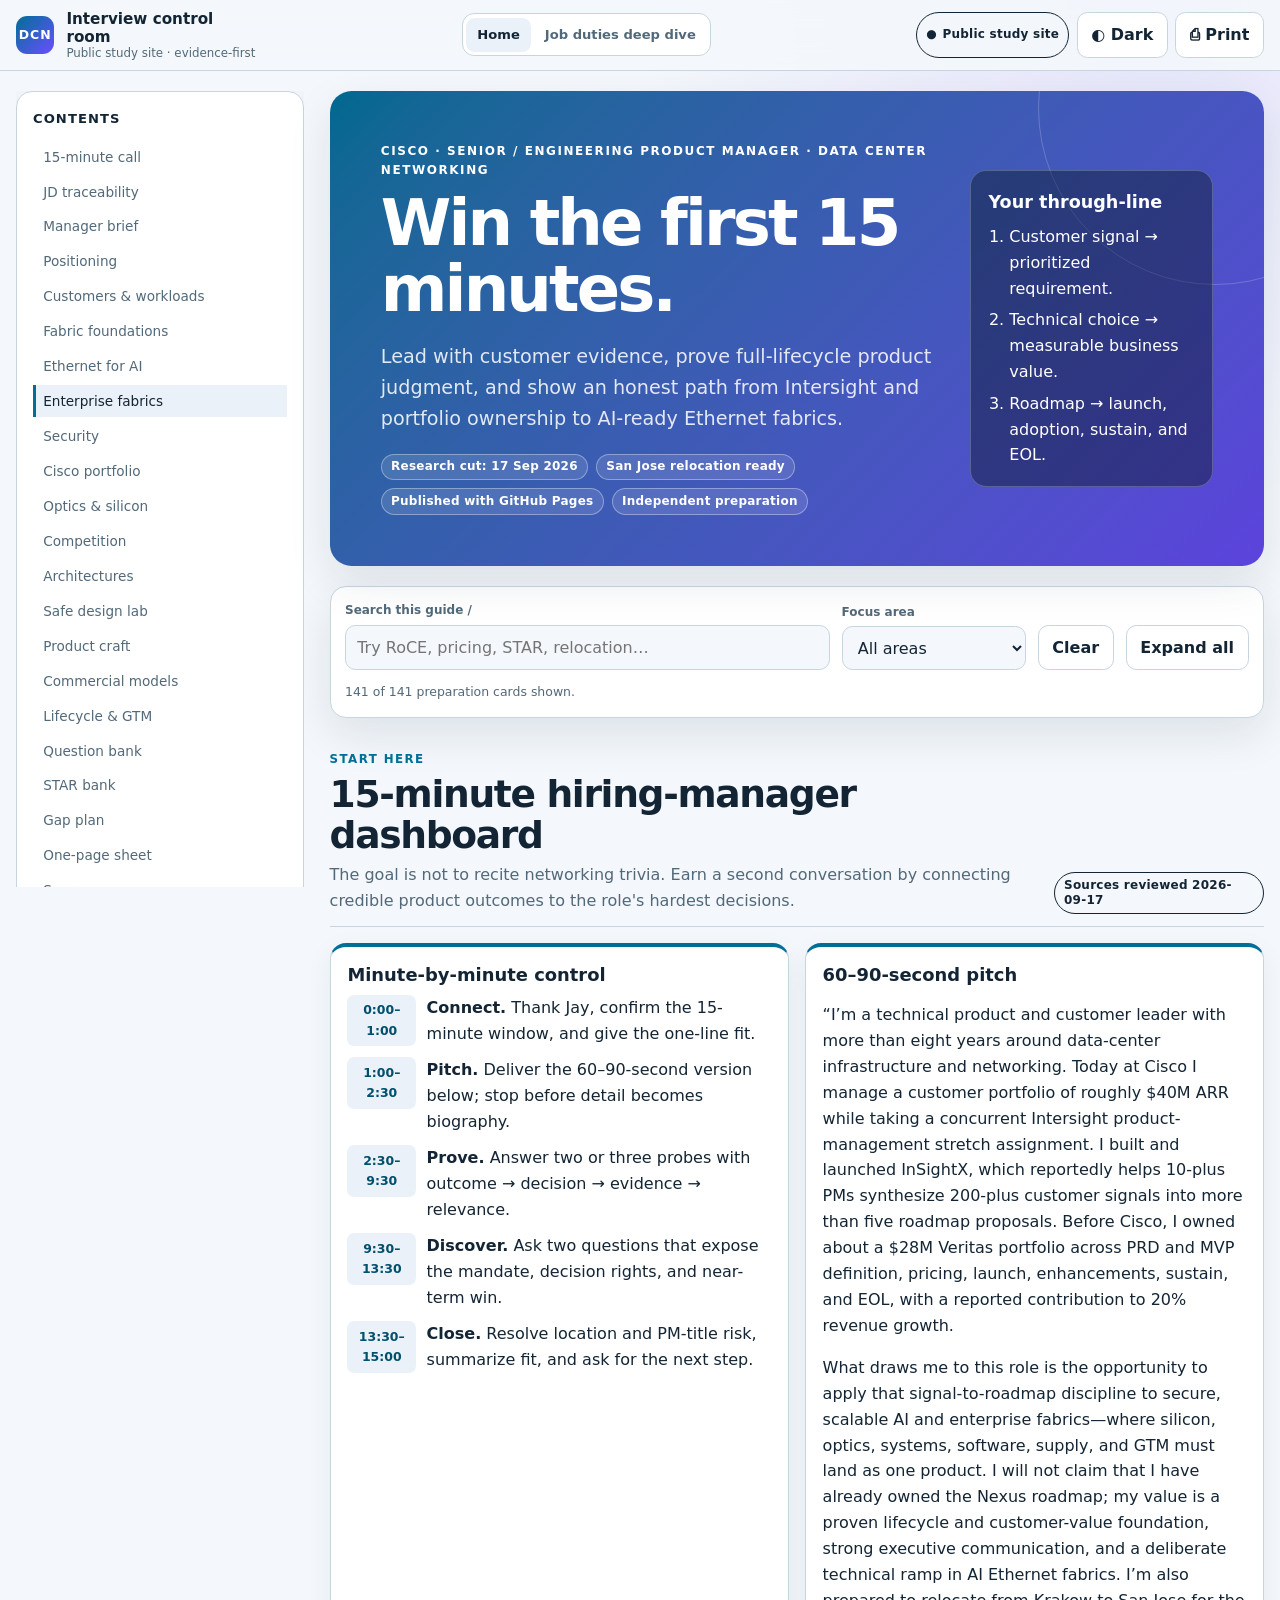
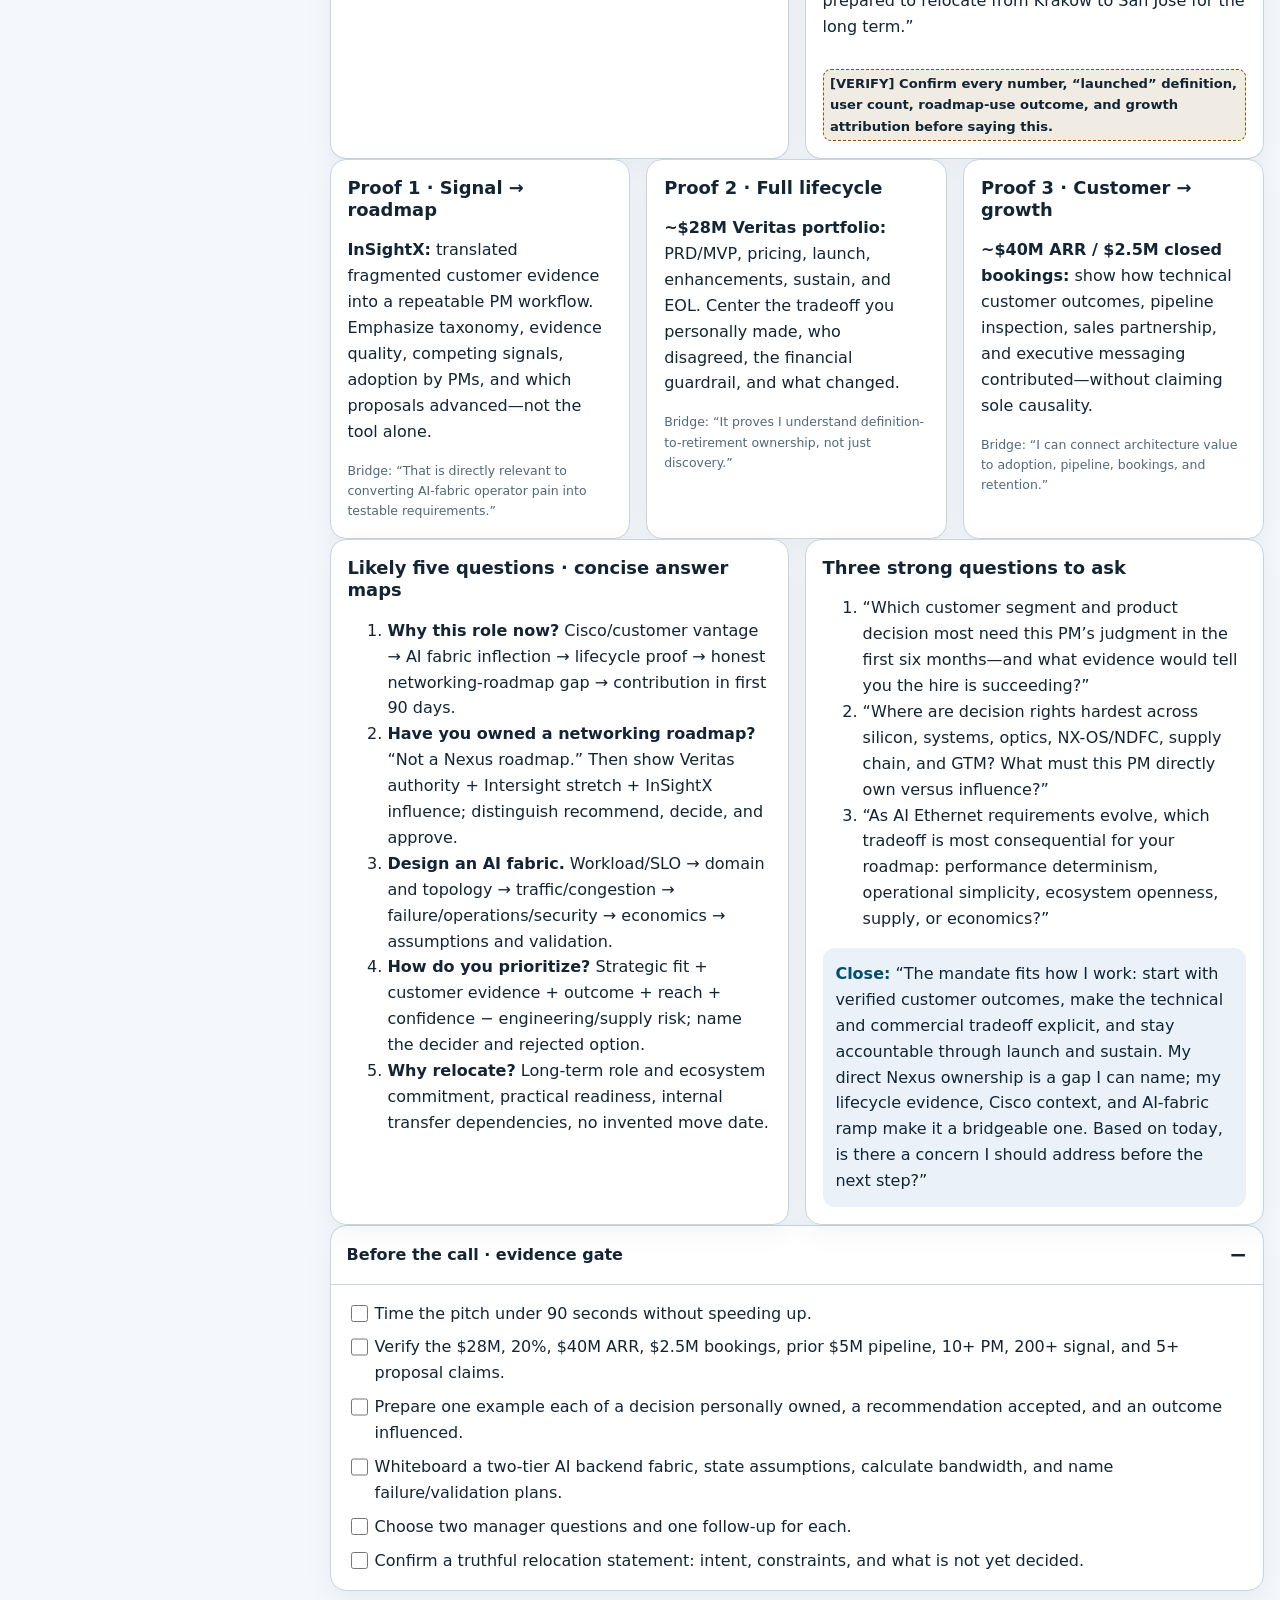
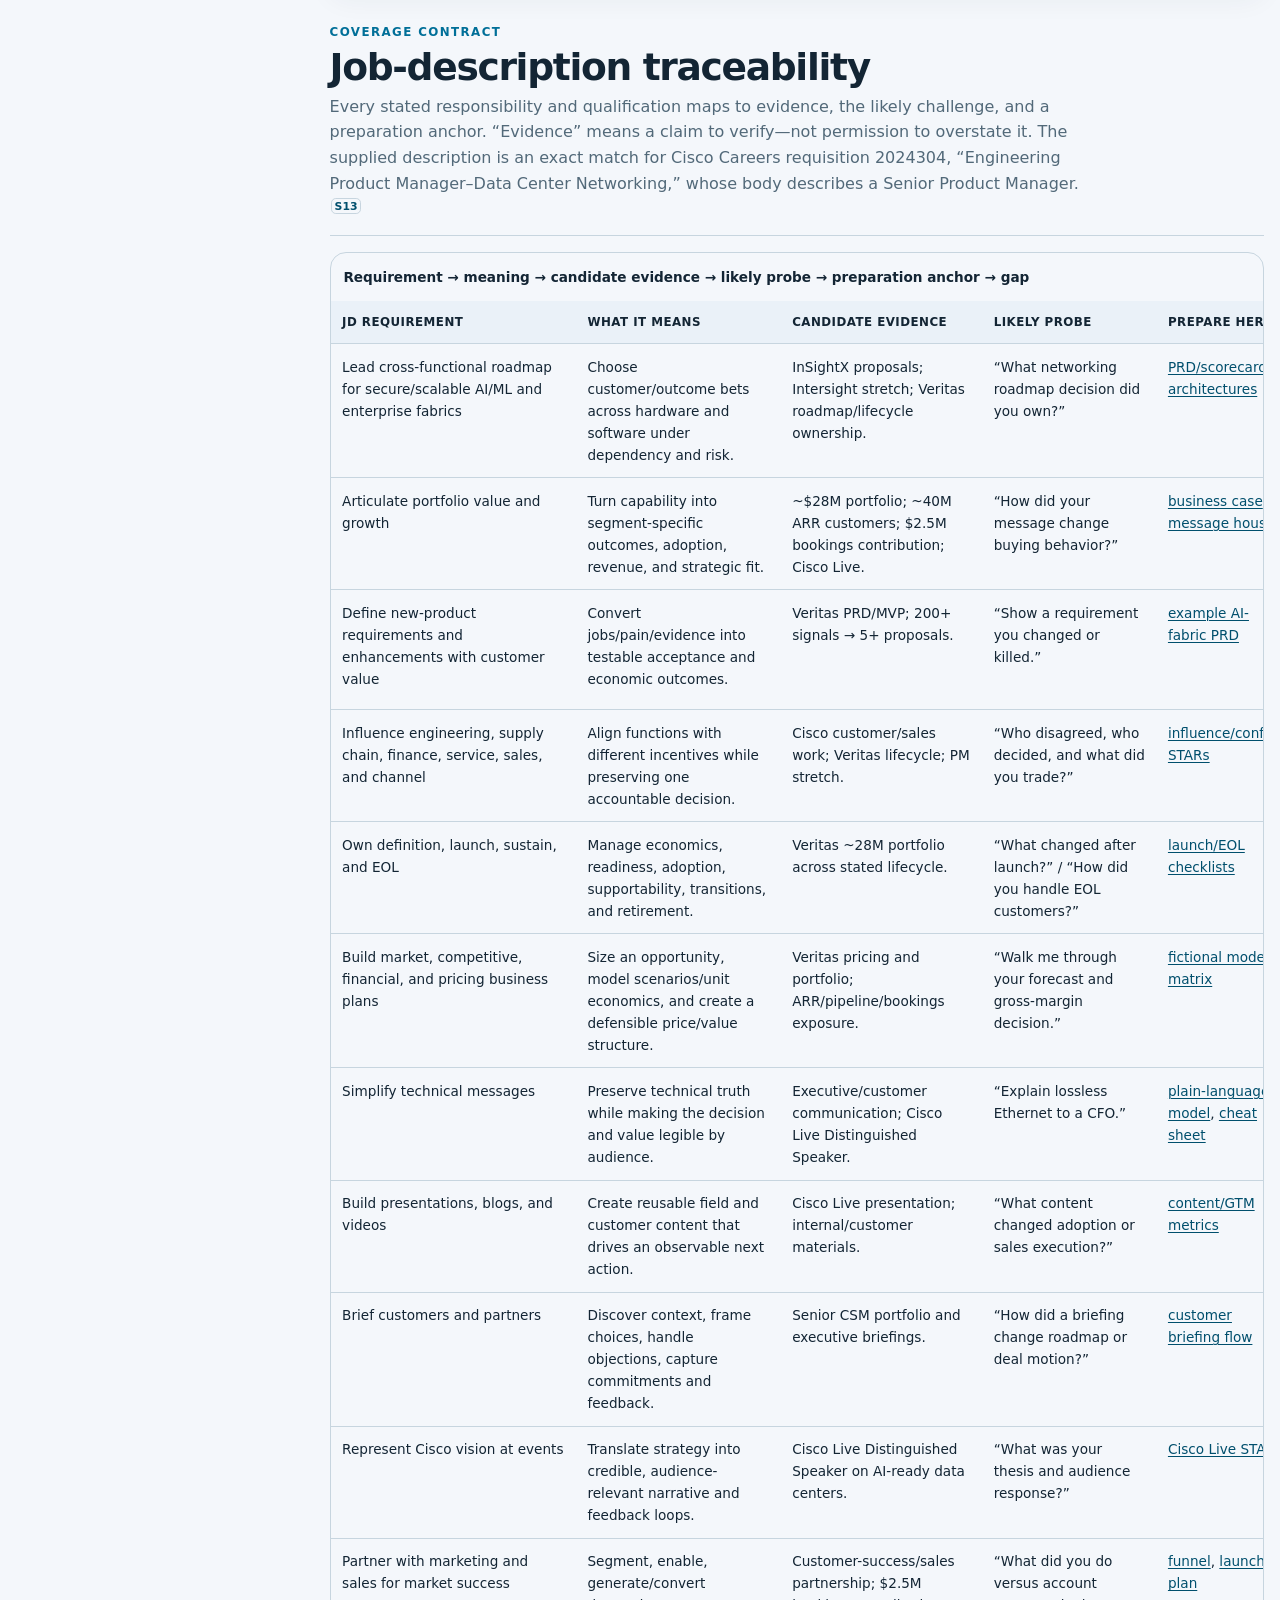
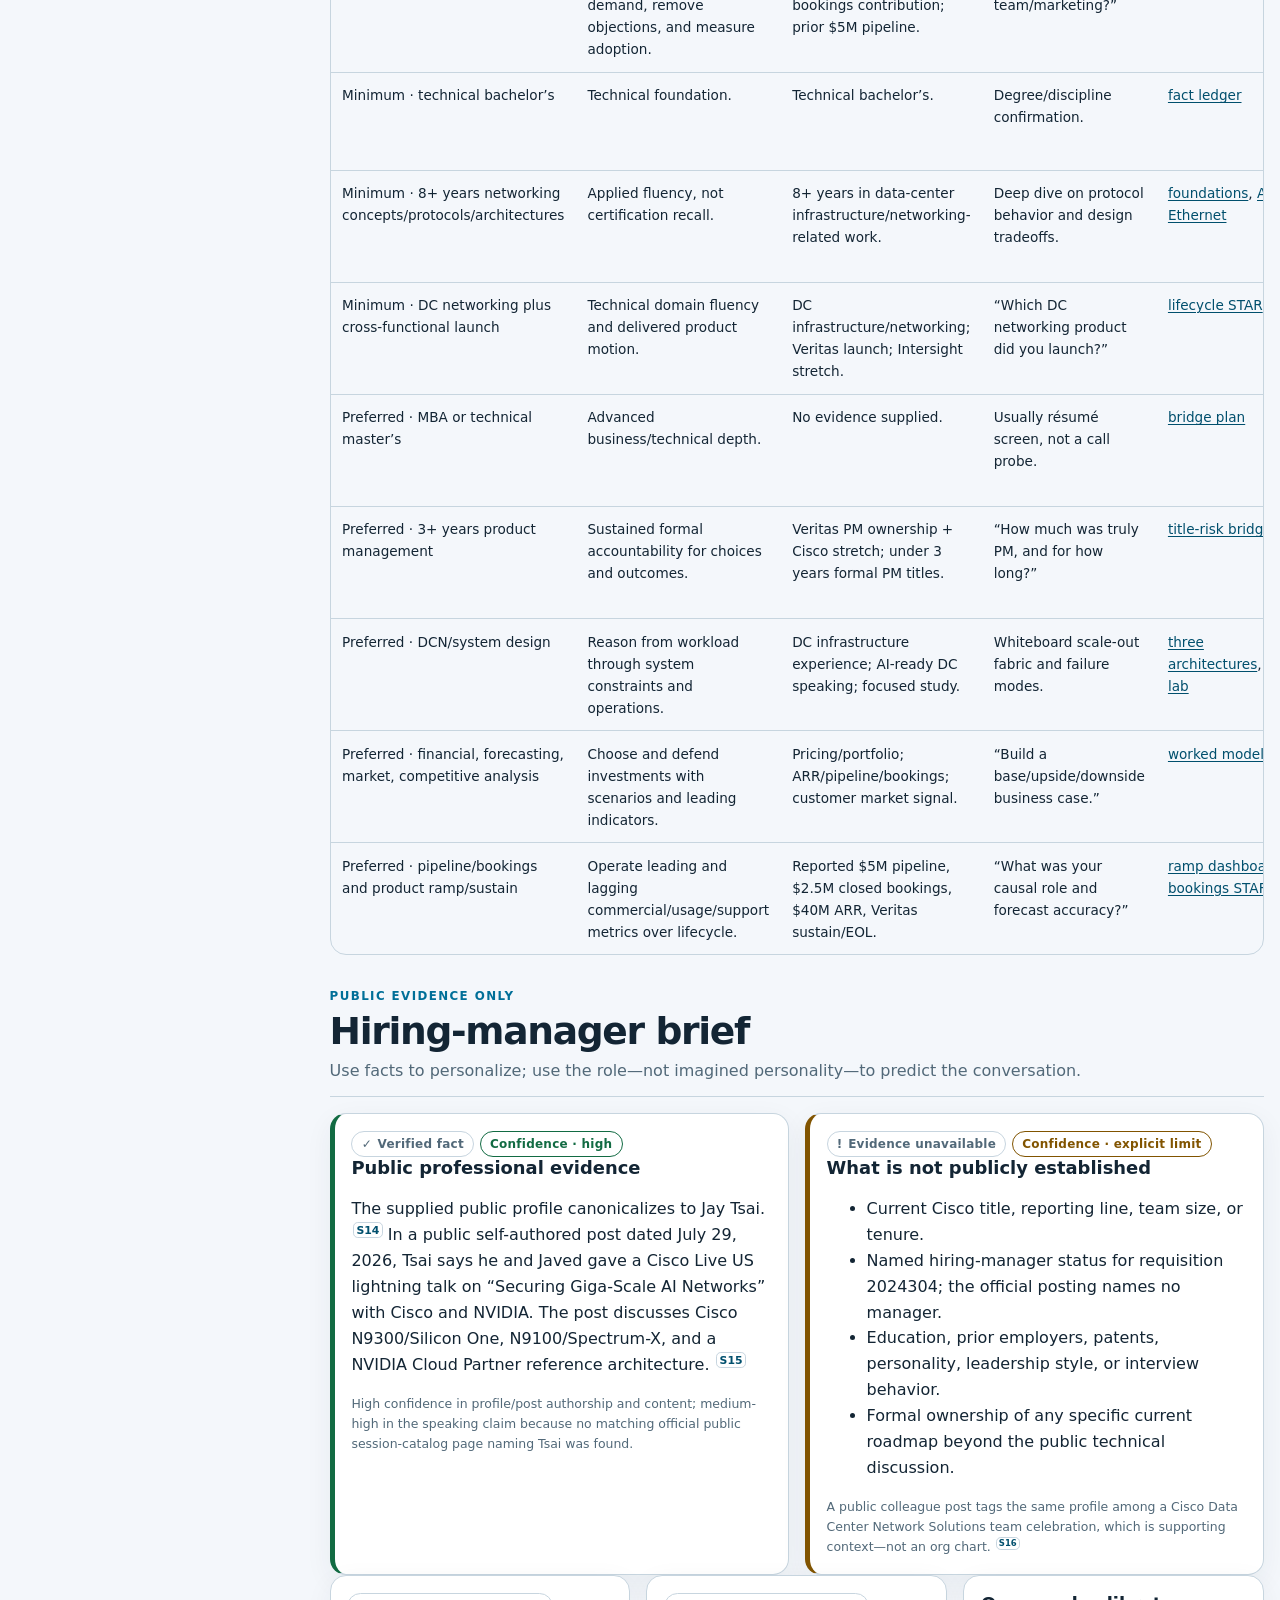
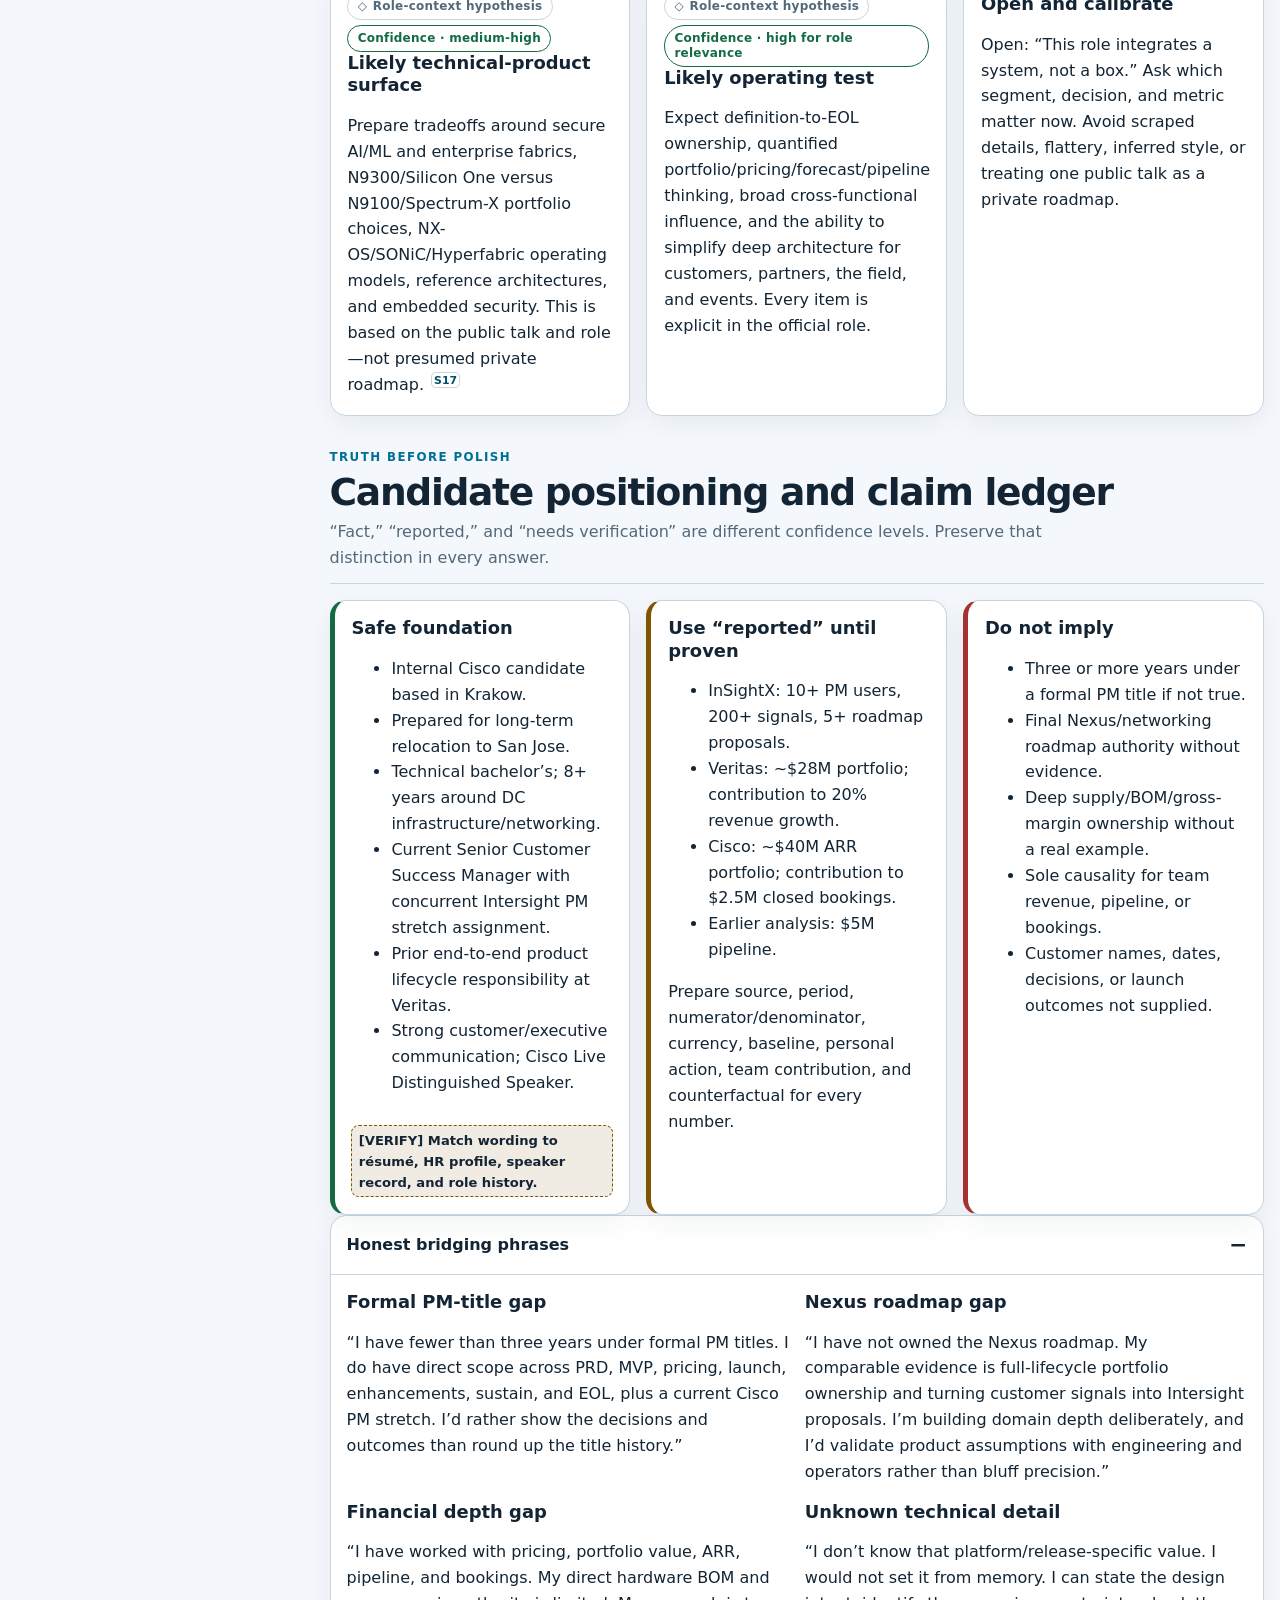
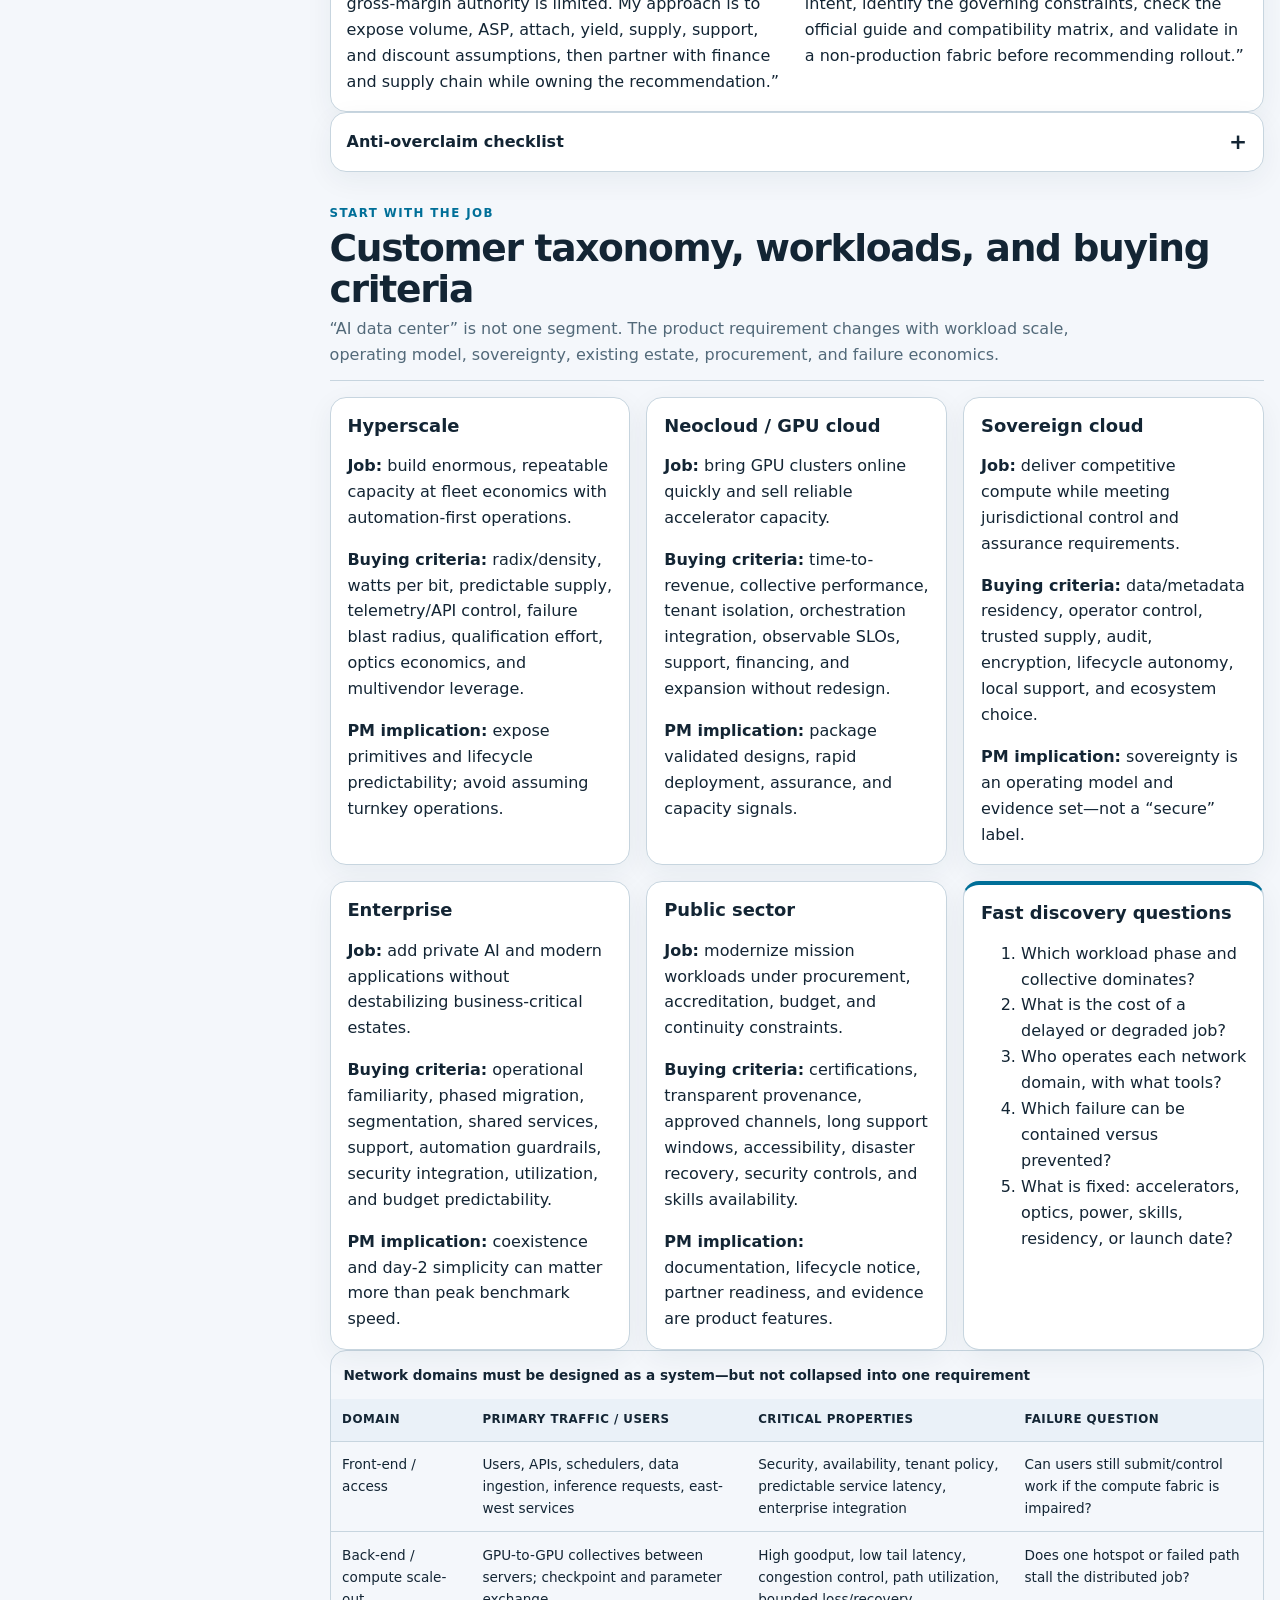
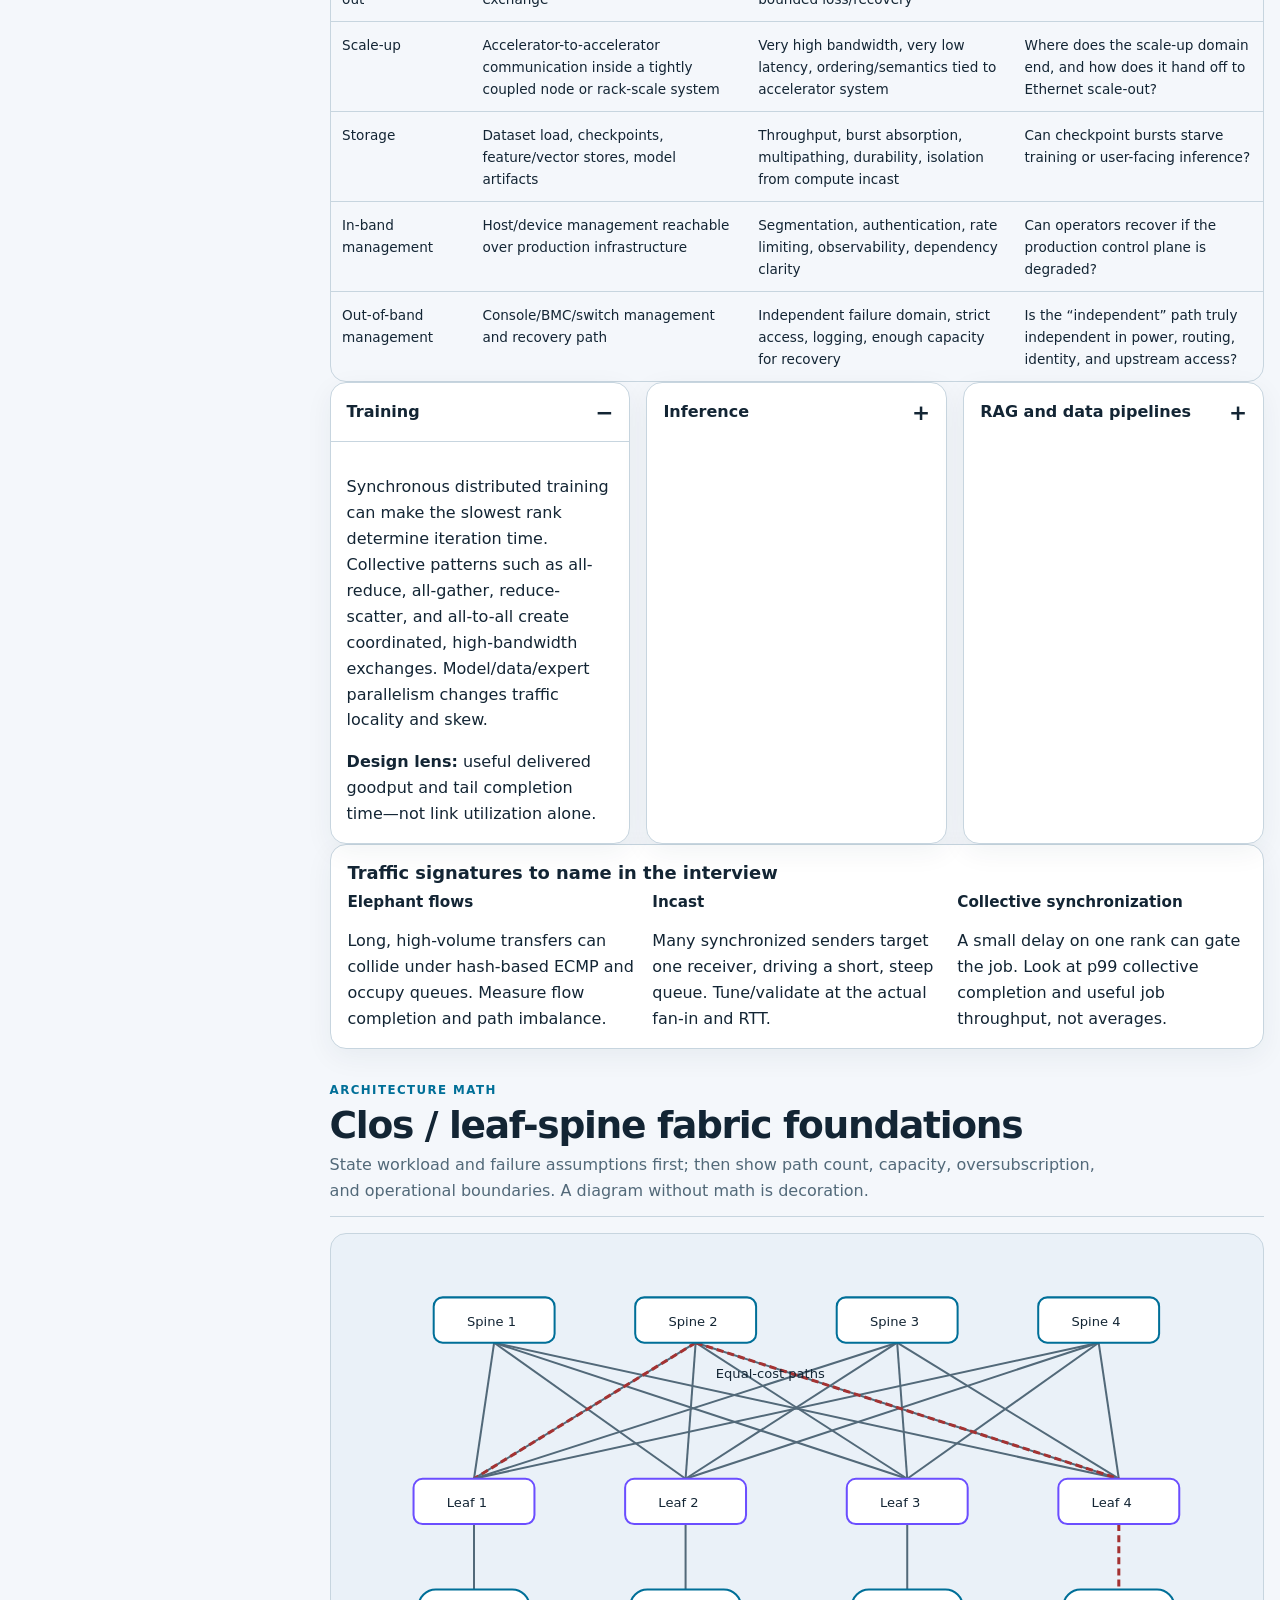
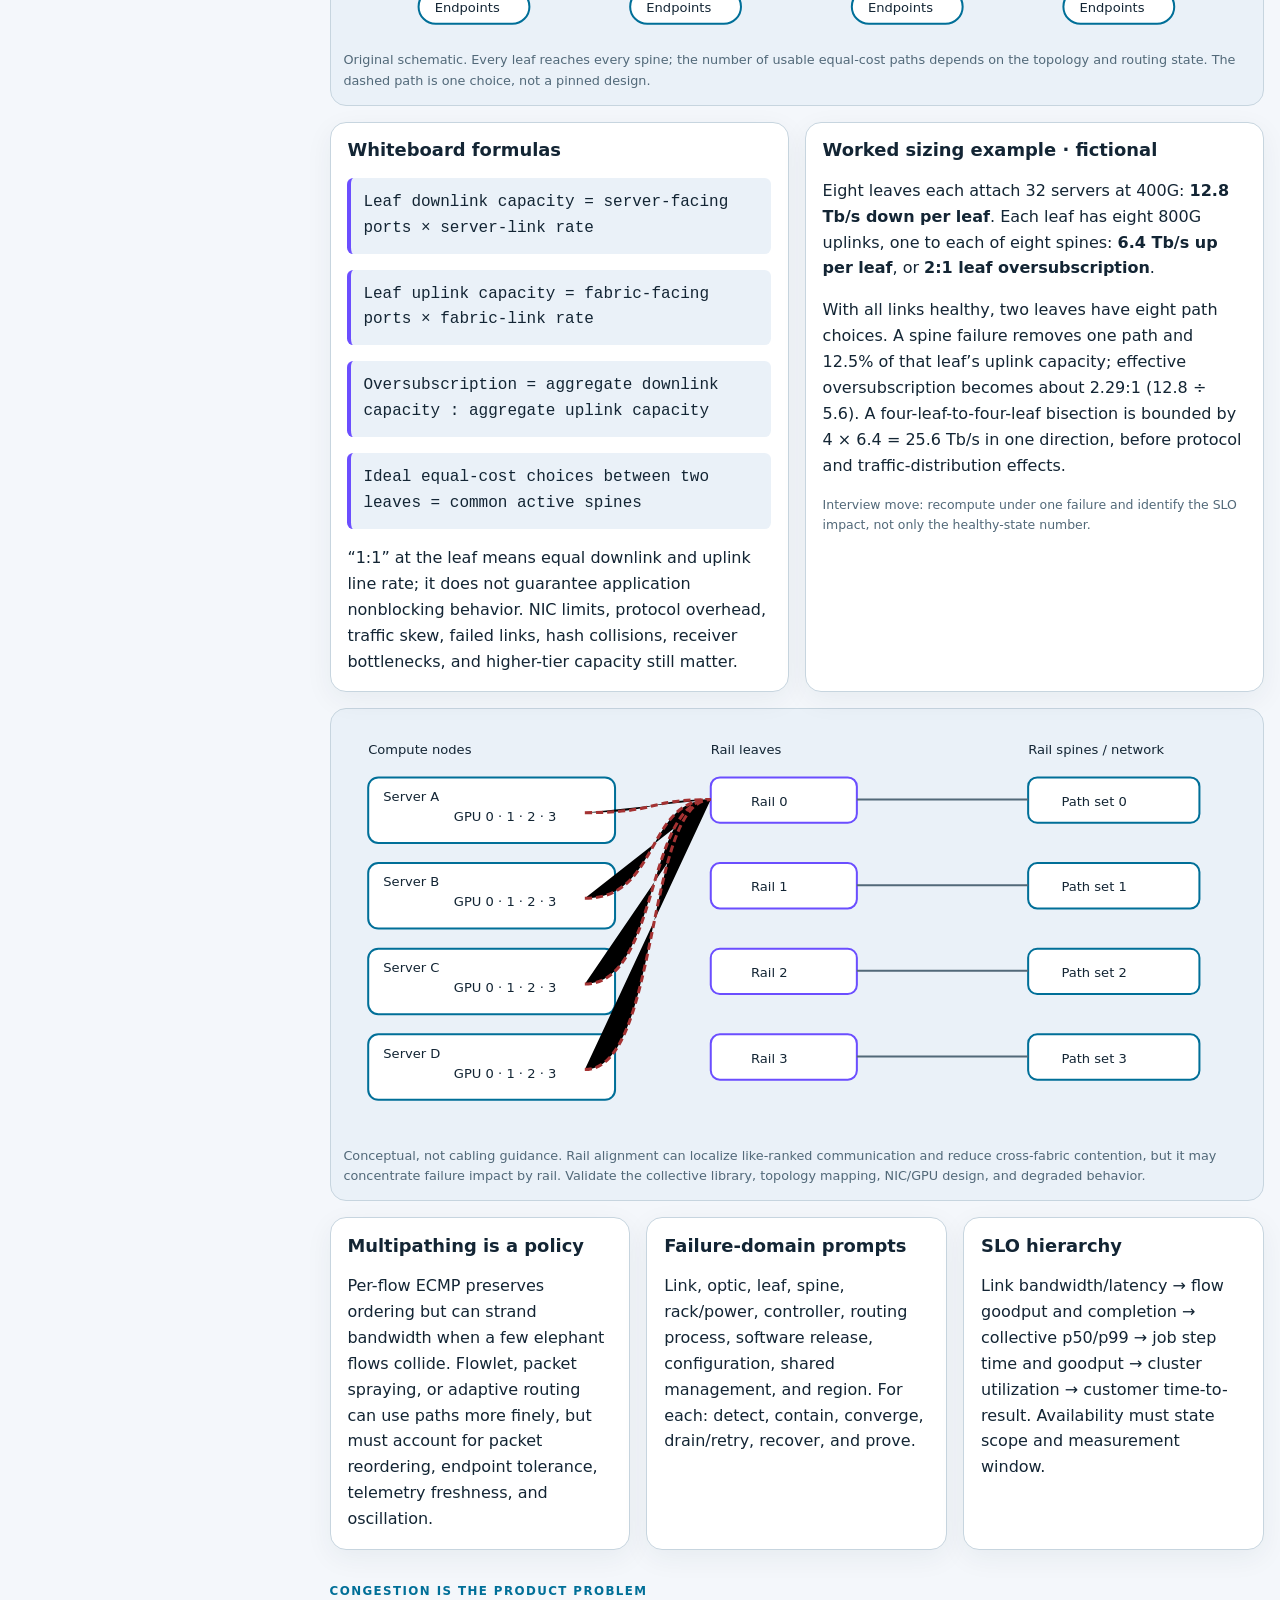
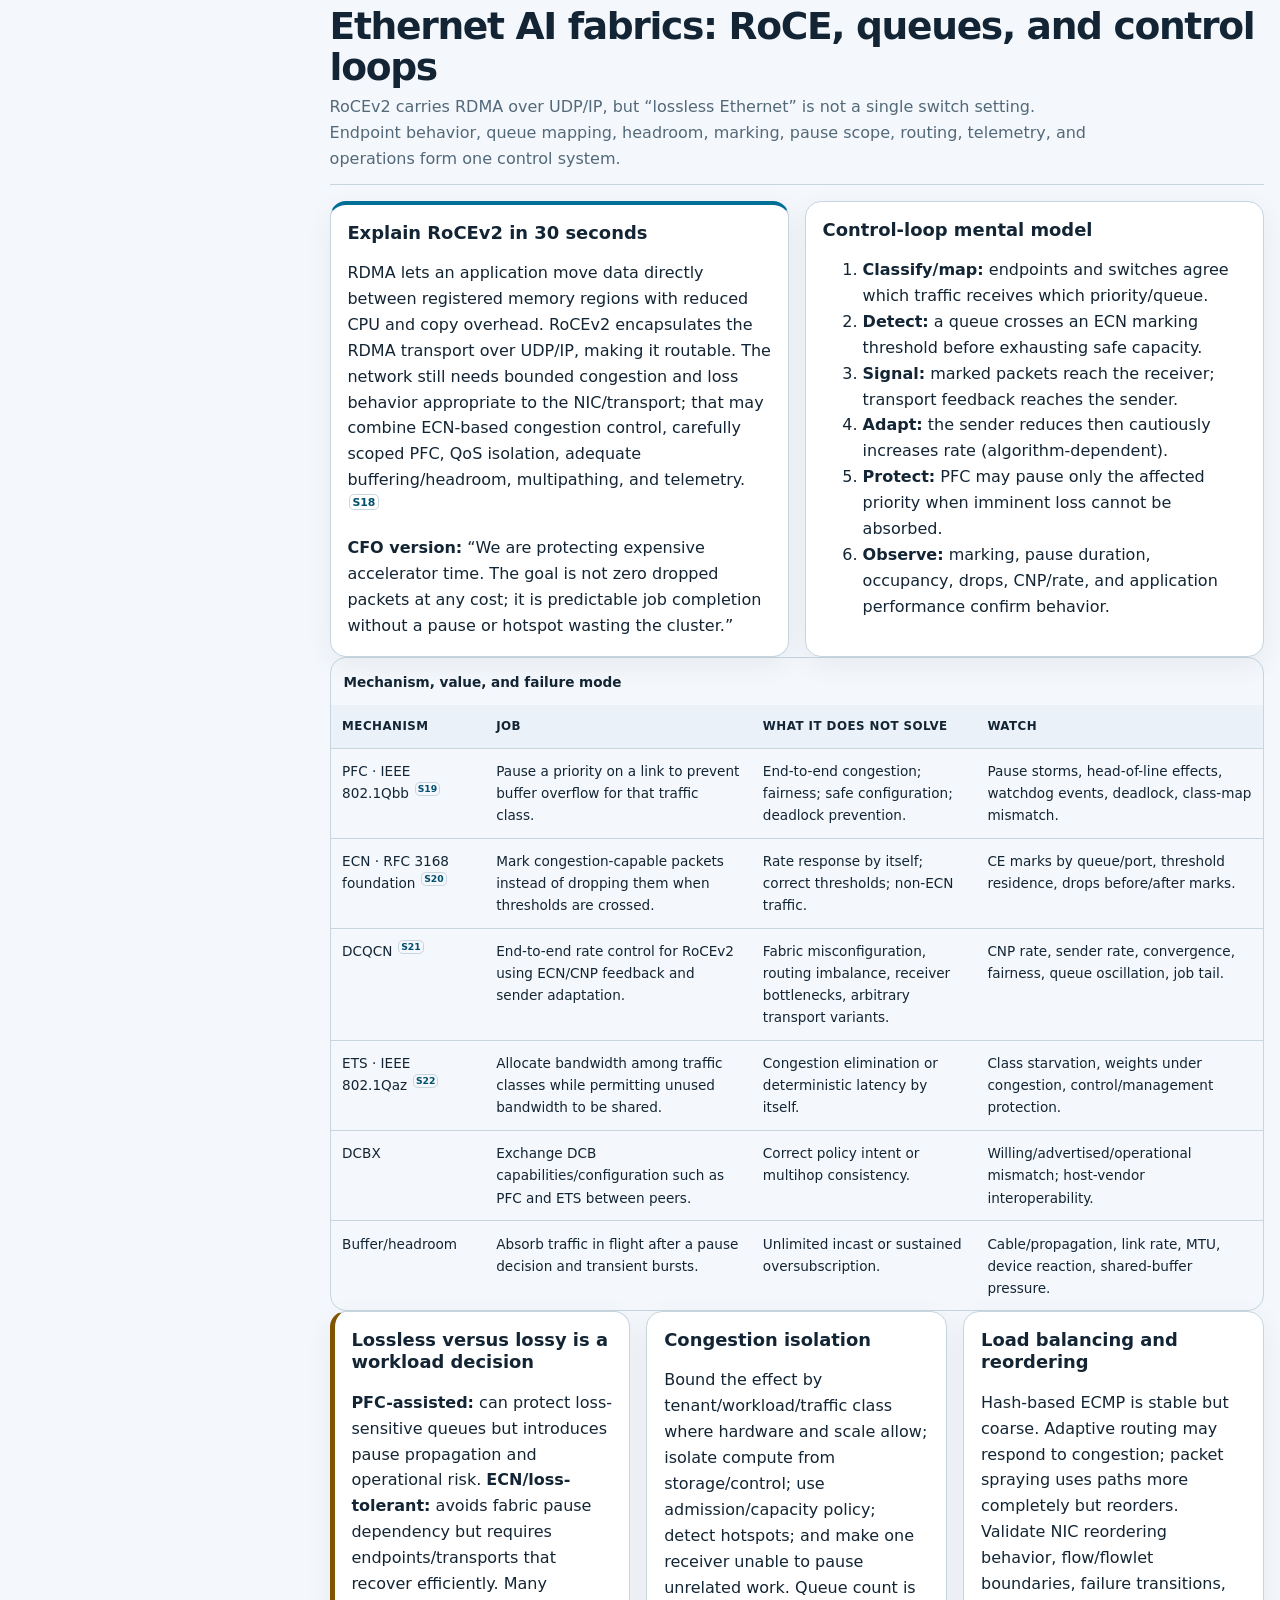
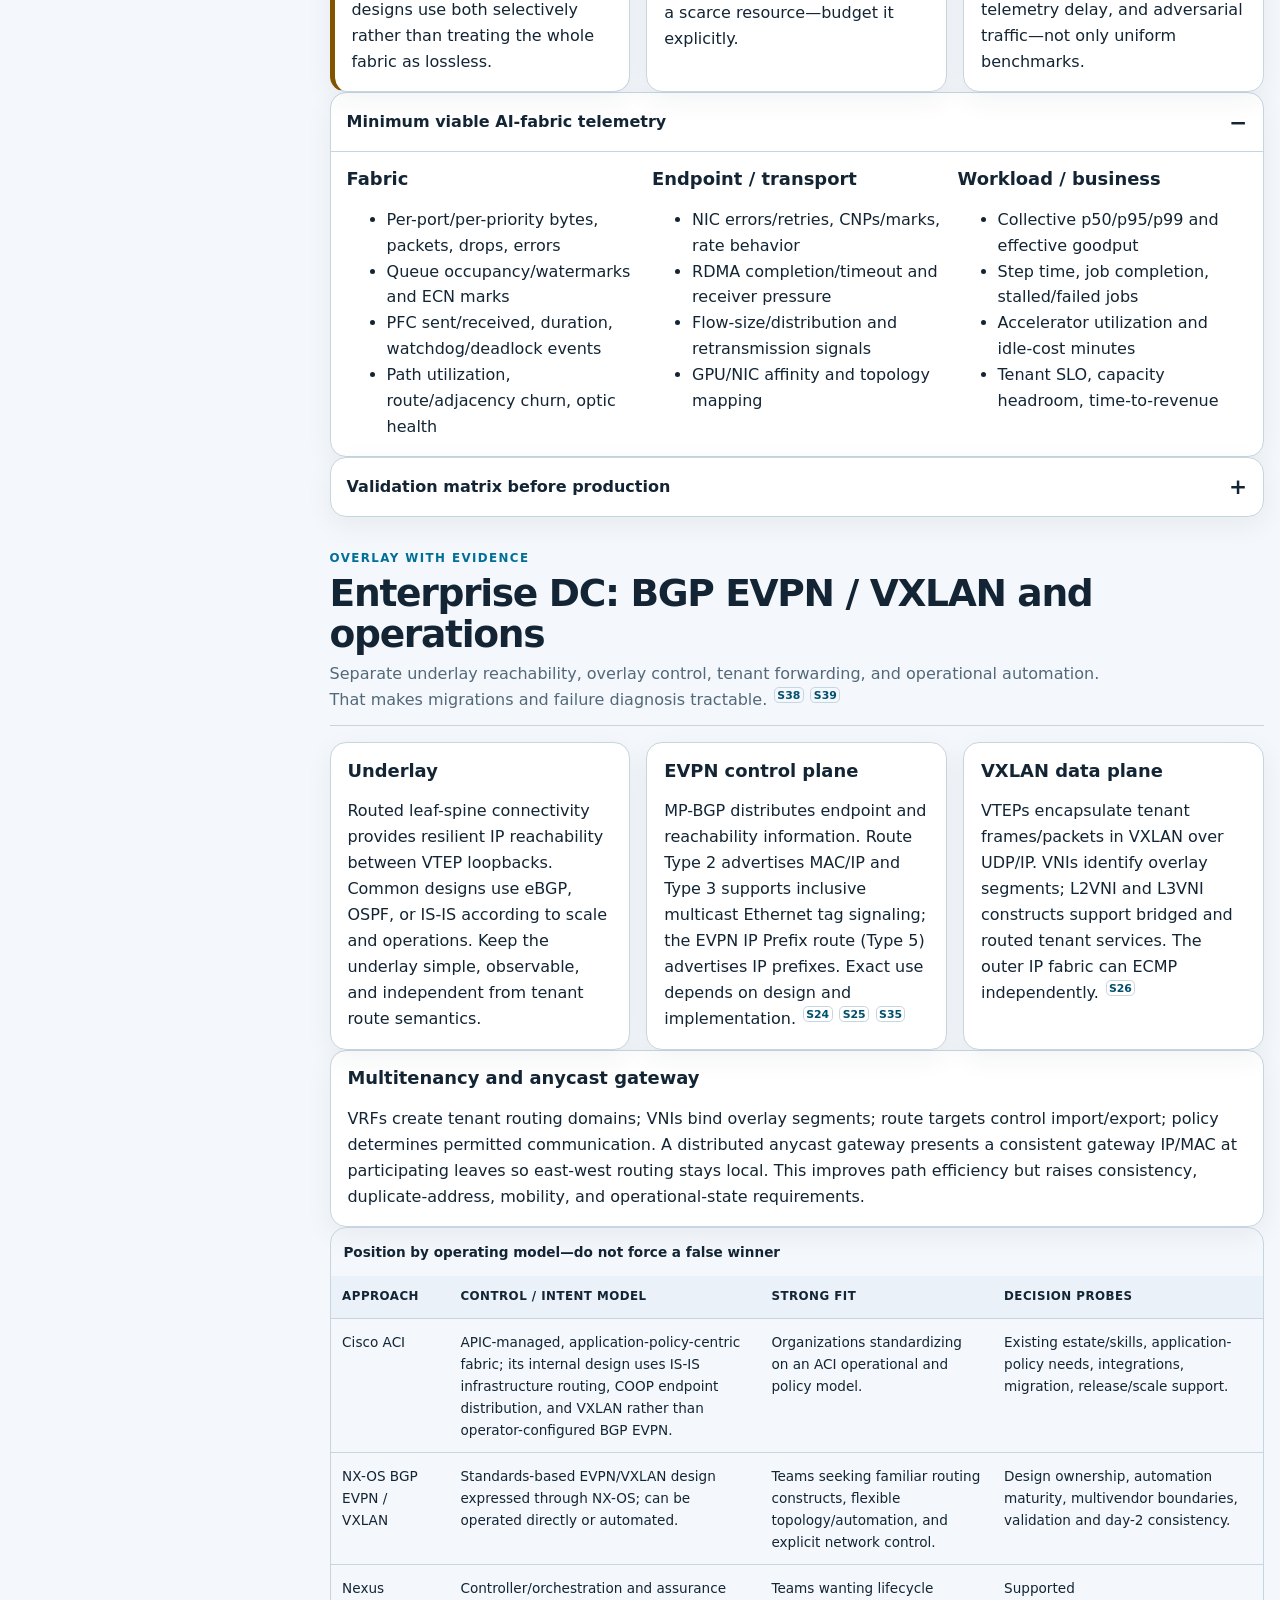
<file: index.html>
<!doctype html>
<html lang="en" data-theme="light">
  <head>
    <meta charset="utf-8">
    <meta name="viewport" content="width=device-width, initial-scale=1">
    <meta
      http-equiv="Content-Security-Policy"
      content="default-src 'self'; img-src 'self' data:; style-src 'self' 'unsafe-inline'; script-src 'self'; connect-src 'none'; object-src 'none'; base-uri 'none'; form-action 'none'"
    >
    <meta name="robots" content="noindex,nofollow,noarchive,nosnippet">
    <meta name="referrer" content="no-referrer">
    <meta
      name="description"
      content="Public, evidence-first preparation guide for a Cisco Data Center Networking Product Manager hiring-manager conversation."
    >
    <title>DC Networking PM Interview Preparation</title>
    <link rel="stylesheet" href="styles.css">
    <script src="app.js" defer></script>
  </head>
  <body data-progress-key="dcn-prep-progress">
    <a class="skip-link" href="#main-content">Skip to interview dashboard</a>

    <header class="topbar">
      <div class="brand-lockup">
        <span class="brand-mark" aria-hidden="true">DCN</span>
        <span class="brand-copy">
          <strong>Interview control room</strong>
          <span>Public study site · evidence-first</span>
        </span>
      </div>
      <nav class="site-tabs" aria-label="Site pages">
        <a href="index.html" aria-current="page">Home</a>
        <a href="duties.html">Job duties deep dive</a>
      </nav>
      <div class="top-actions">
        <span class="privacy-chip label-wide">Public study site</span>
        <button id="theme-toggle" type="button" aria-pressed="false" title="Toggle color theme">
          <span aria-hidden="true">◐</span> <span data-theme-label>Dark</span>
        </button>
        <button id="print-page" type="button" title="Print the guide or save it as a personal PDF">
          <span aria-hidden="true">⎙</span> <span class="label-wide">Print</span>
        </button>
      </div>
    </header>

    <div class="layout">
      <aside class="sidebar" aria-label="Preparation navigation and progress">
        <div class="sidebar-card toc-card">
          <h2>Contents</h2>
          <nav class="toc" aria-label="Interview preparation sections">
            <a href="#call-dashboard">15-minute call</a>
            <a href="#role-traceability">JD traceability</a>
            <a href="#manager-brief">Manager brief</a>
            <a href="#candidate-positioning">Positioning</a>
            <a href="#customer-workloads">Customers &amp; workloads</a>
            <a href="#fabric-foundations">Fabric foundations</a>
            <a href="#ethernet-ai">Ethernet for AI</a>
            <a href="#enterprise-fabrics">Enterprise fabrics</a>
            <a href="#security">Security</a>
            <a href="#cisco-portfolio">Cisco portfolio</a>
            <a href="#optics-silicon">Optics &amp; silicon</a>
            <a href="#competitive-landscape">Competition</a>
            <a href="#reference-architectures">Architectures</a>
            <a href="#design-lab">Safe design lab</a>
            <a href="#product-craft">Product craft</a>
            <a href="#commercial">Commercial models</a>
            <a href="#launch-lifecycle">Lifecycle &amp; GTM</a>
            <a href="#interview-bank">Question bank</a>
            <a href="#star-bank">STAR bank</a>
            <a href="#gap-plan">Gap plan</a>
            <a href="#cheat-sheet">One-page sheet</a>
            <a href="#source-register">Sources</a>
            <a href="#privacy-integrity">Integrity</a>
          </nav>
        </div>

        <div class="sidebar-card">
          <h2>Local readiness</h2>
          <div class="readiness">
            <div id="readiness-ring" class="readiness-ring" role="img" aria-label="0% ready">
              <span id="readiness-value">0%</span>
            </div>
            <div id="readiness-copy" class="readiness-copy">0 evidence checks completed locally</div>
          </div>
          <p class="fine-print">Saved only in this browser's local storage. Nothing is transmitted.</p>
          <button id="reset-progress" type="button">Reset progress</button>
        </div>
      </aside>

      <main id="main-content" class="content">
        <section class="hero" aria-labelledby="page-title">
          <div>
            <p class="eyebrow">Cisco · Senior / Engineering Product Manager · Data Center Networking</p>
            <h1 id="page-title">Win the first 15 minutes.</h1>
            <p class="lede">
              Lead with customer evidence, prove full-lifecycle product judgment, and show an honest path from
              Intersight and portfolio ownership to AI-ready Ethernet fabrics.
            </p>
            <div class="hero-meta">
              <span class="tag">Research cut: 17 Sep 2026</span>
              <span class="tag">San Jose relocation ready</span>
              <span class="tag">Published with GitHub Pages</span>
              <span class="tag">Independent preparation</span>
            </div>
          </div>
          <div class="hero-brief">
            <strong>Your through-line</strong>
            <ol>
              <li>Customer signal → prioritized requirement.</li>
              <li>Technical choice → measurable business value.</li>
              <li>Roadmap → launch, adoption, sustain, and EOL.</li>
            </ol>
          </div>
        </section>

        <div class="controls" role="search" aria-label="Filter preparation content">
          <div class="field">
            <label for="site-search">Search this guide <span aria-hidden="true">/</span></label>
            <input
              id="site-search"
              type="search"
              placeholder="Try RoCE, pricing, STAR, relocation…"
              autocomplete="off"
            >
          </div>
          <div class="field">
            <label for="category-filter">Focus area</label>
            <select id="category-filter">
              <option value="all">All areas</option>
              <option value="call">15-minute call</option>
              <option value="technical">Technical</option>
              <option value="portfolio">Cisco portfolio</option>
              <option value="commercial">Commercial / PM</option>
              <option value="interview">Interview answers</option>
              <option value="evidence">Evidence / integrity</option>
            </select>
          </div>
          <button id="clear-filter" type="button">Clear</button>
          <button id="expand-toggle" type="button" aria-pressed="false">Expand all</button>
          <div id="filter-status" class="filter-status" role="status" aria-live="polite"></div>
        </div>
        <div id="no-results" class="no-results" role="status">
          No cards match. Clear the filter or search a broader term.
        </div>

        <section id="call-dashboard" class="section" aria-labelledby="call-dashboard-title">
          <div class="section-header">
            <div>
              <p class="section-kicker">Start here</p>
              <h2 id="call-dashboard-title">15-minute hiring-manager dashboard</h2>
              <p class="section-summary">
                The goal is not to recite networking trivia. Earn a second conversation by connecting credible
                product outcomes to the role's hardest decisions.
              </p>
            </div>
            <span class="freshness high" data-reviewed="2026-09-17">Sources reviewed 2026-09-17</span>
          </div>

          <div class="grid grid-2">
            <article class="card card-accent" data-filter-item data-category="call interview" data-search="agenda minute plan">
              <h3>Minute-by-minute control</h3>
              <ol class="call-plan">
                <li>
                  <span class="timebox">0:00–1:00</span>
                  <span><strong>Connect.</strong> Thank Jay, confirm the 15-minute window, and give the one-line fit.</span>
                </li>
                <li>
                  <span class="timebox">1:00–2:30</span>
                  <span><strong>Pitch.</strong> Deliver the 60–90-second version below; stop before detail becomes biography.</span>
                </li>
                <li>
                  <span class="timebox">2:30–9:30</span>
                  <span><strong>Prove.</strong> Answer two or three probes with outcome → decision → evidence → relevance.</span>
                </li>
                <li>
                  <span class="timebox">9:30–13:30</span>
                  <span><strong>Discover.</strong> Ask two questions that expose the mandate, decision rights, and near-term win.</span>
                </li>
                <li>
                  <span class="timebox">13:30–15:00</span>
                  <span><strong>Close.</strong> Resolve location and PM-title risk, summarize fit, and ask for the next step.</span>
                </li>
              </ol>
            </article>

            <article class="card card-accent" data-filter-item data-category="call interview" data-search="pitch tell me about yourself">
              <h3>60–90-second pitch</h3>
              <p>
                “I’m a technical product and customer leader with more than eight years around data-center
                infrastructure and networking. Today at Cisco I manage a customer portfolio of roughly $40M ARR while
                taking a concurrent Intersight product-management stretch assignment. I built and launched InSightX,
                which reportedly helps 10-plus PMs synthesize 200-plus customer signals into more than five roadmap
                proposals. Before Cisco, I owned about a $28M Veritas portfolio across PRD and MVP definition, pricing,
                launch, enhancements, sustain, and EOL, with a reported contribution to 20% revenue growth.
              </p>
              <p>
                What draws me to this role is the opportunity to apply that signal-to-roadmap discipline to secure,
                scalable AI and enterprise fabrics—where silicon, optics, systems, software, supply, and GTM must land
                as one product. I will not claim that I have already owned the Nexus roadmap; my value is a proven
                lifecycle and customer-value foundation, strong executive communication, and a deliberate technical
                ramp in AI Ethernet fabrics. I’m also prepared to relocate from Krakow to San Jose for the long term.”
              </p>
              <p class="prompt">[VERIFY] Confirm every number, “launched” definition, user count, roadmap-use outcome, and growth attribution before saying this.</p>
            </article>
          </div>

          <div class="grid grid-3">
            <article class="card" data-filter-item data-category="call interview evidence" data-search="proof customer signals InsightX">
              <h3>Proof 1 · Signal → roadmap</h3>
              <p>
                <strong>InSightX:</strong> translated fragmented customer evidence into a repeatable PM workflow.
                Emphasize taxonomy, evidence quality, competing signals, adoption by PMs, and which proposals advanced—not
                the tool alone.
              </p>
              <p class="fine-print">Bridge: “That is directly relevant to converting AI-fabric operator pain into testable requirements.”</p>
            </article>
            <article class="card" data-filter-item data-category="call interview commercial" data-search="proof lifecycle Veritas 28M pricing EOL">
              <h3>Proof 2 · Full lifecycle</h3>
              <p>
                <strong>~$28M Veritas portfolio:</strong> PRD/MVP, pricing, launch, enhancements, sustain, and EOL.
                Center the tradeoff you personally made, who disagreed, the financial guardrail, and what changed.
              </p>
              <p class="fine-print">Bridge: “It proves I understand definition-to-retirement ownership, not just discovery.”</p>
            </article>
            <article class="card" data-filter-item data-category="call interview commercial" data-search="proof Cisco ARR bookings customer executives">
              <h3>Proof 3 · Customer → growth</h3>
              <p>
                <strong>~$40M ARR / $2.5M closed bookings:</strong> show how technical customer outcomes, pipeline
                inspection, sales partnership, and executive messaging contributed—without claiming sole causality.
              </p>
              <p class="fine-print">Bridge: “I can connect architecture value to adoption, pipeline, bookings, and retention.”</p>
            </article>
          </div>

          <div class="grid grid-2">
            <article class="card" data-filter-item data-category="call interview" data-search="likely five questions answers">
              <h3>Likely five questions · concise answer maps</h3>
              <ol>
                <li>
                  <strong>Why this role now?</strong> Cisco/customer vantage → AI fabric inflection → lifecycle proof →
                  honest networking-roadmap gap → contribution in first 90 days.
                </li>
                <li>
                  <strong>Have you owned a networking roadmap?</strong> “Not a Nexus roadmap.” Then show Veritas
                  authority + Intersight stretch + InSightX influence; distinguish recommend, decide, and approve.
                </li>
                <li>
                  <strong>Design an AI fabric.</strong> Workload/SLO → domain and topology → traffic/congestion →
                  failure/operations/security → economics → assumptions and validation.
                </li>
                <li>
                  <strong>How do you prioritize?</strong> Strategic fit + customer evidence + outcome + reach +
                  confidence − engineering/supply risk; name the decider and rejected option.
                </li>
                <li>
                  <strong>Why relocate?</strong> Long-term role and ecosystem commitment, practical readiness, internal
                  transfer dependencies, no invented move date.
                </li>
              </ol>
            </article>

            <article class="card" data-filter-item data-category="call interview" data-search="questions ask hiring manager close">
              <h3>Three strong questions to ask</h3>
              <ol>
                <li>
                  “Which customer segment and product decision most need this PM’s judgment in the first six months—and
                  what evidence would tell you the hire is succeeding?”
                </li>
                <li>
                  “Where are decision rights hardest across silicon, systems, optics, NX-OS/NDFC, supply chain, and GTM?
                  What must this PM directly own versus influence?”
                </li>
                <li>
                  “As AI Ethernet requirements evolve, which tradeoff is most consequential for your roadmap:
                  performance determinism, operational simplicity, ecosystem openness, supply, or economics?”
                </li>
              </ol>
              <div class="answer">
                <strong>Close:</strong> “The mandate fits how I work: start with verified customer outcomes, make the
                technical and commercial tradeoff explicit, and stay accountable through launch and sustain. My direct
                Nexus ownership is a gap I can name; my lifecycle evidence, Cisco context, and AI-fabric ramp make it a
                bridgeable one. Based on today, is there a concern I should address before the next step?”
              </div>
            </article>
          </div>

          <details class="card" open data-filter-item data-category="call evidence" data-search="readiness checklist call preparation">
            <summary>Before the call · evidence gate</summary>
            <div class="details-body">
              <ul class="checklist">
                <li>
                  <label>
                    <input type="checkbox" data-progress="pitch-timed">
                    <span>Time the pitch under 90 seconds without speeding up.</span>
                  </label>
                </li>
                <li>
                  <label>
                    <input type="checkbox" data-progress="metrics-verified">
                    <span>Verify the $28M, 20%, $40M ARR, $2.5M bookings, prior $5M pipeline, 10+ PM, 200+ signal, and 5+ proposal claims.</span>
                  </label>
                </li>
                <li>
                  <label>
                    <input type="checkbox" data-progress="decision-rights">
                    <span>Prepare one example each of a decision personally owned, a recommendation accepted, and an outcome influenced.</span>
                  </label>
                </li>
                <li>
                  <label>
                    <input type="checkbox" data-progress="architecture-whiteboard">
                    <span>Whiteboard a two-tier AI backend fabric, state assumptions, calculate bandwidth, and name failure/validation plans.</span>
                  </label>
                </li>
                <li>
                  <label>
                    <input type="checkbox" data-progress="manager-questions">
                    <span>Choose two manager questions and one follow-up for each.</span>
                  </label>
                </li>
                <li>
                  <label>
                    <input type="checkbox" data-progress="relocation-facts">
                    <span>Confirm a truthful relocation statement: intent, constraints, and what is not yet decided.</span>
                  </label>
                </li>
              </ul>
            </div>
          </details>
        </section>

        <section id="role-traceability" class="section" aria-labelledby="role-traceability-title">
          <div class="section-header">
            <div>
              <p class="section-kicker">Coverage contract</p>
              <h2 id="role-traceability-title">Job-description traceability</h2>
              <p class="section-summary">
                Every stated responsibility and qualification maps to evidence, the likely challenge, and a preparation
                anchor. “Evidence” means a claim to verify—not permission to overstate it. The supplied description is
                an exact match for Cisco Careers requisition 2024304, “Engineering Product Manager–Data Center
                Networking,” whose body describes a Senior Product Manager.
                <a class="cite" href="#src-cisco-job" aria-label="Source: Cisco Careers requisition 2024304">S13</a>
              </p>
            </div>
          </div>
          <div class="table-wrap" data-filter-item data-category="interview evidence" data-search="JD responsibilities requirements traceability matrix">
            <table>
              <caption>Requirement → meaning → candidate evidence → likely probe → preparation anchor → gap</caption>
              <thead>
                <tr>
                  <th scope="col">JD requirement</th>
                  <th scope="col">What it means</th>
                  <th scope="col">Candidate evidence</th>
                  <th scope="col">Likely probe</th>
                  <th scope="col">Prepare here</th>
                  <th scope="col">Gap / integrity check</th>
                </tr>
              </thead>
              <tbody>
                <tr data-jd="1">
                  <td>Lead cross-functional roadmap for secure/scalable AI/ML and enterprise fabrics</td>
                  <td>Choose customer/outcome bets across hardware and software under dependency and risk.</td>
                  <td>InSightX proposals; Intersight stretch; Veritas roadmap/lifecycle ownership.</td>
                  <td>“What networking roadmap decision did you own?”</td>
                  <td><a href="#product-craft">PRD/scorecard</a>, <a href="#reference-architectures">architectures</a></td>
                  <td class="trace-gap">No proven Nexus roadmap ownership; distinguish proposal from final authority.</td>
                </tr>
                <tr data-jd="2">
                  <td>Articulate portfolio value and growth</td>
                  <td>Turn capability into segment-specific outcomes, adoption, revenue, and strategic fit.</td>
                  <td>~$28M portfolio; ~40M ARR customers; $2.5M bookings contribution; Cisco Live.</td>
                  <td>“How did your message change buying behavior?”</td>
                  <td><a href="#commercial">business case</a>, <a href="#launch-lifecycle">message house</a></td>
                  <td>Validate attribution and currency/time window.</td>
                </tr>
                <tr data-jd="3">
                  <td>Define new-product requirements and enhancements with customer value</td>
                  <td>Convert jobs/pain/evidence into testable acceptance and economic outcomes.</td>
                  <td>Veritas PRD/MVP; 200+ signals → 5+ proposals.</td>
                  <td>“Show a requirement you changed or killed.”</td>
                  <td><a href="#product-craft">example AI-fabric PRD</a></td>
                  <td>Bring one sanitized requirement and acceptance metric. <span class="prompt">[ADD YOUR FACT]</span></td>
                </tr>
                <tr data-jd="4">
                  <td>Influence engineering, supply chain, finance, service, sales, and channel</td>
                  <td>Align functions with different incentives while preserving one accountable decision.</td>
                  <td>Cisco customer/sales work; Veritas lifecycle; PM stretch.</td>
                  <td>“Who disagreed, who decided, and what did you trade?”</td>
                  <td><a href="#star-bank">influence/conflict STARs</a></td>
                  <td class="trace-gap">Supply-chain/BOM proof is thin; prepare a real cross-functional example.</td>
                </tr>
                <tr data-jd="5">
                  <td>Own definition, launch, sustain, and EOL</td>
                  <td>Manage economics, readiness, adoption, supportability, transitions, and retirement.</td>
                  <td>Veritas ~28M portfolio across stated lifecycle.</td>
                  <td>“What changed after launch?” / “How did you handle EOL customers?”</td>
                  <td><a href="#launch-lifecycle">launch/EOL checklists</a></td>
                  <td>Specify product, decision scope, dates, and measurable outcome before interview.</td>
                </tr>
                <tr data-jd="6">
                  <td>Build market, competitive, financial, and pricing business plans</td>
                  <td>Size an opportunity, model scenarios/unit economics, and create a defensible price/value structure.</td>
                  <td>Veritas pricing and portfolio; ARR/pipeline/bookings exposure.</td>
                  <td>“Walk me through your forecast and gross-margin decision.”</td>
                  <td><a href="#commercial">fictional models</a>, <a href="#competitive-landscape">matrix</a></td>
                  <td class="trace-gap">Direct BOM/gross-margin/forecast evidence needs strengthening.</td>
                </tr>
                <tr data-jd="7">
                  <td>Simplify technical messages</td>
                  <td>Preserve technical truth while making the decision and value legible by audience.</td>
                  <td>Executive/customer communication; Cisco Live Distinguished Speaker.</td>
                  <td>“Explain lossless Ethernet to a CFO.”</td>
                  <td><a href="#ethernet-ai">plain-language model</a>, <a href="#cheat-sheet">cheat sheet</a></td>
                  <td>Prepare one technical and one executive version of the same story.</td>
                </tr>
                <tr data-jd="8">
                  <td>Build presentations, blogs, and videos</td>
                  <td>Create reusable field and customer content that drives an observable next action.</td>
                  <td>Cisco Live presentation; internal/customer materials.</td>
                  <td>“What content changed adoption or sales execution?”</td>
                  <td><a href="#launch-lifecycle">content/GTM metrics</a></td>
                  <td><span class="prompt">[ADD YOUR FACT]</span> Add one artifact and its measured use.</td>
                </tr>
                <tr data-jd="9">
                  <td>Brief customers and partners</td>
                  <td>Discover context, frame choices, handle objections, capture commitments and feedback.</td>
                  <td>Senior CSM portfolio and executive briefings.</td>
                  <td>“How did a briefing change roadmap or deal motion?”</td>
                  <td><a href="#launch-lifecycle">customer briefing flow</a></td>
                  <td>Separate customer outcome from personal influence.</td>
                </tr>
                <tr data-jd="10">
                  <td>Represent Cisco vision at events</td>
                  <td>Translate strategy into credible, audience-relevant narrative and feedback loops.</td>
                  <td>Cisco Live Distinguished Speaker on AI-ready data centers.</td>
                  <td>“What was your thesis and audience response?”</td>
                  <td><a href="#star-cisco-live">Cisco Live STAR</a></td>
                  <td>Verify title, session, audience, date, and any engagement metric.</td>
                </tr>
                <tr data-jd="11">
                  <td>Partner with marketing and sales for market success</td>
                  <td>Segment, enable, generate/convert demand, remove objections, and measure adoption.</td>
                  <td>Customer-success/sales partnership; $2.5M bookings contribution; prior $5M pipeline.</td>
                  <td>“What did you do versus account team/marketing?”</td>
                  <td><a href="#commercial">funnel</a>, <a href="#launch-lifecycle">launch plan</a></td>
                  <td>Use contribution language; define sourced versus influenced pipeline.</td>
                </tr>
                <tr data-jd="min-degree">
                  <td>Minimum · technical bachelor’s</td>
                  <td>Technical foundation.</td>
                  <td>Technical bachelor’s.</td>
                  <td>Degree/discipline confirmation.</td>
                  <td><a href="#candidate-positioning">fact ledger</a></td>
                  <td><span class="prompt">[VERIFY]</span> Exact degree/discipline/institution wording.</td>
                </tr>
                <tr data-jd="min-networking">
                  <td>Minimum · 8+ years networking concepts/protocols/architectures</td>
                  <td>Applied fluency, not certification recall.</td>
                  <td>8+ years in data-center infrastructure/networking-related work.</td>
                  <td>Deep dive on protocol behavior and design tradeoffs.</td>
                  <td><a href="#fabric-foundations">foundations</a>, <a href="#ethernet-ai">AI Ethernet</a></td>
                  <td>Map an exact career timeline; avoid implying 8+ years of pure network architecture.</td>
                </tr>
                <tr data-jd="min-dcn-launch">
                  <td>Minimum · DC networking plus cross-functional launch</td>
                  <td>Technical domain fluency and delivered product motion.</td>
                  <td>DC infrastructure/networking; Veritas launch; Intersight stretch.</td>
                  <td>“Which DC networking product did you launch?”</td>
                  <td><a href="#star-bank">lifecycle STAR</a></td>
                  <td class="trace-gap">Be exact if launch was adjacent to, not itself, a network platform.</td>
                </tr>
                <tr data-jd="pref-education">
                  <td>Preferred · MBA or technical master’s</td>
                  <td>Advanced business/technical depth.</td>
                  <td>No evidence supplied.</td>
                  <td>Usually résumé screen, not a call probe.</td>
                  <td><a href="#gap-plan">bridge plan</a></td>
                  <td class="trace-gap">Do not imply a degree not held; substitute demonstrated commercial rigor.</td>
                </tr>
                <tr data-jd="pref-pm">
                  <td>Preferred · 3+ years product management</td>
                  <td>Sustained formal accountability for choices and outcomes.</td>
                  <td>Veritas PM ownership + Cisco stretch; under 3 years formal PM titles.</td>
                  <td>“How much was truly PM, and for how long?”</td>
                  <td><a href="#candidate-positioning">title-risk bridge</a></td>
                  <td class="trace-gap">Lead with scope and decisions; never relabel CSM tenure as formal PM.</td>
                </tr>
                <tr data-jd="pref-design">
                  <td>Preferred · DCN/system design</td>
                  <td>Reason from workload through system constraints and operations.</td>
                  <td>DC infrastructure experience; AI-ready DC speaking; focused study.</td>
                  <td>Whiteboard scale-out fabric and failure modes.</td>
                  <td><a href="#reference-architectures">three architectures</a>, <a href="#design-lab">lab</a></td>
                  <td class="trace-gap">Architecture depth must be demonstrated live, not asserted.</td>
                </tr>
                <tr data-jd="pref-commercial">
                  <td>Preferred · financial, forecasting, market, competitive analysis</td>
                  <td>Choose and defend investments with scenarios and leading indicators.</td>
                  <td>Pricing/portfolio; ARR/pipeline/bookings; customer market signal.</td>
                  <td>“Build a base/upside/downside business case.”</td>
                  <td><a href="#commercial">worked model</a></td>
                  <td>Prepare one real forecast decision with assumptions and error/learning.</td>
                </tr>
                <tr data-jd="pref-ramp">
                  <td>Preferred · pipeline/bookings and product ramp/sustain</td>
                  <td>Operate leading and lagging commercial/usage/support metrics over lifecycle.</td>
                  <td>Reported $5M pipeline, $2.5M closed bookings, $40M ARR, Veritas sustain/EOL.</td>
                  <td>“What was your causal role and forecast accuracy?”</td>
                  <td><a href="#launch-lifecycle">ramp dashboard</a>, <a href="#star-bookings">bookings STAR</a></td>
                  <td>Reconcile pipeline and bookings windows; avoid double counting.</td>
                </tr>
              </tbody>
            </table>
          </div>
        </section>

        <section id="manager-brief" class="section" aria-labelledby="manager-brief-title">
          <div class="section-header">
            <div>
              <p class="section-kicker">Public evidence only</p>
              <h2 id="manager-brief-title">Hiring-manager brief</h2>
              <p class="section-summary">
                Use facts to personalize; use the role—not imagined personality—to predict the conversation.
              </p>
            </div>
          </div>
          <div class="grid grid-2">
            <article class="card card-good" data-filter-item data-category="call evidence" data-search="Jay Tsai manager fact public LinkedIn">
              <div class="tag-row">
                <span class="tag fact">Verified fact</span>
                <span class="confidence high">Confidence · high</span>
              </div>
              <h3>Public professional evidence</h3>
              <p>
                The supplied public profile canonicalizes to Jay Tsai.
                <a class="cite" href="#src-manager-profile" aria-label="Source: Jay Tsai public LinkedIn profile">S14</a>
                In a public self-authored post dated July 29, 2026, Tsai says he and Javed gave a Cisco Live US lightning
                talk on “Securing Giga-Scale AI Networks” with Cisco and NVIDIA. The post discusses Cisco N9300/Silicon
                One, N9100/Spectrum-X, and a NVIDIA Cloud Partner reference architecture.
                <a class="cite" href="#src-manager-talk" aria-label="Source: Jay Tsai public Cisco Live post">S15</a>
              </p>
              <p class="fine-print">
                High confidence in profile/post authorship and content; medium-high in the speaking claim because no
                matching official public session-catalog page naming Tsai was found.
              </p>
            </article>

            <article class="card card-warning" data-filter-item data-category="call evidence" data-search="manager hypotheses role context">
              <div class="tag-row">
                <span class="tag verify">Evidence unavailable</span>
                <span class="confidence medium">Confidence · explicit limit</span>
              </div>
              <h3>What is not publicly established</h3>
              <ul>
                <li>Current Cisco title, reporting line, team size, or tenure.</li>
                <li>Named hiring-manager status for requisition 2024304; the official posting names no manager.</li>
                <li>Education, prior employers, patents, personality, leadership style, or interview behavior.</li>
                <li>Formal ownership of any specific current roadmap beyond the public technical discussion.</li>
              </ul>
              <p class="fine-print">
                A public colleague post tags the same profile among a Cisco Data Center Network Solutions team
                celebration, which is supporting context—not an org chart.
                <a class="cite" href="#src-manager-team" aria-label="Source: public Data Center Network Solutions team post">S16</a>
              </p>
            </article>
          </div>

          <div class="grid grid-3">
            <article class="card" data-filter-item data-category="call interview" data-search="manager role hypothesis AI NVIDIA secure networking">
              <div class="tag-row"><span class="tag hypothesis">Role-context hypothesis</span><span class="confidence high">Confidence · medium-high</span></div>
              <h3>Likely technical-product surface</h3>
              <p>
                Prepare tradeoffs around secure AI/ML and enterprise fabrics, N9300/Silicon One versus
                N9100/Spectrum-X portfolio choices, NX-OS/SONiC/Hyperfabric operating models, reference architectures,
                and embedded security. This is based on the public talk and role—not presumed private roadmap.
                <a class="cite" href="#src-cisco-ai-nvidia" aria-label="Source: Cisco secure AI networking blog">S17</a>
              </p>
            </article>
            <article class="card" data-filter-item data-category="call interview" data-search="manager opening lifecycle commercial">
              <div class="tag-row"><span class="tag hypothesis">Role-context hypothesis</span><span class="confidence high">Confidence · high for role relevance</span></div>
              <h3>Likely operating test</h3>
              <p>
                Expect definition-to-EOL ownership, quantified portfolio/pricing/forecast/pipeline thinking, broad
                cross-functional influence, and the ability to simplify deep architecture for customers, partners, the
                field, and events. Every item is explicit in the official role.
              </p>
            </article>
            <article class="card" data-filter-item data-category="call interview evidence" data-search="manager avoid calibrate privacy">
              <h3>Open and calibrate</h3>
              <p>
                Open: “This role integrates a system, not a box.” Ask which segment, decision, and metric matter now.
                Avoid scraped details, flattery, inferred style, or treating one public talk as a private roadmap.
              </p>
            </article>
          </div>
        </section>

        <section id="candidate-positioning" class="section" aria-labelledby="candidate-positioning-title">
          <div class="section-header">
            <div>
              <p class="section-kicker">Truth before polish</p>
              <h2 id="candidate-positioning-title">Candidate positioning and claim ledger</h2>
              <p class="section-summary">
                “Fact,” “reported,” and “needs verification” are different confidence levels. Preserve that distinction
                in every answer.
              </p>
            </div>
          </div>

          <div class="grid grid-3">
            <article class="card card-good" data-filter-item data-category="evidence interview" data-search="solid facts candidate">
              <h3>Safe foundation</h3>
              <ul>
                <li>Internal Cisco candidate based in Krakow.</li>
                <li>Prepared for long-term relocation to San Jose.</li>
                <li>Technical bachelor’s; 8+ years around DC infrastructure/networking.</li>
                <li>Current Senior Customer Success Manager with concurrent Intersight PM stretch assignment.</li>
                <li>Prior end-to-end product lifecycle responsibility at Veritas.</li>
                <li>Strong customer/executive communication; Cisco Live Distinguished Speaker.</li>
              </ul>
              <p class="prompt">[VERIFY] Match wording to résumé, HR profile, speaker record, and role history.</p>
            </article>

            <article class="card card-warning" data-filter-item data-category="evidence interview" data-search="metrics claims verification">
              <h3>Use “reported” until proven</h3>
              <ul>
                <li>InSightX: 10+ PM users, 200+ signals, 5+ roadmap proposals.</li>
                <li>Veritas: ~$28M portfolio; contribution to 20% revenue growth.</li>
                <li>Cisco: ~$40M ARR portfolio; contribution to $2.5M closed bookings.</li>
                <li>Earlier analysis: $5M pipeline.</li>
              </ul>
              <p>
                Prepare source, period, numerator/denominator, currency, baseline, personal action, team contribution,
                and counterfactual for every number.
              </p>
            </article>

            <article class="card card-risk" data-filter-item data-category="evidence interview" data-search="gaps risks Nexus PM authority">
              <h3>Do not imply</h3>
              <ul>
                <li>Three or more years under a formal PM title if not true.</li>
                <li>Final Nexus/networking roadmap authority without evidence.</li>
                <li>Deep supply/BOM/gross-margin ownership without a real example.</li>
                <li>Sole causality for team revenue, pipeline, or bookings.</li>
                <li>Customer names, dates, decisions, or launch outcomes not supplied.</li>
              </ul>
            </article>
          </div>

          <details class="card" open data-filter-item data-category="interview evidence" data-search="honest bridge phrases weakness gap">
            <summary>Honest bridging phrases</summary>
            <div class="details-body grid grid-2">
              <div>
                <h3>Formal PM-title gap</h3>
                <p>
                  “I have fewer than three years under formal PM titles. I do have direct scope across PRD, MVP, pricing,
                  launch, enhancements, sustain, and EOL, plus a current Cisco PM stretch. I’d rather show the decisions
                  and outcomes than round up the title history.”
                </p>
              </div>
              <div>
                <h3>Nexus roadmap gap</h3>
                <p>
                  “I have not owned the Nexus roadmap. My comparable evidence is full-lifecycle portfolio ownership and
                  turning customer signals into Intersight proposals. I’m building domain depth deliberately, and I’d
                  validate product assumptions with engineering and operators rather than bluff precision.”
                </p>
              </div>
              <div>
                <h3>Financial depth gap</h3>
                <p>
                  “I have worked with pricing, portfolio value, ARR, pipeline, and bookings. My direct hardware BOM and
                  gross-margin authority is limited. My approach is to expose volume, ASP, attach, yield, supply, support,
                  and discount assumptions, then partner with finance and supply chain while owning the recommendation.”
                </p>
              </div>
              <div>
                <h3>Unknown technical detail</h3>
                <p>
                  “I don’t know that platform/release-specific value. I would not set it from memory. I can state the
                  design intent, identify the governing constraints, check the official guide and compatibility matrix,
                  and validate in a non-production fabric before recommending rollout.”
                </p>
              </div>
            </div>
          </details>

          <details class="card" data-filter-item data-category="evidence interview" data-search="anti overclaim checklist">
            <summary>Anti-overclaim checklist</summary>
            <div class="details-body">
              <ul class="checklist">
                <li>
                  <label>
                    <input type="checkbox" data-progress="claim-source">
                    <span>For every number: identify the system/report or person who can substantiate it.</span>
                  </label>
                </li>
                <li>
                  <label>
                    <input type="checkbox" data-progress="claim-window">
                    <span>State period, currency, baseline, and whether values are ARR, TCV, revenue, pipeline, or bookings.</span>
                  </label>
                </li>
                <li>
                  <label>
                    <input type="checkbox" data-progress="claim-role">
                    <span>Use owned / decided / recommended / influenced / supported according to actual decision rights.</span>
                  </label>
                </li>
                <li>
                  <label>
                    <input type="checkbox" data-progress="claim-causality">
                    <span>Separate correlation, contribution, and causality; credit the team and name the personal mechanism.</span>
                  </label>
                </li>
                <li>
                  <label>
                    <input type="checkbox" data-progress="claim-confidentiality">
                    <span>Remove customer-confidential data and use approved, aggregated descriptions.</span>
                  </label>
                </li>
              </ul>
            </div>
          </details>
        </section>

        <section id="customer-workloads" class="section" aria-labelledby="customer-workloads-title">
          <div class="section-header">
            <div>
              <p class="section-kicker">Start with the job</p>
              <h2 id="customer-workloads-title">Customer taxonomy, workloads, and buying criteria</h2>
              <p class="section-summary">
                “AI data center” is not one segment. The product requirement changes with workload scale, operating
                model, sovereignty, existing estate, procurement, and failure economics.
              </p>
            </div>
          </div>

          <div class="grid grid-3">
            <article class="card" data-filter-item data-category="technical commercial" data-search="hyperscale customer buying criteria">
              <h3>Hyperscale</h3>
              <p><strong>Job:</strong> build enormous, repeatable capacity at fleet economics with automation-first operations.</p>
              <p>
                <strong>Buying criteria:</strong> radix/density, watts per bit, predictable supply, telemetry/API
                control, failure blast radius, qualification effort, optics economics, and multivendor leverage.
              </p>
              <p><strong>PM implication:</strong> expose primitives and lifecycle predictability; avoid assuming turnkey operations.</p>
            </article>
            <article class="card" data-filter-item data-category="technical commercial" data-search="neocloud GPU cloud customer">
              <h3>Neocloud / GPU cloud</h3>
              <p><strong>Job:</strong> bring GPU clusters online quickly and sell reliable accelerator capacity.</p>
              <p>
                <strong>Buying criteria:</strong> time-to-revenue, collective performance, tenant isolation,
                orchestration integration, observable SLOs, support, financing, and expansion without redesign.
              </p>
              <p><strong>PM implication:</strong> package validated designs, rapid deployment, assurance, and capacity signals.</p>
            </article>
            <article class="card" data-filter-item data-category="technical commercial" data-search="sovereign cloud residency compliance">
              <h3>Sovereign cloud</h3>
              <p><strong>Job:</strong> deliver competitive compute while meeting jurisdictional control and assurance requirements.</p>
              <p>
                <strong>Buying criteria:</strong> data/metadata residency, operator control, trusted supply, audit,
                encryption, lifecycle autonomy, local support, and ecosystem choice.
              </p>
              <p><strong>PM implication:</strong> sovereignty is an operating model and evidence set—not a “secure” label.</p>
            </article>
            <article class="card" data-filter-item data-category="technical commercial" data-search="enterprise private AI modernization">
              <h3>Enterprise</h3>
              <p><strong>Job:</strong> add private AI and modern applications without destabilizing business-critical estates.</p>
              <p>
                <strong>Buying criteria:</strong> operational familiarity, phased migration, segmentation, shared
                services, support, automation guardrails, security integration, utilization, and budget predictability.
              </p>
              <p><strong>PM implication:</strong> coexistence and day-2 simplicity can matter more than peak benchmark speed.</p>
            </article>
            <article class="card" data-filter-item data-category="technical commercial" data-search="public sector procurement compliance">
              <h3>Public sector</h3>
              <p><strong>Job:</strong> modernize mission workloads under procurement, accreditation, budget, and continuity constraints.</p>
              <p>
                <strong>Buying criteria:</strong> certifications, transparent provenance, approved channels, long
                support windows, accessibility, disaster recovery, security controls, and skills availability.
              </p>
              <p><strong>PM implication:</strong> documentation, lifecycle notice, partner readiness, and evidence are product features.</p>
            </article>
            <article class="card card-accent" data-filter-item data-category="technical commercial interview" data-search="discovery segmentation questions">
              <h3>Fast discovery questions</h3>
              <ol>
                <li>Which workload phase and collective dominates?</li>
                <li>What is the cost of a delayed or degraded job?</li>
                <li>Who operates each network domain, with what tools?</li>
                <li>Which failure can be contained versus prevented?</li>
                <li>What is fixed: accelerators, optics, power, skills, residency, or launch date?</li>
              </ol>
            </article>
          </div>

          <div class="table-wrap" data-filter-item data-category="technical" data-search="network domains front end backend storage management OOB">
            <table>
              <caption>Network domains must be designed as a system—but not collapsed into one requirement</caption>
              <thead>
                <tr>
                  <th scope="col">Domain</th>
                  <th scope="col">Primary traffic / users</th>
                  <th scope="col">Critical properties</th>
                  <th scope="col">Failure question</th>
                </tr>
              </thead>
              <tbody>
                <tr>
                  <td>Front-end / access</td>
                  <td>Users, APIs, schedulers, data ingestion, inference requests, east-west services</td>
                  <td>Security, availability, tenant policy, predictable service latency, enterprise integration</td>
                  <td>Can users still submit/control work if the compute fabric is impaired?</td>
                </tr>
                <tr>
                  <td>Back-end / compute scale-out</td>
                  <td>GPU-to-GPU collectives between servers; checkpoint and parameter exchange</td>
                  <td>High goodput, low tail latency, congestion control, path utilization, bounded loss/recovery</td>
                  <td>Does one hotspot or failed path stall the distributed job?</td>
                </tr>
                <tr>
                  <td>Scale-up</td>
                  <td>Accelerator-to-accelerator communication inside a tightly coupled node or rack-scale system</td>
                  <td>Very high bandwidth, very low latency, ordering/semantics tied to accelerator system</td>
                  <td>Where does the scale-up domain end, and how does it hand off to Ethernet scale-out?</td>
                </tr>
                <tr>
                  <td>Storage</td>
                  <td>Dataset load, checkpoints, feature/vector stores, model artifacts</td>
                  <td>Throughput, burst absorption, multipathing, durability, isolation from compute incast</td>
                  <td>Can checkpoint bursts starve training or user-facing inference?</td>
                </tr>
                <tr>
                  <td>In-band management</td>
                  <td>Host/device management reachable over production infrastructure</td>
                  <td>Segmentation, authentication, rate limiting, observability, dependency clarity</td>
                  <td>Can operators recover if the production control plane is degraded?</td>
                </tr>
                <tr>
                  <td>Out-of-band management</td>
                  <td>Console/BMC/switch management and recovery path</td>
                  <td>Independent failure domain, strict access, logging, enough capacity for recovery</td>
                  <td>Is the “independent” path truly independent in power, routing, identity, and upstream access?</td>
                </tr>
              </tbody>
            </table>
          </div>

          <div class="grid grid-3">
            <details class="card" open data-filter-item data-category="technical" data-search="training collectives all reduce">
              <summary>Training</summary>
              <div class="details-body">
                <p>
                  Synchronous distributed training can make the slowest rank determine iteration time. Collective
                  patterns such as all-reduce, all-gather, reduce-scatter, and all-to-all create coordinated,
                  high-bandwidth exchanges. Model/data/expert parallelism changes traffic locality and skew.
                </p>
                <p><strong>Design lens:</strong> useful delivered goodput and tail completion time—not link utilization alone.</p>
              </div>
            </details>
            <details class="card" data-filter-item data-category="technical" data-search="inference latency KV cache">
              <summary>Inference</summary>
              <div class="details-body">
                <p>
                  Online inference weights time-to-first-token and inter-token latency; batch/offline inference weights
                  throughput. Disaggregated serving, model parallelism, KV-cache movement, and request skew can produce
                  different traffic from training.
                </p>
                <p><strong>Design lens:</strong> separate user SLOs from backend throughput; do not reuse a training profile blindly.</p>
              </div>
            </details>
            <details class="card" data-filter-item data-category="technical" data-search="RAG retrieval vector database storage">
              <summary>RAG and data pipelines</summary>
              <div class="details-body">
                <p>
                  Retrieval-augmented generation adds embedding, vector/keyword retrieval, policy, reranking, and data
                  service paths. It can be storage- and service-network sensitive even when accelerator collectives are modest.
                </p>
                <p><strong>Design lens:</strong> trace the full request and data path before prescribing a “backend fabric.”</p>
              </div>
            </details>
          </div>

          <article class="card" data-filter-item data-category="technical interview" data-search="elephant flows incast collectives traffic">
            <h3>Traffic signatures to name in the interview</h3>
            <div class="grid grid-3">
              <div>
                <h4>Elephant flows</h4>
                <p>Long, high-volume transfers can collide under hash-based ECMP and occupy queues. Measure flow completion and path imbalance.</p>
              </div>
              <div>
                <h4>Incast</h4>
                <p>Many synchronized senders target one receiver, driving a short, steep queue. Tune/validate at the actual fan-in and RTT.</p>
              </div>
              <div>
                <h4>Collective synchronization</h4>
                <p>A small delay on one rank can gate the job. Look at p99 collective completion and useful job throughput, not averages.</p>
              </div>
            </div>
          </article>
        </section>

        <section id="fabric-foundations" class="section" aria-labelledby="fabric-foundations-title">
          <div class="section-header">
            <div>
              <p class="section-kicker">Architecture math</p>
              <h2 id="fabric-foundations-title">Clos / leaf-spine fabric foundations</h2>
              <p class="section-summary">
                State workload and failure assumptions first; then show path count, capacity, oversubscription, and
                operational boundaries. A diagram without math is decoration.
              </p>
            </div>
          </div>

          <figure class="diagram" data-filter-item data-category="technical" data-search="Clos leaf spine diagram ECMP">
            <svg viewBox="0 0 900 390" role="img" aria-labelledby="clos-title clos-desc">
              <title id="clos-title">Two-tier folded Clos fabric</title>
              <desc id="clos-desc">
                Four spine switches connect to each of four leaf switches. Each leaf connects to two groups of
                endpoints. A highlighted path shows traffic from an endpoint under leaf one through spine two to an
                endpoint under leaf four, while all spines provide equal-cost alternatives.
              </desc>
              <g aria-hidden="true">
                <line class="link" x1="150" y1="95" x2="130" y2="230"></line>
                <line class="link" x1="150" y1="95" x2="340" y2="230"></line>
                <line class="link" x1="150" y1="95" x2="560" y2="230"></line>
                <line class="link" x1="150" y1="95" x2="770" y2="230"></line>
                <line class="link" x1="350" y1="95" x2="130" y2="230"></line>
                <line class="link-hot" x1="350" y1="95" x2="130" y2="230"></line>
                <line class="link" x1="350" y1="95" x2="340" y2="230"></line>
                <line class="link" x1="350" y1="95" x2="560" y2="230"></line>
                <line class="link" x1="350" y1="95" x2="770" y2="230"></line>
                <line class="link" x1="550" y1="95" x2="130" y2="230"></line>
                <line class="link" x1="550" y1="95" x2="340" y2="230"></line>
                <line class="link" x1="550" y1="95" x2="560" y2="230"></line>
                <line class="link" x1="550" y1="95" x2="770" y2="230"></line>
                <line class="link" x1="750" y1="95" x2="130" y2="230"></line>
                <line class="link" x1="750" y1="95" x2="340" y2="230"></line>
                <line class="link" x1="750" y1="95" x2="560" y2="230"></line>
                <line class="link" x1="750" y1="95" x2="770" y2="230"></line>
                <line class="link-hot" x1="350" y1="95" x2="770" y2="230"></line>
                <line class="link" x1="130" y1="275" x2="130" y2="340"></line>
                <line class="link" x1="340" y1="275" x2="340" y2="340"></line>
                <line class="link" x1="560" y1="275" x2="560" y2="340"></line>
                <line class="link-hot" x1="770" y1="275" x2="770" y2="340"></line>
                <rect class="node" x="90" y="50" width="120" height="45" rx="9"></rect>
                <rect class="node" x="290" y="50" width="120" height="45" rx="9"></rect>
                <rect class="node" x="490" y="50" width="120" height="45" rx="9"></rect>
                <rect class="node" x="690" y="50" width="120" height="45" rx="9"></rect>
                <rect class="node-secondary" x="70" y="230" width="120" height="45" rx="9"></rect>
                <rect class="node-secondary" x="280" y="230" width="120" height="45" rx="9"></rect>
                <rect class="node-secondary" x="500" y="230" width="120" height="45" rx="9"></rect>
                <rect class="node-secondary" x="710" y="230" width="120" height="45" rx="9"></rect>
                <rect class="node" x="75" y="340" width="110" height="34" rx="17"></rect>
                <rect class="node" x="285" y="340" width="110" height="34" rx="17"></rect>
                <rect class="node" x="505" y="340" width="110" height="34" rx="17"></rect>
                <rect class="node" x="715" y="340" width="110" height="34" rx="17"></rect>
                <text x="123" y="78">Spine 1</text>
                <text x="323" y="78">Spine 2</text>
                <text x="523" y="78">Spine 3</text>
                <text x="723" y="78">Spine 4</text>
                <text x="103" y="258">Leaf 1</text>
                <text x="313" y="258">Leaf 2</text>
                <text x="533" y="258">Leaf 3</text>
                <text x="743" y="258">Leaf 4</text>
                <text x="91" y="362">Endpoints</text>
                <text x="301" y="362">Endpoints</text>
                <text x="521" y="362">Endpoints</text>
                <text x="731" y="362">Endpoints</text>
                <text x="370" y="130">Equal-cost paths</text>
              </g>
            </svg>
            <figcaption>
              Original schematic. Every leaf reaches every spine; the number of usable equal-cost paths depends on the
              topology and routing state. The dashed path is one choice, not a pinned design.
            </figcaption>
          </figure>

          <div class="grid grid-2">
            <article class="card" data-filter-item data-category="technical" data-search="fabric sizing formulas oversubscription nonblocking paths">
              <h3>Whiteboard formulas</h3>
              <p class="formula">Leaf downlink capacity = server-facing ports × server-link rate</p>
              <p class="formula">Leaf uplink capacity = fabric-facing ports × fabric-link rate</p>
              <p class="formula">Oversubscription = aggregate downlink capacity : aggregate uplink capacity</p>
              <p class="formula">Ideal equal-cost choices between two leaves = common active spines</p>
              <p>
                “1:1” at the leaf means equal downlink and uplink line rate; it does not guarantee application
                nonblocking behavior. NIC limits, protocol overhead, traffic skew, failed links, hash collisions,
                receiver bottlenecks, and higher-tier capacity still matter.
              </p>
            </article>
            <article class="card" data-filter-item data-category="technical interview" data-search="worked example 400G 800G oversubscription">
              <h3>Worked sizing example · fictional</h3>
              <p>
                Eight leaves each attach 32 servers at 400G: <strong>12.8 Tb/s down per leaf</strong>. Each leaf has
                eight 800G uplinks, one to each of eight spines: <strong>6.4 Tb/s up per leaf</strong>, or
                <strong>2:1 leaf oversubscription</strong>.
              </p>
              <p>
                With all links healthy, two leaves have eight path choices. A spine failure removes one path and
                12.5% of that leaf’s uplink capacity; effective oversubscription becomes about 2.29:1
                (12.8 ÷ 5.6). A four-leaf-to-four-leaf bisection is bounded by 4 × 6.4 = 25.6 Tb/s in one direction,
                before protocol and traffic-distribution effects.
              </p>
              <p class="fine-print">Interview move: recompute under one failure and identify the SLO impact, not only the healthy-state number.</p>
            </article>
          </div>

          <figure class="diagram" data-filter-item data-category="technical" data-search="rail optimized topology diagram GPU">
            <svg viewBox="0 0 900 410" role="img" aria-labelledby="rail-title rail-desc">
              <title id="rail-title">Conceptual rail-optimized scale-out fabric</title>
              <desc id="rail-desc">
                Four GPU servers each contain four accelerators. Accelerator position zero from every server connects
                through leaf rail zero, position one through rail one, and so on. Each rail has independent spine paths.
                The diagram stresses locality and failure-domain tradeoffs rather than a vendor-specific wiring plan.
              </desc>
              <g aria-hidden="true">
                <text x="25" y="32">Compute nodes</text>
                <text x="365" y="32">Rail leaves</text>
                <text x="680" y="32">Rail spines / network</text>
                <rect class="node" x="25" y="55" width="245" height="65" rx="10"></rect>
                <rect class="node" x="25" y="140" width="245" height="65" rx="10"></rect>
                <rect class="node" x="25" y="225" width="245" height="65" rx="10"></rect>
                <rect class="node" x="25" y="310" width="245" height="65" rx="10"></rect>
                <text x="40" y="78">Server A</text>
                <text x="40" y="163">Server B</text>
                <text x="40" y="248">Server C</text>
                <text x="40" y="333">Server D</text>
                <text x="110" y="98">GPU 0 · 1 · 2 · 3</text>
                <text x="110" y="183">GPU 0 · 1 · 2 · 3</text>
                <text x="110" y="268">GPU 0 · 1 · 2 · 3</text>
                <text x="110" y="353">GPU 0 · 1 · 2 · 3</text>
                <rect class="node-secondary" x="365" y="55" width="145" height="45" rx="9"></rect>
                <rect class="node-secondary" x="365" y="140" width="145" height="45" rx="9"></rect>
                <rect class="node-secondary" x="365" y="225" width="145" height="45" rx="9"></rect>
                <rect class="node-secondary" x="365" y="310" width="145" height="45" rx="9"></rect>
                <text x="405" y="83">Rail 0</text>
                <text x="405" y="168">Rail 1</text>
                <text x="405" y="253">Rail 2</text>
                <text x="405" y="338">Rail 3</text>
                <rect class="node" x="680" y="55" width="170" height="45" rx="9"></rect>
                <rect class="node" x="680" y="140" width="170" height="45" rx="9"></rect>
                <rect class="node" x="680" y="225" width="170" height="45" rx="9"></rect>
                <rect class="node" x="680" y="310" width="170" height="45" rx="9"></rect>
                <text x="713" y="83">Path set 0</text>
                <text x="713" y="168">Path set 1</text>
                <text x="713" y="253">Path set 2</text>
                <text x="713" y="338">Path set 3</text>
                <path class="link-hot" d="M240 90 C315 90 300 77 365 77"></path>
                <path class="link-hot" d="M240 175 C315 175 300 77 365 77"></path>
                <path class="link-hot" d="M240 260 C315 260 300 77 365 77"></path>
                <path class="link-hot" d="M240 345 C315 345 300 77 365 77"></path>
                <line class="link" x1="510" y1="77" x2="680" y2="77"></line>
                <line class="link" x1="510" y1="162" x2="680" y2="162"></line>
                <line class="link" x1="510" y1="247" x2="680" y2="247"></line>
                <line class="link" x1="510" y1="332" x2="680" y2="332"></line>
              </g>
            </svg>
            <figcaption>
              Conceptual, not cabling guidance. Rail alignment can localize like-ranked communication and reduce
              cross-fabric contention, but it may concentrate failure impact by rail. Validate the collective library,
              topology mapping, NIC/GPU design, and degraded behavior.
            </figcaption>
          </figure>

          <div class="grid grid-3">
            <article class="card" data-filter-item data-category="technical" data-search="ECMP multipathing adaptive routing reordering">
              <h3>Multipathing is a policy</h3>
              <p>
                Per-flow ECMP preserves ordering but can strand bandwidth when a few elephant flows collide. Flowlet,
                packet spraying, or adaptive routing can use paths more finely, but must account for packet reordering,
                endpoint tolerance, telemetry freshness, and oscillation.
              </p>
            </article>
            <article class="card" data-filter-item data-category="technical" data-search="failure domains blast radius">
              <h3>Failure-domain prompts</h3>
              <p>
                Link, optic, leaf, spine, rack/power, controller, routing process, software release, configuration,
                shared management, and region. For each: detect, contain, converge, drain/retry, recover, and prove.
              </p>
            </article>
            <article class="card" data-filter-item data-category="technical" data-search="latency jitter availability SLO">
              <h3>SLO hierarchy</h3>
              <p>
                Link bandwidth/latency → flow goodput and completion → collective p50/p99 → job step time and goodput →
                cluster utilization → customer time-to-result. Availability must state scope and measurement window.
              </p>
            </article>
          </div>
        </section>

        <section id="ethernet-ai" class="section" aria-labelledby="ethernet-ai-title">
          <div class="section-header">
            <div>
              <p class="section-kicker">Congestion is the product problem</p>
              <h2 id="ethernet-ai-title">Ethernet AI fabrics: RoCE, queues, and control loops</h2>
              <p class="section-summary">
                RoCEv2 carries RDMA over UDP/IP, but “lossless Ethernet” is not a single switch setting. Endpoint
                behavior, queue mapping, headroom, marking, pause scope, routing, telemetry, and operations form one
                control system.
              </p>
            </div>
          </div>

          <div class="grid grid-2">
            <article class="card card-accent" data-filter-item data-category="technical" data-search="RDMA RoCEv2 stack UDP IP">
              <h3>Explain RoCEv2 in 30 seconds</h3>
              <p>
                RDMA lets an application move data directly between registered memory regions with reduced CPU and
                copy overhead. RoCEv2 encapsulates the RDMA transport over UDP/IP, making it routable. The network still
                needs bounded congestion and loss behavior appropriate to the NIC/transport; that may combine ECN-based
                congestion control, carefully scoped PFC, QoS isolation, adequate buffering/headroom, multipathing,
                and telemetry.
                <a class="cite" href="#src-roce" aria-label="Source: RoCE technical documentation">S18</a>
              </p>
              <p>
                <strong>CFO version:</strong> “We are protecting expensive accelerator time. The goal is not zero
                dropped packets at any cost; it is predictable job completion without a pause or hotspot wasting the cluster.”
              </p>
            </article>

            <article class="card" data-filter-item data-category="technical" data-search="PFC ECN DCQCN control loop">
              <h3>Control-loop mental model</h3>
              <ol>
                <li><strong>Classify/map:</strong> endpoints and switches agree which traffic receives which priority/queue.</li>
                <li><strong>Detect:</strong> a queue crosses an ECN marking threshold before exhausting safe capacity.</li>
                <li><strong>Signal:</strong> marked packets reach the receiver; transport feedback reaches the sender.</li>
                <li><strong>Adapt:</strong> the sender reduces then cautiously increases rate (algorithm-dependent).</li>
                <li><strong>Protect:</strong> PFC may pause only the affected priority when imminent loss cannot be absorbed.</li>
                <li><strong>Observe:</strong> marking, pause duration, occupancy, drops, CNP/rate, and application performance confirm behavior.</li>
              </ol>
            </article>
          </div>

          <div class="table-wrap" data-filter-item data-category="technical" data-search="PFC ECN DCQCN ETS DCBX QoS buffer headroom">
            <table>
              <caption>Mechanism, value, and failure mode</caption>
              <thead>
                <tr>
                  <th scope="col">Mechanism</th>
                  <th scope="col">Job</th>
                  <th scope="col">What it does not solve</th>
                  <th scope="col">Watch</th>
                </tr>
              </thead>
              <tbody>
                <tr>
                  <td>PFC · IEEE 802.1Qbb <a class="cite" href="#src-ieee-pfc" aria-label="Source: IEEE 802.1Qbb">S19</a></td>
                  <td>Pause a priority on a link to prevent buffer overflow for that traffic class.</td>
                  <td>End-to-end congestion; fairness; safe configuration; deadlock prevention.</td>
                  <td>Pause storms, head-of-line effects, watchdog events, deadlock, class-map mismatch.</td>
                </tr>
                <tr>
                  <td>ECN · RFC 3168 foundation <a class="cite" href="#src-rfc-ecn" aria-label="Source: RFC 3168">S20</a></td>
                  <td>Mark congestion-capable packets instead of dropping them when thresholds are crossed.</td>
                  <td>Rate response by itself; correct thresholds; non-ECN traffic.</td>
                  <td>CE marks by queue/port, threshold residence, drops before/after marks.</td>
                </tr>
                <tr>
                  <td>DCQCN <a class="cite" href="#src-dcqcn-paper" aria-label="Source: DCQCN SIGCOMM paper">S21</a></td>
                  <td>End-to-end rate control for RoCEv2 using ECN/CNP feedback and sender adaptation.</td>
                  <td>Fabric misconfiguration, routing imbalance, receiver bottlenecks, arbitrary transport variants.</td>
                  <td>CNP rate, sender rate, convergence, fairness, queue oscillation, job tail.</td>
                </tr>
                <tr>
                  <td>ETS · IEEE 802.1Qaz <a class="cite" href="#src-ieee-ets" aria-label="Source: IEEE 802.1Qaz">S22</a></td>
                  <td>Allocate bandwidth among traffic classes while permitting unused bandwidth to be shared.</td>
                  <td>Congestion elimination or deterministic latency by itself.</td>
                  <td>Class starvation, weights under congestion, control/management protection.</td>
                </tr>
                <tr>
                  <td>DCBX</td>
                  <td>Exchange DCB capabilities/configuration such as PFC and ETS between peers.</td>
                  <td>Correct policy intent or multihop consistency.</td>
                  <td>Willing/advertised/operational mismatch; host-vendor interoperability.</td>
                </tr>
                <tr>
                  <td>Buffer/headroom</td>
                  <td>Absorb traffic in flight after a pause decision and transient bursts.</td>
                  <td>Unlimited incast or sustained oversubscription.</td>
                  <td>Cable/propagation, link rate, MTU, device reaction, shared-buffer pressure.</td>
                </tr>
              </tbody>
            </table>
          </div>

          <div class="grid grid-3">
            <article class="card card-warning" data-filter-item data-category="technical" data-search="lossless lossy tradeoff">
              <h3>Lossless versus lossy is a workload decision</h3>
              <p>
                <strong>PFC-assisted:</strong> can protect loss-sensitive queues but introduces pause propagation and
                operational risk. <strong>ECN/loss-tolerant:</strong> avoids fabric pause dependency but requires
                endpoints/transports that recover efficiently. Many designs use both selectively rather than treating
                the whole fabric as lossless.
              </p>
            </article>
            <article class="card" data-filter-item data-category="technical" data-search="congestion isolation queues">
              <h3>Congestion isolation</h3>
              <p>
                Bound the effect by tenant/workload/traffic class where hardware and scale allow; isolate compute from
                storage/control; use admission/capacity policy; detect hotspots; and make one receiver unable to pause
                unrelated work. Queue count is a scarce resource—budget it explicitly.
              </p>
            </article>
            <article class="card" data-filter-item data-category="technical" data-search="packet reordering load balancing">
              <h3>Load balancing and reordering</h3>
              <p>
                Hash-based ECMP is stable but coarse. Adaptive routing may respond to congestion; packet spraying uses
                paths more completely but reorders. Validate NIC reordering behavior, flow/flowlet boundaries, failure
                transitions, telemetry delay, and adversarial traffic—not only uniform benchmarks.
              </p>
            </article>
          </div>

          <details class="card" open data-filter-item data-category="technical interview" data-search="telemetry signals RoCE PFC ECN verification">
            <summary>Minimum viable AI-fabric telemetry</summary>
            <div class="details-body grid grid-3">
              <div>
                <h3>Fabric</h3>
                <ul>
                  <li>Per-port/per-priority bytes, packets, drops, errors</li>
                  <li>Queue occupancy/watermarks and ECN marks</li>
                  <li>PFC sent/received, duration, watchdog/deadlock events</li>
                  <li>Path utilization, route/adjacency churn, optic health</li>
                </ul>
              </div>
              <div>
                <h3>Endpoint / transport</h3>
                <ul>
                  <li>NIC errors/retries, CNPs/marks, rate behavior</li>
                  <li>RDMA completion/timeout and receiver pressure</li>
                  <li>Flow-size/distribution and retransmission signals</li>
                  <li>GPU/NIC affinity and topology mapping</li>
                </ul>
              </div>
              <div>
                <h3>Workload / business</h3>
                <ul>
                  <li>Collective p50/p95/p99 and effective goodput</li>
                  <li>Step time, job completion, stalled/failed jobs</li>
                  <li>Accelerator utilization and idle-cost minutes</li>
                  <li>Tenant SLO, capacity headroom, time-to-revenue</li>
                </ul>
              </div>
            </div>
          </details>

          <details class="card" data-filter-item data-category="technical" data-search="failure test PFC ECN validation plan">
            <summary>Validation matrix before production</summary>
            <div class="details-body">
              <p>
                Test single and correlated link/optic failures; one spine/leaf loss; asymmetric capacity; synchronized
                incast; elephant/mice mix; receiver slowdown; routing churn; one mis-marked host; ECN-disabled sender;
                PFC storm/deadlock watchdog; telemetry loss; upgrade/rollback; and recovery through the true OOB path.
                Measure healthy and degraded workload SLOs, queue/pause/drop signals, convergence, and collateral impact.
              </p>
              <p class="fine-print">
                The Ultra Ethernet Consortium 1.0 specification series (current published revision 1.0.3 at this
                review) is an important industry input for AI/HPC Ethernet transport, congestion, delivery, and
                management; support depends on implemented products and versions.
                <a class="cite" href="#src-uec" aria-label="Source: Ultra Ethernet Consortium specification">S23</a>
              </p>
            </div>
          </details>
        </section>

        <section id="enterprise-fabrics" class="section" aria-labelledby="enterprise-fabrics-title">
          <div class="section-header">
            <div>
              <p class="section-kicker">Overlay with evidence</p>
              <h2 id="enterprise-fabrics-title">Enterprise DC: BGP EVPN / VXLAN and operations</h2>
              <p class="section-summary">
                Separate underlay reachability, overlay control, tenant forwarding, and operational automation. That
                makes migrations and failure diagnosis tractable.
                <a class="cite" href="#src-cisco-evpn-design" aria-label="Source: Cisco VXLAN BGP EVPN design guide">S38</a>
                <a class="cite" href="#src-cisco-aci-design" aria-label="Source: Cisco ACI design guide">S39</a>
              </p>
            </div>
          </div>

          <div class="grid grid-3">
            <article class="card" data-filter-item data-category="technical" data-search="underlay IP fabric BGP OSPF IS-IS">
              <h3>Underlay</h3>
              <p>
                Routed leaf-spine connectivity provides resilient IP reachability between VTEP loopbacks. Common
                designs use eBGP, OSPF, or IS-IS according to scale and operations. Keep the underlay simple, observable,
                and independent from tenant route semantics.
              </p>
            </article>
            <article class="card" data-filter-item data-category="technical" data-search="EVPN control plane route types">
              <h3>EVPN control plane</h3>
              <p>
                MP-BGP distributes endpoint and reachability information. Route Type 2 advertises MAC/IP and Type 3
                supports inclusive multicast Ethernet tag signaling; the EVPN IP Prefix route (Type 5) advertises IP
                prefixes. Exact use depends on design and implementation.
                <a class="cite" href="#src-rfc-evpn" aria-label="Source: RFC 7432 Ethernet VPN">S24</a>
                <a class="cite" href="#src-rfc-evpn-overlay" aria-label="Source: RFC 8365 EVPN overlays">S25</a>
                <a class="cite" href="#src-rfc-evpn-prefix" aria-label="Source: RFC 9136 EVPN IP prefix route">S35</a>
              </p>
            </article>
            <article class="card" data-filter-item data-category="technical" data-search="VXLAN VTEP VNI overlay">
              <h3>VXLAN data plane</h3>
              <p>
                VTEPs encapsulate tenant frames/packets in VXLAN over UDP/IP. VNIs identify overlay segments; L2VNI and
                L3VNI constructs support bridged and routed tenant services. The outer IP fabric can ECMP independently.
                <a class="cite" href="#src-rfc-vxlan" aria-label="Source: RFC 7348 VXLAN">S26</a>
              </p>
            </article>
          </div>

          <article class="card" data-filter-item data-category="technical" data-search="multitenancy segmentation anycast gateway EVPN">
            <h3>Multitenancy and anycast gateway</h3>
            <p>
              VRFs create tenant routing domains; VNIs bind overlay segments; route targets control import/export;
              policy determines permitted communication. A distributed anycast gateway presents a consistent gateway
              IP/MAC at participating leaves so east-west routing stays local. This improves path efficiency but
              raises consistency, duplicate-address, mobility, and operational-state requirements.
            </p>
          </article>

          <div class="table-wrap" data-filter-item data-category="technical portfolio" data-search="ACI versus NX-OS EVPN NDFC positioning">
            <table>
              <caption>Position by operating model—do not force a false winner</caption>
              <thead>
                <tr>
                  <th scope="col">Approach</th>
                  <th scope="col">Control / intent model</th>
                  <th scope="col">Strong fit</th>
                  <th scope="col">Decision probes</th>
                </tr>
              </thead>
              <tbody>
                <tr>
                  <td>Cisco ACI</td>
                  <td>APIC-managed, application-policy-centric fabric; its internal design uses IS-IS infrastructure routing, COOP endpoint distribution, and VXLAN rather than operator-configured BGP EVPN.</td>
                  <td>Organizations standardizing on an ACI operational and policy model.</td>
                  <td>Existing estate/skills, application-policy needs, integrations, migration, release/scale support.</td>
                </tr>
                <tr>
                  <td>NX-OS BGP EVPN / VXLAN</td>
                  <td>Standards-based EVPN/VXLAN design expressed through NX-OS; can be operated directly or automated.</td>
                  <td>Teams seeking familiar routing constructs, flexible topology/automation, and explicit network control.</td>
                  <td>Design ownership, automation maturity, multivendor boundaries, validation and day-2 consistency.</td>
                </tr>
                <tr>
                  <td>Nexus Dashboard Fabric Controller</td>
                  <td>Controller/orchestration and assurance workflows for supported fabrics, including VXLAN EVPN.</td>
                  <td>Teams wanting lifecycle automation, visibility, policy consistency, and guided operations.</td>
                  <td>Supported platforms/releases/features, licensing, source of truth, brownfield adoption, HA/backup.</td>
                </tr>
              </tbody>
            </table>
          </div>

          <details class="card" open data-filter-item data-category="technical commercial" data-search="migration brownfield enterprise plan">
            <summary>Brownfield migration sequence</summary>
            <div class="details-body">
              <ol>
                <li><strong>Inventory and SLO:</strong> application dependencies, L2 stretch, routing, multicast, security/service insertion, tooling, and rollback.</li>
                <li><strong>Target boundary:</strong> choose interconnect, tenancy mapping, gateway location, route-leak policy, and failure domain.</li>
                <li><strong>Validate:</strong> duplicate IP/MAC, MTU, BUM behavior, convergence, policy equivalence, scale, telemetry, and operational runbooks.</li>
                <li><strong>Pilot:</strong> low-risk application cohort with explicit success/abort thresholds and parallel observability.</li>
                <li><strong>Wave:</strong> migrate by dependency group, monitor SLOs, preserve rollback until acceptance, then remove temporary stretch.</li>
                <li><strong>Operationalize:</strong> drift, backup/restore, upgrades, certificates, capacity, incident drills, and ownership.</li>
              </ol>
            </div>
          </details>
        </section>

        <section id="security" class="section" aria-labelledby="security-title">
          <div class="section-header">
            <div>
              <p class="section-kicker">Assume compromise and failure</p>
              <h2 id="security-title">Security across control, management, and data planes</h2>
              <p class="section-summary">
                Start with assets, trust boundaries, adversaries, compliance, and recovery. “Encrypted” and “segmented”
                are properties to prove, not complete strategies.
              </p>
            </div>
          </div>

          <div class="grid grid-3">
            <article class="card" data-filter-item data-category="technical" data-search="control plane security CoPP BGP authentication">
              <h3>Control plane</h3>
              <ul>
                <li>Restrict routing adjacencies and permitted peers/interfaces.</li>
                <li>Authenticate protocols where supported and manage key rotation.</li>
                <li>Use control-plane policing to protect CPU while preserving required protocols.</li>
                <li>Filter route distribution; set maximums; monitor churn, leaks, and unexpected origins.</li>
                <li>Test convergence and protection under malformed/high-rate traffic.</li>
              </ul>
            </article>
            <article class="card" data-filter-item data-category="technical" data-search="management plane AAA RBAC OOB">
              <h3>Management plane</h3>
              <ul>
                <li>Independent OOB path; least-privilege RBAC; MFA through approved identity design.</li>
                <li>Secure management protocols, certificates, secrets, logging, time, backups, and break-glass.</li>
                <li>Signed/verified software, vulnerability response, configuration provenance, and drift control.</li>
                <li>Rate-limit/segment telemetry and automation collectors; protect their credentials and availability.</li>
              </ul>
            </article>
            <article class="card" data-filter-item data-category="technical" data-search="data plane segmentation microsegmentation MACsec DDoS">
              <h3>Data plane</h3>
              <ul>
                <li>VRF/VNI segmentation plus explicit policy; microsegment where identity/context and scale support it.</li>
                <li>Anti-spoofing and tenant route/policy isolation; validate BUM and shared-service paths.</li>
                <li>
                  MACsec can protect selected Ethernet links where platform, optic, speed, and keying support align.
                  The covered NX-OS 10.6 guide says PFC/LLFC are unsupported with MACsec, so do not assume encrypted
                  lossless RoCE coexistence.
                  <a class="cite" href="#src-cisco-trust" aria-label="Source: Cisco NX-OS security and platform trust documentation">S27</a>
                </li>
                <li>Volumetric/anomalous traffic detection, edge/upstream mitigation, queue protection, and tested runbooks.</li>
              </ul>
            </article>
          </div>

          <div class="grid grid-2">
            <article class="card card-warning" data-filter-item data-category="technical commercial" data-search="platform trust supply chain sovereignty">
              <h3>Platform trust and supply chain</h3>
              <p>
                Ask what verifies hardware/software identity and integrity, how secure boot and signed images are
                evidenced on the exact platform, how components/firmware are sourced and tracked, how vulnerabilities
                and counterfeit risk are handled, and how supply alternatives affect qualification, lead time, and
                security. Do not generalize a portfolio claim to every SKU.
                <a class="cite" href="#src-cisco-trust" aria-label="Source: Cisco Trustworthy Technologies">S27</a>
              </p>
            </article>
            <article class="card" data-filter-item data-category="technical commercial" data-search="sovereignty security residency operator control">
              <h3>Sovereignty control set</h3>
              <p>
                Map data, metadata, telemetry, identity, keys, support access, software repositories, and operational
                dependencies by jurisdiction. Define who can administer, where evidence is stored, what happens during
                external disconnection, and how lifecycle/security updates remain available.
              </p>
            </article>
          </div>

          <details class="card" data-filter-item data-category="technical interview" data-search="security acceptance metrics threat model">
            <summary>Security requirement anatomy</summary>
            <div class="details-body">
              <p>
                <strong>Bad:</strong> “Support secure multitenancy.” <strong>Testable:</strong> “Given two tenant VRFs
                and an approved shared-service policy, no tenant route or data-plane flow may cross boundaries outside
                that policy during steady state, leaf/spine failure, endpoint mobility, or controller loss; all policy
                changes are authenticated, authorized, logged, and recoverable within the defined RTO.”
              </p>
              <p class="prompt">[ADD YOUR FACT] Prepare a real example where security or compliance changed your product requirement.</p>
            </div>
          </details>
        </section>

        <section id="cisco-portfolio" class="section" aria-labelledby="cisco-portfolio-title">
          <div class="section-header">
            <div>
              <p class="section-kicker">One system, explicit boundaries</p>
              <h2 id="cisco-portfolio-title">Current Cisco portfolio map</h2>
              <p class="section-summary">
                Cisco frames data-center networking as an integrated portfolio across optics, silicon, systems, and
                software for AI and enterprise environments. Treat that as Cisco positioning, then verify each
                capability, SKU, license, and release in current product documentation.
                <a class="cite" href="#src-cisco-dcn" aria-label="Source: Cisco Data Center Networking">S01</a>
              </p>
            </div>
          </div>

          <div class="grid grid-3">
            <article class="card card-accent" data-filter-item data-category="portfolio technical" data-search="Cisco Nexus 9000 ACI NX-OS">
              <h3>Nexus 9000 Series</h3>
              <p>
                Broad fixed and modular data-center switching family. Depending on exact platform and software mode,
                Nexus 9000 supports NX-OS designs and/or Cisco ACI fabrics, including enterprise leaf-spine and
                EVPN/VXLAN use cases.
                <a class="cite" href="#src-nexus-9000" aria-label="Source: Cisco Nexus 9000 data sheets">S02</a>
              </p>
              <p><strong>PM boundary:</strong> never transfer a speed, buffer, feature, or ACI/NX-OS statement across SKUs.</p>
            </article>
            <article class="card card-accent" data-filter-item data-category="portfolio technical" data-search="Cisco 8000 Series IOS XR DCI Silicon One">
              <h3>Cisco 8000 Series</h3>
              <p>
                High-scale routing family combining Silicon One, IOS XR, and platform-dependent buffering; relevant to
                data-center interconnect, cloud/WAN, and high-scale routing.
                <a class="cite" href="#src-cisco-8000" aria-label="Source: Cisco 8000 Series overview">S03</a>
              </p>
              <p>
                <strong>PM boundary:</strong> it is not “Nexus 8000,” not an NX-OS/NDFC leaf-spine substitute, and
                “Silicon One inside” does not make it operationally identical to Nexus.
              </p>
            </article>
            <article class="card card-accent" data-filter-item data-category="portfolio technical" data-search="Cisco Silicon One ASIC architecture">
              <h3>Cisco Silicon One</h3>
              <p>
                A silicon architecture spanning network roles and delivered through different devices/systems. Product
                value comes from the implemented system—radix, bandwidth, buffers, power, features, software, optics,
                and supply—not a chip name alone.
                <a class="cite" href="#src-silicon-one" aria-label="Source: Cisco Silicon One">S04</a>
              </p>
              <p><strong>PM question:</strong> which system constraint does the silicon choice unlock, and at what qualification cost?</p>
            </article>
            <article class="card" data-filter-item data-category="portfolio technical" data-search="Nexus Dashboard platform">
              <h3>Nexus Dashboard</h3>
              <p>
                Cisco’s platform for supported data-center networking services and operational workflows. Deployment,
                scale, service compatibility, cluster requirements, and licensing change over time; use the current
                release notes and compatibility matrix.
                <a class="cite" href="#src-nexus-dashboard" aria-label="Source: Cisco Nexus Dashboard documentation">S05</a>
              </p>
            </article>
            <article class="card" data-filter-item data-category="portfolio technical" data-search="NDFC Nexus Dashboard Fabric Controller">
              <h3>Nexus Dashboard Fabric Controller</h3>
              <p>
                NDFC provides automation, management, and visibility workflows for supported LAN and SAN fabrics,
                including VXLAN EVPN use cases. It complements the switching/control plane; it is not a substitute for
                correct design or release-specific validation.
                <a class="cite" href="#src-ndfc" aria-label="Source: Nexus Dashboard Fabric Controller">S06</a>
              </p>
            </article>
            <article class="card" data-filter-item data-category="portfolio technical" data-search="Nexus Hyperfabric AI turnkey">
              <h3>Nexus Hyperfabric AI</h3>
              <p>
                Cloud-managed option with customer-selected server/storage networking and a more vertically integrated
                AI infrastructure option. The cloud controller abstracts forwarding configuration and stores fabric
                blueprint/operational data; local troubleshooting does not equal local forwarding administration.
                Product composition, tiers, regions, supported accelerators/servers, scale, and lifecycle are fast moving.
                <a class="cite" href="#src-hyperfabric" aria-label="Source: Cisco Nexus Hyperfabric">S07</a>
              </p>
              <p><strong>PM boundary:</strong> test Internet/DNS/identity/controller isolation and sovereignty claims; say what the current validated offer supports.</p>
            </article>
            <article class="card" data-filter-item data-category="portfolio technical" data-search="Nexus One N9100 N9300 Spectrum-X operating model">
              <h3>Nexus One / N9100 / N9300 context</h3>
              <p>
                Nexus One is Cisco’s architecture and operating-model umbrella across silicon, systems, operating
                systems, security, observability, and on-premises/cloud management—not a switch, NOS, or controller.
                Current Cisco AI material describes N9300 choices using Cisco silicon and N9100 roles using NVIDIA
                Spectrum silicon; exact OS, feature, reference-architecture, and availability support is per PID/release.
                <a class="cite" href="#src-nexus-one" aria-label="Source: Cisco Nexus One architecture">S36</a>
              </p>
            </article>
          </div>

          <details class="card" open data-filter-item data-category="portfolio commercial" data-search="Cisco positioning hyperscale neocloud sovereign enterprise public sector AI factory">
            <summary>Cisco segment positioning · fact, claim, boundary</summary>
            <div class="details-body">
              <div class="table-wrap">
                <table>
                  <caption>How to connect Cisco’s stated portfolio to distinct buying jobs</caption>
                  <thead>
                    <tr><th scope="col">Segment</th><th scope="col">Cisco-stated position</th><th scope="col">PM boundary</th></tr>
                  </thead>
                  <tbody>
                    <tr>
                      <td>Hyperscale</td>
                      <td>N9000/G300 and Cisco 8000 roles, 1.6T roadmap, high radix, programmability, telemetry, buffering and load distribution.</td>
                      <td>Require shipping-system/release evidence, normalized bandwidth/power, failure behavior, NOS choice and fleet economics.</td>
                    </tr>
                    <tr>
                      <td>Neocloud / GPU cloud</td>
                      <td>Secure AI Factory / Nexus One silicon choices, NCP-aligned reference designs, and Hyperfabric options.</td>
                      <td>Test workload/NIC/server support, multitenancy, time-to-billable capacity, API/operations, service and supply.</td>
                    </tr>
                    <tr>
                      <td>Sovereign cloud</td>
                      <td>Cisco uses sovereign and secure-AI-factory positioning and separately documents some on-prem/offline controls.</td>
                      <td>Marketing is not sovereignty: verify data/control location, external isolation, key/identity authority, updates, support and accreditation.</td>
                    </tr>
                    <tr>
                      <td>Enterprise</td>
                      <td>Choice among direct NX-OS/NDFC designs, ACI policy fabrics, and cloud-managed Hyperfabric operating models.</td>
                      <td>Position by existing estate, control/abstraction, skills, security, migration, support and economics—not peak speed.</td>
                    </tr>
                    <tr>
                      <td>Public sector</td>
                      <td>Portfolio trust, segmentation, encryption, air-gap/offline and lifecycle building blocks can be relevant.</td>
                      <td>No cited source establishes universal public-sector accreditation; map agency/jurisdiction requirements and evidence explicitly.</td>
                    </tr>
                  </tbody>
                </table>
              </div>
              <p class="fine-print">
                Cisco-stated positions and announced benefits are vendor claims.
                <a class="cite" href="#src-cisco-dcn" aria-label="Source: Cisco N9000 AI networking at-a-glance">S01</a>
                <a class="cite" href="#src-cisco-g300" aria-label="Source: Cisco G300 announcement">S37</a>
                <a class="cite" href="#src-cisco-ai-nvidia" aria-label="Source: Cisco secure AI networking article">S17</a>
              </p>
            </div>
          </details>

          <div class="table-wrap" data-filter-item data-category="portfolio interview" data-search="portfolio positioning boundaries">
            <table>
              <caption>Use-case positioning for discovery—not a SKU selector</caption>
              <thead>
                <tr>
                  <th scope="col">Customer need</th>
                  <th scope="col">Likely Cisco conversation</th>
                  <th scope="col">Must validate</th>
                  <th scope="col">Do not claim</th>
                </tr>
              </thead>
              <tbody>
                <tr>
                  <td>Turnkey AI cluster fabric with limited network-specialist capacity</td>
                  <td>Hyperfabric AI and supported ecosystem/validated solution</td>
                  <td>Current bill of materials, server/GPU/NIC/optic support, scale, workflow, service, region</td>
                  <td>Universal workload/accelerator support or zero operational skill</td>
                </tr>
                <tr>
                  <td>Custom, very large AI/backend or web-scale fabric</td>
                  <td>N9000/N9300 systems using supported Cisco silicon, NX-OS/SONiC and operations patterns</td>
                  <td>Exact platform forwarding, buffers, load balancing, telemetry, optics, power, release</td>
                  <td>That one architecture or congestion mode fits every transport</td>
                </tr>
                <tr>
                  <td>High-scale DCI / cloud or WAN routing around AI data centers</td>
                  <td>Cisco 8000 / Silicon One with IOS XR where the use case fits</td>
                  <td>Routing/system model, buffering, optics, features, Crosswork/operations, release and interconnect SLO</td>
                  <td>That Cisco 8000 is a Nexus/NX-OS fabric switch because the silicon architecture overlaps</td>
                </tr>
                <tr>
                  <td>Enterprise EVPN/VXLAN modernization</td>
                  <td>Nexus 9000 with NX-OS and NDFC, or ACI based on operating model</td>
                  <td>Brownfield, feature/scale matrix, services, skills, automation, licensing, migration</td>
                  <td>ACI and NX-OS EVPN are interchangeable operating models</td>
                </tr>
                <tr>
                  <td>Cross-fabric operations and lifecycle workflow</td>
                  <td>Nexus Dashboard services including NDFC where supported</td>
                  <td>Version interoperability, source of truth, HA/backup, certificates, API, licensing</td>
                  <td>Controller availability makes the forwarding plane immune to misconfiguration</td>
                </tr>
              </tbody>
            </table>
          </div>

          <details class="card" data-filter-item data-category="portfolio evidence" data-search="fast changing licensed details verification">
            <summary>Fast-changing / licensed-detail gate</summary>
            <div class="details-body">
              <p>
                Before a customer claim or roadmap recommendation, check the exact data sheet, hardware installation
                guide, optics compatibility matrix, NX-OS/ACI/NDFC/Hyperfabric release notes, validated design,
                field notice, security advisory, ordering guide, license entitlement, support policy, and EOL notice.
                Record document version and date. If these disagree, escalate—do not silently choose the convenient source.
              </p>
            </div>
          </details>
        </section>

        <section id="optics-silicon" class="section" aria-labelledby="optics-silicon-title">
          <div class="section-header">
            <div>
              <p class="section-kicker">The roadmap is cross-layer</p>
              <h2 id="optics-silicon-title">Optics, silicon, systems, and software integration</h2>
              <p class="section-summary">
                Port speed is a headline; deployable capacity is an electrical, thermal, optical, mechanical, software,
                qualification, supply, and economic outcome.
              </p>
            </div>
          </div>

          <div class="grid grid-4">
            <article class="card" data-filter-item data-category="technical portfolio" data-search="ASIC radix buffers power silicon">
              <h3>ASIC / silicon</h3>
              <p>Aggregate bandwidth, radix, pipeline, table scale, buffer architecture, telemetry, power, SerDes, and feature behavior.</p>
            </article>
            <article class="card" data-filter-item data-category="technical portfolio" data-search="system chassis fixed modular thermal">
              <h3>System</h3>
              <p>Fixed/modular form factor, fabric modules, redundancy, airflow, thermals, cable access, failure replacement, and qualified modes.</p>
            </article>
            <article class="card" data-filter-item data-category="technical portfolio" data-search="optics 400G 800G pluggable">
              <h3>Optics / cabling</h3>
              <p>Reach, fiber/copper plant, lane/breakout, module power/thermal, FEC, availability, interoperability, cleaning, and diagnostics.</p>
            </article>
            <article class="card" data-filter-item data-category="technical portfolio" data-search="software NX-OS features telemetry">
              <h3>Software / operations</h3>
              <p>Feature/scale support, routing/load balancing, QoS, APIs, telemetry, upgrade, controller compatibility, security, and day-2 workflow.</p>
            </article>
          </div>

          <div class="grid grid-2">
            <article class="card" data-filter-item data-category="technical commercial" data-search="400G 800G emerging speed TCO">
              <h3>400G / 800G / emerging 1.6T frame</h3>
              <p>
                Cisco offers qualified 400G and 800G optical options for specific platforms and reaches; the exact
                matrix is authoritative, not a generic portfolio statement.
                <a class="cite" href="#src-cisco-optics" aria-label="Source: Cisco optics product information">S08</a>
                Higher link rate may reduce cables/ports for a target bandwidth or enable larger clusters, but can
                raise optic/system power, thermal density, qualification risk, spares cost, and supply concentration.
              </p>
              <p>
                Cisco announced G300 silicon and an N9364F-SG3 concept at 64×1.6T, but this review found no public
                system data sheet or NX-OS release matrix proving general availability. Treat it as announced until
                orderability, software/feature support, optics, and qualification evidence exist.
                <a class="cite" href="#src-cisco-g300" aria-label="Source: Cisco G300 silicon and system announcement">S37</a>
              </p>
              <p class="formula">Useful $/Gb/s = (system + optics + fiber + licenses + power + operations + expected failure cost) ÷ usable delivered bandwidth</p>
            </article>
            <article class="card" data-filter-item data-category="technical commercial" data-search="pluggable co-packaged optics CPO tradeoff">
              <h3>Pluggable versus co-packaged optics</h3>
              <p>
                <strong>Pluggables:</strong> field replaceability, ecosystem and reach flexibility, but front-panel
                density and electrical reach/power challenges grow. <strong>Co-packaged optics:</strong> may reduce
                electrical I/O distance and improve system efficiency at high bandwidth, but serviceability, optical
                attach, manufacturing yield, thermal coupling, ecosystem, and sparing models must mature.
              </p>
              <p class="fine-print">Use CPO as an emerging roadmap scenario unless a current shipping offer and qualification are documented.</p>
            </article>
          </div>

          <article class="card" data-filter-item data-category="technical commercial interview" data-search="cross functional dependency roadmap supply chain BOM">
            <h3>Cross-layer dependency question</h3>
            <p>
              “If the customer needs 2× cluster bandwidth by Q4, which is limiting: ASIC ports/radix, system thermal,
              optic reach/supply, host NIC/GPU topology, software congestion behavior, controller support, cabling labor,
              or qualification time? What can be decoupled, what is on the critical path, and what fallback preserves
              customer value?” This turns “roadmap” into an executable dependency graph.
            </p>
          </article>
        </section>

        <section id="competitive-landscape" class="section" aria-labelledby="competitive-landscape-title">
          <div class="section-header">
            <div>
              <p class="section-kicker">Compare evidence, not logos</p>
              <h2 id="competitive-landscape-title">Fair competitive landscape</h2>
              <p class="section-summary">
                No universal winner: start with workload, scale, operator, ecosystem, evidence, transition cost, and
                decision horizon. Vendor benchmark and TCO claims are inputs to reproduce—not neutral facts.
              </p>
            </div>
          </div>

          <div class="table-wrap" data-filter-item data-category="technical commercial" data-search="competitive matrix NVIDIA InfiniBand Spectrum-X Arista Juniper HPE Apstra Broadcom SONiC">
            <table>
              <caption>Directional comparison; validate current products and claims in a customer-specific evaluation</caption>
              <thead>
                <tr>
                  <th scope="col">Option</th>
                  <th scope="col">Use case / architecture</th>
                  <th scope="col">Operations / ecosystem</th>
                  <th scope="col">Evidence to demand</th>
                  <th scope="col">Time-to-value / TCO drivers</th>
                </tr>
              </thead>
              <tbody>
                <tr>
                  <td>Cisco Nexus / Silicon One / NDFC or Hyperfabric</td>
                  <td>Custom Ethernet fabrics through more integrated AI-fabric workflows; enterprise DC adjacency.</td>
                  <td>Cisco switching/software/optics/services ecosystem; integration depth varies by offer.</td>
                  <td>Supported scale/platform/release, workload benchmark, congestion/failure behavior, telemetry, BOM.</td>
                  <td>Existing Cisco skills/estate, automation, optics, licensing, support, power, qualification, supply.</td>
                </tr>
                <tr>
                  <td>NVIDIA InfiniBand <a class="cite" href="#src-nvidia-infiniband" aria-label="Source: NVIDIA InfiniBand">S28</a></td>
                  <td>Purpose-built high-performance interconnect with NVIDIA adapters, switches, management, and collective acceleration.</td>
                  <td>Tightly integrated NVIDIA HPC/AI stack; specialized fabric operations and ecosystem.</td>
                  <td>Application/job benchmark, topology/degraded behavior, operational skill, interoperability and roadmap.</td>
                  <td>Potential integration/performance value versus specialized components, skills, sourcing, and transition.</td>
                </tr>
                <tr>
                  <td>NVIDIA Spectrum-X Ethernet <a class="cite" href="#src-nvidia-spectrumx" aria-label="Source: NVIDIA Spectrum-X">S29</a></td>
                  <td>NVIDIA Ethernet switching/NIC/software stack positioned for AI scale-out with adaptive routing/congestion features.</td>
                  <td>Strong NVIDIA compute/software coupling; Ethernet interfaces with vendor-specific system optimizations.</td>
                  <td>Which claim requires the full stack, workload applicability, multivendor boundaries, failure results.</td>
                  <td>Deployment integration and performance versus stack qualification, lock-in surface, optics/support.</td>
                </tr>
                <tr>
                  <td>Arista AI networking / EOS <a class="cite" href="#src-arista-ai" aria-label="Source: Arista AI networking">S30</a></td>
                  <td>High-speed Ethernet leaf-spine and AI fabric designs with EOS and operational tooling.</td>
                  <td>Single EOS operational model and automation ecosystem across supported systems.</td>
                  <td>Exact silicon/system differentiation, congestion/load balancing, workload benchmark, support and supply.</td>
                  <td>Operator familiarity, automation, hardware/optic choices, licenses, power, validation and support.</td>
                </tr>
                <tr>
                  <td>Juniper / HPE and Apstra <a class="cite" href="#src-juniper-ai" aria-label="Source: Juniper AI data center">S31</a> <a class="cite" href="#src-apstra" aria-label="Source: HPE Juniper Apstra">S32</a></td>
                  <td>Ethernet data-center systems plus intent-based multivendor fabric automation/assurance; AI offerings evolve.</td>
                  <td>Apstra emphasizes intent, reference designs, validation, and supported multivendor operations.</td>
                  <td>Current ownership/roadmap, supported device matrix, AI-specific evidence, integration and lifecycle.</td>
                  <td>Brownfield/multivendor value, skill and migration, licenses, support model, hardware/optic economics.</td>
                </tr>
                <tr>
                  <td>Broadcom merchant silicon + SONiC ecosystem <a class="cite" href="#src-broadcom-tomahawk" aria-label="Source: Broadcom Tomahawk">S33</a> <a class="cite" href="#src-sonic" aria-label="Source: SONiC project">S34</a></td>
                  <td>Build/consume Ethernet systems using merchant ASICs and an open-source network OS ecosystem.</td>
                  <td>Disaggregated choices; support, feature quality, telemetry, integration and qualification vary by distribution/vendor.</td>
                  <td>Exact hardware/SAI/SONiC build, feature/scale, upgrade, optics, security response, ownership and test evidence.</td>
                  <td>Potential choice/economics versus integration, engineering, qualification, support and lifecycle burden.</td>
                </tr>
              </tbody>
            </table>
          </div>

          <div class="grid grid-3">
            <article class="card" data-filter-item data-category="commercial interview" data-search="competitive discovery questions">
              <h3>Seven comparison questions</h3>
              <ol>
                <li>Which workload and topology was measured?</li>
                <li>Healthy and degraded p50/p99?</li>
                <li>What must be single-vendor for the result?</li>
                <li>Who owns integration and incident resolution?</li>
                <li>What is portable: cabling, hosts, automation, skills?</li>
                <li>What is the three-year power/support/refresh case?</li>
                <li>What evidence can the customer reproduce?</li>
              </ol>
            </article>
            <article class="card" data-filter-item data-category="commercial evidence" data-search="vendor claims inference label">
              <h3>Evidence labels</h3>
              <p><span class="tag fact">Fact</span> standard, documented feature, shipment, or public filing.</p>
              <p><span class="tag hypothesis">Vendor claim</span> benchmark, savings, performance, ease, or leadership claim.</p>
              <p><span class="tag verify">Strategic inference</span> a reasoned implication to validate with customers/data.</p>
            </article>
            <article class="card card-warning" data-filter-item data-category="commercial evidence" data-search="no winner market share">
              <h3>Guardrail</h3>
              <p>
                Do not quote market share without a current, accessible methodology and period. Do not convert
                announced partnerships, reference architectures, benchmark records, or analyst language into installed
                base or customer preference.
              </p>
            </article>
          </div>

          <details class="card" data-filter-item data-category="technical evidence" data-search="competitive source evidence links">
            <summary>Primary evidence starting points</summary>
            <div class="details-body">
              <p>
                NVIDIA describes its current
                <a href="#src-nvidia-infiniband">InfiniBand</a> and
                <a href="#src-nvidia-spectrumx">Spectrum-X</a> architectures; Arista publishes its
                <a href="#src-arista-ai">AI networking</a> material; Juniper/HPE documents
                <a href="#src-juniper-ai">AI data-center</a> and
                <a href="#src-apstra">Apstra</a>; Broadcom publishes
                <a href="#src-broadcom-tomahawk">Tomahawk</a> silicon information; and the
                <a href="#src-sonic">SONiC project</a> documents the open network OS. These are vendor/project sources,
                not neutral comparisons.
              </p>
            </div>
          </details>
        </section>

        <section id="reference-architectures" class="section" aria-labelledby="reference-architectures-title">
          <div class="section-header">
            <div>
              <p class="section-kicker">Three different products</p>
              <h2 id="reference-architectures-title">Reference architectures and use cases</h2>
              <p class="section-summary">
                These are original interview schematics, not validated designs. Product and configuration choices
                require current Cisco compatibility, scale, release, optics, and security validation.
                Cisco’s published blueprint and cluster paper provide vendor-specific numerical/validated examples,
                not universal bills of materials.
                <a class="cite" href="#src-cisco-ai-blueprint" aria-label="Source: Cisco AI/ML networking blueprint">S40</a>
                <a class="cite" href="#src-cisco-ai-clusters" aria-label="Source: Cisco Nexus AI cluster paper">S41</a>
              </p>
            </div>
          </div>

          <figure class="diagram" data-filter-item data-category="technical portfolio" data-search="three architectures neocloud sovereign enterprise diagram">
            <svg viewBox="0 0 960 570" role="img" aria-labelledby="architectures-title architectures-desc">
              <title id="architectures-title">Three AI data-center reference architecture patterns</title>
              <desc id="architectures-desc">
                The left panel shows a neocloud with separate front-end, storage, GPU scale-out rails, and out-of-band
                management. The center shows sovereign zones around locally controlled management, data, AI compute,
                and audit. The right shows an enterprise private AI pod connected through policy to an existing
                EVPN or ACI fabric and shared services.
              </desc>
              <g aria-hidden="true">
                <rect class="node" x="15" y="25" width="295" height="520" rx="14"></rect>
                <rect class="node-secondary" x="332" y="25" width="295" height="520" rx="14"></rect>
                <rect class="node" x="649" y="25" width="295" height="520" rx="14"></rect>
                <text x="35" y="55">A · Neocloud / GPU cloud</text>
                <text x="352" y="55">B · Sovereign / public sector</text>
                <text x="669" y="55">C · Enterprise private AI</text>
                <rect class="node-secondary" x="55" y="85" width="215" height="48" rx="8"></rect>
                <text x="92" y="114">Front-end / tenant edge</text>
                <rect class="node-secondary" x="55" y="160" width="215" height="48" rx="8"></rect>
                <text x="103" y="189">Storage fabric</text>
                <rect class="node-secondary" x="55" y="235" width="215" height="105" rx="8"></rect>
                <text x="91" y="267">GPU scale-out fabric</text>
                <text x="92" y="293">rails / Clos / RoCE</text>
                <text x="92" y="319">failure containment</text>
                <rect class="node-secondary" x="55" y="370" width="215" height="48" rx="8"></rect>
                <text x="88" y="399">Automation + assurance</text>
                <rect class="node-secondary" x="55" y="450" width="215" height="48" rx="8"></rect>
                <text x="108" y="479">Independent OOB</text>
                <line class="link" x1="162" y1="133" x2="162" y2="160"></line>
                <line class="link" x1="162" y1="208" x2="162" y2="235"></line>
                <line class="link" x1="162" y1="340" x2="162" y2="370"></line>
                <line class="link-hot" x1="162" y1="418" x2="162" y2="450"></line>
                <rect class="node" x="370" y="90" width="220" height="365" rx="18"></rect>
                <text x="414" y="120">Jurisdiction boundary</text>
                <rect class="node-secondary" x="395" y="150" width="170" height="45" rx="8"></rect>
                <text x="422" y="178">Local identity/keys</text>
                <rect class="node-secondary" x="395" y="220" width="170" height="45" rx="8"></rect>
                <text x="426" y="248">AI compute/data</text>
                <rect class="node-secondary" x="395" y="290" width="170" height="45" rx="8"></rect>
                <text x="418" y="318">Local operations/OOB</text>
                <rect class="node-secondary" x="395" y="360" width="170" height="45" rx="8"></rect>
                <text x="424" y="388">Audit/provenance</text>
                <path class="link-hot" d="M370 475 C430 510 525 510 590 475"></path>
                <text x="397" y="526">Controlled update/support path</text>
                <rect class="node-secondary" x="680" y="85" width="230" height="56" rx="8"></rect>
                <text x="713" y="118">Existing EVPN / ACI estate</text>
                <rect class="node-secondary" x="680" y="175" width="230" height="56" rx="8"></rect>
                <text x="735" y="208">Policy / services</text>
                <rect class="node-secondary" x="680" y="265" width="230" height="110" rx="8"></rect>
                <text x="730" y="298">Private AI pod</text>
                <text x="714" y="326">isolated backend fabric</text>
                <text x="716" y="352">GPU + storage + telemetry</text>
                <rect class="node-secondary" x="680" y="410" width="230" height="56" rx="8"></rect>
                <text x="727" y="443">Enterprise operations</text>
                <line class="link" x1="795" y1="141" x2="795" y2="175"></line>
                <line class="link" x1="795" y1="231" x2="795" y2="265"></line>
                <line class="link" x1="795" y1="375" x2="795" y2="410"></line>
              </g>
            </svg>
            <figcaption>
              Each pattern separates production traffic from recovery and names the operating boundary. The correct
              design may use different physical fabrics, logical segmentation, or both based on SLO and failure analysis.
            </figcaption>
          </figure>

          <div class="grid grid-3">
            <details class="card" open data-filter-item data-category="technical portfolio commercial" data-search="hyperscale neocloud architecture">
              <summary>A · Hyperscale / neocloud</summary>
              <div class="details-body">
                <p><strong>Priority:</strong> time-to-revenue and repeatable scale with measurable job goodput.</p>
                <p>
                  Pod-based scale-out Clos or rail-aligned design; explicit scale-up boundary; separate front-end,
                  backend, storage, and OOB; automated bring-up/validation; per-tenant/job telemetry; capacity and
                  degraded-mode SLOs; optic/spares plan.
                </p>
                <p><strong>Acceptance:</strong> workload p99 and accelerator utilization under representative collectives, incast, and one-component failures.</p>
                <p><strong>Commercial:</strong> $/accelerator-hour available, time from delivery to billable, power and optics per useful Tb/s.</p>
              </div>
            </details>
            <details class="card" data-filter-item data-category="technical portfolio commercial" data-search="sovereign public sector architecture">
              <summary>B · Sovereign / public sector</summary>
              <div class="details-body">
                <p><strong>Priority:</strong> operator/jurisdiction control, evidence, continuity, and lifecycle assurance.</p>
                <p>
                  Locally controlled identity/keys/telemetry; documented component and software provenance; segmented
                  tenants and management; constrained support/update path; long lifecycle; independent recovery; policy
                  and audit evidence mapped to required frameworks.
                </p>
                <p><strong>Acceptance:</strong> control objectives proven during external disconnection, component failure, update, rollback, and support escalation.</p>
                <p><strong>Commercial:</strong> certification/support/local-partner cost and procurement timeline included—not hidden from TCO.</p>
              </div>
            </details>
            <details class="card" data-filter-item data-category="technical portfolio commercial" data-search="enterprise private cloud architecture">
              <summary>C · Enterprise AI / private cloud</summary>
              <div class="details-body">
                <p><strong>Priority:</strong> safe adoption, existing integration, shared-service policy, and operational simplicity.</p>
                <p>
                  Isolated AI backend sized to the actual cluster; controlled attachment to ACI or NX-OS EVPN front-end;
                  enterprise storage/data services; identity/security integration; NDFC/established tooling where
                  supported; staged migration and support model.
                </p>
                <p><strong>Acceptance:</strong> application SLO, policy equivalence, failure containment, upgrade/runbook, and operator task success.</p>
                <p><strong>Commercial:</strong> phased capacity, utilization/chargeback, skills and migration cost, software/support attach.</p>
              </div>
            </details>
          </div>
        </section>

        <section id="design-lab" class="section" aria-labelledby="design-lab-title">
          <div class="section-header">
            <div>
              <p class="section-kicker">Intent before syntax</p>
              <h2 id="design-lab-title">Safe configuration and verification guidance</h2>
              <p class="section-summary">
                Never paste interview material into production. Commands vary by Nexus platform, NX-OS release,
                forwarding mode, line card, topology, and policy. Use official release-matched guides and a lab/change
                process; replace every angle-bracket placeholder.
              </p>
            </div>
          </div>

          <article class="card card-risk" data-filter-item data-category="technical evidence" data-search="configuration safety prerequisites rollback">
            <h3>Universal safety gate</h3>
            <p>
              Confirm exact hardware/line cards/transceivers and NX-OS image; read feature, scale, caveat, upgrade,
              ISSU, and interoperability guidance; back up configuration/state; verify console/OOB recovery; define
              pre/post signals, maintenance/abort thresholds, and rollback; test on representative non-production
              equipment; use peer review and approved change control. “Command accepted” is not “design correct.”
            </p>
          </article>

          <details class="card" open data-filter-item data-category="technical" data-search="EVPN VXLAN NX-OS configuration snippet">
            <summary>EVPN / VXLAN · release-specific skeleton</summary>
            <div class="details-body">
              <p>
                <strong>Status:</strong> safe structural study aid, not paste-ready configuration. Cisco’s NX-OS
                10.5(x) VXLAN configuration guide (metadata updated 2026-08-07) is the cited authority for the
                read-only commands; use the exact release matching the device for configuration.
                <a class="cite" href="#src-cisco-nxos-evpn" aria-label="Source: Cisco NX-OS VXLAN configuration guide">S09</a>
              </p>
              <div class="code-block">
                <button class="copy-button" type="button" data-copy-target="code-evpn">Copy</button>
                <pre><code id="code-evpn"># PSEUDOCODE — map each line to the release-matched Cisco guide
enable BGP, NV overlay, interface-VLAN, and VNI/VLAN mapping features

define underlay routed links and VTEP/routing loopbacks
establish underlay reachability with the selected IGP or eBGP design

create tenant VRF &lt;TENANT_VRF&gt; and L3VNI &lt;L3_VNI&gt;
create VLAN &lt;VLAN_ID&gt; mapped to L2VNI &lt;L2_VNI&gt;
define distributed anycast gateway only if the design requires it

create NVE interface sourced from &lt;VTEP_LOOPBACK&gt;
enable BGP EVPN host reachability
associate required L2VNI/L3VNI members and replication mode

establish MP-BGP EVPN peers or route-reflector sessions
configure explicit route distinguishers and import/export route targets
advertise only intended MAC/IP and prefix reachability</code></pre>
              </div>
              <div class="safety">
                <div><strong>Prerequisites</strong> MTU, loopbacks, underlay, BGP design, tenant/VNI plan, route-target policy.</div>
                <div><strong>Verify</strong> underlay routes/BFD, BGP EVPN peers/routes, NVE peers/VNIs, MAC/IP/ARP/ND, tenant pings and policy.</div>
                <div><strong>Expected</strong> only intended peers/routes/endpoints; correct VNI/VRF; symmetric policy and stable control plane.</div>
                <div><strong>Rollback</strong> drain/test tenant, remove advertisement/member in reverse dependency order, restore known config.</div>
              </div>
              <h3>Verified read-only NX-OS 10.5(x) checks</h3>
              <div class="code-block">
                <button class="copy-button" type="button" data-copy-target="code-evpn-show">Copy</button>
                <pre><code id="code-evpn-show">show nve peers
show nve vni
show bgp l2vpn evpn summary
show bgp l2vpn evpn</code></pre>
              </div>
              <p class="fine-print">
                Expect required NVE peers/VNIs up, EVPN neighbors established, and intended route populations. An up
                peer does not prove MTU, tenant policy, endpoint learning, anycast gateway, or application reachability.
                The final command can be high-volume at scale.
              </p>
            </div>
          </details>

          <details class="card" data-filter-item data-category="technical" data-search="QoS PFC ECN RoCE configuration guidance">
            <summary>QoS / PFC / ECN / RoCE · policy pseudocode</summary>
            <div class="details-body">
              <p>
                Exact QoS syntax and capabilities differ materially by Nexus family and ASIC. Use the current platform
                QoS guide and validated design; do not adapt commands from another Nexus model. The current 10.6 guide
                says not to enable WRED on a no-drop class because it creates egress drops, while a 2023 AI CVD shows
                WRED/ECN on a PFC no-drop class. Resolve that document/version/PID conflict with Cisco before deployment.
                <a class="cite" href="#src-cisco-nxos-qos" aria-label="Source: Cisco Nexus NX-OS QoS guide">S10</a>
              </p>
              <div class="code-block">
                <button class="copy-button" type="button" data-copy-target="code-qos">Copy</button>
                <pre><code id="code-qos"># PSEUDOCODE — intent and dependency order, never production syntax
classify trusted RoCEv2 traffic using an authenticated, end-to-end marking policy
map that traffic to &lt;QOS_GROUP&gt; and &lt;PFC_PRIORITY&gt;
reserve a non-drop queue/headroom only where the design requires PFC
configure ECN marking thresholds derived from link rate, RTT, transport, and buffer model
apply egress scheduling/ETS so control and other required classes retain service
configure PFC watchdog/deadlock recovery if supported and validated
align NIC DCB/PFC/ECN/DCQCN settings with every switch hop
apply policies to intended interfaces and verify operational—not only configured—state</code></pre>
              </div>
              <div class="safety">
                <div><strong>Prerequisites</strong> Traffic trust boundary, NIC/OS/firmware matrix, MTU, class/queue map, buffer model.</div>
                <div><strong>Verify</strong> Marking/mapping each hop, ECN/CNP response, PFC counters/duration, queue watermarks, drops, job SLO.</div>
                <div><strong>Expected</strong> Early ECN response; rare/bounded PFC; no unrelated-class starvation; stable goodput/tail.</div>
                <div><strong>Rollback</strong> Drain RDMA work, restore validated host/fabric policy set atomically, prove default traffic health.</div>
              </div>
              <h3>Verified read-only NX-OS 10.6(x) checks</h3>
              <div class="code-block">
                <button class="copy-button" type="button" data-copy-target="code-qos-show">Copy</button>
                <pre><code id="code-qos-show">show interface priority-flow-control
show interface priority-flow-control detail
show queuing pfc-queue interface ethernet &lt;slot/port&gt; detail
show policy-map type queuing &lt;policy-name&gt;
show queuing interface ethernet &lt;slot/port&gt; | grep WRED</code></pre>
              </div>
              <p class="fine-print">
                Inspect only intended priorities/links, plausible pause counters, watchdog state, attached policy, and
                unexpected drops. These commands do not prove endpoint ECN/DCQCN response; correlate CNP/NIC rate,
                queues, loss/errors, and workload performance.
              </p>
            </div>
          </details>

          <details class="card" data-filter-item data-category="technical" data-search="telemetry configuration gNMI model driven verification">
            <summary>Model-driven telemetry · subscription skeleton</summary>
            <div class="details-body">
              <p>
                The exact Cisco NX-OS model-driven telemetry transport, encoding, YANG/DME path, and subscription syntax
                depend on release and collector. Use the current programmability guide.
                <a class="cite" href="#src-cisco-telemetry" aria-label="Source: Cisco NX-OS telemetry guide">S11</a>
              </p>
              <div class="code-block">
                <button class="copy-button" type="button" data-copy-target="code-telemetry">Copy</button>
                <pre><code id="code-telemetry">! Exact example form documented for supported Nexus 9000 NX-OS 10.6(x)
feature telemetry
telemetry
  destination-group 1
    ip address &lt;COLLECTOR_IP&gt; port &lt;GRPC_PORT&gt; protocol gRPC encoding GPB use-chunking size 4096
  sensor-group 1
    path sys/intf depth unbounded
  subscription 1
    dst-grp 1
    snsr-grp 1 sample-interval 10000

! Read-only verification
show running-config telemetry
show telemetry control database
show telemetry control database sensor-groups
show telemetry control database sensor-paths
show telemetry data collector brief</code></pre>
              </div>
              <div class="safety">
                <div><strong>Prerequisites</strong> Supported 10.6(x) PID, collector GPB schema, reachability/ACL, protected path, TLS/auth and certificate plan.</div>
                <div><strong>Verify</strong> Active destination/sensor/subscription, collection success/drops, collector receipt/schema/time and reconnect.</div>
                <div><strong>Expected</strong> 10-second interface data with bounded CPU/bandwidth; fresh complete signals and graceful collector failure.</div>
                <div><strong>Rollback</strong> Restore reviewed pre-change configuration through approved workflow; preserve baseline monitoring.</div>
              </div>
              <p class="fine-print">
                Cisco documents a five-second minimum for depth-zero collection, up to five remote destinations, and
                telemetry CPU use up to 20%; deeper/unbounded paths may need longer. Start narrow and monitor CPU,
                memory, collection time, drops, bandwidth, and collector backpressure.
              </p>
            </div>
          </details>

          <details class="card" data-filter-item data-category="technical interview" data-search="verification commands show safe read only">
            <summary>Read-only verification categories for an interview</summary>
            <div class="details-body">
              <p>
                Say what you would inspect rather than inventing a command: software/hardware inventory; interface and
                optic operational state; LLDP/cabling; MTU; underlay routes/adjacencies/BFD; BGP EVPN sessions and route
                types; NVE peer/VNI state; MAC/IP/ARP/ND tables; VRF routes; QoS configured and operational policy;
                class/queue counters, occupancy, drops, ECN and PFC; telemetry subscription/export; CPU/memory/environment;
                logs/checkpoints; and workload-level p50/p99 in healthy and degraded states.
              </p>
            </div>
          </details>
        </section>

        <section id="product-craft" class="section" aria-labelledby="product-craft-title">
          <div class="section-header">
            <div>
              <p class="section-kicker">Decision quality at speed</p>
              <h2 id="product-craft-title">Product discovery, requirements, and prioritization</h2>
              <p class="section-summary">
                The PM owns clarity: whose outcome, what evidence, what system behavior, what tradeoff, who decides,
                and how the team knows it worked.
              </p>
            </div>
          </div>

          <div class="grid grid-3">
            <article class="card" data-filter-item data-category="commercial interview" data-search="discovery JTBD customer interview">
              <h3>Discovery / JTBD</h3>
              <ol>
                <li><strong>Context:</strong> trigger, workload, segment, architecture, operator, constraints.</li>
                <li><strong>Job:</strong> progress sought; functional, economic, emotional/organizational stakes.</li>
                <li><strong>Current path:</strong> workaround, alternatives, switching friction, failure cost.</li>
                <li><strong>Evidence:</strong> frequency, severity, affected value, observed behavior, source quality.</li>
                <li><strong>Outcome:</strong> measurable improvement and unacceptable regressions.</li>
              </ol>
            </article>
            <article class="card" data-filter-item data-category="commercial interview" data-search="MRD PRD difference requirements">
              <h3>MRD → PRD</h3>
              <p>
                <strong>MRD:</strong> segment/problem, market/alternatives, buying unit, value, urgency, opportunity,
                differentiation, route to market. <strong>PRD:</strong> users/jobs, scope/non-goals, system behavior,
                acceptance metrics, dependencies, risks, rollout/telemetry, support/lifecycle.
              </p>
              <p>Keep customer outcome stable while engineering choices evolve; version assumptions and decision log.</p>
            </article>
            <article class="card" data-filter-item data-category="commercial interview" data-search="prioritization framework RICE score confidence">
              <h3>Prioritization</h3>
              <p>
                Combine strategic fit, customer/outcome reach, economic value, evidence confidence, differentiation,
                deadline/option value, engineering/supply dependency, security/support risk, and effort. A score informs
                judgment; it does not outsource it.
              </p>
              <p><strong>Always name:</strong> rejected alternative, opportunity cost, decider, reversible/irreversible, next evidence.</p>
            </article>
          </div>

          <details class="card" open data-filter-item data-category="commercial technical interview" data-search="one page AI fabric PRD requirements example">
            <summary>Example one-page PRD · AI-fabric congestion assurance</summary>
            <div class="details-body">
              <p class="fine-print">
                Fictional teaching example; not a Cisco roadmap statement. Thresholds require product/engineering and
                customer validation.
              </p>
              <div class="grid grid-2">
                <div>
                  <h3>Problem / customer / job</h3>
                  <p>
                    Neocloud operators cannot quickly distinguish endpoint, path imbalance, queue congestion, PFC, or
                    optic causes when distributed training slows. They need to identify and contain the dominant cause
                    before billable accelerator capacity or customer SLO is lost.
                  </p>
                  <p><strong>Primary user:</strong> network/SRE on call. <strong>Buyer:</strong> infrastructure/platform leader.</p>
                </div>
                <div>
                  <h3>Outcome / hypothesis</h3>
                  <p>
                    If the fabric correlates queue/path/endpoint/workload signals and recommends evidence-linked action,
                    trained operators can reduce median time to isolate a simulated fabric cause from 30 to under 10
                    minutes without increasing false-positive paging beyond 2% in the validation set.
                  </p>
                </div>
                <div>
                  <h3>Scope</h3>
                  <ul>
                    <li>Supported topology inventory and time-synchronized signal ingestion.</li>
                    <li>Per-job/tenant path and congestion view where identifiers are available.</li>
                    <li>Detection for persistent path imbalance, ECN/PFC anomaly, drops/errors, and optic degradation.</li>
                    <li>Evidence trail, confidence, affected scope, and safe runbook—not autonomous remediation in v1.</li>
                  </ul>
                </div>
                <div>
                  <h3>Non-goals</h3>
                  <ul>
                    <li>Guaranteeing application performance or root cause for unsupported endpoints.</li>
                    <li>Replacing workload/NIC telemetry, capacity planning, or incident ownership.</li>
                    <li>Changing QoS/routing automatically in first release.</li>
                    <li>Supporting every platform/release at launch.</li>
                  </ul>
                </div>
              </div>
              <div class="table-wrap">
                <table>
                  <caption>Fictional requirements and acceptance</caption>
                  <thead>
                    <tr>
                      <th scope="col">Requirement</th>
                      <th scope="col">Acceptance metric</th>
                      <th scope="col">Dependency / risk</th>
                    </tr>
                  </thead>
                  <tbody>
                    <tr>
                      <td>Correlate supported fabric events within a common time model.</td>
                      <td>≥99% expected samples ingested; clock-quality/gap shown; p95 display latency &lt;30s in target scale test.</td>
                      <td>Export support, collector load, time sync, cardinality, privacy.</td>
                    </tr>
                    <tr>
                      <td>Localize a validated congestion/path/optic fault to affected devices/links/workloads.</td>
                      <td>≥90% top-three localization on signed test corpus; confidence and evidence exposed.</td>
                      <td>Representative labels; vendor/host signal quality; false certainty.</td>
                    </tr>
                    <tr>
                      <td>Recommend a safe next diagnostic action.</td>
                      <td>100% recommendations link to release-matched runbook; no config change without user approval.</td>
                      <td>Runbook lifecycle, RBAC, exact platform/release context.</td>
                    </tr>
                    <tr>
                      <td>Preserve management-plane health.</td>
                      <td>Telemetry feature remains below agreed CPU/bandwidth budget in healthy, burst, collector-loss tests.</td>
                      <td>Sampling and backpressure; collector outage.</td>
                    </tr>
                  </tbody>
                </table>
              </div>
              <p>
                <strong>Launch gate:</strong> design partners across two target operating models, supported matrix,
                security/privacy review, scale/failure results, telemetry/runbook support ownership, enablement, pricing,
                and rollback. <strong>Success:</strong> activation, weekly qualified use, time-to-isolate, accepted
                recommendation, incident recurrence, workload minutes restored, renewal/expansion influence.
              </p>
            </div>
          </details>

          <details class="card" data-filter-item data-category="commercial interview" data-search="prioritization scorecard example">
            <summary>Fictional prioritization scorecard</summary>
            <div class="details-body">
              <p class="formula">Weighted score = 25% customer/outcome + 20% strategy + 15% economic value + 15% confidence + 10% differentiation + 15% feasibility/risk</p>
              <div class="table-wrap">
                <table>
                  <caption>Scores 1–5; feasibility/risk is high when easier/safer. Fictional values.</caption>
                  <thead>
                    <tr>
                      <th scope="col">Candidate</th>
                      <th scope="col">Outcome</th>
                      <th scope="col">Strategy</th>
                      <th scope="col">Economics</th>
                      <th scope="col">Confidence</th>
                      <th scope="col">Differentiate</th>
                      <th scope="col">Feasibility</th>
                      <th scope="col">Weighted</th>
                      <th scope="col">Decision note</th>
                    </tr>
                  </thead>
                  <tbody>
                    <tr>
                      <td>Congestion assurance MVP</td><td>5</td><td>5</td><td>4</td><td>4</td><td>4</td><td>3</td><td>4.30</td>
                      <td>Prioritize discovery/MVP; instrument false-positive and support burden.</td>
                    </tr>
                    <tr>
                      <td>One-click autonomous tuning</td><td>5</td><td>5</td><td>5</td><td>2</td><td>5</td><td>1</td><td>3.85</td>
                      <td>Defer automatic writes; irreversible safety and evidence risk.</td>
                    </tr>
                    <tr>
                      <td>New dashboard skin</td><td>2</td><td>2</td><td>2</td><td>4</td><td>1</td><td>5</td><td>2.55</td>
                      <td>Only fix task-critical usability; not a standalone bet.</td>
                    </tr>
                    <tr>
                      <td>Sovereign offline evidence export</td><td>4</td><td>4</td><td>3</td><td>3</td><td>4</td><td>3</td><td>3.55</td>
                      <td>Run segment-specific discovery; may become a package/architecture requirement.</td>
                    </tr>
                  </tbody>
                </table>
              </div>
              <p>
                <strong>Sensitivity test:</strong> if safety risk is a veto rather than a weight, autonomous tuning does
                not ship regardless of score. If a committed sovereign launch has deadline option value, export may
                move ahead. Publish assumptions and re-score when evidence changes.
              </p>
            </div>
          </details>

          <div class="grid grid-2">
            <article class="card" data-filter-item data-category="commercial interview" data-search="acceptance metrics leading lagging guardrails">
              <h3>Metric stack</h3>
              <p>
                <strong>Input:</strong> interviews, signal coverage, experiment throughput. <strong>Activation:</strong>
                first successful task/time-to-value. <strong>Behavior:</strong> qualified use and workflow completion.
                <strong>Outcome:</strong> SLO/time/cost/risk improvement. <strong>Commercial:</strong> attach, expansion,
                renewal, pipeline/bookings. <strong>Guardrails:</strong> reliability, security, support cases, false
                positive, margin, concentration.
              </p>
            </article>
            <article class="card" data-filter-item data-category="commercial interview" data-search="decision rights DACI RACI">
              <h3>Decision-rights sentence</h3>
              <p>
                “I was the <em>recommender/decider</em> for [the actual scope]; engineering, finance, supply, sales, and
                service provided named inputs; [actual person/role] approved funding/release; I owned the decision log,
                unresolved risks, and outcome review.” <span class="prompt">[ADD YOUR FACT]</span>
              </p>
            </article>
          </div>
        </section>

        <section id="commercial" class="section" aria-labelledby="commercial-title">
          <div class="section-header">
            <div>
              <p class="section-kicker">Make assumptions inspectable</p>
              <h2 id="commercial-title">Market, pricing, forecast, ROI, and portfolio economics</h2>
              <p class="section-summary">
                Every worked number below is fictional. The interview value is the model structure, sensitivity,
                evidence plan, and decision—not memorized output.
              </p>
            </div>
          </div>

          <details class="card" open data-filter-item data-category="commercial interview" data-search="TAM SAM SOM market sizing worked example">
            <summary>TAM / SAM / SOM · bottom-up fictional example</summary>
            <div class="details-body">
              <div class="grid grid-3">
                <div>
                  <span class="metric">$6.0B</span>
                  <span class="metric-label">TAM: 3,000 target-scale fabrics × $2.0M 3-year network value</span>
                </div>
                <div>
                  <span class="metric">$1.44B</span>
                  <span class="metric-label">SAM: 900 in served regions/segments × 80% fit × $2.0M</span>
                </div>
                <div>
                  <span class="metric">$86.4M</span>
                  <span class="metric-label">3-year SOM: 6% of SAM under capacity/channel/competition assumptions</span>
                </div>
              </div>
              <p>
                Avoid top-down “AI market × share.” Build account/workload cohorts, deployment rate, fabric size,
                system/optic/software/services value, refresh, attach, discount, channel, and adoption constraints.
                Triangulate with public filings, customer discovery, shipment/installed-base signals, partners, and
                comparable products. Use ranges and prevent double counting.
              </p>
            </div>
          </details>

          <details class="card" data-filter-item data-category="commercial interview" data-search="forecast scenarios units ASP revenue gross margin BOM">
            <summary>Three-scenario forecast and gross-margin bridge</summary>
            <div class="details-body">
              <div class="table-wrap">
                <table>
                  <caption>Year-one fictional portfolio model; $M except units and percentages</caption>
                  <thead>
                    <tr>
                      <th scope="col">Driver</th>
                      <th scope="col">Downside</th>
                      <th scope="col">Base</th>
                      <th scope="col">Upside</th>
                      <th scope="col">Evidence / trigger</th>
                    </tr>
                  </thead>
                  <tbody>
                    <tr><td>Qualified opportunities</td><td>24</td><td>40</td><td>58</td><td>CRM stage hygiene + technical qualification</td></tr>
                    <tr><td>Win rate</td><td>20%</td><td>30%</td><td>38%</td><td>Comparable cohort; competition; capacity</td></tr>
                    <tr><td>Systems per win</td><td>16</td><td>20</td><td>24</td><td>Validated topology/BOM</td></tr>
                    <tr><td>Net system ASP</td><td>$0.060M</td><td>$0.065M</td><td>$0.068M</td><td>Price waterfall; mix; discount approval</td></tr>
                    <tr><td>System revenue</td><td>$4.61M</td><td>$15.60M</td><td>$35.97M</td><td>Qualified opp × win × units × ASP</td></tr>
                    <tr><td>Software/services attach</td><td>18%</td><td>25%</td><td>30%</td><td>Entitlement activation and service SKU</td></tr>
                    <tr><td>Total modeled value</td><td>$5.44M</td><td>$19.50M</td><td>$46.76M</td><td>Timing and revenue-recognition treatment omitted</td></tr>
                    <tr><td>Standard hardware cost / system</td><td>$0.046M</td><td>$0.043M</td><td>$0.041M</td><td>BOM, yield, freight, expedite, supply mix</td></tr>
                    <tr><td>Indicative hardware GM</td><td>23.3%</td><td>33.8%</td><td>39.7%</td><td>(Net ASP − standard cost) ÷ net ASP</td></tr>
                  </tbody>
                </table>
              </div>
              <p>
                Add probability and quarter timing at opportunity level; separate bookings, revenue, ARR, and cash;
                model returns/warranty/support/channel and software cost; reconcile actual versus forecast by price,
                volume, mix, timing, and conversion. Never add pipeline and bookings as if both were revenue.
              </p>
            </div>
          </details>

          <div class="grid grid-2">
            <article class="card" data-filter-item data-category="commercial interview" data-search="BOM gross margin supply chain">
              <h3>BOM / margin / supply decision tree</h3>
              <ol>
                <li>Volume and mix by platform, optic, software, service, geography, channel.</li>
                <li>List/net/discount/rebate/channel price waterfall and attach/renewal.</li>
                <li>Standard cost: ASIC, optics, memory, PCB, mechanical, power/fans, assembly/test, freight/duty.</li>
                <li>Yield, expedite, warranty/returns, support, inventory/obsolescence, engineering/qualification.</li>
                <li>Supply lead time, single-source exposure, substitutions, allocation, last-time buy.</li>
                <li>Sensitivity: ASP −5%, optic +15%, mix shift, yield −3 points, volume/timing downside.</li>
              </ol>
              <p class="fine-print">
                Why it is not theoretical: Cisco’s FY2026 10-K says it increased purchase commitments related to
                manufacturing Silicon One and other products to meet hyperscaler/customer demand, increasing supply
                exposure; it also identifies memory cost, demand-estimation, excess/obsolete supply and gross-margin
                risks. This is company-level context—not a Nexus forecast or team target.
                <a class="cite" href="#src-cisco-10k" aria-label="Source: Cisco fiscal 2026 Form 10-K">S42</a>
              </p>
            </article>
            <article class="card" data-filter-item data-category="commercial interview" data-search="forecast governance accuracy">
              <h3>Forecast operating rhythm</h3>
              <p>
                Weekly: stage/technical proof/next action/date and supply constraints. Monthly: cohort conversion,
                slippage, win/loss, ASP/discount, mix, attach, leading usage. Quarterly: scenarios, actual-to-plan bridge,
                bias and accuracy, capacity, roadmap/GTM interventions. Keep base case evidence-weighted; do not make it
                the target by optimism.
              </p>
            </article>
          </div>

          <details class="card" data-filter-item data-category="commercial interview" data-search="pricing packaging framework value metric">
            <summary>Pricing and packaging framework</summary>
            <div class="details-body grid grid-3">
              <div>
                <h3>1 · Value architecture</h3>
                <p>
                  Segment willingness-to-pay around outcomes: billable capacity sooner, accelerator minutes recovered,
                  operator time, risk avoided, power/space efficiency, deployment consistency, and lifecycle assurance.
                </p>
              </div>
              <div>
                <h3>2 · Price structure</h3>
                <p>
                  Choose value metric and units that are understandable, predictable, auditable, and aligned with cost:
                  system/capacity tier, managed fabric, subscription term, feature tier, support/service, or consumption.
                </p>
              </div>
              <div>
                <h3>3 · Guardrails</h3>
                <p>
                  Good/better/best fences; entitlement; trials; channel economics; regional/legal/tax; discount authority;
                  renewal; migration; EOL; gross margin; competitive response; price leakage and customer surprise.
                </p>
              </div>
            </div>
          </details>

          <details class="card" data-filter-item data-category="commercial interview" data-search="ROI TCO fictional example AI cluster">
            <summary>Customer ROI / TCO · fictional example</summary>
            <div class="details-body">
              <p>
                A 1,024-accelerator environment has an assumed fully burdened cost of $4.00 per accelerator-hour.
                A network/operations improvement increases useful utilization by a cautious 2 percentage points for
                330 operating days:
              </p>
              <p class="formula">Annual value = 1,024 × 24 × 330 × 0.02 × $4.00 = $648,806</p>
              <p>
                If incremental three-year network/software/implementation cost is $900,000 and annual operating benefit
                is $648,806, simple payback is about 16.6 months before discounting, ramp, tax, and residual value.
                Test 0.5%–3% utilization benefit, partial ramp, downtime, support, power, training, and attribution.
              </p>
              <p>
                <strong>Do not promise:</strong> utilization uplift from a network feature without controlled workload
                evidence. A network can remove a bottleneck; the scheduler, model, data, host, and demand may still limit use.
              </p>
            </div>
          </details>

          <article class="card" data-filter-item data-category="commercial interview" data-search="pipeline bookings funnel definitions">
            <h3>Pipeline → bookings → revenue → adoption</h3>
            <p>
              <strong>Pipeline:</strong> potential value at defined qualification/stages. <strong>Bookings:</strong>
              accepted contractual order under company policy. <strong>Revenue:</strong> recognized under accounting
              rules. <strong>ARR:</strong> recurring annualized value under a defined convention.
              <strong>Adoption:</strong> activated and valuable use. Product PM inspects all of them: segment source,
              technical win, objections, stage aging, conversion, ASP/discount/mix, attach, deployment, usage, support,
              renewal/expansion, and losses.
            </p>
          </article>

          <article class="card" data-filter-item data-category="commercial evidence" data-search="analyst market context Dell Oro Ethernet 800G 1600G">
            <h3>Market signal · use as hypothesis input, not a roadmap</h3>
            <p>
              Dell’Oro’s public Q1 2026 summary says Ethernet switch sales in AI back-end networks more than doubled
              year over year, 800G represented the vast majority of Ethernet switch shipments/revenue in that measured
              segment, and 1.6T switches had begun sampling. This supports urgency around Ethernet and higher speeds,
              while the full report/methodology and vendor detail are proprietary; it does not determine Cisco’s TAM,
              customer preference, or the correct product bet.
              <a class="cite" href="#src-delloro-ai" aria-label="Source: Dell'Oro AI back-end networking report summary">S43</a>
            </p>
          </article>
        </section>

        <section id="launch-lifecycle" class="section" aria-labelledby="launch-lifecycle-title">
          <div class="section-header">
            <div>
              <p class="section-kicker">Definition through retirement</p>
              <h2 id="launch-lifecycle-title">NPI, launch, ramp, sustain, GTM, and EOL</h2>
              <p class="section-summary">
                Launch is a controlled transfer from a development system to a customer/field/support/supply system.
                The lifecycle closes only when customers and obligations have transitioned.
              </p>
            </div>
          </div>

          <details class="card" open data-filter-item data-category="commercial portfolio" data-search="NPI launch readiness checklist hardware software">
            <summary>Launch-readiness checklist</summary>
            <div class="details-body">
              <div class="grid grid-3">
                <div>
                  <h3>Product / engineering</h3>
                  <ul>
                    <li>PRD acceptance, scale/performance/failure/security evidence</li>
                    <li>Hardware/software/optic/host/controller matrix and caveats</li>
                    <li>Upgrade, rollback, migration, telemetry and known defects</li>
                    <li>Manufacturing test, quality/yield, regulatory/compliance</li>
                  </ul>
                </div>
                <div>
                  <h3>Supply / finance / legal</h3>
                  <ul>
                    <li>BOM/cost/margin, forecast, allocation and constrained components</li>
                    <li>Second source/substitution qualification; spares/RMA/warranty</li>
                    <li>SKU/orderability, list/discount/channel, revenue treatment</li>
                    <li>Contracts, export/privacy/security, trademarks/claims</li>
                  </ul>
                </div>
                <div>
                  <h3>Customer / field / service</h3>
                  <ul>
                    <li>Segment/value/message, references, design guide and demo</li>
                    <li>Sales/channel enablement, qualification and objection handling</li>
                    <li>TAC/service runbooks, escalation, telemetry and defect triage</li>
                    <li>Pilot exit, deployment capacity, adoption and feedback loop</li>
                  </ul>
                </div>
              </div>
              <ul class="checklist">
                <li><label><input type="checkbox" data-progress="launch-acceptance"><span>Can I state the launch acceptance metrics and unresolved caveats?</span></label></li>
                <li><label><input type="checkbox" data-progress="launch-bom"><span>Can I explain BOM/margin/supply sensitivities and fallback?</span></label></li>
                <li><label><input type="checkbox" data-progress="launch-field"><span>Can I name sales/channel/support readiness evidence, not only content delivered?</span></label></li>
                <li><label><input type="checkbox" data-progress="launch-ramp"><span>Can I separate orderability, shipment, deployment, activation, adoption, and outcome?</span></label></li>
              </ul>
            </div>
          </details>

          <div class="grid grid-2">
            <article class="card" data-filter-item data-category="commercial portfolio" data-search="ramp sustain metrics dashboard">
              <h3>Ramp / sustain dashboard</h3>
              <div class="grid grid-2">
                <div>
                  <h4>Commercial</h4>
                  <p>Qualified pipeline, coverage, conversion, win/loss, bookings, ASP/discount, mix, attach, backlog, ship/deploy timing.</p>
                </div>
                <div>
                  <h4>Product</h4>
                  <p>Activation/time-to-value, qualified active fabrics, feature use, SLO/outcome, upgrade adoption, capacity headroom.</p>
                </div>
                <div>
                  <h4>Quality / service</h4>
                  <p>Escape/defect severity, support cases per unit, RMA, MTTR, known caveat exposure, security and field notices.</p>
                </div>
                <div>
                  <h4>Supply / economics</h4>
                  <p>Forecast accuracy, lead time, fill rate, yield, expedite, constrained allocation, standard cost, gross margin.</p>
                </div>
              </div>
            </article>

            <article class="card" data-filter-item data-category="commercial portfolio" data-search="EOL end of life checklist">
              <h3>EOL / transition checklist</h3>
              <ol>
                <li>Evidence and decision: strategic fit, demand, cost, quality, security, supply, replacement readiness.</li>
                <li>Installed base and obligations: customers, contracts, support, spares, software/interoperability.</li>
                <li>Successor/migration: feature parity exceptions, capacity, validated path, tooling, services, rollback.</li>
                <li>Economics: last-time buy, inventory/excess, supplier commitments, margin, support engineering.</li>
                <li>Notice milestones: sale/order/ship/support dates per official policy and contractual/regulatory needs.</li>
                <li>Field/channel enablement, exception governance, telemetry, risk escalation, and closure criteria.</li>
              </ol>
              <p>
                Cisco publishes lifecycle milestones and notices; the exact product notice governs.
                <a class="cite" href="#src-cisco-eol" aria-label="Source: Cisco end-of-life policy">S12</a>
              </p>
            </article>
          </div>

          <div class="grid grid-2">
            <article class="card" data-filter-item data-category="commercial interview" data-search="customer briefing flow">
              <h3>Customer / partner briefing flow</h3>
              <ol>
                <li><strong>Contract:</strong> audience, decision, time, confidentiality, desired next step.</li>
                <li><strong>Discover:</strong> workload, current architecture, pain/economics, constraints, alternatives.</li>
                <li><strong>Reflect:</strong> summarize and let the customer correct the problem statement.</li>
                <li><strong>Frame:</strong> outcome and three value pillars; distinguish supported today versus roadmap.</li>
                <li><strong>Prove:</strong> relevant architecture/evidence, limits, migration, operations, economics.</li>
                <li><strong>Commit:</strong> objection/risk log, owner/date/evidence for next step, feedback capture.</li>
              </ol>
            </article>
            <article class="card" data-filter-item data-category="commercial interview" data-search="content presentation blog video metrics">
              <h3>Presentation / blog / video as product</h3>
              <p>
                Define audience job and action; one claim hierarchy; technical review; evidence links; disclosure of
                assumptions and availability; accessibility; localization/channel; version owner and retirement.
                Measure target-audience reach, completion, qualified next action, field reuse, influenced opportunity,
                objection resolution, technical accuracy corrections, and content-to-activation—not vanity views alone.
              </p>
            </article>
          </div>

          <article class="card" data-filter-item data-category="commercial interview" data-search="value proposition message house AI fabric">
            <h3>Example message house · fictional positioning</h3>
            <div class="message-house">
              <div class="message-roof">Turn expensive AI infrastructure into dependable, operable capacity.</div>
              <div class="message-pillars">
                <div><strong>Perform predictably</strong><br>Design and observe congestion/failure around workload SLOs.</div>
                <div><strong>Operate confidently</strong><br>Automate validated lifecycle tasks with evidence and rollback.</div>
                <div><strong>Adopt on your terms</strong><br>Fit segment, ecosystem, security, supply, and existing estate.</div>
              </div>
              <div class="message-foundation">
                Proof: release-matched support matrix · representative workload/failure test · deployment/runbook
                evidence · customer economics · known limitations. Never claim guaranteed job performance.
              </div>
            </div>
          </article>
        </section>

        <section id="interview-bank" class="section" aria-labelledby="interview-bank-title">
          <div class="section-header">
            <div>
              <p class="section-kicker">Answer the decision behind the question</p>
              <h2 id="interview-bank-title">Broad interview question bank</h2>
              <p class="section-summary">
                Keep the first answer to 60–90 seconds. State assumptions, make the tradeoff and your role explicit,
                give evidence, then invite the deeper probe.
              </p>
            </div>
          </div>

          <details class="card" open data-filter-item data-category="interview call" data-search="motivation fit why Cisco why role">
            <summary>Motivation and fit</summary>
            <div class="details-body">
              <div class="table-wrap">
                <table>
                  <caption>Motivation / fit questions</caption>
                  <thead>
                    <tr><th scope="col">Question</th><th scope="col">Answer anatomy</th><th scope="col">Concise model answer</th><th scope="col">Probe / red flag</th></tr>
                  </thead>
                  <tbody>
                    <tr>
                      <td>Why this role and why now?</td>
                      <td>Customer vantage → AI/DCN problem → lifecycle proof → gap → contribution.</td>
                      <td>
                        “Cisco gives me direct customer evidence and a view of how infrastructure value reaches adoption.
                        My Veritas lifecycle ownership and current Intersight stretch show I want accountable product
                        decisions. AI fabrics now make cross-layer product judgment—silicon through GTM—especially
                        consequential. I have not owned Nexus; I can add signal-to-roadmap, lifecycle, and field strength
                        while deliberately closing that domain gap.”
                      </td>
                      <td>Probe: Why not remain CSM? Red flag: “AI is hot” without a customer/product thesis.</td>
                    </tr>
                    <tr>
                      <td>Why Cisco Data Center Networking?</td>
                      <td>Portfolio system + customer segments + differentiation questions + internal context.</td>
                      <td>
                        “The attraction is the system scope: optics, silicon, systems, software, security, automation,
                        supply, and field motion. The strategic question is how Cisco turns that breadth into repeatable
                        outcomes for different AI and enterprise operators—not merely speeds and feeds.”
                      </td>
                      <td>Probe: Why Cisco versus NVIDIA/Arista? Red flag: unsupported leadership or market-share claim.</td>
                    </tr>
                    <tr>
                      <td>You have under three years of formal PM titles. Why are you senior-ready?</td>
                      <td>Acknowledge → comparable scope/decisions → outcomes → missing evidence → operating model.</td>
                      <td>
                        “That title gap is real. My senior-readiness case is scope: end-to-end ownership of a ~$28M
                        portfolio, pricing/lifecycle decisions, current PM stretch, and executive/customer leadership.
                        I would substantiate exactly what I decided versus influenced. Senior here also requires DCN
                        judgment I must demonstrate, not assume.”
                      </td>
                      <td>Probe: exact months and decision rights. Red flag: relabeling customer success as PM.</td>
                    </tr>
                    <tr>
                      <td>What unique value do you bring?</td>
                      <td>Three relevant capabilities + evidence + role outcome.</td>
                      <td>
                        “Customer signal at scale, full-lifecycle portfolio discipline, and technical-to-executive
                        communication. In this role those connect operator pain to requirements, choices to economics,
                        and launches to field adoption.”
                      </td>
                      <td>Probe: one example each. Red flag: personality adjectives without evidence.</td>
                    </tr>
                  </tbody>
                </table>
              </div>
            </div>
          </details>

          <details class="card" data-filter-item data-category="interview technical" data-search="technical architecture interview questions">
            <summary>Technical architecture</summary>
            <div class="details-body">
              <div class="table-wrap">
                <table>
                  <caption>Architecture questions</caption>
                  <thead>
                    <tr><th scope="col">Question</th><th scope="col">Answer anatomy</th><th scope="col">Concise model answer</th><th scope="col">Probe / red flag</th></tr>
                  </thead>
                  <tbody>
                    <tr>
                      <td>Design a scale-out fabric for 1,024 GPUs.</td>
                      <td>Clarify topology/NICs/workload/SLO → domains → capacity/failure → congestion → ops/security → validate.</td>
                      <td>
                        “I first need GPU/server/NIC topology, scale-up boundary, collective mix, link rate, target
                        oversubscription, job SLO, growth, and operator. I would isolate front-end, backend, storage and
                        OOB; size a two-tier Clos or rail pattern from endpoint bandwidth; model one failure; choose
                        RoCE/congestion and multipathing with endpoint behavior; then validate representative
                        collectives, incast, imbalance and failure. The answer is a tested SLO and BOM, not 1,024 alone.”
                      </td>
                      <td>Probe: compute ports/paths under failure. Red flag: assumes every GPU has one 400G NIC or says “nonblocking” without math.</td>
                    </tr>
                    <tr>
                      <td>How do PFC, ECN, and DCQCN work together?</td>
                      <td>Queue pressure → mark → receiver feedback → sender rate; PFC last-resort local protection.</td>
                      <td>
                        “ECN marks before overflow; DCQCN uses receiver-generated congestion feedback to adjust the RoCEv2
                        sender; carefully scoped PFC can pause one priority hop by hop when loss is imminent. Thresholds,
                        headroom, NIC mapping and telemetry must be one design. Healthy behavior is early marks, stable
                        rates, and rare bounded pauses—not lots of PFC with zero drops.”
                      </td>
                      <td>Probe: pause storm/deadlock. Red flag: ECN “slows the switch” or PFC guarantees end-to-end losslessness.</td>
                    </tr>
                    <tr>
                      <td>Scale-up versus scale-out?</td>
                      <td>Coupling/locality/latency/bandwidth/semantics → boundary → product implication.</td>
                      <td>
                        “Scale-up tightly couples accelerators within a node or rack-scale system with very high bandwidth
                        and low latency. Scale-out connects systems across the fabric and must handle routing,
                        congestion, failures and operations at cluster scale. I would not assign technologies until the
                        accelerator architecture and boundary are known.”
                      </td>
                      <td>Probe: where storage/front-end fit. Red flag: treating terms as protocol names.</td>
                    </tr>
                    <tr>
                      <td>How would you choose ACI versus NX-OS EVPN/NDFC?</td>
                      <td>Operating model, estate, policy, skills, integration, migration, scale/support.</td>
                      <td>
                        “ACI fits teams buying its policy-centric APIC operating model; NX-OS EVPN exposes familiar
                        standards-based routing constructs, with NDFC adding supported automation and operations.
                        I would compare current estate, desired source of truth, segmentation/services, skills,
                        brownfield path, supported matrix and lifecycle—then pilot day-2 tasks and failure recovery.”
                      </td>
                      <td>Probe: anycast gateway/route types. Red flag: generic feature checklist or blanket “open” claim.</td>
                    </tr>
                    <tr>
                      <td>What metric proves a better AI fabric?</td>
                      <td>Link → flow → collective → job → utilization/economics; healthy and degraded.</td>
                      <td>
                        “Useful workload goodput and p99 job/collective behavior under representative traffic and
                        failures, traced to path/queue/transport signals and accelerator utilization. A microbenchmark is
                        supporting evidence; it is not the customer outcome.”
                      </td>
                      <td>Probe: causal design. Red flag: bandwidth alone.</td>
                    </tr>
                  </tbody>
                </table>
              </div>
            </div>
          </details>

          <details class="card" data-filter-item data-category="interview commercial" data-search="product sense strategy roadmap competition questions">
            <summary>Product sense and strategy</summary>
            <div class="details-body">
              <div class="table-wrap">
                <table>
                  <caption>Product strategy questions</caption>
                  <thead>
                    <tr><th scope="col">Question</th><th scope="col">Answer anatomy</th><th scope="col">Concise model answer</th><th scope="col">Probe / red flag</th></tr>
                  </thead>
                  <tbody>
                    <tr>
                      <td>Where would you place the next AI-fabric bet?</td>
                      <td>Mandate/segment → unmet job → evidence → capability/options → economics → experiment.</td>
                      <td>
                        “Without internal evidence I would not name a roadmap feature as fact. My hypothesis is that
                        deployability and closed-loop assurance can unlock more customer value than another isolated
                        peak metric in segments short on specialist operators. I would test time-to-billable fabric,
                        incident isolation and workload SLO across neocloud and enterprise cohorts before choosing build,
                        partner, package, or services.”
                      </td>
                      <td>Probe: why Cisco can win. Red flag: leaks/invents roadmap or starts with technology.</td>
                    </tr>
                    <tr>
                      <td>How do you segment the market?</td>
                      <td>Workload + operator + scale + sovereignty + buying motion + estate—not firmographics alone.</td>
                      <td>
                        “I would separate hyperscale builders, neocloud capacity sellers, sovereign/public operators,
                        and enterprise private AI, then subsegment by cluster scale, operational model, existing estate,
                        security/residency and urgency. Each produces different product, proof and channel needs.”
                      </td>
                      <td>Probe: segment-specific MVP. Red flag: “large/medium/small” only.</td>
                    </tr>
                    <tr>
                      <td>Build, buy, or partner?</td>
                      <td>Strategic control + differentiation + time + quality + economics + lifecycle/exit.</td>
                      <td>
                        “Own what determines differentiated customer outcome or architectural control; partner where an
                        ecosystem component accelerates value without creating an unmanaged dependency; buy commodity
                        capability when integration/lifecycle cost beats building. Model roadmap alignment, API/support,
                        security/supply, margin, bargaining power, portability and exit.”
                      </td>
                      <td>Probe: failed partner scenario. Red flag: time-to-market only.</td>
                    </tr>
                    <tr>
                      <td>How do you respond to a competitor benchmark?</td>
                      <td>Reproduce workload/topology/config → separate claim → customer outcome → tradeoff.</td>
                      <td>
                        “Ask what was measured, what full-stack dependencies enabled it, healthy/degraded distribution,
                        and whether the customer can reproduce it. If valid, explain where it matters; compare operations,
                        ecosystem, risk and TCO; then change roadmap only if the evidence represents target customer jobs.”
                      </td>
                      <td>Probe: sales urgency. Red flag: dismisses or counters with another marketing number.</td>
                    </tr>
                  </tbody>
                </table>
              </div>
            </div>
          </details>

          <details class="card" data-filter-item data-category="interview commercial" data-search="execution influence cross functional supply prioritization">
            <summary>Execution and influence</summary>
            <div class="details-body">
              <div class="table-wrap">
                <table>
                  <caption>Execution / influence questions</caption>
                  <thead>
                    <tr><th scope="col">Question</th><th scope="col">Answer anatomy</th><th scope="col">Concise model answer</th><th scope="col">Probe / red flag</th></tr>
                  </thead>
                  <tbody>
                    <tr>
                      <td>Engineering says no to the top customer request.</td>
                      <td>Clarify underlying job → evidence → constraints → options → decider → close loop.</td>
                      <td>
                        “I would not broker ‘customer versus engineering.’ I would expose the outcome/frequency/value,
                        ask engineering to make constraints and risk explicit, and generate options—scope, architecture,
                        partner, sequence, workaround, or no. I would recommend against consistent criteria, document
                        the decision, and return evidence/timeline to the customer and field.”
                      </td>
                      <td>Probe: who decides. Red flag: escalation as first move or promises before feasibility.</td>
                    </tr>
                    <tr>
                      <td>A constrained optic delays launch.</td>
                      <td>Customer/financial exposure → supply facts → technical/commercial options → qualification → communication.</td>
                      <td>
                        “Segment affected demand, inventory/lead time and critical customers; test alternate qualified
                        optic/reach, topology or phased bundle with engineering/supply; model qualification, margin,
                        support and schedule; set allocation and claim guardrails; update forecast and launch criteria.
                        Do not ship an unqualified substitute to preserve a date.”
                      </td>
                      <td>Probe: last-time buy/second source. Red flag: expediting without economics or quality.</td>
                    </tr>
                    <tr>
                      <td>How do you make a hard priority call?</td>
                      <td>Decision + rejected alternative + evidence + tradeoff + authority + result/learning.</td>
                      <td>
                        Use a verified Veritas or InSightX decision. State the exact option you stopped, whom it affected,
                        score/evidence, final authority, and what leading indicator confirmed or reversed the call.
                      </td>
                      <td>Probe: “What did you personally say no to?” Red flag: consensus process with no decision.</td>
                    </tr>
                    <tr>
                      <td>How do you run cross-functional cadence?</td>
                      <td>Outcome/DRI → dependency/decision log → metric/risk review → escalation thresholds.</td>
                      <td>
                        “One outcome tree and accountable DRI; weekly dependency, evidence, risk and decision review;
                        separate working sessions for deep issues; red/yellow criteria tied to date/value; written
                        decisions with dissent and owner; monthly customer/commercial/quality review; post-launch learning.”
                      </td>
                      <td>Probe: meeting overload. Red flag: stakeholder updates as substitute for delivery.</td>
                    </tr>
                  </tbody>
                </table>
              </div>
            </div>
          </details>

          <details class="card" data-filter-item data-category="interview commercial" data-search="financial pricing market forecast margin questions">
            <summary>Commercial and financial</summary>
            <div class="details-body">
              <div class="table-wrap">
                <table>
                  <caption>Commercial questions</caption>
                  <thead>
                    <tr><th scope="col">Question</th><th scope="col">Answer anatomy</th><th scope="col">Concise model answer</th><th scope="col">Probe / red flag</th></tr>
                  </thead>
                  <tbody>
                    <tr>
                      <td>Build a business case.</td>
                      <td>Segment/job → bottom-up volume → price/mix → cost/margin → scenarios → leading evidence → decision.</td>
                      <td>
                        “I would model account cohorts × deployment rate × topology/BOM × net ASP plus software/service
                        attach; include COGS, channel, qualification/support and supply; scenario win/timing/mix/discount;
                        tie customer value to utilization/time/risk; set evidence gates and compare against the next-best
                        use of engineering and capital.”
                      </td>
                      <td>Probe: sensitivity and sunk cost. Red flag: single-point TAM or revenue without margin/capacity.</td>
                    </tr>
                    <tr>
                      <td>How would you price assurance software?</td>
                      <td>Segment/value metric → packaging/fences → willingness/cost/competition → test/guardrail.</td>
                      <td>
                        “Test per managed fabric or capacity tier for predictability and value alignment; package
                        baseline visibility versus advanced correlation/workflow; model hardware attach and support;
                        interview buyers/users, run conjoint/price tests where practical, watch activation, discount,
                        expansion, support and churn. Avoid charging on a metric customers cannot forecast or audit.”
                      </td>
                      <td>Probe: freemium/entitlement. Red flag: cost-plus only.</td>
                    </tr>
                    <tr>
                      <td>Your forecast missed.</td>
                      <td>Quantify miss → decompose price/volume/mix/timing → bias/process → intervention → recalibrate.</td>
                      <td>
                        “First reconcile bookings/revenue/ARR definitions. Decompose by cohort, stage conversion,
                        slippage, supply, ASP/discount, mix and attach; separate one-time shock from systematic optimism;
                        update probabilities and capacity; change product/GTM action; publish base/upside/downside and
                        track forecast bias, not just absolute accuracy.”
                      </td>
                      <td>Probe: personal miss. Red flag: blames sales or macro only.</td>
                    </tr>
                    <tr>
                      <td>Revenue grows while gross margin falls—what do you do?</td>
                      <td>Price-volume-mix-cost bridge → strategic intent → corrective options/customer impact.</td>
                      <td>
                        “Bridge net ASP/discount, platform/optic/channel mix, component/yield/freight/warranty and software
                        attach. Decide whether lower margin buys a strategic segment or reflects leakage. Options include
                        package/fence, mix/attach, redesign/second source, discount governance, service model or exiting
                        unattractive demand—without breaking commitments.”
                      </td>
                      <td>Probe: supply constraint. Red flag: automatic price increase.</td>
                    </tr>
                  </tbody>
                </table>
              </div>
            </div>
          </details>

          <details class="card" data-filter-item data-category="interview commercial" data-search="GTM customer communication sales channel launch">
            <summary>GTM and customer communication</summary>
            <div class="details-body">
              <div class="table-wrap">
                <table>
                  <caption>GTM / communication questions</caption>
                  <thead>
                    <tr><th scope="col">Question</th><th scope="col">Answer anatomy</th><th scope="col">Concise model answer</th><th scope="col">Probe / red flag</th></tr>
                  </thead>
                  <tbody>
                    <tr>
                      <td>Explain Cisco’s value to a neocloud CEO.</td>
                      <td>Business job → differentiated outcome → proof → next step; no acronym stack.</td>
                      <td>
                        “Your network must turn delivered accelerators into billable, dependable capacity. Cisco’s case
                        should be evaluated on how quickly the supported system comes online, workload performance under
                        failure/congestion, operator evidence, expansion economics and accountable support. Let’s
                        benchmark your workload and deployment model rather than ask you to trust a generic claim.”
                      </td>
                      <td>Probe: why Cisco. Red flag: portfolio catalog.</td>
                    </tr>
                    <tr>
                      <td>Sales wants a roadmap commitment.</td>
                      <td>Discover deal dependency → current support → approved disclosure → options/evidence → governance.</td>
                      <td>
                        “Clarify whether the outcome truly depends on the feature, document current alternatives, and use
                        approved roadmap disclosure only. I would never convert an exploration into a committed date.
                        Capture opportunity value/probability, customer acceptance, dependency and decider; close the
                        loop with sales and customer.”
                      </td>
                      <td>Probe: executive pressure. Red flag: “do what it takes to win.”</td>
                    </tr>
                    <tr>
                      <td>How do you know a launch succeeded?</td>
                      <td>Readiness → commercial → deploy/activate → behavior/outcome → quality/margin → cohort.</td>
                      <td>
                        “Orderability and bookings are early stages. I would track qualified pipeline/conversion, ship
                        and deployment, activation/time-to-value, target workflow use, customer outcome, quality/support,
                        attach/renewal and margin, with cohort and segment baselines. A launch can sell yet fail adoption.”
                      </td>
                      <td>Probe: first 30 days versus year one. Red flag: press coverage or total bookings only.</td>
                    </tr>
                    <tr>
                      <td>A channel partner mispositions the product.</td>
                      <td>Customer risk → evidence → correct/enable → governance → measure.</td>
                      <td>
                        “Correct customer-impacting claims quickly with channel leadership; identify why content,
                        incentives or qualification failed; provide role-based talk track, supported matrix and
                        escalation path; certify/review high-risk claims; monitor quote/config errors, returns, support
                        and conversion. Preserve the relationship while protecting truth.”
                      </td>
                      <td>Probe: repeated behavior. Red flag: blame or uncontrolled custom promises.</td>
                    </tr>
                  </tbody>
                </table>
              </div>
            </div>
          </details>

          <details class="card" data-filter-item data-category="interview evidence" data-search="leadership failure conflict learning questions">
            <summary>Leadership, conflict, and failure</summary>
            <div class="details-body">
              <div class="table-wrap">
                <table>
                  <caption>Leadership questions</caption>
                  <thead>
                    <tr><th scope="col">Question</th><th scope="col">Answer anatomy</th><th scope="col">Concise model answer</th><th scope="col">Probe / red flag</th></tr>
                  </thead>
                  <tbody>
                    <tr>
                      <td>Tell me about a failure.</td>
                      <td>Your decision → observable harm/miss → early signal ignored → corrective action → changed system.</td>
                      <td>
                        Use a real case only. “I chose [verified decision] based on [assumption]. [metric/customer signal]
                        showed it was wrong. I owned [impact], changed [action], and institutionalized [specific
                        mechanism]. Later [evidence] showed improvement.” <span class="prompt">[ADD YOUR FACT]</span>
                      </td>
                      <td>Probe: actual consequence. Red flag: disguised strength, team blame, no system change.</td>
                    </tr>
                    <tr>
                      <td>Tell me about conflict with engineering.</td>
                      <td>Shared outcome → substantive disagreement → evidence/options → decision → relationship/result.</td>
                      <td>
                        Pick a real disagreement about scope, quality, architecture or timing. Represent engineering’s
                        argument fairly, name your mistaken assumption if any, and state who decided. Avoid “I convinced them.”
                      </td>
                      <td>Probe: what they would say. Red flag: stakeholder caricature.</td>
                    </tr>
                    <tr>
                      <td>Lead without authority.</td>
                      <td>Outcome + stakeholder incentives → mechanism → dissent/decision → measurable movement.</td>
                      <td>
                        InSightX may fit if PMs voluntarily adopted it: explain why they changed behavior, what governance
                        you lacked, whose workflow you altered, and what product decisions—not usage—improved.
                      </td>
                      <td>Probe: resister. Red flag: number of meetings as influence.</td>
                    </tr>
                    <tr>
                      <td>How do you operate in ambiguity?</td>
                      <td>Bound unknowns → reversible decision → evidence cadence → risk/trigger → communicate.</td>
                      <td>
                        “I separate facts, assumptions and unknowns; define the customer outcome and irreversible risks;
                        choose the smallest reversible action that produces discriminating evidence; time-box it; assign
                        owners and stop/scale criteria; update the decision log and affected teams.”
                      </td>
                      <td>Probe: urgent example. Red flag: analysis with no commitment.</td>
                    </tr>
                  </tbody>
                </table>
              </div>
            </div>
          </details>

          <details class="card" data-filter-item data-category="interview call" data-search="relocation internal mobility San Jose Krakow questions">
            <summary>Relocation and internal mobility</summary>
            <div class="details-body">
              <div class="table-wrap">
                <table>
                  <caption>Location / transition questions</caption>
                  <thead>
                    <tr><th scope="col">Question</th><th scope="col">Answer anatomy</th><th scope="col">Concise model answer</th><th scope="col">Probe / red flag</th></tr>
                  </thead>
                  <tbody>
                    <tr>
                      <td>Why relocate from Krakow to San Jose?</td>
                      <td>Long-term professional intent → role/ecosystem → practical readiness → unknowns.</td>
                      <td>
                        “This is a long-term career move, not a temporary trial. Proximity to the product, engineering,
                        partner and customer ecosystem matters for this hardware/software role. I am prepared to relocate
                        to San Jose; I would align timing with Cisco’s internal mobility, immigration and business
                        process. I will not promise a date before those dependencies are confirmed.”
                      </td>
                      <td>Probe: family/timing/authorization—answer only what is appropriate and true. Red flag: invented logistics.</td>
                    </tr>
                    <tr>
                      <td>Why leave your current Cisco team?</td>
                      <td>Gratitude/outcomes → pull toward product accountability → continuity/transition.</td>
                      <td>
                        “Customer success gave me a close view of adoption and recurring value; the PM stretch confirmed
                        I want earlier accountability for what gets built and why. This is a pull toward product scope,
                        not away from my team. I would transition customers and commitments responsibly.”
                      </td>
                      <td>Probe: manager awareness. Red flag: current-team criticism or confidential detail.</td>
                    </tr>
                    <tr>
                      <td>What would you do in 90 days?</td>
                      <td>Learn/relationship/evidence → focused contribution → decision/output; avoid premature roadmap reset.</td>
                      <td>
                        “First map mandate, portfolio/architecture, roadmap evidence, metrics and decision rights; shadow
                        engineering, supply, finance, field/support and customers; reproduce one fabric/product workflow.
                        Then own one bounded discovery or launch/ramp problem, improve its evidence and decision cadence,
                        and deliver an agreed recommendation with measurable next step.”
                      </td>
                      <td>Probe: specific deliverable. Red flag: promise strategy before access to evidence.</td>
                    </tr>
                    <tr>
                      <td>What support do you need?</td>
                      <td>Accountability + access/mentor/lab/context + diminishing dependency.</td>
                      <td>
                        “I own the ramp. High-leverage support would be an engineering architecture counterpart, access
                        to current validated designs/lab and roadmap decision history, and early customer/field exposure.
                        I would turn that into documented learning and independent decisions, not permanent hand-holding.”
                      </td>
                      <td>Probe: technical weakness. Red flag: “none.”</td>
                    </tr>
                  </tbody>
                </table>
              </div>
            </div>
          </details>
        </section>

        <section id="star-bank" class="section" aria-labelledby="star-bank-title">
          <div class="section-header">
            <div>
              <p class="section-kicker">Prepared, never fabricated</p>
              <h2 id="star-bank-title">Tailored STAR evidence bank</h2>
              <p class="section-summary">
                The text below is a rehearsal scaffold based only on supplied facts. Replace every verification prompt
                with evidence or remove the claim. A STAR needs tension, your decision, and a causal mechanism—not four headings.
              </p>
            </div>
          </div>

          <details class="card" open data-filter-item data-category="interview evidence" data-search="InSightX customer signals roadmap proposals STAR">
            <summary>1 · InSightX: 200+ signals → roadmap proposals</summary>
            <div class="details-body">
              <div class="tag-row"><span class="tag verify">Metrics need verification</span><span class="confidence medium">Confidence · supplied claim</span></div>
              <div class="star-grid">
                <div><strong>Situation</strong>PMs faced fragmented customer signals across <span class="prompt">[VERIFY]</span> sources/workflows.</div>
                <div><strong>Task</strong>Create a trusted, repeatable way to synthesize signal into decision-ready evidence.</div>
                <div><strong>Action</strong>Built/launched InSightX; defined taxonomy/quality; involved PM users; handled conflicting signals and workflow adoption. <span class="prompt">[ADD YOUR FACT]</span></div>
                <div><strong>Result</strong>Reported 10+ PMs, 200+ signals, 5+ proposals. Verify which proposals were accepted/shipped and what decision quality/time changed.</div>
              </div>
              <p>
                <strong>30 seconds:</strong> “I saw that fragmented customer evidence was slowing or weakening PM
                choices, so I created InSightX—a repeatable signal-to-roadmap workflow. It reportedly has 10-plus PM
                users, 200-plus signals, and over five proposals. The important result is [verified decision/outcome],
                not the tool. It taught me to expose evidence confidence and competing needs before prioritizing.”
              </p>
              <p>
                <strong>90 seconds:</strong> Add the initial failed/manual path, user discovery, classification and
                privacy/governance, one contested signal, adoption mechanism, your authority versus sponsor/PM decider,
                exact proposal example, baseline/after metric, and next iteration.
              </p>
              <p><strong>Deep probes:</strong> Why build versus existing tool? What was a false/noisy signal? Who rejected a proposal? How was bias/customer concentration controlled? What did you personally decide?</p>
            </div>
          </details>

          <details class="card" data-filter-item data-category="interview commercial evidence" data-search="Veritas 28M portfolio lifecycle launch EOL STAR">
            <summary>2 · Veritas: ~$28M portfolio lifecycle</summary>
            <div class="details-body">
              <div class="tag-row"><span class="tag verify">Scope and attribution need verification</span></div>
              <div class="star-grid">
                <div><strong>Situation</strong>Owned a roughly $28M portfolio facing <span class="prompt">[ADD YOUR FACT]</span> customer/market/lifecycle decision.</div>
                <div><strong>Task</strong>Own PRD/MVP, pricing, launch, enhancement, sustain, and EOL outcomes across functions.</div>
                <div><strong>Action</strong>Name one hard scope/price/launch/EOL call, evidence, dissent, decider, and customer transition.</div>
                <div><strong>Result</strong>Reported contribution to 20% revenue growth. State portfolio/product/period/baseline and team/personal mechanism.</div>
              </div>
              <p>
                <strong>30 seconds:</strong> “At Veritas I had end-to-end PM scope for an approximately $28M portfolio,
                from PRD/MVP and pricing through launch, sustain and EOL. In [verified decision], I chose [option] over
                [rejected option] because [evidence/tradeoff]. The portfolio reportedly contributed to 20% growth;
                my defensible contribution was [mechanism], alongside [teams].”
              </p>
              <p>
                <strong>90 seconds:</strong> Clarify product and market, starting metric, customer discovery, PRD
                acceptance, engineering/finance/sales/service conflict, pricing logic, launch/ramp result, post-launch
                correction, EOL transition, exact authority, and what you would do differently.
              </p>
              <p><strong>Metric gate:</strong> Was 20% company, segment, product, or period growth? Revenue/bookings/ARR? Constant currency? Incremental versus total? Who calculated it?</p>
            </div>
          </details>

          <details class="card" data-filter-item data-category="interview commercial evidence" data-search="Cisco 40M ARR customer portfolio STAR">
            <summary>3 · Cisco: ~$40M ARR customer portfolio</summary>
            <div class="details-body">
              <div class="star-grid">
                <div><strong>Situation</strong>Senior CSM accountable for outcomes across an approximately $40M ARR portfolio.</div>
                <div><strong>Task</strong>Protect/adopt/expand value while translating executive and technical needs across Cisco teams.</div>
                <div><strong>Action</strong>Choose one customer outcome, adoption barrier, cross-functional intervention, and executive decision. <span class="prompt">[ADD YOUR FACT]</span></div>
                <div><strong>Result</strong>State verified adoption, risk reduction, retention/expansion, or customer outcome—not portfolio size as performance.</div>
              </div>
              <p>
                <strong>30 seconds:</strong> “Managing roughly $40M ARR taught me that sold value and realized value are
                different. For [sanitized customer context], I identified [verified adoption/outcome gap], aligned
                [teams] around [action], and achieved [verified result]. That gives me a field-grounded lens for roadmap
                and launch metrics.”
              </p>
              <p><strong>Deep probes:</strong> ARR definition and period; number/segment of accounts; churn risk; adoption baseline; escalation; what the product team changed; confidential-data boundary.</p>
            </div>
          </details>

          <details id="star-bookings" class="card" data-filter-item data-category="interview commercial evidence" data-search="2.5M bookings 5M pipeline sales GTM STAR">
            <summary>4 · $2.5M closed bookings / prior $5M pipeline</summary>
            <div class="details-body">
              <div class="star-grid">
                <div><strong>Situation</strong>A qualified opportunity or customer outcome depended on resolving <span class="prompt">[ADD YOUR FACT]</span>.</div>
                <div><strong>Task</strong>Partner with account/technical/product teams to move evidence and customer decision forward.</div>
                <div><strong>Action</strong>Name discovery, value/business case, technical proof, objection, and personal deliverable.</div>
                <div><strong>Result</strong>Reported contribution to $2.5M closed bookings; earlier $5M pipeline. Reconcile period, scope, overlap, sourced/influenced convention.</div>
              </div>
              <p>
                <strong>30 seconds:</strong> “I contributed to a reported $2.5M in closed bookings by [verified
                mechanism], working with sales and technical teams rather than claiming ownership of the order. The
                earlier $5M figure refers to [verified pipeline definition/window]. My product lesson was [objection or
                requirement], which I fed back through [mechanism].”
              </p>
              <p><strong>Red flag:</strong> “I closed $2.5M” unless you were truly the sales owner under the company convention.</p>
            </div>
          </details>

          <details class="card" data-filter-item data-category="interview evidence" data-search="cross functional influence supply engineering finance STAR">
            <summary>5 · Cross-functional influence without authority</summary>
            <div class="details-body">
              <p>
                Choose a real case spanning at least three of engineering, supply, finance, service, sales, channel, or
                customer. Build the story around conflicting incentives—not a harmonious project.
              </p>
              <div class="star-grid">
                <div><strong>Situation</strong>Teams optimized for different outcomes and a customer/date/value was at risk.</div>
                <div><strong>Task</strong>Produce an accountable decision without formal authority over all participants.</div>
                <div><strong>Action</strong>Mapped interests, created shared evidence/options, assigned decider, surfaced dissent, negotiated tradeoff.</div>
                <div><strong>Result</strong>Verified delivery/customer/financial outcome plus relationship or operating-system improvement.</div>
              </div>
              <p>
                <strong>90-second skeleton:</strong> “Engineering optimized for [fact], finance/supply for [fact], and
                field/customer for [fact]. I had authority over [scope], not [scope]. I reframed the decision around
                [shared outcome], introduced [evidence/options], and recommended [choice]. [Role] decided. We achieved
                [metric], while accepting [tradeoff]. I then changed [cadence/tool/guardrail].”
              </p>
            </div>
          </details>

          <details id="star-cisco-live" class="card" data-filter-item data-category="interview evidence" data-search="Cisco Live Distinguished Speaker AI ready data centers STAR">
            <summary>6 · Cisco Live Distinguished Speaker</summary>
            <div class="details-body">
              <div class="star-grid">
                <div><strong>Situation</strong>Audience needed a clear, accurate view of AI-ready data-center decisions.</div>
                <div><strong>Task</strong>Represent Cisco credibly across mixed technical/executive depth.</div>
                <div><strong>Action</strong>Defined audience job/narrative, simplified without erasing tradeoffs, rehearsed/reviewed, handled questions.</div>
                <div><strong>Result</strong>Distinguished Speaker recognition plus <span class="prompt">[ADD YOUR FACT]</span> audience/engagement/reuse/customer outcome.</div>
              </div>
              <p>
                <strong>30 seconds:</strong> “For Cisco Live I translated AI-ready data-center architecture into a
                decision narrative for [verified audience], while preserving assumptions and tradeoffs. I was recognized
                as a Distinguished Speaker. The stronger product evidence is [verified question/feedback/reuse/outcome],
                which informed [next action].”
              </p>
              <p><strong>Verify:</strong> event/year/session/title/co-speakers, exact recognition name/criteria, audience, ratings/reuse, content approval, and what was learned.</p>
            </div>
          </details>

          <details class="card" data-filter-item data-category="interview evidence" data-search="hard prioritization decision STAR">
            <summary>7 · Hard prioritization / saying no</summary>
            <div class="details-body">
              <p>
                Do not use “we balanced priorities.” Name two mutually exclusive options and the cost imposed by your
                recommendation.
              </p>
              <div class="star-grid">
                <div><strong>Situation</strong>Two valuable customer/roadmap commitments competed for constrained capacity.</div>
                <div><strong>Task</strong>Make/recommend the decision by a deadline with incomplete evidence.</div>
                <div><strong>Action</strong>Defined criteria, tested confidence/sensitivity, heard dissent, chose/stopped/sequenced, communicated.</div>
                <div><strong>Result</strong>Outcome and tradeoff; leading signal; whether decision held or was reversed.</div>
              </div>
              <p><strong>Prompt:</strong> What did the losing stakeholder say? Who had final authority? What would have changed the choice? <span class="prompt">[ADD YOUR FACT]</span></p>
            </div>
          </details>

          <details class="card" data-filter-item data-category="interview evidence" data-search="failure learning STAR">
            <summary>8 · Failure and learning</summary>
            <div class="details-body">
              <p>
                Select a real decision with a measurable miss. A useful failure is not “I cared too much” and does not
                require exposing confidential or harmful detail.
              </p>
              <div class="star-grid">
                <div><strong>Situation</strong>You faced a consequential decision under a wrong/incomplete assumption.</div>
                <div><strong>Task</strong>You personally owned the choice or missed escalation.</div>
                <div><strong>Action</strong>Name what you did, signal you missed, when you acknowledged it, correction and communication.</div>
                <div><strong>Result</strong>Impact, recovery, and a changed system with later evidence.</div>
              </div>
              <p><strong>Prompt:</strong> “I believed [assumption] because [reason], but should have tested [signal]. The cost was [fact].” <span class="prompt">[ADD YOUR FACT]</span></p>
            </div>
          </details>

          <details class="card" data-filter-item data-category="interview evidence" data-search="conflict disagreement STAR">
            <summary>9 · Conflict with engineering / sales / peer</summary>
            <div class="details-body">
              <p>
                Represent the other person’s position strongly. Explain whether the conflict concerned outcome,
                evidence, risk, ownership, timing, or behavior; show the direct conversation and decision mechanism.
              </p>
              <p>
                <strong>90-second skeleton:</strong> “We agreed on [shared outcome] but disagreed on [specific choice].
                Their strongest case was [fair account]; mine was [evidence]. I first [ineffective action], then
                [listened/tested/reframed]. We chose [decision] through [authority/process], accepted [tradeoff], and
                achieved/learned [result]. I changed [behavior/system].” <span class="prompt">[ADD YOUR FACT]</span>
              </p>
            </div>
          </details>

          <details class="card" data-filter-item data-category="interview call evidence" data-search="relocation internal mobility STAR San Jose">
            <summary>10 · Relocation and internal transition</summary>
            <div class="details-body">
              <p>
                This is a commitment narrative, not a fabricated logistics project. Use facts only:
              </p>
              <p>
                <strong>30 seconds:</strong> “I am prepared to relocate from Krakow to San Jose for the long term because
                this role’s product, engineering, partner, and customer ecosystem benefits from proximity. I understand
                that timing depends on Cisco’s internal mobility, immigration and business process, so I will not invent
                a date. I would plan an accountable transition for my current customers and team.”
              </p>
              <p><strong>Prepare:</strong> truthful constraints, earliest feasible process step, travel/time-zone interim, current-manager conversation, customer handoff, and what “long term” means professionally.</p>
            </div>
          </details>
        </section>

        <section id="gap-plan" class="section" aria-labelledby="gap-plan-title">
          <div class="section-header">
            <div>
              <p class="section-kicker">Turn weaknesses into evidence</p>
              <h2 id="gap-plan-title">Gap-closing plan and first-90-day posture</h2>
              <p class="section-summary">
                Do not “study away” missing ownership. Pair targeted fluency with artifacts, transparent language, and a
                plan to earn domain authority.
              </p>
            </div>
          </div>

          <div class="table-wrap" data-filter-item data-category="interview evidence" data-search="gap closing plan Nexus supply chain forecast authority">
            <table>
              <caption>Immediate gap plan</caption>
              <thead>
                <tr>
                  <th scope="col">Gap</th>
                  <th scope="col">Study now</th>
                  <th scope="col">Evidence to prepare</th>
                  <th scope="col">Honest bridge</th>
                  <th scope="col">Weakness probe</th>
                </tr>
              </thead>
              <tbody>
                <tr>
                  <td>Under 3 formal PM-title years</td>
                  <td>Map role dates and product decision scope precisely.</td>
                  <td>One PRD, priority, price, launch, sustain, and EOL decision with authority/result.</td>
                  <td>“The title gap is real; here is the equivalent scope and exactly where it stops.”</td>
                  <td>“Why were you not formally PM longer?”</td>
                </tr>
                <tr>
                  <td>No demonstrated Nexus roadmap ownership</td>
                  <td>Portfolio roles, customer segments, lifecycle, validated designs, release boundaries.</td>
                  <td>One original segment thesis, PRD, scorecard, and architecture with assumptions.</td>
                  <td>“I have not owned Nexus; I can demonstrate the decision method and a fast, evidence-led ramp.”</td>
                  <td>“Why hire you over a Nexus PM?”</td>
                </tr>
                <tr>
                  <td>AI-fabric architecture depth</td>
                  <td>Scale-up/out, collectives, Clos/rails, RoCE/congestion, EVPN, failure/telemetry.</td>
                  <td>Whiteboard math, degraded case, test matrix, and “I don’t know” release lookup.</td>
                  <td>“Here are my assumptions and system tradeoff; I would verify platform specifics with the guide/lab.”</td>
                  <td>“Set ECN/PFC thresholds for this platform.”</td>
                </tr>
                <tr>
                  <td>Silicon / optics / hardware lifecycle</td>
                  <td>Radix/buffer/power/SerDes, optics reach/FEC/thermal, qualification, NPI/EOL.</td>
                  <td>Cross-layer dependency map with a constrained optic and fallback scenario.</td>
                  <td>“My lifecycle ownership is strong; direct network-hardware depth is a deliberate ramp area.”</td>
                  <td>“What tradeoff changes ASIC or optical choice?”</td>
                </tr>
                <tr>
                  <td>BOM / gross margin / supply / forecast</td>
                  <td>Price waterfall, standard cost, yield/warranty/freight, allocation/second source, scenarios.</td>
                  <td>One real pricing/forecast decision plus the fictional model in this guide.</td>
                  <td>“I have pricing/ARR/pipeline exposure; my direct hardware-GM authority is limited.”</td>
                  <td>“What was your forecast accuracy and margin impact?”</td>
                </tr>
                <tr>
                  <td>Final prioritization authority</td>
                  <td>Separate recommend, decide, approve, fund, and ship.</td>
                  <td>A decision log artifact and one rejected option with stakeholder cost.</td>
                  <td>“I decided this scope; I influenced that outcome; this role approved the release.”</td>
                  <td>“What did you personally say no to?”</td>
                </tr>
                <tr>
                  <td>Metric attribution</td>
                  <td>ARR/bookings/pipeline/revenue conventions, baseline, cohort, counterfactual.</td>
                  <td>Claim sheet with source, period, owner, personal mechanism, team credit, limits.</td>
                  <td>“I contributed through this mechanism; I do not claim sole causality.”</td>
                  <td>“How do you know the 20% or $2.5M was because of you?”</td>
                </tr>
              </tbody>
            </table>
          </div>

          <div class="grid grid-3">
            <article class="card" data-filter-item data-category="interview technical" data-search="immediate study before call">
              <h3>Before the call</h3>
              <ol>
                <li>Rehearse pitch, close, relocation, and PM-title/Nexus bridges.</li>
                <li>Whiteboard one architecture and the 2:1 degraded sizing example.</li>
                <li>Explain PFC/ECN/DCQCN and ACI versus NX-OS EVPN in plain language.</li>
                <li>Read the current role, Cisco portfolio pages, and manager public evidence.</li>
                <li>Pick two questions; stop adding breadth when evidence is weak.</li>
              </ol>
            </article>
            <article class="card" data-filter-item data-category="interview evidence" data-search="evidence pack preparation">
              <h3>Evidence pack</h3>
              <ol>
                <li>Résumé/HR timeline and exact technical degree wording.</li>
                <li>InSightX sanitized workflow, adoption/proposal evidence, sponsor/decision rights.</li>
                <li>Veritas product/scope, lifecycle artifacts, growth source.</li>
                <li>Cisco ARR/bookings/pipeline definitions and contribution.</li>
                <li>Cisco Live session/recognition evidence and feedback.</li>
                <li>One failure, conflict, and hard “no” with measurable consequence.</li>
              </ol>
            </article>
            <article class="card" data-filter-item data-category="interview call" data-search="call weak question recovery">
              <h3>When caught out</h3>
              <p>
                “I don’t know the release-specific answer. My current hypothesis is [state bounded model] because
                [evidence]. The deciding variables are [constraints]. I would check [official source/lab/owner], run
                [test], and use [metric] as the gate. I would not recommend a production value from memory.”
              </p>
            </article>
          </div>

          <details class="card" data-filter-item data-category="interview commercial" data-search="30 60 90 day plan">
            <summary>First 30 / 60 / 90 days · posture, not a promise</summary>
            <div class="details-body grid grid-3">
              <div>
                <h3>0–30 · Learn the system</h3>
                <ul>
                  <li>Align mandate, success metrics, roadmap decision rights and confidentiality.</li>
                  <li>Map customer/segment evidence, portfolio architecture, release/lifecycle, and economics.</li>
                  <li>Shadow engineering, supply, finance, service, sales/channel and customer workflows.</li>
                  <li>Reproduce one supported fabric/lifecycle workflow and join incident/launch reviews.</li>
                </ul>
              </div>
              <div>
                <h3>31–60 · Own a bounded problem</h3>
                <ul>
                  <li>Select one discovery, launch, ramp, quality, or EOL outcome with sponsor and DRI.</li>
                  <li>Reconcile customer evidence, technical constraints, forecast/supply and field objections.</li>
                  <li>Publish options, decision criteria, metric baseline and experiment/validation plan.</li>
                  <li>Improve one evidence or operating-cadence gap without reorganizing everything.</li>
                </ul>
              </div>
              <div>
                <h3>61–90 · Deliver judgment</h3>
                <ul>
                  <li>Recommend/decide the bounded choice with dissent, economics, dependencies and risk.</li>
                  <li>Land a measurable next step: validated requirement, launch gate, GTM correction, or lifecycle plan.</li>
                  <li>Review outcome and update assumptions; identify the next highest-leverage gap.</li>
                  <li>Agree a domain-depth and decision-ownership progression with the manager.</li>
                </ul>
              </div>
            </div>
          </details>

          <ul class="checklist card" data-filter-item data-category="interview evidence" data-search="final preparation checklist">
            <li><label><input type="checkbox" data-progress="gap-network-whiteboard"><span>Complete the fabric whiteboard from a blank page in under 8 minutes.</span></label></li>
            <li><label><input type="checkbox" data-progress="gap-roce-explain"><span>Explain RoCE/PFC/ECN/DCQCN accurately at engineer and executive depth.</span></label></li>
            <li><label><input type="checkbox" data-progress="gap-business-case"><span>Rebuild the fictional forecast, GM sensitivity, and ROI math without notes.</span></label></li>
            <li><label><input type="checkbox" data-progress="gap-stars"><span>Record and review 30/90-second versions of six verified STARs.</span></label></li>
            <li><label><input type="checkbox" data-progress="gap-questions"><span>Practice follow-up probes and remove any answer that relies on an unverified fact.</span></label></li>
          </ul>
        </section>

        <section id="cheat-sheet" class="section" aria-labelledby="cheat-sheet-title">
          <div class="section-header no-print">
            <div>
              <p class="section-kicker">Print this section</p>
              <h2 id="cheat-sheet-title">One-page call sheet</h2>
              <p class="section-summary">Use browser print and select only the pages you need; content expands automatically for print.</p>
            </div>
            <button id="print-cheat" type="button">Print this sheet</button>
          </div>
          <article class="card cheat-sheet" data-filter-item data-category="call interview" data-search="printable one page cheat sheet">
            <h2>15-minute Cisco DCN PM call · personal sheet</h2>
            <div class="cheat-columns">
              <div class="cheat-block">
                <h3>Thesis</h3>
                <p><strong>Customer signal → technical/commercial choice → full-lifecycle outcome.</strong></p>
                <p>Be exact: “I have not owned Nexus.” Prove adjacent scope, decision quality, and fast domain ramp.</p>
              </div>
              <div class="cheat-block">
                <h3>90-second pitch beats</h3>
                <p>
                  8+ years DC infrastructure/networking · Cisco Sr CSM + Intersight PM stretch · InSightX reported
                  10+ PM / 200+ signals / 5+ proposals · Veritas ~$28M lifecycle and reported 20% growth contribution ·
                  Cisco ~$40M ARR and $2.5M bookings contribution · Cisco Live · long-term San Jose relocation.
                </p>
                <p class="prompt">[VERIFY] Every metric and attribution.</p>
              </div>
              <div class="cheat-block">
                <h3>Three proofs</h3>
                <ol>
                  <li>InSightX: evidence system, not tool demo.</li>
                  <li>Veritas: decision across definition → launch → sustain → EOL.</li>
                  <li>Cisco: customer value → adoption/commercial signal → product feedback.</li>
                </ol>
              </div>
              <div class="cheat-block">
                <h3>Architecture answer</h3>
                <p>
                  Workload/collective/SLO → scale-up boundary → front/back/storage/OOB → Clos/rails and capacity →
                  RoCE/congestion/load balance → failure/security/telemetry → BOM/operations → representative validation.
                </p>
                <p><strong>Math:</strong> down = ports × rate; up = ports × rate; oversub = down:up; recompute one failure.</p>
              </div>
              <div class="cheat-block">
                <h3>Technical anchors</h3>
                <p>
                  ECN marks queue pressure; DCQCN feeds it to sender-rate adaptation; scoped PFC is hop-by-hop last-resort
                  protection. Healthy = stable goodput, early marks, rare bounded pause. EVPN control plane + VXLAN data
                  plane; anycast gateway routes locally. Never generalize features across SKU/release.
                </p>
              </div>
              <div class="cheat-block">
                <h3>PM / commercial anchors</h3>
                <p>
                  Segment/job/evidence → PRD acceptance/non-goals → options/score/decider → NPI dependencies →
                  price/value/BOM/GM/scenarios → launch/activation/outcome → sustain/EOL. Separate pipeline, bookings,
                  revenue, ARR, adoption.
                </p>
              </div>
              <div class="cheat-block">
                <h3>Ask two of three</h3>
                <ol>
                  <li>Which segment/decision needs this PM’s judgment in six months; what proves success?</li>
                  <li>Where are decision rights hardest across silicon, systems, optics, software, supply, and GTM?</li>
                  <li>Which AI Ethernet tradeoff is most consequential now?</li>
                </ol>
              </div>
              <div class="cheat-block">
                <h3>Close</h3>
                <p>
                  “I bring customer evidence, lifecycle ownership, commercial discipline, and clear communication. My
                  direct Nexus ownership is a gap I can name and bridge. Is there a concern I should address before the
                  next step?”
                </p>
              </div>
              <div class="cheat-block">
                <h3>Do not overclaim</h3>
                <p>
                  Owned ≠ influenced. Proposal ≠ roadmap. Pipeline ≠ bookings ≠ revenue. Portfolio size ≠ personal
                  result. Vendor claim ≠ reproduced evidence. “Lossless” ≠ no operational risk.
                </p>
              </div>
            </div>
          </article>
        </section>

        <section id="source-register" class="section" aria-labelledby="source-register-title">
          <div class="section-header">
            <div>
              <p class="section-kicker">Claim-level audit trail</p>
              <h2 id="source-register-title">Source register</h2>
              <p class="section-summary">
                Reviewed September 17, 2026. “Support” states what the source justifies here; “limit” prevents a
                publisher or vendor statement from silently expanding into a broader claim.
              </p>
            </div>
          </div>

          <ol class="card" data-filter-item data-category="evidence" data-search="sources citations register RFC IEEE manager role">
            <li id="src-cisco-job" class="source-entry" data-reviewed="2026-09-17">
              <div class="source-title">Engineering Product Manager–Data Center Networking · requisition 2024304</div>
              <div class="source-meta">Cisco Careers · Canonical metadata posted 2026-09-14 · Verified official role · Confidence: high</div>
              <p class="source-support">
                <strong>Support:</strong> Exact supplied responsibilities/minimums/preferreds; body says Senior Product
                Manager; Milpitas, California; reviewed live with expected close 2026-10-31.
                <strong>Limit:</strong> Feed variants showed different posting dates; it names no hiring manager.
              </p>
              <a class="source-url" href="https://careers.cisco.com/global/en/job/CISCISGLOBAL2024304EXTERNALENGLOBAL/Engineering-Product-Manager-Data-Center-Networking" target="_blank" rel="noopener noreferrer">Cisco Careers role</a>
              <a class="source-back" href="#role-traceability">used in JD matrix</a>
            </li>
            <li id="src-manager-profile" class="source-entry" data-reviewed="2026-09-17">
              <div class="source-title">Jay Tsai public professional profile</div>
              <div class="source-meta">LinkedIn · Dynamic / no reliable publication date · Verified identity anchor · Confidence: high</div>
              <p class="source-support">
                <strong>Support:</strong> Public canonical URL and structured name identify Jay Tsai.
                <strong>Limit:</strong> Unauthenticated surface did not reliably expose current employer/title; no access
                controls were bypassed.
              </p>
              <a class="source-url" href="https://www.linkedin.com/in/jay-tsai-19315b2/" target="_blank" rel="noopener noreferrer">Public profile</a>
              <a class="source-back" href="#manager-brief">used in manager brief</a>
            </li>
            <li id="src-manager-talk" class="source-entry" data-reviewed="2026-09-17">
              <div class="source-title">Securing Giga-Scale AI Networks with Cisco and NVIDIA</div>
              <div class="source-meta">Jay Tsai on LinkedIn · 2026-07-29 · Verified self-authored professional activity · Confidence: high for authorship, medium-high for speaking claim</div>
              <p class="source-support">
                <strong>Support:</strong> Tsai says he and Javed gave a Cisco Live US lightning talk and discusses
                N9300/Silicon One, N9100/Spectrum-X, and the NVIDIA Cloud Partner reference architecture.
                <strong>Limit:</strong> No matching official public session-catalog page naming Tsai was found; embedded
                transcript wording may be machine generated.
              </p>
              <a class="source-url" href="https://www.linkedin.com/posts/jay-tsai-19315b2_ciscolive-secureai-ainetworking-activity-7488250951204634624-_rq-" target="_blank" rel="noopener noreferrer">Public post and video</a>
              <a class="source-back" href="#manager-brief">used in manager brief</a>
            </li>
            <li id="src-manager-team" class="source-entry" data-reviewed="2026-09-17">
              <div class="source-title">Cisco Data Center Network Solutions team recognition post</div>
              <div class="source-meta">Ashley Sullivan on LinkedIn · 2026-08-19 · Corroborating professional context · Confidence: medium</div>
              <p class="source-support">
                <strong>Support:</strong> A public Cisco-associated colleague congratulates “the team” and tags the exact
                Jay Tsai profile among Data Center Network Solutions personnel.
                <strong>Limit:</strong> Not an official employment record, current title, reporting line, or org chart.
              </p>
              <a class="source-url" href="https://www.linkedin.com/posts/ashleysullivan04_cisco-was-named-a-leader-in-the-forrester-activity-7495920778497134592-YbL9" target="_blank" rel="noopener noreferrer">Public team-context post</a>
              <a class="source-back" href="#manager-brief">used in manager brief</a>
            </li>
            <li id="src-cisco-ai-nvidia" class="source-entry" data-reviewed="2026-09-17">
              <div class="source-title">Powering the Future of AI: Cisco’s Breakthroughs in Secure AI Networking with NVIDIA</div>
              <div class="source-meta">Cisco Blogs · Sai Natarajan and Usha Andra · 2026-06-18 · Official vendor technical/positioning source · Confidence: high for Cisco statements</div>
              <p class="source-support">
                <strong>Support:</strong> Cisco describes integration across silicon, systems, optics, software,
                security, and operating models; N9300/Silicon One and N9100/NVIDIA Spectrum options; Nexus
                software/operations and reference-architecture context.
                <strong>Limit:</strong> Vendor positioning; product support, availability, and performance require exact
                current documentation and independent/customer validation.
              </p>
              <a class="source-url" href="https://blogs.cisco.com/datacenter/powering-the-future-of-ai-ciscos-breakthroughs-in-secure-ai-networking-with-nvidia" target="_blank" rel="noopener noreferrer">Cisco technical article</a>
              <a class="source-back" href="#manager-brief">used in manager hypotheses</a>
            </li>
            <li id="src-rfc-vxlan" class="source-entry" data-reviewed="2026-09-17">
              <div class="source-title">RFC 7348 · Virtual eXtensible Local Area Network (VXLAN)</div>
              <div class="source-meta">IETF / RFC Editor · August 2014 · Informational technical specification · Confidence: high</div>
              <p class="source-support">
                <strong>Support:</strong> VXLAN framework, VNI, VTEP, UDP encapsulation, overlay over an IP underlay.
                <strong>Limit:</strong> Does not define Cisco implementation, current features, EVPN control plane, or a
                complete secure/operable design.
              </p>
              <a class="source-url" href="https://www.rfc-editor.org/rfc/rfc7348.html" target="_blank" rel="noopener noreferrer">RFC 7348</a>
              <a class="source-back" href="#enterprise-fabrics">used in enterprise fabric section</a>
            </li>
            <li id="src-rfc-evpn" class="source-entry" data-reviewed="2026-09-17">
              <div class="source-title">RFC 7432 · BGP MPLS-Based Ethernet VPN</div>
              <div class="source-meta">IETF / RFC Editor · February 2015 · Standards-track technical source · Confidence: high</div>
              <p class="source-support">
                <strong>Support:</strong> EVPN BGP control-plane route types and procedures forming the foundation for
                Ethernet VPN control.
                <strong>Limit:</strong> The base RFC uses an MPLS data-plane context; overlay encapsulation/application
                is extended elsewhere and implementations vary.
              </p>
              <a class="source-url" href="https://www.rfc-editor.org/rfc/rfc7432.html" target="_blank" rel="noopener noreferrer">RFC 7432</a>
              <a class="source-back" href="#enterprise-fabrics">used in enterprise fabric section</a>
            </li>
            <li id="src-rfc-evpn-overlay" class="source-entry" data-reviewed="2026-09-17">
              <div class="source-title">RFC 8365 · Network Virtualization Overlay Solution Using EVPN</div>
              <div class="source-meta">IETF / RFC Editor · March 2018 · Standards-track technical source · Confidence: high</div>
              <p class="source-support">
                <strong>Support:</strong> EVPN as the control plane for network virtualization overlays including VXLAN
                applicability and tenant service concepts.
                <strong>Limit:</strong> Not a Cisco release-specific implementation or configuration guide.
              </p>
              <a class="source-url" href="https://www.rfc-editor.org/rfc/rfc8365.html" target="_blank" rel="noopener noreferrer">RFC 8365</a>
              <a class="source-back" href="#enterprise-fabrics">used in enterprise fabric section</a>
            </li>
            <li id="src-rfc-evpn-prefix" class="source-entry" data-reviewed="2026-09-17">
              <div class="source-title">RFC 9136 · IP Prefix Advertisement in Ethernet VPN</div>
              <div class="source-meta">IETF / RFC Editor · October 2021 · Standards-track technical source · Confidence: high</div>
              <p class="source-support">
                <strong>Support:</strong> Defines the EVPN IP Prefix route (Route Type 5) and associated procedures.
                <strong>Limit:</strong> Does not define a complete Cisco VXLAN fabric or release-specific support/syntax.
              </p>
              <a class="source-url" href="https://www.rfc-editor.org/rfc/rfc9136.html" target="_blank" rel="noopener noreferrer">RFC 9136</a>
              <a class="source-back" href="#enterprise-fabrics">used in enterprise fabric section</a>
            </li>
            <li id="src-rfc-ecn" class="source-entry" data-reviewed="2026-09-17">
              <div class="source-title">RFC 3168 · The Addition of Explicit Congestion Notification (ECN) to IP</div>
              <div class="source-meta">IETF / RFC Editor · September 2001 · Standards-track technical source · Confidence: high</div>
              <p class="source-support">
                <strong>Support:</strong> IP ECN negotiation/marking foundation, including congestion experienced
                signaling instead of relying only on loss.
                <strong>Limit:</strong> Does not define DCQCN, switch thresholds, RoCE queue design, or Cisco commands.
              </p>
              <a class="source-url" href="https://www.rfc-editor.org/rfc/rfc3168.html" target="_blank" rel="noopener noreferrer">RFC 3168</a>
              <a class="source-back" href="#ethernet-ai">used in AI Ethernet section</a>
            </li>
            <li id="src-dcqcn-paper" class="source-entry" data-reviewed="2026-09-17">
              <div class="source-title">Congestion Control for Large-Scale RDMA Deployments</div>
              <div class="source-meta">ACM SIGCOMM · Yibo Zhu et al. · August 2015 · Peer-reviewed technical paper · Confidence: high for described algorithm</div>
              <p class="source-support">
                <strong>Support:</strong> DCQCN design and ECN/congestion-notification-based rate control for RoCEv2.
                <strong>Limit:</strong> A research/design paper, not a current product support statement; implementations,
                extensions, and tuning vary.
              </p>
              <a class="source-url" href="https://doi.org/10.1145/2785956.2787484" target="_blank" rel="noopener noreferrer">ACM DOI 10.1145/2785956.2787484</a>
              <a class="source-back" href="#ethernet-ai">used in AI Ethernet section</a>
            </li>
            <li id="src-ieee-pfc" class="source-entry" data-reviewed="2026-09-17">
              <div class="source-title">IEEE 802.1Qbb-2011 · Priority-based Flow Control</div>
              <div class="source-meta">IEEE Standards Association · 2011 · Standards source · Confidence: high for standard scope</div>
              <p class="source-support">
                <strong>Support:</strong> Priority-based link-level flow control, allowing pause by traffic priority.
                <strong>Limit:</strong> Full standard text may require access; it does not guarantee deadlock-free,
                end-to-end lossless behavior or define product configuration.
              </p>
              <a class="source-url" href="https://1.ieee802.org/dcb/802-1qbb/" target="_blank" rel="noopener noreferrer">IEEE 802.1Qbb project page</a>
              <a class="source-back" href="#ethernet-ai">used in AI Ethernet section</a>
            </li>
            <li id="src-ieee-ets" class="source-entry" data-reviewed="2026-09-17">
              <div class="source-title">IEEE 802.1Qaz-2011 · Enhanced Transmission Selection</div>
              <div class="source-meta">IEEE Standards Association · 2011 · Standards source · Confidence: high for standard scope</div>
              <p class="source-support">
                <strong>Support:</strong> DCB enhanced transmission selection and related exchange concepts.
                <strong>Limit:</strong> Does not select weights/classes for a workload or define Cisco platform behavior.
              </p>
              <a class="source-url" href="https://1.ieee802.org/dcb/802-1qaz/" target="_blank" rel="noopener noreferrer">IEEE 802.1Qaz project page</a>
              <a class="source-back" href="#ethernet-ai">used in AI Ethernet section</a>
            </li>
            <li id="src-roce" class="source-entry" data-reviewed="2026-09-17">
              <div class="source-title">RoCE · RDMA over Converged Ethernet</div>
              <div class="source-meta">InfiniBand Trade Association · RoCEv2 announcement 2014-09-16; current specification portal · Industry technical source · Confidence: high for ownership/routing origin, medium for inaccessible current annex detail</div>
              <p class="source-support">
                <strong>Support:</strong> Distinguishes routable RoCEv2 using UDP/IP from link-layer RoCE and describes
                RDMA over Ethernet context.
                <strong>Limit:</strong> Industry association overview, not a deployment recipe, product support matrix,
                or congestion-control guarantee.
              </p>
              <a class="source-url" href="https://infinibandta.org/infiniband-trade-association-releases-updated-specification-for-remote-direct-memory-access-over-converged-ethernet-roce/" target="_blank" rel="noopener noreferrer">IBTA RoCEv2 routing announcement</a>
              <a class="source-url" href="https://infinibandta.org/ibta-specification/" target="_blank" rel="noopener noreferrer">IBTA specification portal</a>
              <a class="source-back" href="#ethernet-ai">used in AI Ethernet section</a>
            </li>
            <li id="src-uec" class="source-entry" data-reviewed="2026-09-17">
              <div class="source-title">Ultra Ethernet Consortium Specification 1.0 series and specification history</div>
              <div class="source-meta">Ultra Ethernet Consortium / Linux Foundation · Initial 1.0: 2025-06-11; current 1.0.3: 2026-07-16 · Consortium specification · Confidence: high</div>
              <p class="source-support">
                <strong>Support:</strong> The official history identifies 1.0.3 as current and documents the 1.0-series
                architecture/transport/congestion/delivery/management work for Ethernet in AI and HPC.
                <strong>Limit:</strong> Publication does not mean every feature is implemented or interoperable in every
                current product; vendor conformance/support must be verified.
              </p>
              <a class="source-url" href="https://ultraethernet.org/specification-history/" target="_blank" rel="noopener noreferrer">UEC specification history and downloads</a>
              <a class="source-back" href="#ethernet-ai">used in AI Ethernet section</a>
            </li>
            <li id="src-nvidia-infiniband" class="source-entry" data-reviewed="2026-09-17">
              <div class="source-title">NVIDIA InfiniBand networking</div>
              <div class="source-meta">NVIDIA · Continuously updated product page; visible publication date unavailable · Vendor product/positioning source · Confidence: high for vendor-stated portfolio</div>
              <p class="source-support">
                <strong>Support:</strong> NVIDIA’s InfiniBand adapters, switches, management and acceleration positioning
                for AI/HPC fabrics.
                <strong>Limit:</strong> Performance and efficiency statements are vendor claims; compare exact generation,
                topology, workload, configuration, operations, availability, and cost.
              </p>
              <a class="source-url" href="https://www.nvidia.com/en-us/networking/products/infiniband/" target="_blank" rel="noopener noreferrer">NVIDIA InfiniBand</a>
              <a class="source-back" href="#competitive-landscape">used in competitive matrix</a>
            </li>
            <li id="src-nvidia-spectrumx" class="source-entry" data-reviewed="2026-09-17">
              <div class="source-title">NVIDIA Spectrum-X Ethernet networking platform</div>
              <div class="source-meta">NVIDIA · Updated 2026-08-27 · Vendor product/positioning source · Confidence: high for vendor-stated architecture</div>
              <p class="source-support">
                <strong>Support:</strong> NVIDIA’s Spectrum Ethernet switch, ConnectX/SuperNIC, software, adaptive
                routing/congestion and AI-fabric positioning.
                <strong>Limit:</strong> Claimed performance/scale benefits and “platform” dependencies require
                customer-specific reproduction; exact generations and interoperability change.
              </p>
              <a class="source-url" href="https://www.nvidia.com/en-us/networking/spectrumx/" target="_blank" rel="noopener noreferrer">NVIDIA Spectrum-X</a>
              <a class="source-back" href="#competitive-landscape">used in competitive matrix</a>
            </li>
            <li id="src-arista-ai" class="source-entry" data-reviewed="2026-09-17">
              <div class="source-title">AI Networking</div>
              <div class="source-meta">Arista Networks · Continuously updated solution page; visible publication date unavailable · Vendor solution/positioning source · Confidence: high for vendor-stated offer</div>
              <p class="source-support">
                <strong>Support:</strong> Arista’s Ethernet leaf-spine, EOS/CloudVision, AI workload and operational
                positioning.
                <strong>Limit:</strong> Performance, scale, openness, and operational benefits are vendor claims; exact
                platform/silicon/software/optic and workload evidence is required.
              </p>
              <a class="source-url" href="https://www.arista.com/en/solutions/ai-networking" target="_blank" rel="noopener noreferrer">Arista AI Networking</a>
              <a class="source-back" href="#competitive-landscape">used in competitive matrix</a>
            </li>
            <li id="src-juniper-ai" class="source-entry" data-reviewed="2026-09-17">
              <div class="source-title">AI Data Center Networking</div>
              <div class="source-meta">HPE Juniper Networking · Continuously updated solution page; visible publication date unavailable · Vendor solution/positioning source · Confidence: high for vendor-stated offer</div>
              <p class="source-support">
                <strong>Support:</strong> Juniper/HPE’s current AI data-center networking and automation positioning.
                <strong>Limit:</strong> Ownership/branding and product generations evolve; validate exact hardware,
                software, support, benchmarks, and HPE integration at decision time.
              </p>
              <a class="source-url" href="https://www.hpe.com/us/en/products/networking/juniper-ai-data-center.html" target="_blank" rel="noopener noreferrer">Juniper AI Data Center Solutions at HPE</a>
              <a class="source-back" href="#competitive-landscape">used in competitive matrix</a>
            </li>
            <li id="src-apstra" class="source-entry" data-reviewed="2026-09-17">
              <div class="source-title">Apstra Data Center Director</div>
              <div class="source-meta">HPE Juniper Networking · Continuously updated product page; visible publication date unavailable · Vendor product/positioning source · Confidence: high for vendor-stated product</div>
              <p class="source-support">
                <strong>Support:</strong> Intent-based data-center fabric automation, reference designs, validation and
                supported multivendor operations positioning.
                <strong>Limit:</strong> Supported-device/features matrix, license, scale, workflow, integration, and
                AI-specific outcome require current validation.
              </p>
              <a class="source-url" href="https://www.juniper.net/us/en/products/network-automation/apstra.html" target="_blank" rel="noopener noreferrer">Apstra product page</a>
              <a class="source-back" href="#competitive-landscape">used in competitive matrix</a>
            </li>
            <li id="src-broadcom-tomahawk" class="source-entry" data-reviewed="2026-09-17">
              <div class="source-title">Tomahawk 5 / BCM78900 Series Ethernet switch silicon</div>
              <div class="source-meta">Broadcom · Product page current at review; visible publication date unavailable · Vendor silicon source · Confidence: high for vendor-stated specifications</div>
              <p class="source-support">
                <strong>Support:</strong> Broadcom’s merchant Ethernet switch-silicon capabilities and AI-scale
                positioning for the cited generation.
                <strong>Limit:</strong> An ASIC does not establish a system’s buffers, software, optics, operations,
                availability, support, or customer outcome; vendor performance/power claims need contextual validation.
              </p>
              <a class="source-url" href="https://www.broadcom.com/products/ethernet-connectivity/switching/strataxgs/bcm78900-series" target="_blank" rel="noopener noreferrer">Broadcom BCM78900 Series</a>
              <a class="source-back" href="#competitive-landscape">used in competitive matrix</a>
            </li>
            <li id="src-sonic" class="source-entry" data-reviewed="2026-09-17">
              <div class="source-title">Software for Open Networking in the Cloud (SONiC)</div>
              <div class="source-meta">Linux Foundation SONiC project · Continuously maintained open-source documentation · Primary project source · Confidence: high for project architecture</div>
              <p class="source-support">
                <strong>Support:</strong> Open-source network operating-system architecture/ecosystem and supported
                project capabilities.
                <strong>Limit:</strong> Project support does not imply equivalent quality, hardware coverage,
                integration, security response, or commercial support across every distribution/system.
              </p>
              <a class="source-url" href="https://sonic-net.github.io/SONiC/" target="_blank" rel="noopener noreferrer">SONiC documentation</a>
              <a class="source-back" href="#competitive-landscape">used in competitive matrix</a>
            </li>
            <li id="src-cisco-dcn" class="source-entry" data-reviewed="2026-09-17">
              <div class="source-title">Cisco N9000 Series Switches with Nexus One for AI Networking · At-a-Glance</div>
              <div class="source-meta">Cisco · 2026-02-07 · Official vendor portfolio/positioning source · Confidence: high for stated offer, medium for benefit claims</div>
              <p class="source-support">
                <strong>Support:</strong> Cisco’s integrated AI data-center positioning across N9000 systems, silicon
                choices, Nexus Dashboard/Hyperfabric, intelligent packet flow, and segment use cases.
                <strong>Limit:</strong> “Ultra Ethernet-ready,” performance, simplicity, scale and value language are
                vendor claims; exact PID/release/availability and workload evidence govern.
              </p>
              <a class="source-url" href="https://www.cisco.com/c/en/us/products/collateral/networking/cloud-networking-switches/nexus-9000-switches/nexus-9000-ai-networking-aag.html" target="_blank" rel="noopener noreferrer">Cisco N9000 AI Networking At-a-Glance</a>
              <a class="source-back" href="#cisco-portfolio">used in portfolio map</a>
            </li>
            <li id="src-nexus-9000" class="source-entry" data-reviewed="2026-09-17">
              <div class="source-title">Cisco N9000 Series · Data Center Switches</div>
              <div class="source-meta">Cisco · Undated current product page · Official vendor product source · Confidence: high for family-level role</div>
              <p class="source-support">
                <strong>Support:</strong> Current N9000 family, data-center/AI switching roles, and relationship to
                Nexus Dashboard services.
                <strong>Limit:</strong> Family page cannot establish any specific ASIC, speed, buffer, NOS, ACI, SONiC,
                PFC, MACsec, telemetry, optic, scale, or license across all PIDs.
              </p>
              <a class="source-url" href="https://www.cisco.com/site/us/en/products/networking/cloud-networking-switches/nexus-9000-switches/index.html" target="_blank" rel="noopener noreferrer">Cisco N9000 Series</a>
              <a class="source-back" href="#cisco-portfolio">used in portfolio map</a>
            </li>
            <li id="src-cisco-8000" class="source-entry" data-reviewed="2026-09-17">
              <div class="source-title">Cisco 8000 Series Routers</div>
              <div class="source-meta">Cisco · Undated current product page · Official vendor product source · Confidence: high for portfolio boundary</div>
              <p class="source-support">
                <strong>Support:</strong> Cisco 8000 is a high-scale Silicon One and IOS XR routing family relevant to
                cloud/WAN/DCI and platform-dependent deep/HBM buffering.
                <strong>Limit:</strong> It is not “Nexus 8000,” not NX-OS, and not an NDFC-managed substitute for a
                Nexus leaf-spine merely because Silicon One appears in both portfolios.
              </p>
              <a class="source-url" href="https://www.cisco.com/site/us/en/products/networking/sdwan-routers/8000-series/index.html" target="_blank" rel="noopener noreferrer">Cisco 8000 Series</a>
              <a class="source-back" href="#cisco-portfolio">used in portfolio map</a>
            </li>
            <li id="src-silicon-one" class="source-entry" data-reviewed="2026-09-17">
              <div class="source-title">Cisco Silicon One · Processors for Unified Network Architecture</div>
              <div class="source-meta">Cisco · Undated current product page · Official vendor silicon source · Confidence: high for architecture/family, medium for benefit claims</div>
              <p class="source-support">
                <strong>Support:</strong> Silicon One is a programmable processor architecture used across switching
                and routing systems.
                <strong>Limit:</strong> An ASIC is not a NOS/controller/system; silicon capability and Cisco claims do
                not prove exposure, support, interoperability, or GA in a particular shipping platform.
              </p>
              <a class="source-url" href="https://www.cisco.com/site/us/en/products/networking/silicon-one/index.html" target="_blank" rel="noopener noreferrer">Cisco Silicon One</a>
              <a class="source-back" href="#cisco-portfolio">used in portfolio map</a>
            </li>
            <li id="src-nexus-dashboard" class="source-entry" data-reviewed="2026-09-17">
              <div class="source-title">Cisco Nexus Dashboard Data Sheet</div>
              <div class="source-meta">Cisco · 2026-06-02 · Official vendor data sheet · Confidence: high; licensing/release fast-changing</div>
              <p class="source-support">
                <strong>Support:</strong> On-premises/virtual platform and supported services for data-center fabric
                operations/analytics, including current scale/deployment/licensing context.
                <strong>Limit:</strong> It is not the switch forwarding or EVPN control plane and does not replace APIC;
                service/version/platform compatibility governs.
              </p>
              <a class="source-url" href="https://www.cisco.com/c/en/us/products/collateral/data-center-analytics/nexus-dashboard/datasheet-c78-744371.html" target="_blank" rel="noopener noreferrer">Nexus Dashboard data sheet</a>
              <a class="source-back" href="#cisco-portfolio">used in portfolio map</a>
            </li>
            <li id="src-ndfc" class="source-entry" data-reviewed="2026-09-17">
              <div class="source-title">Cisco Nexus Fabric Controller FAQ</div>
              <div class="source-meta">Cisco · 2026-06-15 · Official vendor product/licensing source · Confidence: high; entitlements fast-changing</div>
              <p class="source-support">
                <strong>Support:</strong> NDFC’s role in supported NX-OS fabric design/provisioning/lifecycle/visibility
                and right-to-manage licensing context.
                <strong>Limit:</strong> NDFC does not replace switch-local BGP EVPN/forwarding; exact platform, service,
                scale, version, entitlement and honor/enforcement behavior must be rechecked.
              </p>
              <a class="source-url" href="https://www.cisco.com/c/en/us/products/collateral/cloud-systems-management/prime-data-center-network-manager/nexus-fabric-controller-faq.html" target="_blank" rel="noopener noreferrer">Nexus Fabric Controller FAQ</a>
              <a class="source-back" href="#cisco-portfolio">used in portfolio map</a>
            </li>
            <li id="src-hyperfabric" class="source-entry" data-reviewed="2026-09-17">
              <div class="source-title">Cisco Nexus Hyperfabric AI Data Sheet</div>
              <div class="source-meta">Cisco · 2026-08-30 · Official vendor data sheet · Confidence: high; SKU, tier, region and license volatile</div>
              <p class="source-support">
                <strong>Support:</strong> Cloud-managed AI network/full-stack options, currently listed switch families,
                controller and subscription model.
                <strong>Limit:</strong> Cloud-stored blueprint/operational data and absence of local forwarding
                administration are material sovereignty/availability boundaries; “survivable” requires exact testing.
              </p>
              <a class="source-url" href="https://www.cisco.com/c/en/us/products/collateral/data-center-networking/nexus-hyperfabric/nexus-hyperfabric-ai-ds.html" target="_blank" rel="noopener noreferrer">Nexus Hyperfabric AI data sheet</a>
              <a class="source-back" href="#cisco-portfolio">used in portfolio map</a>
            </li>
            <li id="src-cisco-optics" class="source-entry" data-reviewed="2026-09-17">
              <div class="source-title">Cisco 400G QSFP and 800G OSFP Transceiver Module Data Sheets</div>
              <div class="source-meta">Cisco · 400G updated 2026-09-15; 800G updated 2026-01-05 · Official vendor data sheets · Confidence: high for listed modules</div>
              <p class="source-support">
                <strong>Support:</strong> Module-specific form factor, lane/breakout, reach/fiber, FEC, power and
                environmental information for listed Cisco optics.
                <strong>Limit:</strong> Exact switch/port/software compatibility matrix and channel engineering govern;
                never generalize one module/reach/power value to “400G” or “800G.”
              </p>
              <a class="source-url" href="https://www.cisco.com/c/en/us/products/collateral/interfaces-modules/400g-qsfp-transceiver-modules-ds.html" target="_blank" rel="noopener noreferrer">Cisco 400G QSFP data sheet</a>
              <a class="source-url" href="https://www.cisco.com/c/en/us/products/collateral/interfaces-modules/transceiver-modules/osfp-800g-transceiver-modules-ds.html" target="_blank" rel="noopener noreferrer">Cisco 800G OSFP data sheet</a>
              <a class="source-back" href="#optics-silicon">used in optics section</a>
            </li>
            <li id="src-cisco-g300" class="source-entry" data-reviewed="2026-09-17">
              <div class="source-title">Cisco Announces Silicon One G300, Advanced Systems and Optics</div>
              <div class="source-meta">Cisco Newsroom · 2026-02-10 · Official announcement/vendor claims · Confidence: high for announcement, medium for GA/generalized benefits</div>
              <p class="source-support">
                <strong>Support:</strong> Announces 102.4T G300 silicon, a 64×1.6T N9364F-SG3, traffic-management,
                buffering, telemetry, load-balancing and segment positioning.
                <strong>Limit:</strong> No public system data sheet or NX-OS support matrix was found at review;
                simulations/efficiency benefits are Cisco claims and the announced switch is not treated as proven GA.
              </p>
              <a class="source-url" href="https://newsroom.cisco.com/c/r/newsroom/en/us/a/y2026/m02/cisco-announces-new-silicon-one-g300.html" target="_blank" rel="noopener noreferrer">Cisco G300 announcement</a>
              <a class="source-back" href="#optics-silicon">used in emerging-speed section</a>
            </li>
            <li id="src-nexus-one" class="source-entry" data-reviewed="2026-09-17">
              <div class="source-title">Cisco Nexus One Fabric Architecture</div>
              <div class="source-meta">Cisco · 2026-07-21 · Official vendor architecture/positioning white paper · Confidence: high for documented boundary</div>
              <p class="source-support">
                <strong>Support:</strong> Nexus One as an architecture/operating-model umbrella across systems, silicon,
                NOS, security, observability and management.
                <strong>Limit:</strong> Not a switch SKU, controller, routing protocol or NOS; common-operation and
                ACI/NX-OS/SONiC claims require PID/release checks.
              </p>
              <a class="source-url" href="https://www.cisco.com/c/en/us/td/docs/dcn/whitepapers/cisco-nexus-one-fabric-architecture-white-paper.html" target="_blank" rel="noopener noreferrer">Nexus One fabric architecture</a>
              <a class="source-back" href="#cisco-portfolio">used in portfolio map</a>
            </li>
            <li id="src-cisco-nxos-evpn" class="source-entry" data-reviewed="2026-09-17">
              <div class="source-title">Cisco Nexus 9000 Series NX-OS VXLAN Configuration Guide, Release 10.5(x) · Configuring VXLAN BGP EVPN</div>
              <div class="source-meta">Cisco · Metadata 2026-08-07 · Official release-specific configuration source · Confidence: high</div>
              <p class="source-support">
                <strong>Support:</strong> Exact read-only `show nve` and `show bgp l2vpn evpn` verification syntax and
                release-specific EVPN/NVE procedures for supported Nexus 9000 standalone NX-OS PIDs.
                <strong>Limit:</strong> 10.5(x) commands/features do not establish support on another PID/release or
                validate MTU, policy, endpoint, anycast gateway, or application behavior.
              </p>
              <a class="source-url" href="https://www.cisco.com/c/en/us/td/docs/dcn/nx-os/nexus9000/105x/configuration/vxlan/cisco-nexus-9000-series-nx-os-vxlan-configuration-guide-release-105x/m_configuring_vxlan_bgp_evpn.html" target="_blank" rel="noopener noreferrer">NX-OS 10.5(x) VXLAN BGP EVPN guide</a>
              <a class="source-back" href="#design-lab">used in safe design lab</a>
            </li>
            <li id="src-cisco-nxos-qos" class="source-entry" data-reviewed="2026-09-17">
              <div class="source-title">Cisco Nexus 9000 Series NX-OS Quality of Service Configuration Guide 10.6(x) · PFC and Queuing</div>
              <div class="source-meta">Cisco · Metadata 2026-08-28 · Official release-specific configuration source · Confidence: high</div>
              <p class="source-support">
                <strong>Support:</strong> Exact PFC/queue verification syntax, watchdog/cable cautions, and current
                prohibition on WRED in a no-drop class for covered platforms.
                <strong>Limit:</strong> QoS models are ASIC/PID/release-specific; commands do not prove NIC
                ECN/DCQCN response and the 2023 CVD conflict requires Cisco validation.
              </p>
              <a class="source-url" href="https://www.cisco.com/c/en/us/td/docs/dcn/nx-os/nexus9000/106x/configuration/qos/cisco-nexus-9000-series-nx-os-quality-of-service-configuration-guide-106x/m-configuring-priority-flow-control.html" target="_blank" rel="noopener noreferrer">NX-OS 10.6(x) PFC chapter</a>
              <a class="source-url" href="https://www.cisco.com/c/en/us/td/docs/dcn/nx-os/nexus9000/106x/configuration/qos/cisco-nexus-9000-series-nx-os-quality-of-service-configuration-guide-106x/m-configuring-queuing-and-scheduling.html" target="_blank" rel="noopener noreferrer">NX-OS 10.6(x) queuing chapter</a>
              <a class="source-back" href="#design-lab">used in safe design lab</a>
            </li>
            <li id="src-cisco-telemetry" class="source-entry" data-reviewed="2026-09-17">
              <div class="source-title">Cisco Nexus 9000 Series NX-OS Programmability Guide 10.6(x) · Model-Driven Telemetry</div>
              <div class="source-meta">Cisco · Metadata 2026-08-24 · Official release-specific configuration source · Confidence: high</div>
              <p class="source-support">
                <strong>Support:</strong> Exact gRPC/GPB destination, DME sensor, subscription and verification example;
                documented destination/cadence/CPU cautions.
                <strong>Limit:</strong> Collector schema, path volume, TLS/VRF/certificate behavior and support vary by
                PID/release; `sys/intf depth unbounded` can be high volume.
              </p>
              <a class="source-url" href="https://www.cisco.com/c/en/us/td/docs/dcn/nx-os/nexus9000/106x/programmability/cisco-nexus-9000-series-nx-os-programmability-guide-106x/chapter-3.html" target="_blank" rel="noopener noreferrer">NX-OS 10.6(x) model-driven telemetry</a>
              <a class="source-back" href="#design-lab">used in safe design lab</a>
            </li>
            <li id="src-cisco-eol" class="source-entry" data-reviewed="2026-09-17">
              <div class="source-title">Cisco End-of-Life Policy</div>
              <div class="source-meta">Cisco · Current policy page; visible update date unavailable · Official lifecycle policy · Confidence: high</div>
              <p class="source-support">
                <strong>Support:</strong> General Cisco lifecycle policy/milestone context and path to product-specific
                notices.
                <strong>Limit:</strong> The exact product notice, contract, geography, software/support obligation and
                transition plan govern; never infer dates from the general policy.
              </p>
              <a class="source-url" href="https://www.cisco.com/c/en/us/products/eos-eol-policy.html" target="_blank" rel="noopener noreferrer">Cisco EOL policy</a>
              <a class="source-back" href="#launch-lifecycle">used in EOL checklist</a>
            </li>
            <li id="src-cisco-trust" class="source-entry" data-reviewed="2026-09-17">
              <div class="source-title">Cisco Nexus 9000 Trustworthy Technologies and NX-OS 10.6(x) Security Guides</div>
              <div class="source-meta">Cisco · Trust paper 2023-12-07; security metadata 2026-08-12 · Official technical/security sources · Confidence: high for covered platforms</div>
              <p class="source-support">
                <strong>Support:</strong> Hardware/software trust anchors, secure boot/signed images, AAA/CoPP controls,
                MACsec/MKA and the covered guide’s PFC/LLFC incompatibility/cautions.
                <strong>Limit:</strong> Not every feature/control exists on every PID; trust and MACsec do not establish
                tenant policy, sovereign accreditation, DDoS protection, or general compliance.
              </p>
              <a class="source-url" href="https://www.cisco.com/c/en/us/td/docs/dcn/whitepapers/cisco-trustworthy-technologies-nexus-9000.html" target="_blank" rel="noopener noreferrer">Nexus 9000 trustworthy technologies</a>
              <a class="source-url" href="https://www.cisco.com/c/en/us/td/docs/dcn/nx-os/nexus9000/106x/configuration/security/cisco-nexus-9000-series-nx-os-security-configuration-guide-release-106x/m-configuring-macsec.html" target="_blank" rel="noopener noreferrer">NX-OS 10.6(x) MACsec</a>
              <a class="source-back" href="#security">used in security section</a>
            </li>
            <li id="src-cisco-ai-blueprint" class="source-entry" data-reviewed="2026-09-17">
              <div class="source-title">Cisco Data Center Networking Blueprint for AI/ML Applications</div>
              <div class="source-meta">Cisco · 2025-07-28 · Official vendor architecture guide · Confidence: high for documented design, medium for generalized fit</div>
              <p class="source-support">
                <strong>Support:</strong> Frontend/backend domains, RoCE/PFC/ECN, representative 100G/400G architecture,
                and NDFC operational context.
                <strong>Limit:</strong> Starting point, not a universal current BOM/threshold; exact platforms, software,
                optics, workload and current caveats require validation.
              </p>
              <a class="source-url" href="https://www.cisco.com/c/en/us/td/docs/dcn/whitepapers/cisco-data-center-networking-blueprint-for-ai-ml-applications.html" target="_blank" rel="noopener noreferrer">Cisco AI/ML networking blueprint</a>
              <a class="source-back" href="#reference-architectures">used in architecture section</a>
            </li>
            <li id="src-cisco-ai-clusters" class="source-entry" data-reviewed="2026-09-17">
              <div class="source-title">Cisco Nexus 9000 Series Switches for AI Clusters</div>
              <div class="source-meta">Cisco · 2025-06-04 · Official vendor validation/white paper · Confidence: high for test description, medium-low for generalization</div>
              <p class="source-support">
                <strong>Support:</strong> Cisco’s numerical 256-/512-GPU 400G rail examples, specific NX-OS/optic context,
                and reported Cisco-run workload/load-balancing tests.
                <strong>Limit:</strong> Vendor-run, topology/workload/software-specific evidence; not a guaranteed
                customer outcome, independent benchmark, or universal bill of materials.
              </p>
              <a class="source-url" href="https://www.cisco.com/c/en/us/products/collateral/switches/nexus-9000-series-switches/nexus-9000-series-switches-ai-clusters-wp.html" target="_blank" rel="noopener noreferrer">Nexus 9000 switches for AI clusters</a>
              <a class="source-back" href="#reference-architectures">used in architecture section</a>
            </li>
            <li id="src-cisco-evpn-design" class="source-entry" data-reviewed="2026-09-17">
              <div class="source-title">Cisco VXLAN BGP EVPN Design and Implementation Guide</div>
              <div class="source-meta">Cisco · 2025-11-21 · Official vendor design guide · Confidence: high for documented architecture</div>
              <p class="source-support">
                <strong>Support:</strong> Three-/five-stage Clos roles, underlay/overlay, EVPN/VXLAN, and CLI versus NDFC
                design/operations.
                <strong>Limit:</strong> Use current release-specific configuration/scale/feature guides for a deployment.
              </p>
              <a class="source-url" href="https://www.cisco.com/c/en/us/td/docs/dcn/whitepapers/cisco-vxlan-bgp-evpn-design-and-implementation-guide.html" target="_blank" rel="noopener noreferrer">Cisco VXLAN BGP EVPN design guide</a>
              <a class="source-back" href="#enterprise-fabrics">used in enterprise fabric section</a>
            </li>
            <li id="src-cisco-aci-design" class="source-entry" data-reviewed="2026-09-17">
              <div class="source-title">Cisco Application Centric Infrastructure Design Guide</div>
              <div class="source-meta">Cisco · 2024-06-06 · Official vendor design guide · Confidence: high for documented architecture</div>
              <p class="source-support">
                <strong>Support:</strong> APIC policy, leaf/spine, IS-IS infrastructure, COOP endpoint distribution,
                VXLAN, external connectivity, and multi-pod/site context.
                <strong>Limit:</strong> Current release and scale documentation govern; ACI’s internal architecture
                should not be collapsed into operator-configured NX-OS BGP EVPN.
              </p>
              <a class="source-url" href="https://www.cisco.com/c/en/us/td/docs/dcn/whitepapers/cisco-application-centric-infrastructure-design-guide.html" target="_blank" rel="noopener noreferrer">Cisco ACI design guide</a>
              <a class="source-back" href="#enterprise-fabrics">used in enterprise fabric section</a>
            </li>
            <li id="src-cisco-10k" class="source-entry" data-reviewed="2026-09-17">
              <div class="source-title">Cisco Systems, Inc. Annual Report · Form 10-K for fiscal year ended July 25, 2026</div>
              <div class="source-meta">Cisco filing via U.S. Securities and Exchange Commission · Filed 2026-09-02 · Audited/public business source · Confidence: high</div>
              <p class="source-support">
                <strong>Support:</strong> Cisco reports increased manufacturing purchase commitments for Silicon One
                and other products to meet hyperscaler/customer demand, increased supply exposure, memory-cost effects,
                and demand/excess-obsolescence/gross-margin risks.
                <strong>Limit:</strong> Company-level disclosure; it does not provide the hiring team’s roadmap, product
                TAM/forecast, BOM, price, margin, supply allocation, or confidential customer demand.
              </p>
              <a class="source-url" href="https://www.sec.gov/Archives/edgar/data/858877/000085887726000132/csco-20260725.htm" target="_blank" rel="noopener noreferrer">Cisco FY2026 Form 10-K</a>
              <a class="source-back" href="#commercial">used in supply/economics section</a>
            </li>
            <li id="src-delloro-ai" class="source-entry" data-reviewed="2026-09-17">
              <div class="source-title">Ethernet Extends Lead in AI Scale-Out Networks Despite Strong InfiniBand Rebound</div>
              <div class="source-meta">Dell’Oro Group · 2026-06-02 · Public analyst report summary · Confidence: high that analyst reports the trend, medium for generalization</div>
              <p class="source-support">
                <strong>Support:</strong> Public Q1 2026 summary says AI back-end Ethernet switch sales more than doubled,
                800G was the vast majority of Ethernet shipments/revenue in the measured segment, and 1.6T had begun sampling.
                <strong>Limit:</strong> Full report and granular methodology/data are paid; this summary is not Cisco TAM,
                installed base, customer preference, forecast certainty, or proof that Ethernet/any vendor wins every workload.
              </p>
              <a class="source-url" href="https://www.delloro.com/news/ethernet-extends-lead-in-ai-scale-out-networks-despite-strong-infiniband-rebound/" target="_blank" rel="noopener noreferrer">Dell’Oro public report summary</a>
              <a class="source-back" href="#commercial">used in market evidence section</a>
            </li>
          </ol>
        </section>

        <section id="privacy-integrity" class="section" aria-labelledby="privacy-integrity-title">
          <div class="section-header">
            <div>
              <p class="section-kicker">Published openly · verify carefully</p>
              <h2 id="privacy-integrity-title">Publication, freshness, and preparation integrity</h2>
              <p class="section-summary">
                This guide is independent interview preparation. It is not endorsed by Cisco, the hiring manager, or
                any cited publisher, and it is not a production design or configuration authority.
              </p>
            </div>
          </div>

          <div class="grid grid-3">
            <article class="card card-risk" data-filter-item data-category="evidence" data-search="privacy public Pages confidential">
              <h3>Public by explicit choice</h3>
              <p>
                This repository and GitHub Pages site are publicly accessible. Do not add customer/Cisco confidential
                information, secrets, private roadmap detail, or personal claims you would not publish openly. Visible
                <span class="prompt">[VERIFY]</span> prompts are preparation gates—not evidence that a claim is public.
              </p>
            </article>
            <article class="card" data-filter-item data-category="evidence" data-search="local storage runtime network privacy">
              <h3>Local runtime</h3>
              <p>
                GitHub Pages serves static files only: no CDN dependency, analytics, external font, package, or runtime
                API is used. Theme and checklist state stay in browser local storage. Clicking an external source
                deliberately contacts that publisher; use your browser/privacy policy accordingly.
              </p>
            </article>
            <article class="card" data-filter-item data-category="evidence" data-search="freshness reviewed date sources">
              <h3>Freshness</h3>
              <p>
                Research was reviewed September 17, 2026. Product support, offers, licensing, standards, jobs, public
                posts, and URLs change. Re-check the exact release/SKU and source before the interview or any real design.
              </p>
            </article>
          </div>

          <div class="grid grid-2">
            <article class="card" data-filter-item data-category="evidence" data-search="fact vendor claim inference confidence labels">
              <h3>Evidence legend</h3>
              <p><span class="tag fact">Verified fact</span> Directly supported by the cited primary source within its stated scope.</p>
              <p><span class="tag hypothesis">Vendor claim</span> Publisher assertion, positioning, benchmark, or benefit not independently reproduced here.</p>
              <p><span class="tag hypothesis">Role-context hypothesis</span> Preparation inference from public role/product evidence; not a fact about a person or private roadmap.</p>
              <p><span class="tag verify">Evidence unavailable</span> Search found no responsible public verification or access would require controls not used.</p>
            </article>
            <article class="card" data-filter-item data-category="evidence" data-search="limitations commands configuration production">
              <h3>Technical limits</h3>
              <p>
                Diagrams and worked examples are original teaching aids. Configuration blocks are explicitly
                pseudocode unless a release-matched exact command is quoted and scoped. Official product/configuration
                guides, compatibility and scale matrices, ordering/licensing information, security advisories, field
                notices, and change control override this guide.
              </p>
            </article>
          </div>

          <details class="card" open data-filter-item data-category="evidence interview" data-search="final integrity checklist verification">
            <summary>Final pre-interview integrity gate</summary>
            <div class="details-body">
              <ul class="checklist">
                <li><label><input type="checkbox" data-progress="integrity-sources"><span>Re-open time-sensitive Cisco role, portfolio, and manager-public-evidence sources.</span></label></li>
                <li><label><input type="checkbox" data-progress="integrity-claims"><span>Replace or remove every unsupported personal metric, date, customer, action, authority, and result.</span></label></li>
                <li><label><input type="checkbox" data-progress="integrity-role"><span>Label owned, decided, approved, recommended, influenced, and supported accurately.</span></label></li>
                <li><label><input type="checkbox" data-progress="integrity-roadmap"><span>Do not disclose or imply confidential Cisco roadmap, customer, pricing, or competitive information.</span></label></li>
                <li><label><input type="checkbox" data-progress="integrity-public"><span>Confirm every published claim is suitable for a public repository and site.</span></label></li>
              </ul>
            </div>
          </details>
        </section>
      </main>
    </div>

    <footer class="disclaimer">
      Public, independent interview preparation. Not Cisco documentation, not endorsed by Cisco or any cited publisher,
      and not a substitute for current product guides, release notes, legal review, or production change control.
    </footer>
  </body>
</html>
</file>
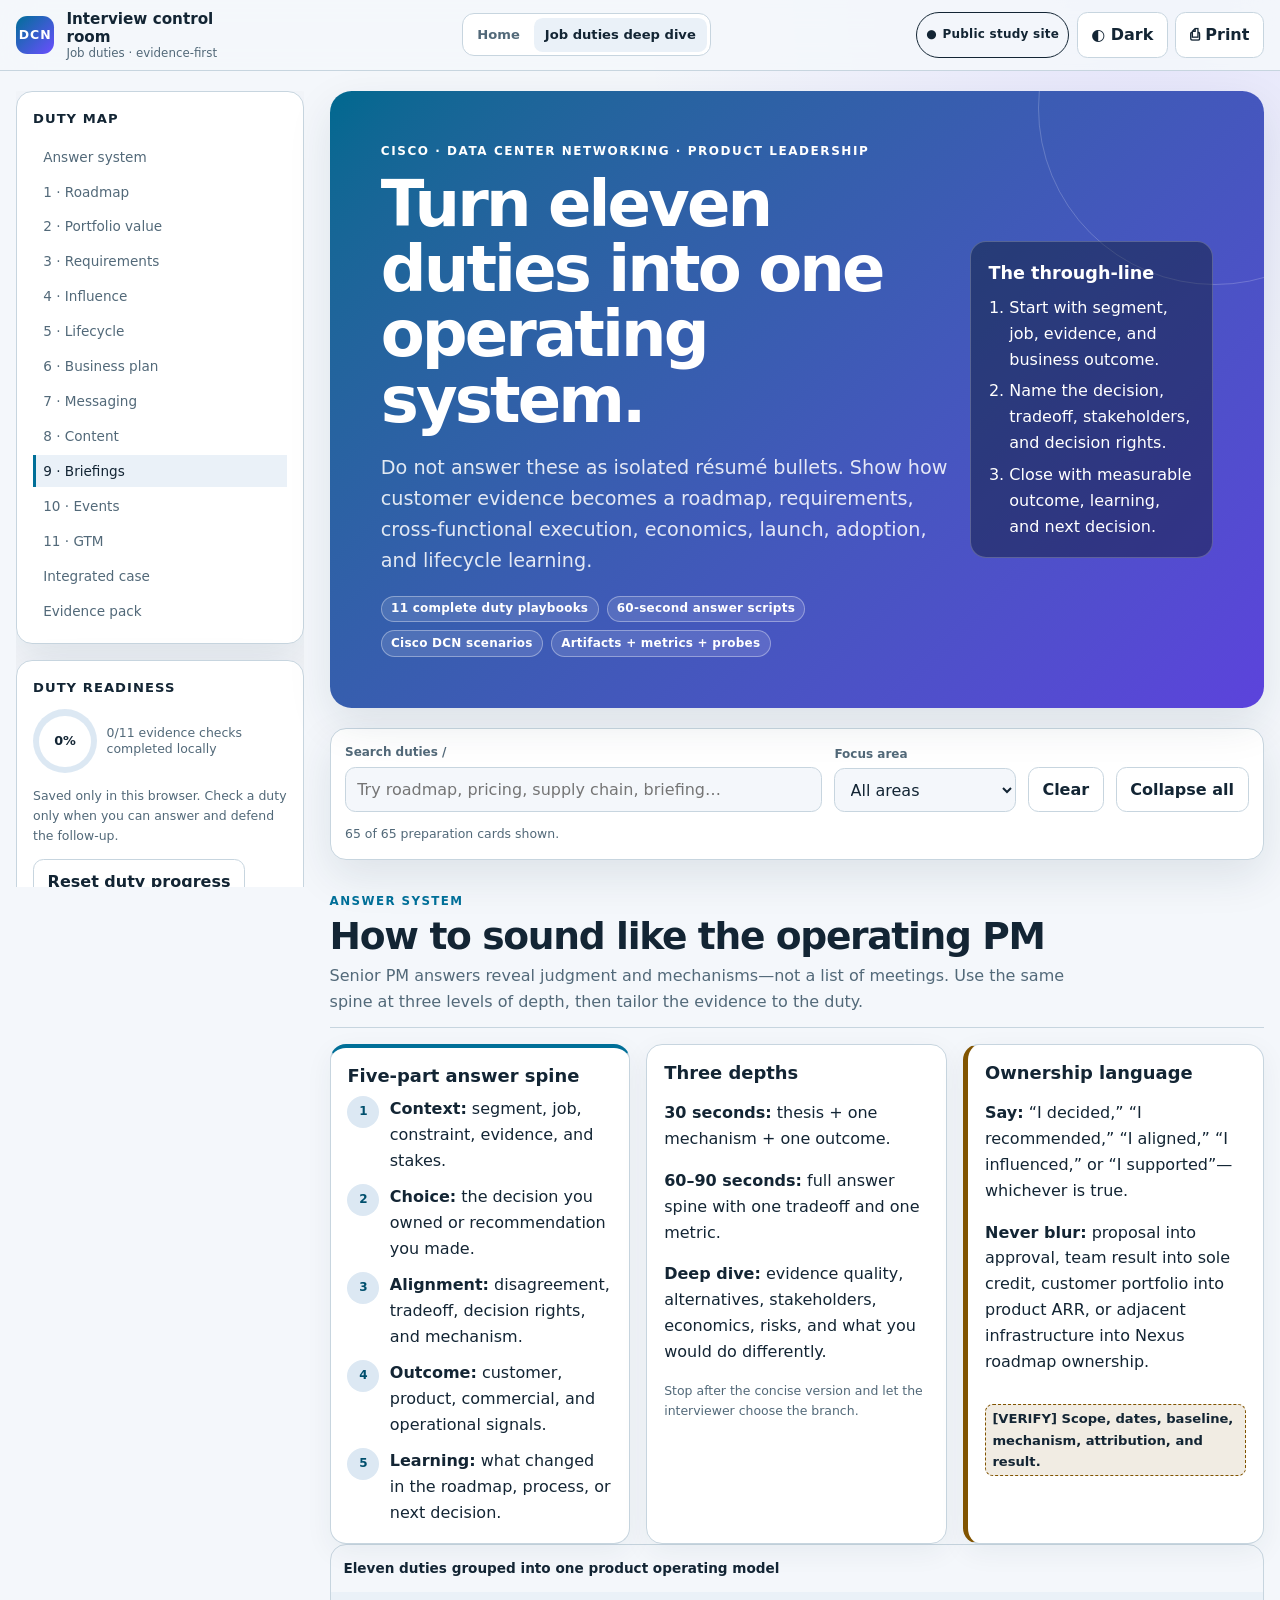
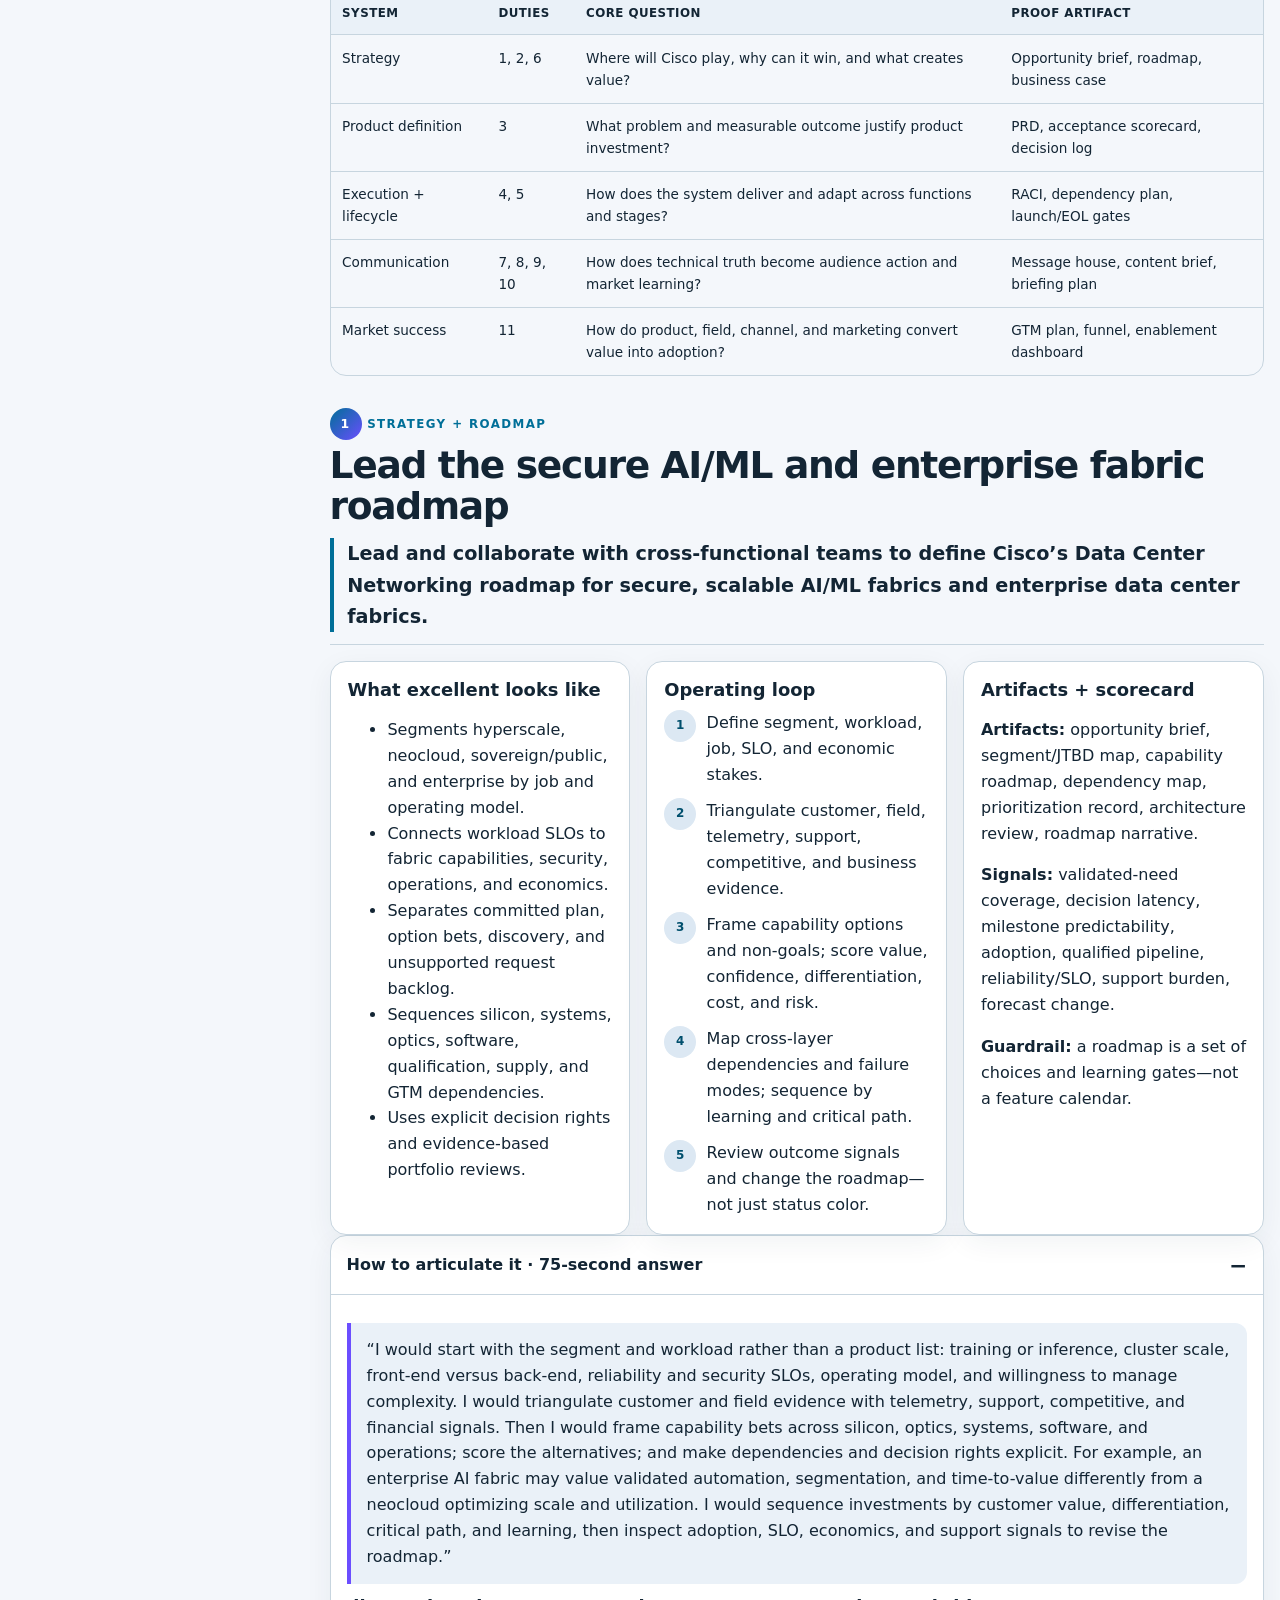
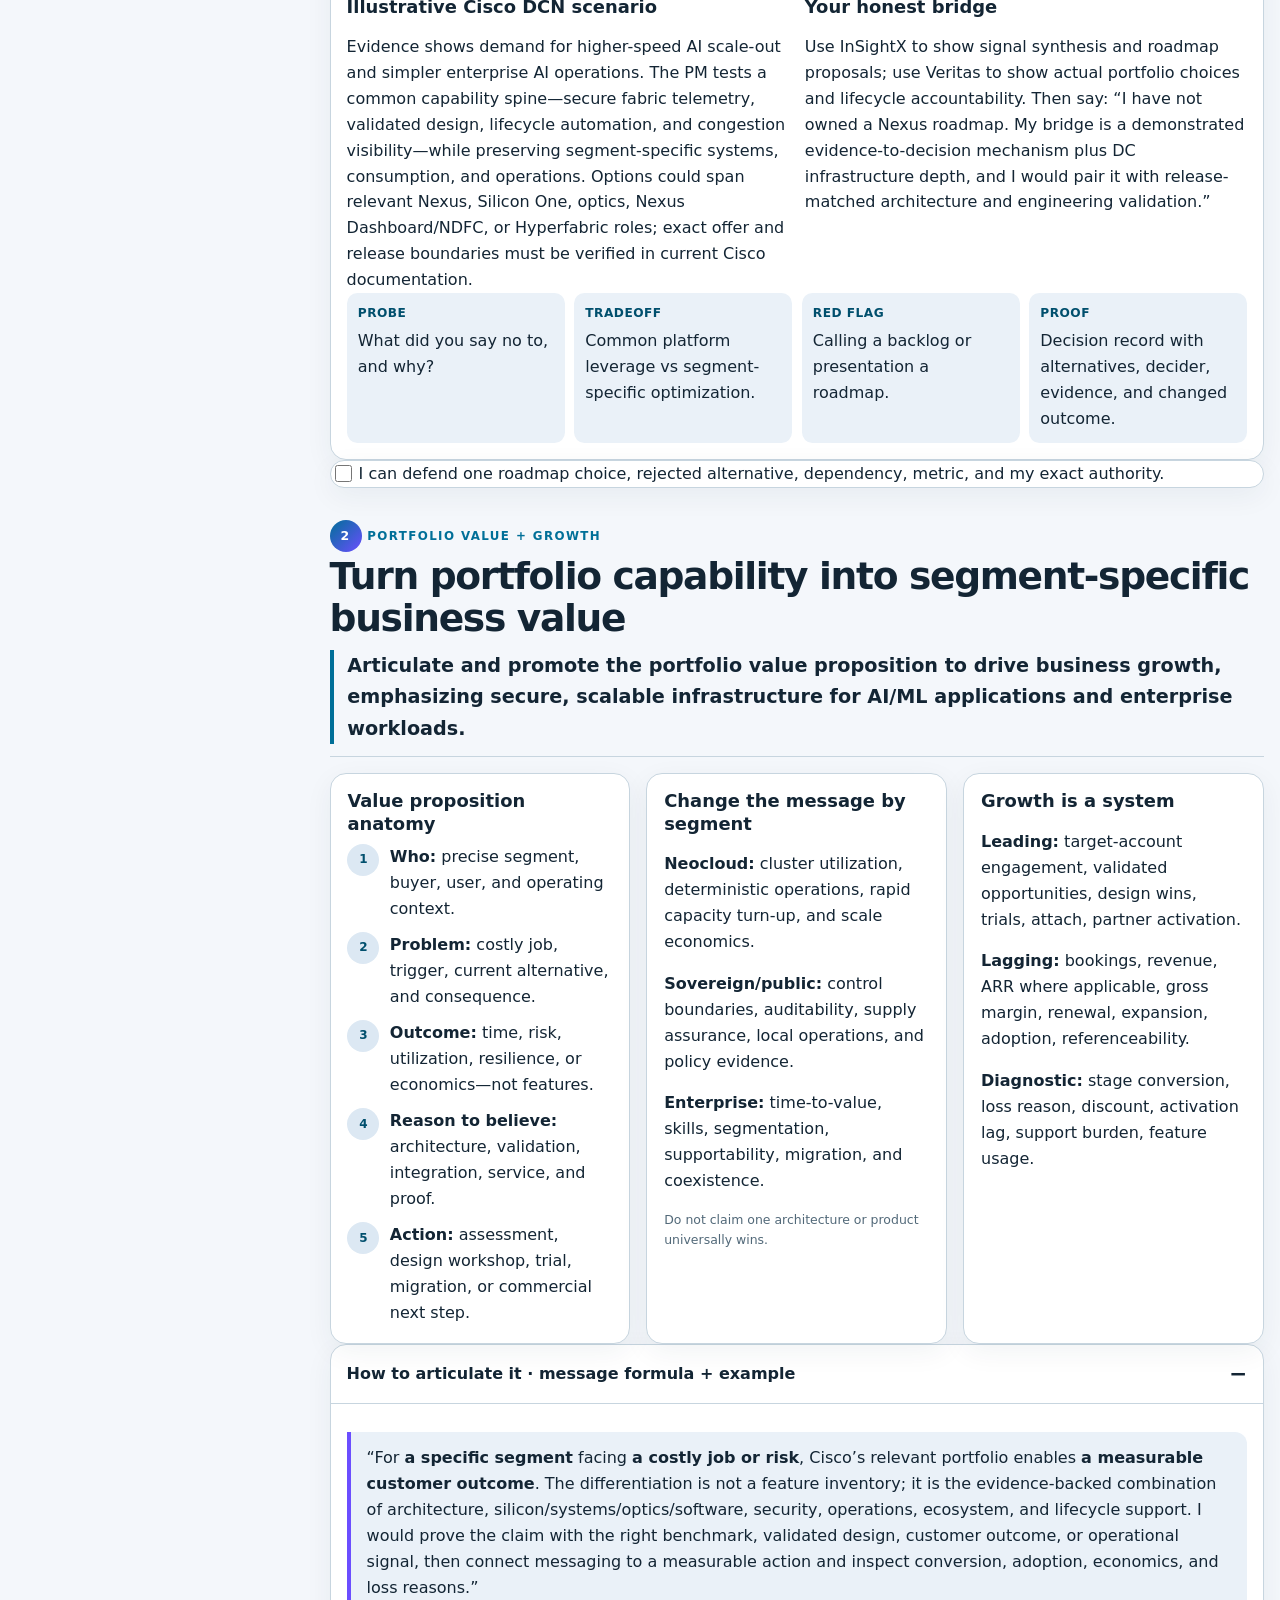
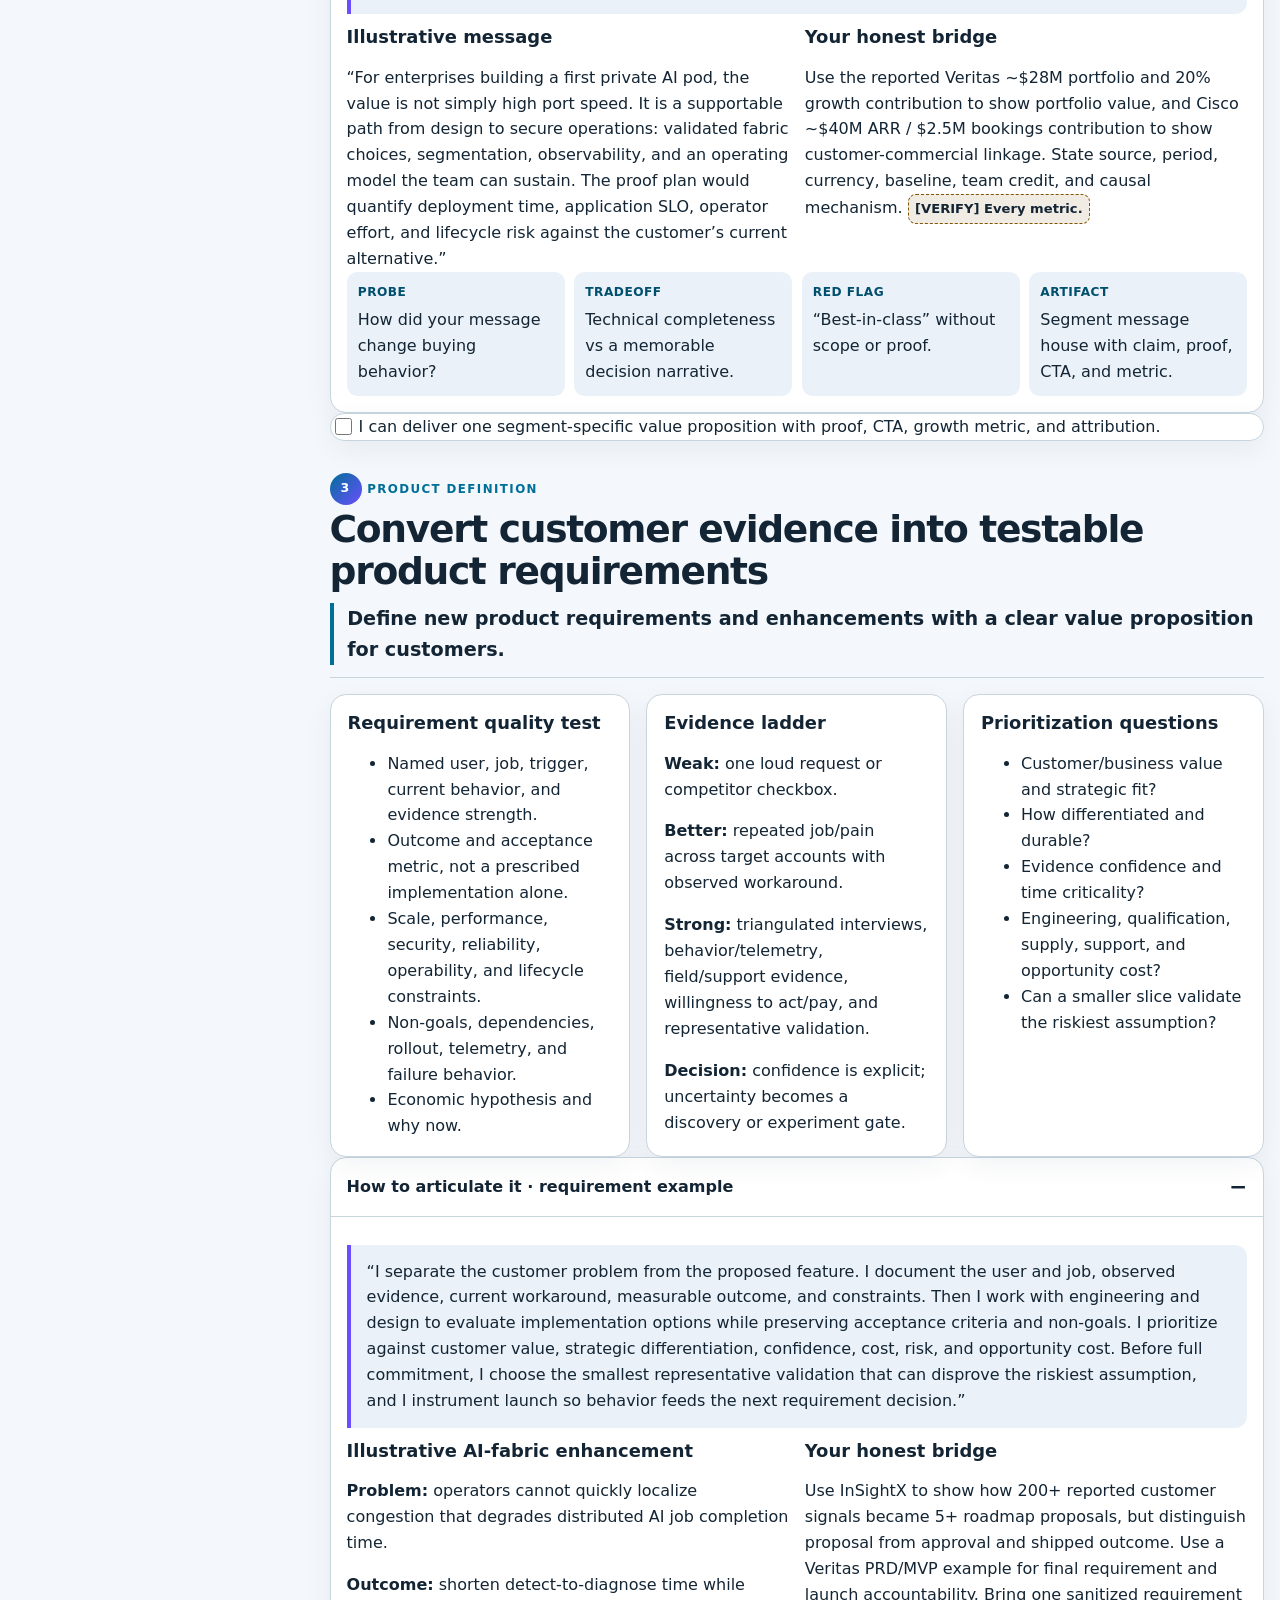
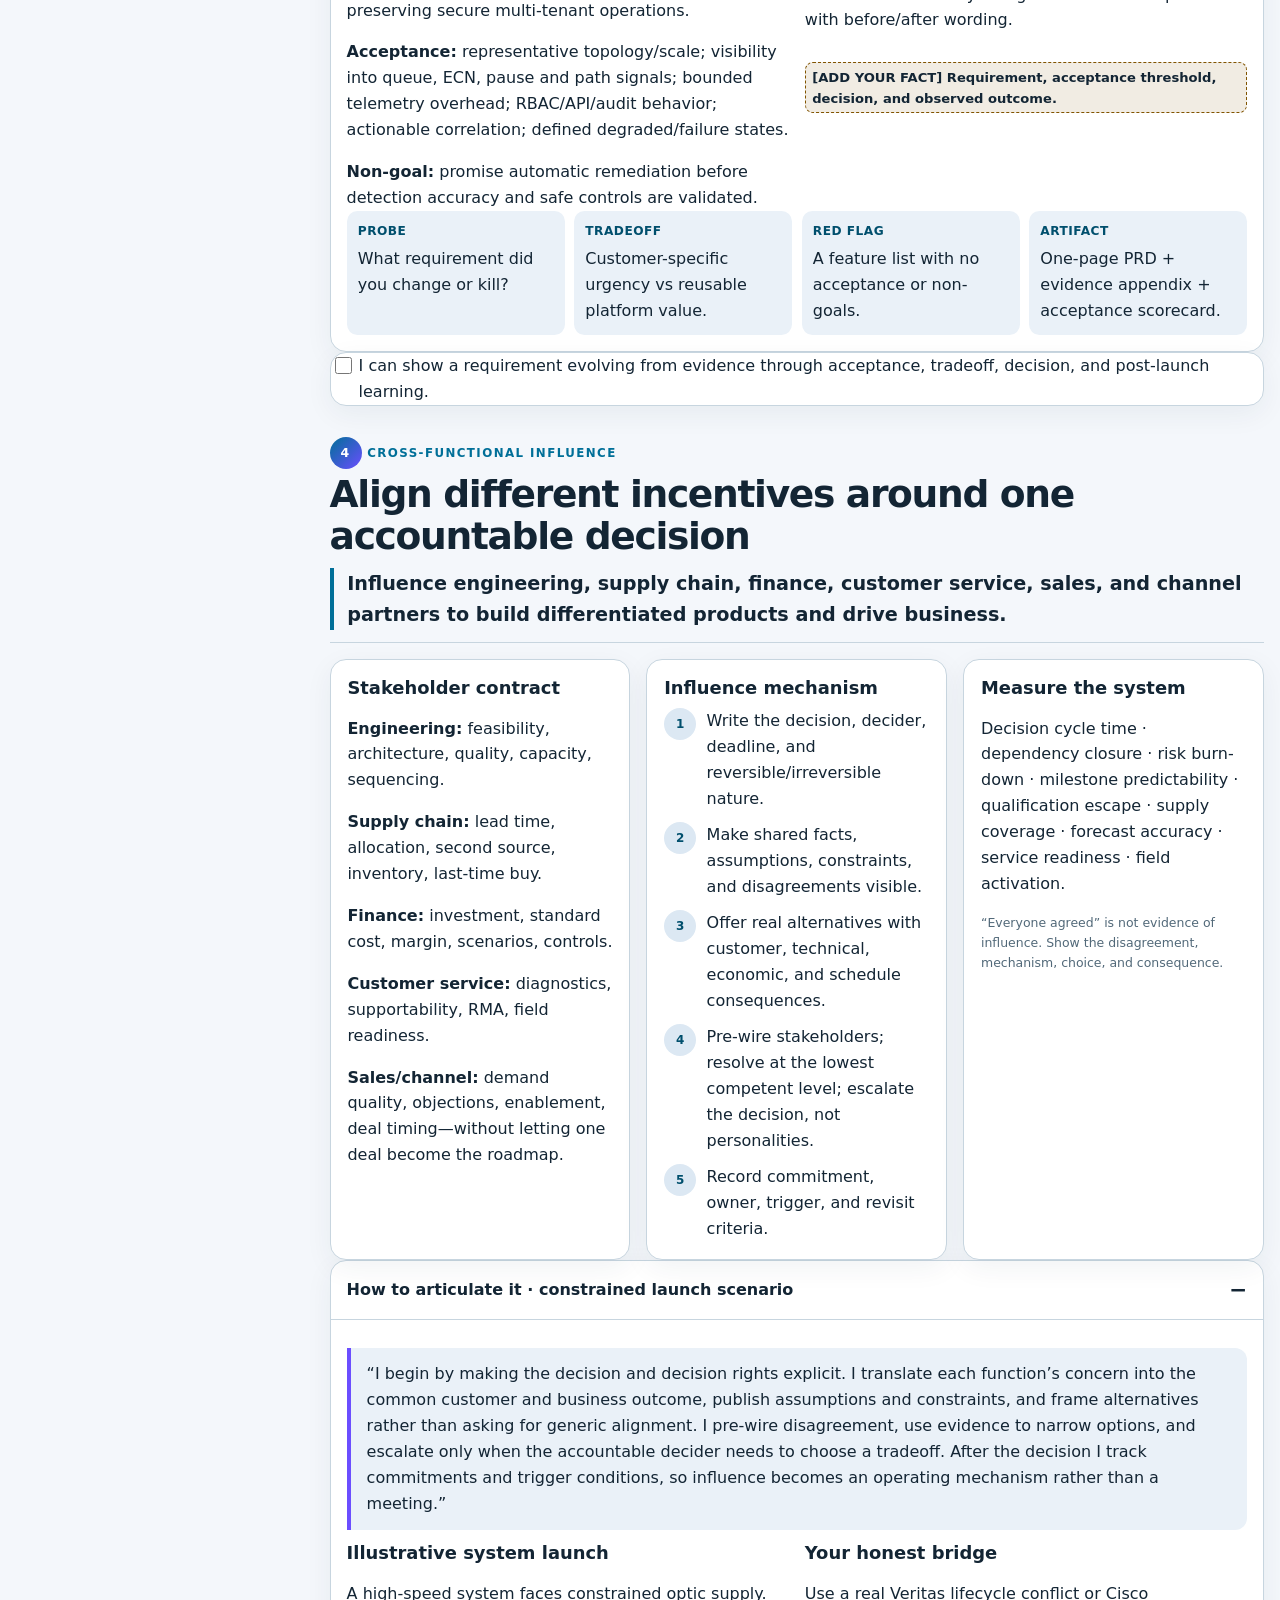
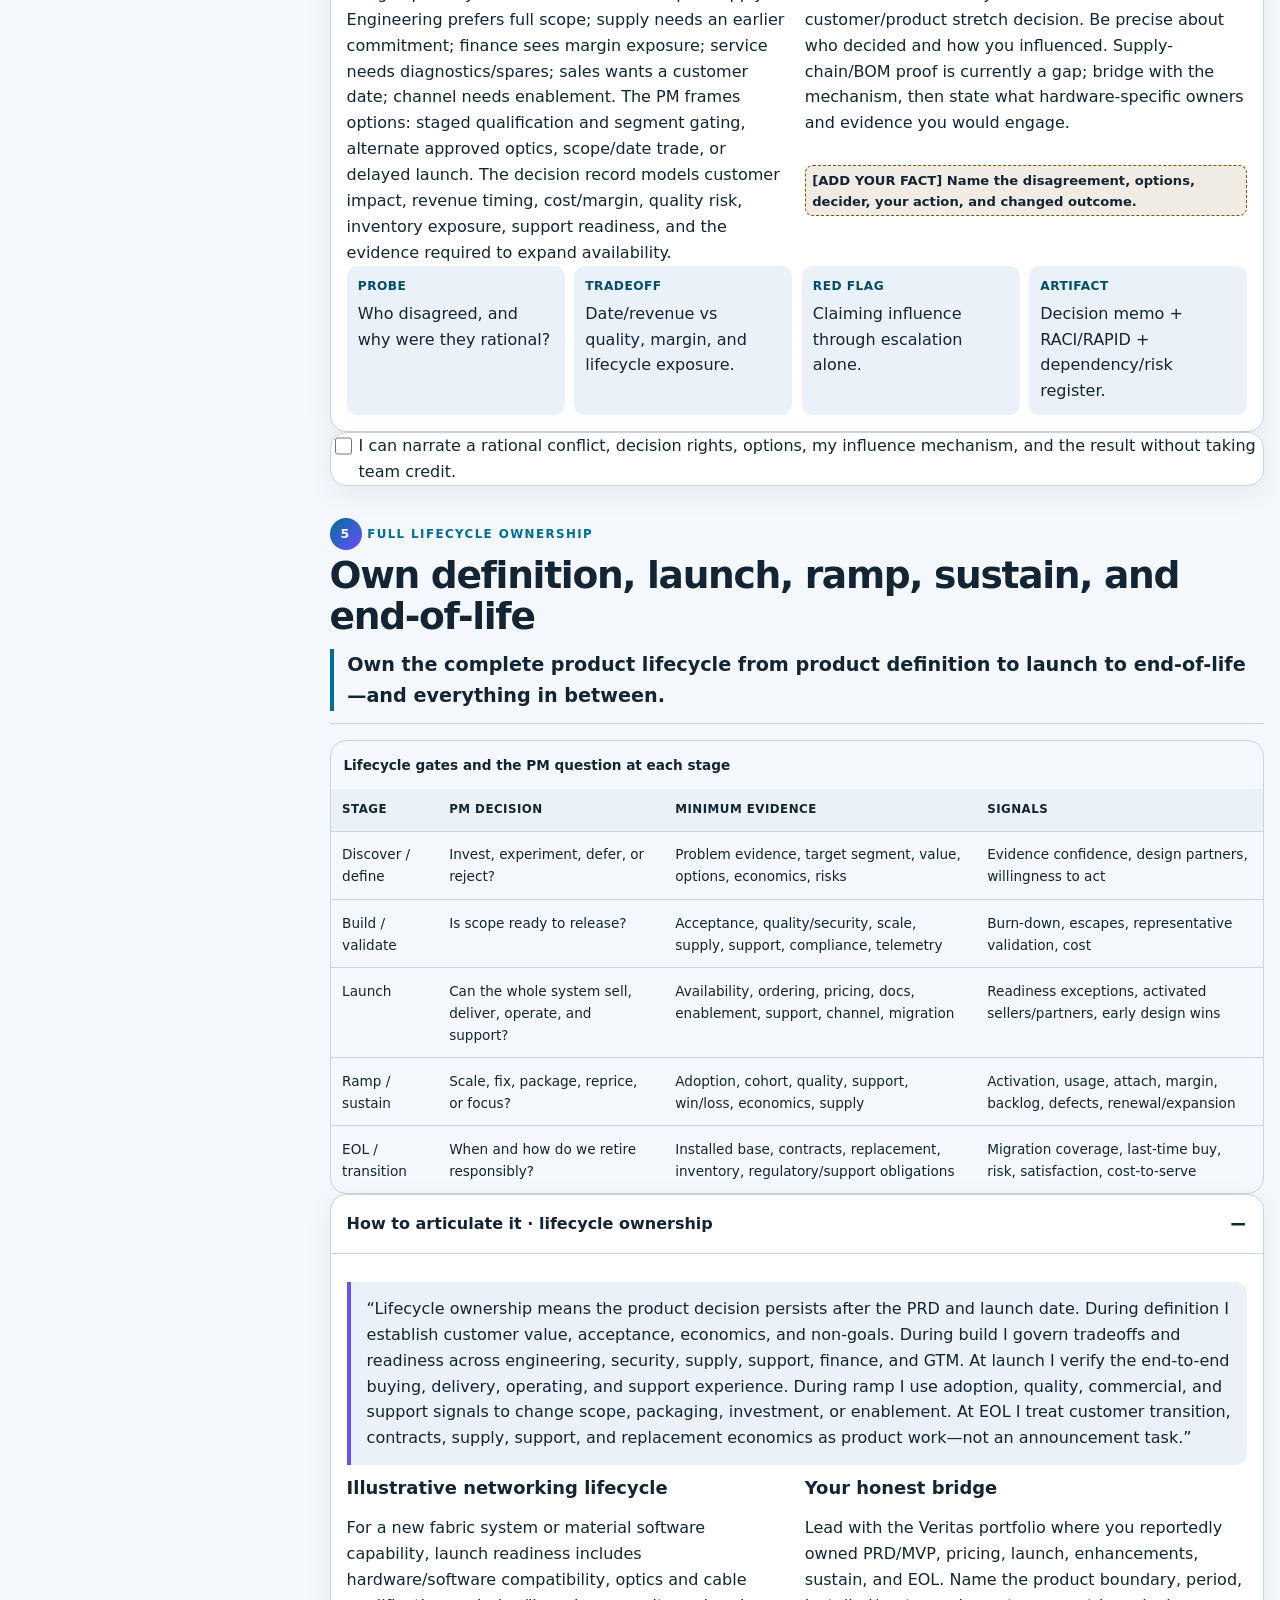
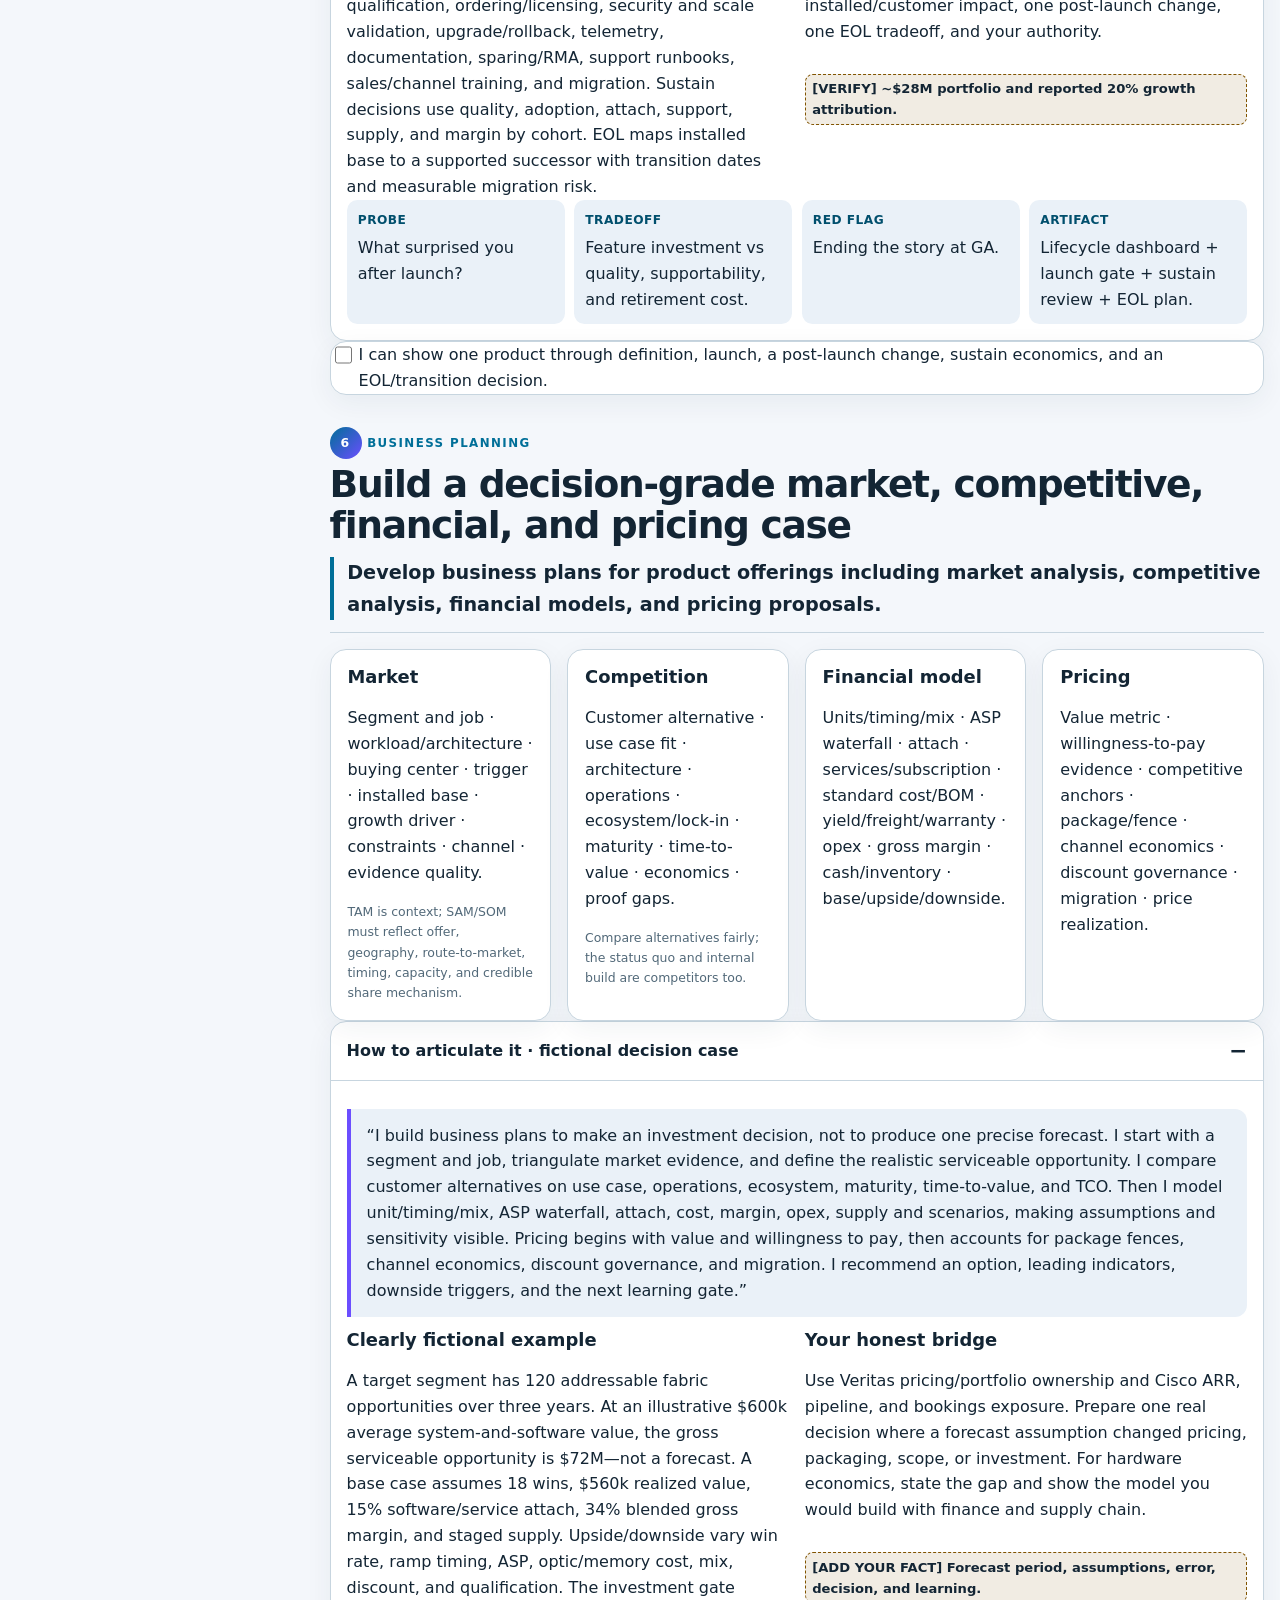
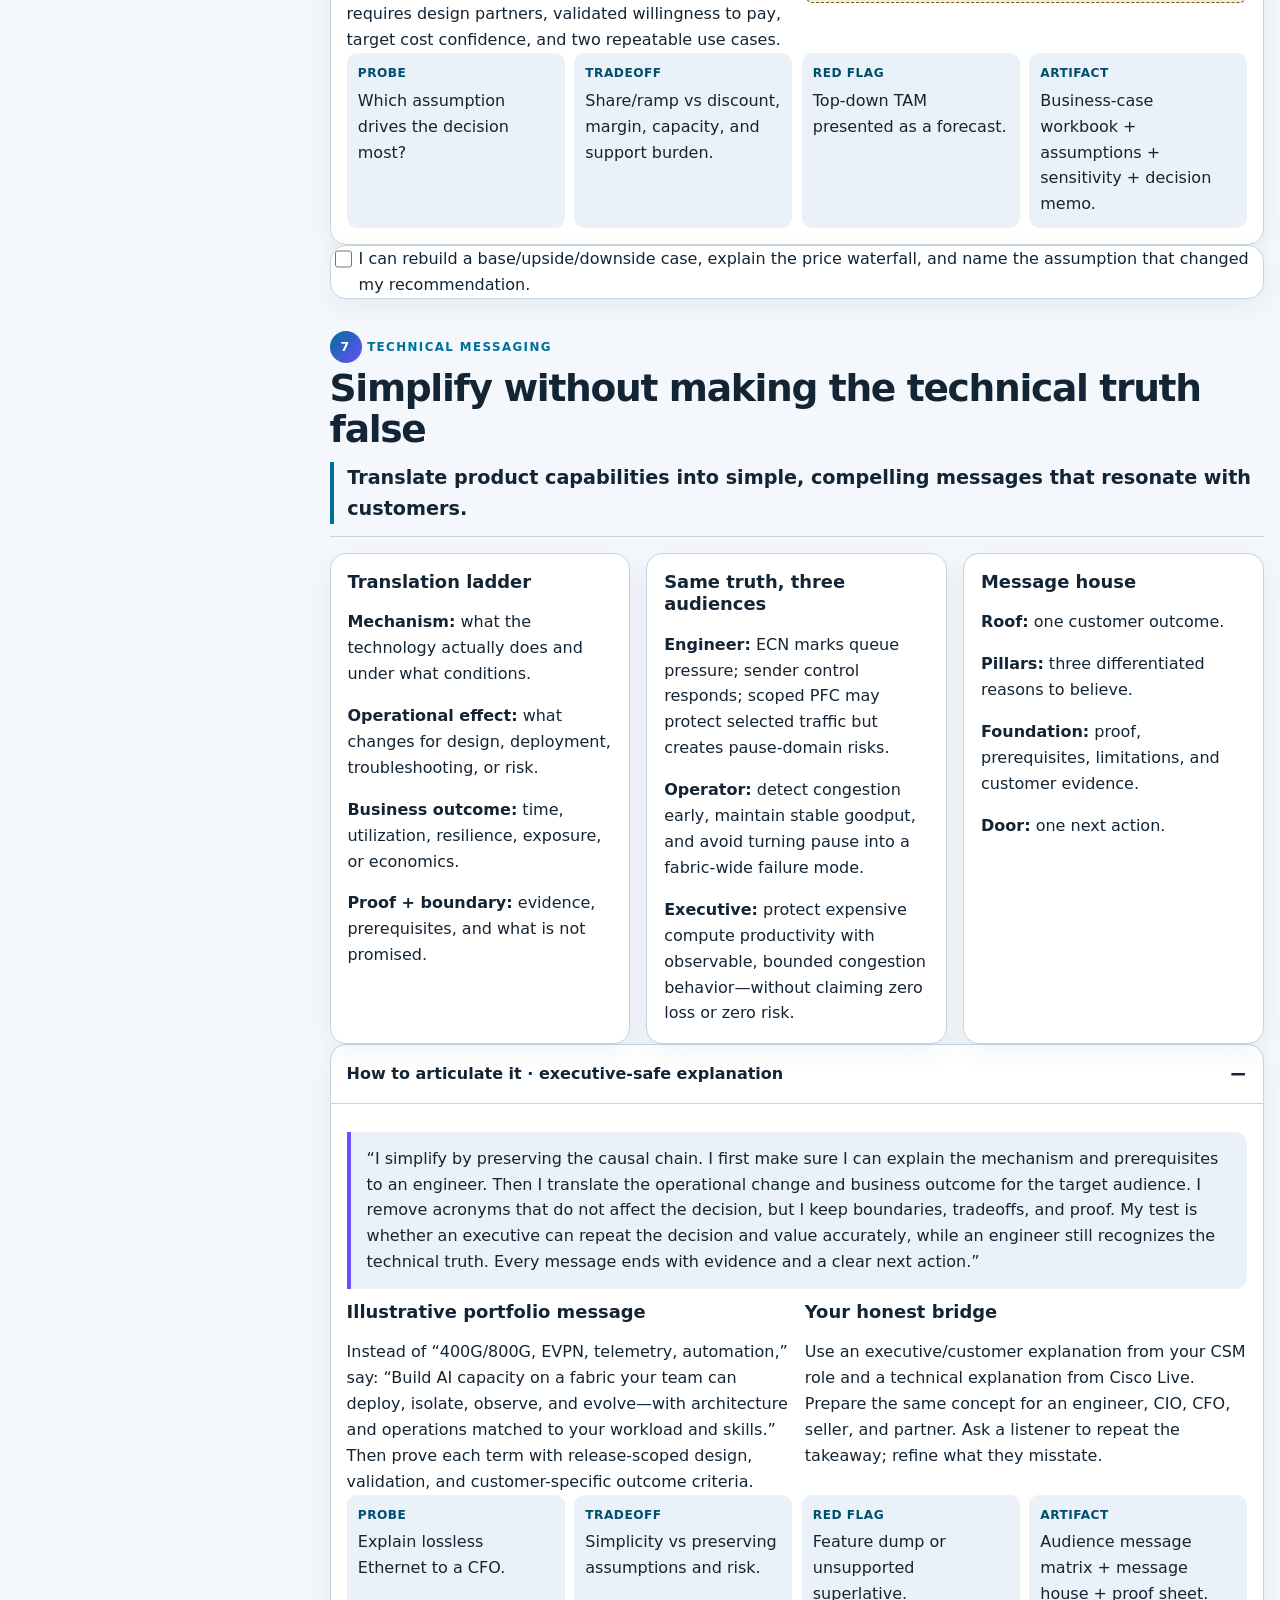
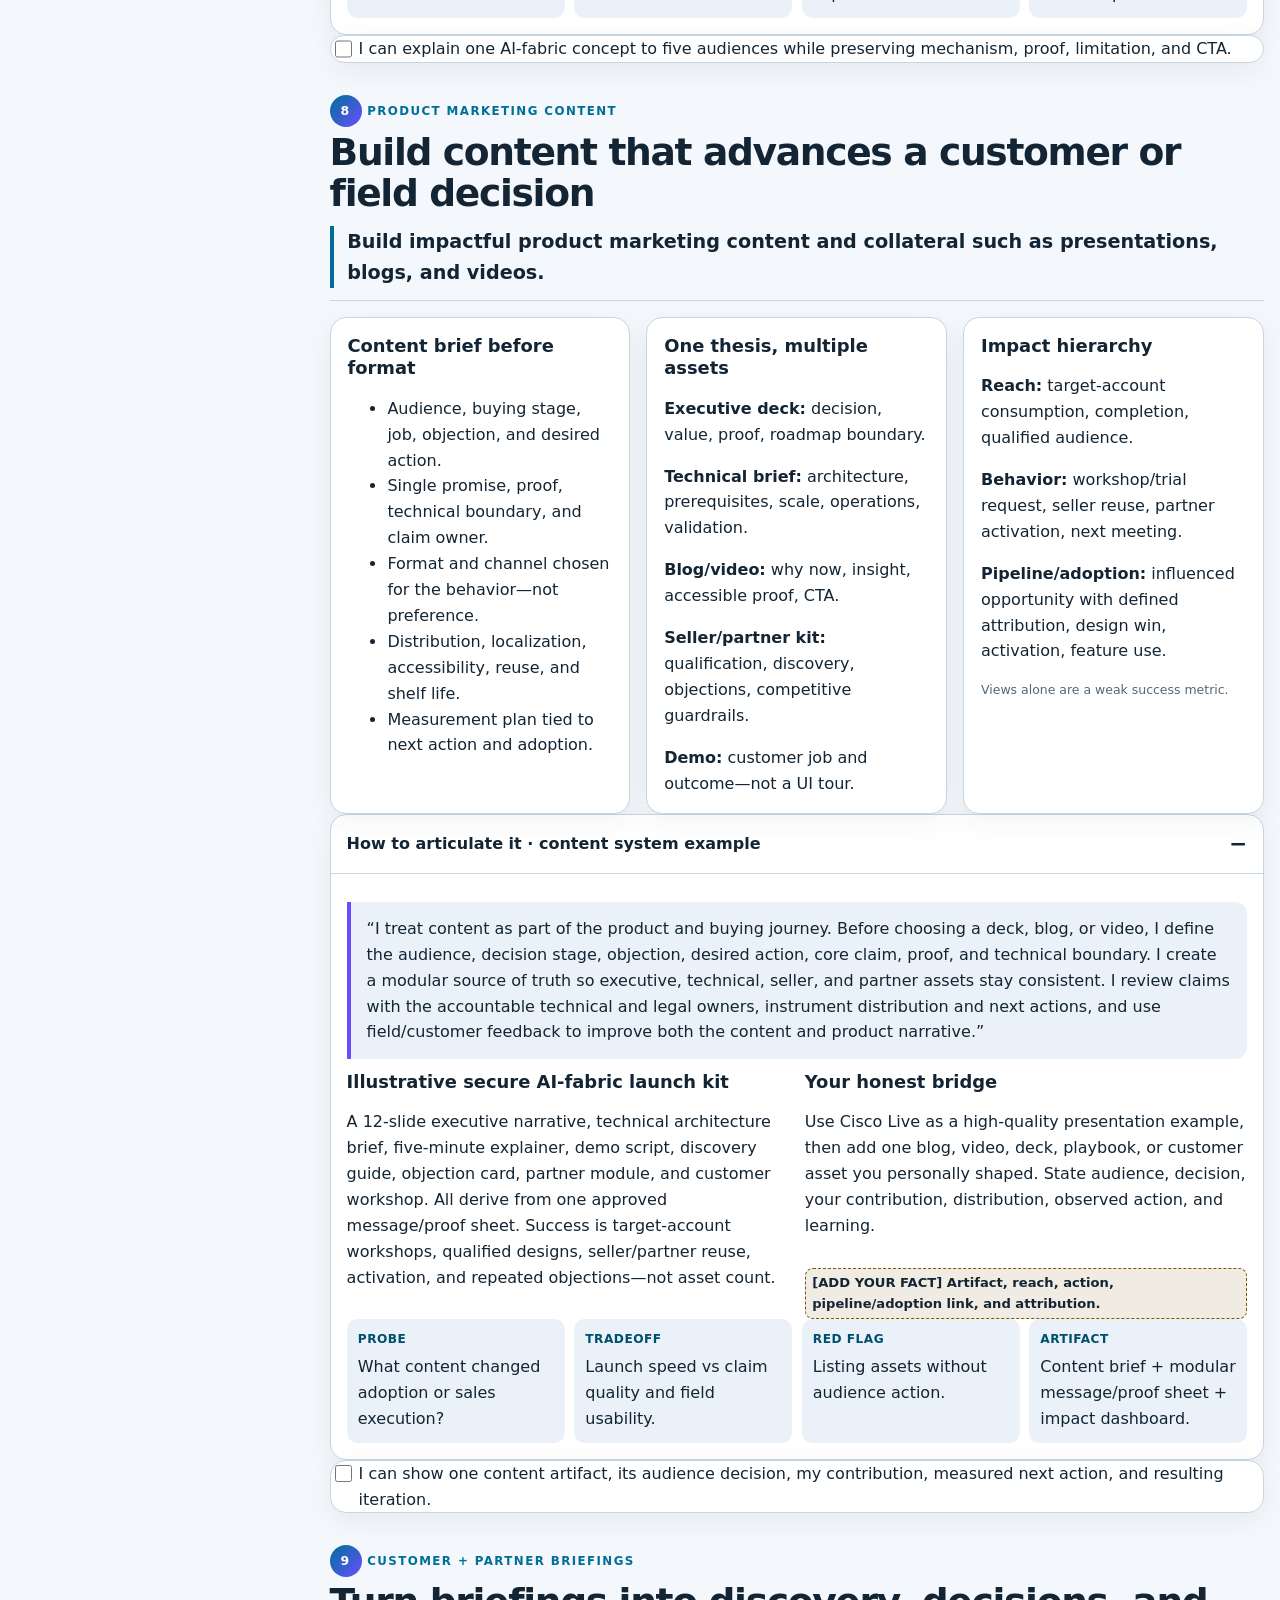
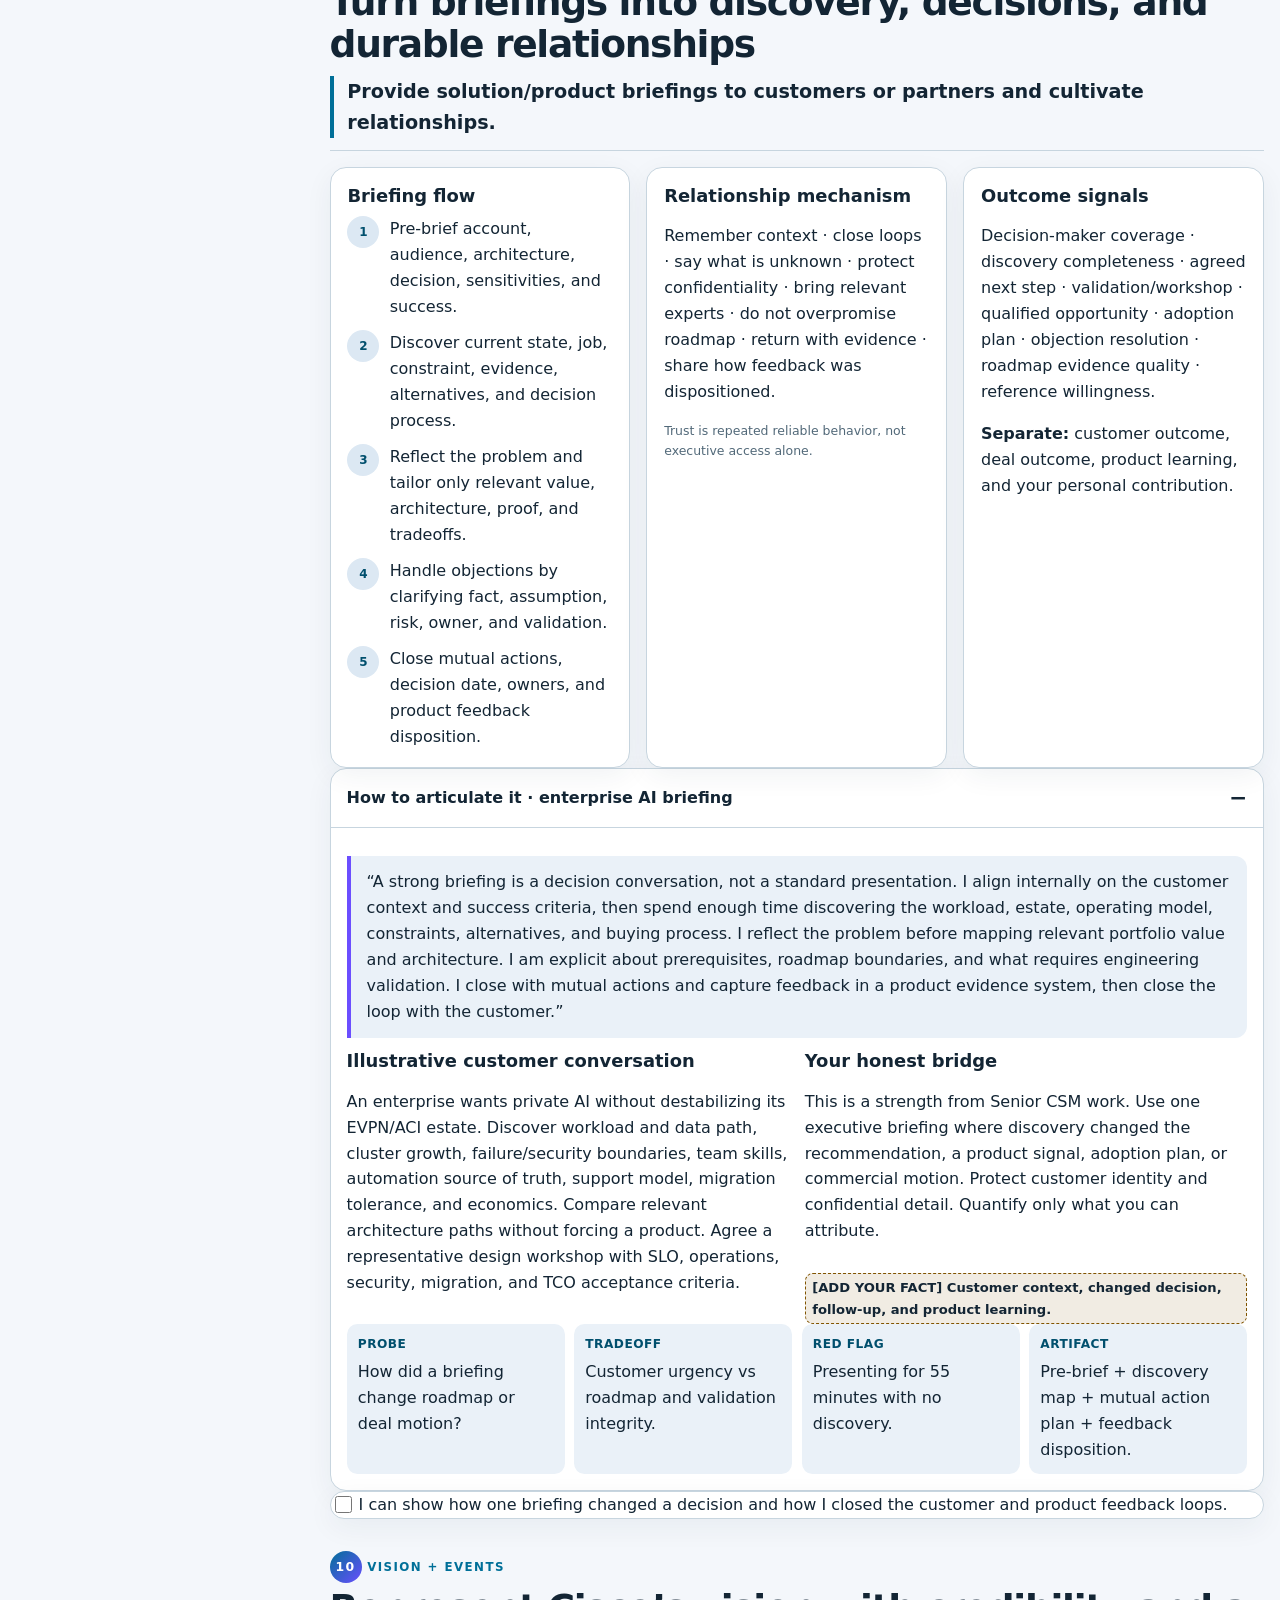
<file: duties.html>
<!doctype html>
<html lang="en" data-theme="light">
  <head>
    <meta charset="utf-8">
    <meta name="viewport" content="width=device-width, initial-scale=1">
    <meta
      http-equiv="Content-Security-Policy"
      content="default-src 'self'; img-src 'self' data:; style-src 'self' 'unsafe-inline'; script-src 'self'; connect-src 'none'; object-src 'none'; base-uri 'none'; form-action 'none'"
    >
    <meta name="robots" content="noindex,nofollow,noarchive,nosnippet">
    <meta name="referrer" content="no-referrer">
    <meta
      name="description"
      content="Interview-ready deep dives for the eleven Cisco Data Center Networking Product Manager responsibilities."
    >
    <title>Job Duties Deep Dive · DC Networking PM Interview Preparation</title>
    <link rel="stylesheet" href="styles.css">
    <script src="app.js" defer></script>
  </head>
  <body data-progress-key="dcn-duties-progress">
    <a class="skip-link" href="#main-content">Skip to duties dashboard</a>

    <header class="topbar">
      <div class="brand-lockup">
        <span class="brand-mark" aria-hidden="true">DCN</span>
        <span class="brand-copy">
          <strong>Interview control room</strong>
          <span>Job duties · evidence-first</span>
        </span>
      </div>
      <nav class="site-tabs" aria-label="Site pages">
        <a href="index.html">Home</a>
        <a href="duties.html" aria-current="page">Job duties deep dive</a>
      </nav>
      <div class="top-actions">
        <span class="privacy-chip label-wide">Public study site</span>
        <button id="theme-toggle" type="button" aria-pressed="false" title="Toggle color theme">
          <span aria-hidden="true">◐</span> <span data-theme-label>Dark</span>
        </button>
        <button id="print-page" type="button" title="Print this duties guide">
          <span aria-hidden="true">⎙</span> <span class="label-wide">Print</span>
        </button>
      </div>
    </header>

    <div class="layout">
      <aside class="sidebar" aria-label="Job duties navigation and progress">
        <div class="sidebar-card toc-card">
          <h2>Duty map</h2>
          <nav class="toc" aria-label="Job duty deep dives">
            <a href="#duties-dashboard">Answer system</a>
            <a href="#duty-1">1 · Roadmap</a>
            <a href="#duty-2">2 · Portfolio value</a>
            <a href="#duty-3">3 · Requirements</a>
            <a href="#duty-4">4 · Influence</a>
            <a href="#duty-5">5 · Lifecycle</a>
            <a href="#duty-6">6 · Business plan</a>
            <a href="#duty-7">7 · Messaging</a>
            <a href="#duty-8">8 · Content</a>
            <a href="#duty-9">9 · Briefings</a>
            <a href="#duty-10">10 · Events</a>
            <a href="#duty-11">11 · GTM</a>
            <a href="#integrated-case">Integrated case</a>
            <a href="#evidence-pack">Evidence pack</a>
          </nav>
        </div>

        <div class="sidebar-card">
          <h2>Duty readiness</h2>
          <div class="readiness">
            <div id="readiness-ring" class="readiness-ring" role="img" aria-label="0% ready">
              <span id="readiness-value">0%</span>
            </div>
            <div id="readiness-copy" class="readiness-copy">0/11 evidence checks completed locally</div>
          </div>
          <p class="fine-print">Saved only in this browser. Check a duty only when you can answer and defend the follow-up.</p>
          <button id="reset-progress" type="button">Reset duty progress</button>
        </div>
      </aside>

      <main id="main-content" class="content">
        <section class="hero" aria-labelledby="page-title">
          <div>
            <p class="eyebrow">Cisco · Data Center Networking · Product leadership</p>
            <h1 id="page-title">Turn eleven duties into one operating system.</h1>
            <p class="lede">
              Do not answer these as isolated résumé bullets. Show how customer evidence becomes a roadmap, requirements,
              cross-functional execution, economics, launch, adoption, and lifecycle learning.
            </p>
            <div class="hero-meta">
              <span class="tag">11 complete duty playbooks</span>
              <span class="tag">60-second answer scripts</span>
              <span class="tag">Cisco DCN scenarios</span>
              <span class="tag">Artifacts + metrics + probes</span>
            </div>
          </div>
          <div class="hero-brief">
            <strong>The through-line</strong>
            <ol>
              <li>Start with segment, job, evidence, and business outcome.</li>
              <li>Name the decision, tradeoff, stakeholders, and decision rights.</li>
              <li>Close with measurable outcome, learning, and next decision.</li>
            </ol>
          </div>
        </section>

        <div class="controls" role="search" aria-label="Filter job duty preparation">
          <div class="field">
            <label for="site-search">Search duties <span aria-hidden="true">/</span></label>
            <input
              id="site-search"
              type="search"
              placeholder="Try roadmap, pricing, supply chain, briefing…"
              autocomplete="off"
            >
          </div>
          <div class="field">
            <label for="category-filter">Focus area</label>
            <select id="category-filter">
              <option value="all">All areas</option>
              <option value="technical">Technical / architecture</option>
              <option value="portfolio">Portfolio / strategy</option>
              <option value="commercial">Commercial / lifecycle</option>
              <option value="interview">Interview articulation</option>
              <option value="evidence">Evidence / integrity</option>
            </select>
          </div>
          <button id="clear-filter" type="button">Clear</button>
          <button id="expand-toggle" type="button" aria-pressed="false">Expand all</button>
          <div id="filter-status" class="filter-status" role="status" aria-live="polite"></div>
        </div>
        <div id="no-results" class="no-results" role="status">
          No duty cards match. Clear the filter or search a broader term.
        </div>

        <section id="duties-dashboard" class="section" aria-labelledby="duties-dashboard-title">
          <div class="section-header">
            <div>
              <p class="section-kicker">Answer system</p>
              <h2 id="duties-dashboard-title">How to sound like the operating PM</h2>
              <p class="section-summary">
                Senior PM answers reveal judgment and mechanisms—not a list of meetings. Use the same spine at three
                levels of depth, then tailor the evidence to the duty.
              </p>
            </div>
          </div>

          <div class="grid grid-3">
            <article class="card card-accent" data-filter-item data-category="interview" data-search="answer structure context decision alignment outcome learning">
              <h3>Five-part answer spine</h3>
              <ol class="operating-loop">
                <li><span><strong>Context:</strong> segment, job, constraint, evidence, and stakes.</span></li>
                <li><span><strong>Choice:</strong> the decision you owned or recommendation you made.</span></li>
                <li><span><strong>Alignment:</strong> disagreement, tradeoff, decision rights, and mechanism.</span></li>
                <li><span><strong>Outcome:</strong> customer, product, commercial, and operational signals.</span></li>
                <li><span><strong>Learning:</strong> what changed in the roadmap, process, or next decision.</span></li>
              </ol>
            </article>
            <article class="card" data-filter-item data-category="interview evidence" data-search="answer depth 30 60 120 seconds">
              <h3>Three depths</h3>
              <p><strong>30 seconds:</strong> thesis + one mechanism + one outcome.</p>
              <p><strong>60–90 seconds:</strong> full answer spine with one tradeoff and one metric.</p>
              <p><strong>Deep dive:</strong> evidence quality, alternatives, stakeholders, economics, risks, and what you would do differently.</p>
              <p class="fine-print">Stop after the concise version and let the interviewer choose the branch.</p>
            </article>
            <article class="card card-warning" data-filter-item data-category="evidence interview" data-search="ownership language integrity evidence">
              <h3>Ownership language</h3>
              <p><strong>Say:</strong> “I decided,” “I recommended,” “I aligned,” “I influenced,” or “I supported”—whichever is true.</p>
              <p><strong>Never blur:</strong> proposal into approval, team result into sole credit, customer portfolio into product ARR, or adjacent infrastructure into Nexus roadmap ownership.</p>
              <p class="prompt">[VERIFY] Scope, dates, baseline, mechanism, attribution, and result.</p>
            </article>
          </div>

          <div class="table-wrap" data-filter-item data-category="interview portfolio commercial" data-search="duties capability groups strategy execution communication GTM">
            <table>
              <caption>Eleven duties grouped into one product operating model</caption>
              <thead>
                <tr>
                  <th scope="col">System</th>
                  <th scope="col">Duties</th>
                  <th scope="col">Core question</th>
                  <th scope="col">Proof artifact</th>
                </tr>
              </thead>
              <tbody>
                <tr><td>Strategy</td><td>1, 2, 6</td><td>Where will Cisco play, why can it win, and what creates value?</td><td>Opportunity brief, roadmap, business case</td></tr>
                <tr><td>Product definition</td><td>3</td><td>What problem and measurable outcome justify product investment?</td><td>PRD, acceptance scorecard, decision log</td></tr>
                <tr><td>Execution + lifecycle</td><td>4, 5</td><td>How does the system deliver and adapt across functions and stages?</td><td>RACI, dependency plan, launch/EOL gates</td></tr>
                <tr><td>Communication</td><td>7, 8, 9, 10</td><td>How does technical truth become audience action and market learning?</td><td>Message house, content brief, briefing plan</td></tr>
                <tr><td>Market success</td><td>11</td><td>How do product, field, channel, and marketing convert value into adoption?</td><td>GTM plan, funnel, enablement dashboard</td></tr>
              </tbody>
            </table>
          </div>
        </section>

        <section id="duty-1" class="section" aria-labelledby="duty-1-title">
          <div class="section-header">
            <div>
              <p class="section-kicker"><span class="duty-number">1</span> Strategy + roadmap</p>
              <h2 id="duty-1-title">Lead the secure AI/ML and enterprise fabric roadmap</h2>
              <p class="duty-quote">
                Lead and collaborate with cross-functional teams to define Cisco’s Data Center Networking roadmap for
                secure, scalable AI/ML fabrics and enterprise data center fabrics.
              </p>
            </div>
          </div>

          <div class="grid grid-3">
            <article class="card" data-filter-item data-category="portfolio technical" data-search="roadmap excellent segment outcome horizon dependencies">
              <h3>What excellent looks like</h3>
              <ul>
                <li>Segments hyperscale, neocloud, sovereign/public, and enterprise by job and operating model.</li>
                <li>Connects workload SLOs to fabric capabilities, security, operations, and economics.</li>
                <li>Separates committed plan, option bets, discovery, and unsupported request backlog.</li>
                <li>Sequences silicon, systems, optics, software, qualification, supply, and GTM dependencies.</li>
                <li>Uses explicit decision rights and evidence-based portfolio reviews.</li>
              </ul>
            </article>
            <article class="card" data-filter-item data-category="portfolio evidence" data-search="roadmap operating loop evidence prioritization sequencing">
              <h3>Operating loop</h3>
              <ol class="operating-loop">
                <li><span>Define segment, workload, job, SLO, and economic stakes.</span></li>
                <li><span>Triangulate customer, field, telemetry, support, competitive, and business evidence.</span></li>
                <li><span>Frame capability options and non-goals; score value, confidence, differentiation, cost, and risk.</span></li>
                <li><span>Map cross-layer dependencies and failure modes; sequence by learning and critical path.</span></li>
                <li><span>Review outcome signals and change the roadmap—not just status color.</span></li>
              </ol>
            </article>
            <article class="card" data-filter-item data-category="portfolio commercial" data-search="roadmap metrics artifacts decision">
              <h3>Artifacts + scorecard</h3>
              <p><strong>Artifacts:</strong> opportunity brief, segment/JTBD map, capability roadmap, dependency map, prioritization record, architecture review, roadmap narrative.</p>
              <p><strong>Signals:</strong> validated-need coverage, decision latency, milestone predictability, adoption, qualified pipeline, reliability/SLO, support burden, forecast change.</p>
              <p><strong>Guardrail:</strong> a roadmap is a set of choices and learning gates—not a feature calendar.</p>
            </article>
          </div>

          <details class="card" open data-filter-item data-category="interview portfolio technical" data-search="roadmap answer articulation Cisco scenario Nexus Hyperfabric Silicon One">
            <summary>How to articulate it · 75-second answer</summary>
            <div class="details-body">
              <div class="answer-script">
                <p>
                  “I would start with the segment and workload rather than a product list: training or inference,
                  cluster scale, front-end versus back-end, reliability and security SLOs, operating model, and
                  willingness to manage complexity. I would triangulate customer and field evidence with telemetry,
                  support, competitive, and financial signals. Then I would frame capability bets across silicon,
                  optics, systems, software, and operations; score the alternatives; and make dependencies and decision
                  rights explicit. For example, an enterprise AI fabric may value validated automation, segmentation,
                  and time-to-value differently from a neocloud optimizing scale and utilization. I would sequence
                  investments by customer value, differentiation, critical path, and learning, then inspect adoption,
                  SLO, economics, and support signals to revise the roadmap.”
                </p>
              </div>
              <div class="grid grid-2">
                <div>
                  <h3>Illustrative Cisco DCN scenario</h3>
                  <p>
                    Evidence shows demand for higher-speed AI scale-out and simpler enterprise AI operations. The PM
                    tests a common capability spine—secure fabric telemetry, validated design, lifecycle automation,
                    and congestion visibility—while preserving segment-specific systems, consumption, and operations.
                    Options could span relevant Nexus, Silicon One, optics, Nexus Dashboard/NDFC, or Hyperfabric roles;
                    exact offer and release boundaries must be verified in current Cisco documentation.
                  </p>
                </div>
                <div>
                  <h3>Your honest bridge</h3>
                  <p>
                    Use InSightX to show signal synthesis and roadmap proposals; use Veritas to show actual portfolio
                    choices and lifecycle accountability. Then say: “I have not owned a Nexus roadmap. My bridge is a
                    demonstrated evidence-to-decision mechanism plus DC infrastructure depth, and I would pair it with
                    release-matched architecture and engineering validation.”
                  </p>
                </div>
              </div>
              <div class="evidence-strip">
                <div><strong>Probe</strong>What did you say no to, and why?</div>
                <div><strong>Tradeoff</strong>Common platform leverage vs segment-specific optimization.</div>
                <div><strong>Red flag</strong>Calling a backlog or presentation a roadmap.</div>
                <div><strong>Proof</strong>Decision record with alternatives, decider, evidence, and changed outcome.</div>
              </div>
            </div>
          </details>
          <label class="card checklist" data-filter-item data-category="evidence interview" data-search="roadmap readiness">
            <span><input type="checkbox" data-progress="duty-1"><span>I can defend one roadmap choice, rejected alternative, dependency, metric, and my exact authority.</span></span>
          </label>
        </section>

        <section id="duty-2" class="section" aria-labelledby="duty-2-title">
          <div class="section-header">
            <div>
              <p class="section-kicker"><span class="duty-number">2</span> Portfolio value + growth</p>
              <h2 id="duty-2-title">Turn portfolio capability into segment-specific business value</h2>
              <p class="duty-quote">
                Articulate and promote the portfolio value proposition to drive business growth, emphasizing secure,
                scalable infrastructure for AI/ML applications and enterprise workloads.
              </p>
            </div>
          </div>

          <div class="grid grid-3">
            <article class="card" data-filter-item data-category="portfolio commercial" data-search="value proposition segment outcome proof growth">
              <h3>Value proposition anatomy</h3>
              <ol class="operating-loop">
                <li><span><strong>Who:</strong> precise segment, buyer, user, and operating context.</span></li>
                <li><span><strong>Problem:</strong> costly job, trigger, current alternative, and consequence.</span></li>
                <li><span><strong>Outcome:</strong> time, risk, utilization, resilience, or economics—not features.</span></li>
                <li><span><strong>Reason to believe:</strong> architecture, validation, integration, service, and proof.</span></li>
                <li><span><strong>Action:</strong> assessment, design workshop, trial, migration, or commercial next step.</span></li>
              </ol>
            </article>
            <article class="card" data-filter-item data-category="portfolio technical" data-search="AI fabric enterprise value messages">
              <h3>Change the message by segment</h3>
              <p><strong>Neocloud:</strong> cluster utilization, deterministic operations, rapid capacity turn-up, and scale economics.</p>
              <p><strong>Sovereign/public:</strong> control boundaries, auditability, supply assurance, local operations, and policy evidence.</p>
              <p><strong>Enterprise:</strong> time-to-value, skills, segmentation, supportability, migration, and coexistence.</p>
              <p class="fine-print">Do not claim one architecture or product universally wins.</p>
            </article>
            <article class="card" data-filter-item data-category="commercial evidence" data-search="growth metrics bookings adoption portfolio">
              <h3>Growth is a system</h3>
              <p><strong>Leading:</strong> target-account engagement, validated opportunities, design wins, trials, attach, partner activation.</p>
              <p><strong>Lagging:</strong> bookings, revenue, ARR where applicable, gross margin, renewal, expansion, adoption, referenceability.</p>
              <p><strong>Diagnostic:</strong> stage conversion, loss reason, discount, activation lag, support burden, feature usage.</p>
            </article>
          </div>

          <details class="card" open data-filter-item data-category="interview portfolio commercial" data-search="portfolio value answer articulation growth">
            <summary>How to articulate it · message formula + example</summary>
            <div class="details-body">
              <div class="answer-script">
                <p>
                  “For <strong>a specific segment</strong> facing <strong>a costly job or risk</strong>, Cisco’s relevant
                  portfolio enables <strong>a measurable customer outcome</strong>. The differentiation is not a feature
                  inventory; it is the evidence-backed combination of architecture, silicon/systems/optics/software,
                  security, operations, ecosystem, and lifecycle support. I would prove the claim with the right
                  benchmark, validated design, customer outcome, or operational signal, then connect messaging to a
                  measurable action and inspect conversion, adoption, economics, and loss reasons.”
                </p>
              </div>
              <div class="grid grid-2">
                <div>
                  <h3>Illustrative message</h3>
                  <p>
                    “For enterprises building a first private AI pod, the value is not simply high port speed. It is a
                    supportable path from design to secure operations: validated fabric choices, segmentation,
                    observability, and an operating model the team can sustain. The proof plan would quantify deployment
                    time, application SLO, operator effort, and lifecycle risk against the customer’s current alternative.”
                  </p>
                </div>
                <div>
                  <h3>Your honest bridge</h3>
                  <p>
                    Use the reported Veritas ~$28M portfolio and 20% growth contribution to show portfolio value, and
                    Cisco ~$40M ARR / $2.5M bookings contribution to show customer-commercial linkage. State source,
                    period, currency, baseline, team credit, and causal mechanism.
                    <span class="prompt">[VERIFY] Every metric.</span>
                  </p>
                </div>
              </div>
              <div class="evidence-strip">
                <div><strong>Probe</strong>How did your message change buying behavior?</div>
                <div><strong>Tradeoff</strong>Technical completeness vs a memorable decision narrative.</div>
                <div><strong>Red flag</strong>“Best-in-class” without scope or proof.</div>
                <div><strong>Artifact</strong>Segment message house with claim, proof, CTA, and metric.</div>
              </div>
            </div>
          </details>
          <label class="card checklist" data-filter-item data-category="evidence interview" data-search="portfolio value readiness">
            <span><input type="checkbox" data-progress="duty-2"><span>I can deliver one segment-specific value proposition with proof, CTA, growth metric, and attribution.</span></span>
          </label>
        </section>

        <section id="duty-3" class="section" aria-labelledby="duty-3-title">
          <div class="section-header">
            <div>
              <p class="section-kicker"><span class="duty-number">3</span> Product definition</p>
              <h2 id="duty-3-title">Convert customer evidence into testable product requirements</h2>
              <p class="duty-quote">
                Define new product requirements and enhancements with a clear value proposition for customers.
              </p>
            </div>
          </div>

          <div class="grid grid-3">
            <article class="card" data-filter-item data-category="portfolio technical" data-search="PRD requirement customer value acceptance">
              <h3>Requirement quality test</h3>
              <ul>
                <li>Named user, job, trigger, current behavior, and evidence strength.</li>
                <li>Outcome and acceptance metric, not a prescribed implementation alone.</li>
                <li>Scale, performance, security, reliability, operability, and lifecycle constraints.</li>
                <li>Non-goals, dependencies, rollout, telemetry, and failure behavior.</li>
                <li>Economic hypothesis and why now.</li>
              </ul>
            </article>
            <article class="card" data-filter-item data-category="portfolio evidence" data-search="discovery evidence ladder signal requirement">
              <h3>Evidence ladder</h3>
              <p><strong>Weak:</strong> one loud request or competitor checkbox.</p>
              <p><strong>Better:</strong> repeated job/pain across target accounts with observed workaround.</p>
              <p><strong>Strong:</strong> triangulated interviews, behavior/telemetry, field/support evidence, willingness to act/pay, and representative validation.</p>
              <p><strong>Decision:</strong> confidence is explicit; uncertainty becomes a discovery or experiment gate.</p>
            </article>
            <article class="card" data-filter-item data-category="commercial technical" data-search="requirement prioritization score">
              <h3>Prioritization questions</h3>
              <ul>
                <li>Customer/business value and strategic fit?</li>
                <li>How differentiated and durable?</li>
                <li>Evidence confidence and time criticality?</li>
                <li>Engineering, qualification, supply, support, and opportunity cost?</li>
                <li>Can a smaller slice validate the riskiest assumption?</li>
              </ul>
            </article>
          </div>

          <details class="card" open data-filter-item data-category="interview portfolio technical" data-search="PRD articulation congestion visibility example">
            <summary>How to articulate it · requirement example</summary>
            <div class="details-body">
              <div class="answer-script">
                <p>
                  “I separate the customer problem from the proposed feature. I document the user and job, observed
                  evidence, current workaround, measurable outcome, and constraints. Then I work with engineering and
                  design to evaluate implementation options while preserving acceptance criteria and non-goals. I
                  prioritize against customer value, strategic differentiation, confidence, cost, risk, and opportunity
                  cost. Before full commitment, I choose the smallest representative validation that can disprove the
                  riskiest assumption, and I instrument launch so behavior feeds the next requirement decision.”
                </p>
              </div>
              <div class="grid grid-2">
                <div>
                  <h3>Illustrative AI-fabric enhancement</h3>
                  <p><strong>Problem:</strong> operators cannot quickly localize congestion that degrades distributed AI job completion time.</p>
                  <p><strong>Outcome:</strong> shorten detect-to-diagnose time while preserving secure multi-tenant operations.</p>
                  <p><strong>Acceptance:</strong> representative topology/scale; visibility into queue, ECN, pause and path signals; bounded telemetry overhead; RBAC/API/audit behavior; actionable correlation; defined degraded/failure states.</p>
                  <p><strong>Non-goal:</strong> promise automatic remediation before detection accuracy and safe controls are validated.</p>
                </div>
                <div>
                  <h3>Your honest bridge</h3>
                  <p>
                    Use InSightX to show how 200+ reported customer signals became 5+ roadmap proposals, but distinguish
                    proposal from approval and shipped outcome. Use a Veritas PRD/MVP example for final requirement and
                    launch accountability. Bring one sanitized requirement with before/after wording.
                  </p>
                  <p class="prompt">[ADD YOUR FACT] Requirement, acceptance threshold, decision, and observed outcome.</p>
                </div>
              </div>
              <div class="evidence-strip">
                <div><strong>Probe</strong>What requirement did you change or kill?</div>
                <div><strong>Tradeoff</strong>Customer-specific urgency vs reusable platform value.</div>
                <div><strong>Red flag</strong>A feature list with no acceptance or non-goals.</div>
                <div><strong>Artifact</strong>One-page PRD + evidence appendix + acceptance scorecard.</div>
              </div>
            </div>
          </details>
          <label class="card checklist" data-filter-item data-category="evidence interview" data-search="requirements readiness">
            <span><input type="checkbox" data-progress="duty-3"><span>I can show a requirement evolving from evidence through acceptance, tradeoff, decision, and post-launch learning.</span></span>
          </label>
        </section>

        <section id="duty-4" class="section" aria-labelledby="duty-4-title">
          <div class="section-header">
            <div>
              <p class="section-kicker"><span class="duty-number">4</span> Cross-functional influence</p>
              <h2 id="duty-4-title">Align different incentives around one accountable decision</h2>
              <p class="duty-quote">
                Influence engineering, supply chain, finance, customer service, sales, and channel partners to build
                differentiated products and drive business.
              </p>
            </div>
          </div>

          <div class="grid grid-3">
            <article class="card" data-filter-item data-category="portfolio commercial" data-search="influence stakeholders engineering supply finance sales channel service">
              <h3>Stakeholder contract</h3>
              <p><strong>Engineering:</strong> feasibility, architecture, quality, capacity, sequencing.</p>
              <p><strong>Supply chain:</strong> lead time, allocation, second source, inventory, last-time buy.</p>
              <p><strong>Finance:</strong> investment, standard cost, margin, scenarios, controls.</p>
              <p><strong>Customer service:</strong> diagnostics, supportability, RMA, field readiness.</p>
              <p><strong>Sales/channel:</strong> demand quality, objections, enablement, deal timing—without letting one deal become the roadmap.</p>
            </article>
            <article class="card" data-filter-item data-category="portfolio evidence" data-search="influence mechanism decision rights RAPID RACI">
              <h3>Influence mechanism</h3>
              <ol class="operating-loop">
                <li><span>Write the decision, decider, deadline, and reversible/irreversible nature.</span></li>
                <li><span>Make shared facts, assumptions, constraints, and disagreements visible.</span></li>
                <li><span>Offer real alternatives with customer, technical, economic, and schedule consequences.</span></li>
                <li><span>Pre-wire stakeholders; resolve at the lowest competent level; escalate the decision, not personalities.</span></li>
                <li><span>Record commitment, owner, trigger, and revisit criteria.</span></li>
              </ol>
            </article>
            <article class="card" data-filter-item data-category="commercial evidence" data-search="influence metrics decision latency risk burn down">
              <h3>Measure the system</h3>
              <p>Decision cycle time · dependency closure · risk burn-down · milestone predictability · qualification escape · supply coverage · forecast accuracy · service readiness · field activation.</p>
              <p class="fine-print">“Everyone agreed” is not evidence of influence. Show the disagreement, mechanism, choice, and consequence.</p>
            </article>
          </div>

          <details class="card" open data-filter-item data-category="interview commercial portfolio" data-search="cross functional answer supply constraint launch scenario">
            <summary>How to articulate it · constrained launch scenario</summary>
            <div class="details-body">
              <div class="answer-script">
                <p>
                  “I begin by making the decision and decision rights explicit. I translate each function’s concern into
                  the common customer and business outcome, publish assumptions and constraints, and frame alternatives
                  rather than asking for generic alignment. I pre-wire disagreement, use evidence to narrow options,
                  and escalate only when the accountable decider needs to choose a tradeoff. After the decision I track
                  commitments and trigger conditions, so influence becomes an operating mechanism rather than a meeting.”
                </p>
              </div>
              <div class="grid grid-2">
                <div>
                  <h3>Illustrative system launch</h3>
                  <p>
                    A high-speed system faces constrained optic supply. Engineering prefers full scope; supply needs an
                    earlier commitment; finance sees margin exposure; service needs diagnostics/spares; sales wants a
                    customer date; channel needs enablement. The PM frames options: staged qualification and segment
                    gating, alternate approved optics, scope/date trade, or delayed launch. The decision record models
                    customer impact, revenue timing, cost/margin, quality risk, inventory exposure, support readiness,
                    and the evidence required to expand availability.
                  </p>
                </div>
                <div>
                  <h3>Your honest bridge</h3>
                  <p>
                    Use a real Veritas lifecycle conflict or Cisco customer/product stretch decision. Be precise about
                    who decided and how you influenced. Supply-chain/BOM proof is currently a gap; bridge with the
                    mechanism, then state what hardware-specific owners and evidence you would engage.
                  </p>
                  <p class="prompt">[ADD YOUR FACT] Name the disagreement, options, decider, your action, and changed outcome.</p>
                </div>
              </div>
              <div class="evidence-strip">
                <div><strong>Probe</strong>Who disagreed, and why were they rational?</div>
                <div><strong>Tradeoff</strong>Date/revenue vs quality, margin, and lifecycle exposure.</div>
                <div><strong>Red flag</strong>Claiming influence through escalation alone.</div>
                <div><strong>Artifact</strong>Decision memo + RACI/RAPID + dependency/risk register.</div>
              </div>
            </div>
          </details>
          <label class="card checklist" data-filter-item data-category="evidence interview" data-search="influence readiness">
            <span><input type="checkbox" data-progress="duty-4"><span>I can narrate a rational conflict, decision rights, options, my influence mechanism, and the result without taking team credit.</span></span>
          </label>
        </section>

        <section id="duty-5" class="section" aria-labelledby="duty-5-title">
          <div class="section-header">
            <div>
              <p class="section-kicker"><span class="duty-number">5</span> Full lifecycle ownership</p>
              <h2 id="duty-5-title">Own definition, launch, ramp, sustain, and end-of-life</h2>
              <p class="duty-quote">
                Own the complete product lifecycle from product definition to launch to end-of-life—and everything in between.
              </p>
            </div>
          </div>

          <div class="table-wrap" data-filter-item data-category="commercial portfolio" data-search="lifecycle stage gates definition launch sustain EOL">
            <table>
              <caption>Lifecycle gates and the PM question at each stage</caption>
              <thead>
                <tr>
                  <th scope="col">Stage</th>
                  <th scope="col">PM decision</th>
                  <th scope="col">Minimum evidence</th>
                  <th scope="col">Signals</th>
                </tr>
              </thead>
              <tbody>
                <tr><td>Discover / define</td><td>Invest, experiment, defer, or reject?</td><td>Problem evidence, target segment, value, options, economics, risks</td><td>Evidence confidence, design partners, willingness to act</td></tr>
                <tr><td>Build / validate</td><td>Is scope ready to release?</td><td>Acceptance, quality/security, scale, supply, support, compliance, telemetry</td><td>Burn-down, escapes, representative validation, cost</td></tr>
                <tr><td>Launch</td><td>Can the whole system sell, deliver, operate, and support?</td><td>Availability, ordering, pricing, docs, enablement, support, channel, migration</td><td>Readiness exceptions, activated sellers/partners, early design wins</td></tr>
                <tr><td>Ramp / sustain</td><td>Scale, fix, package, reprice, or focus?</td><td>Adoption, cohort, quality, support, win/loss, economics, supply</td><td>Activation, usage, attach, margin, backlog, defects, renewal/expansion</td></tr>
                <tr><td>EOL / transition</td><td>When and how do we retire responsibly?</td><td>Installed base, contracts, replacement, inventory, regulatory/support obligations</td><td>Migration coverage, last-time buy, risk, satisfaction, cost-to-serve</td></tr>
              </tbody>
            </table>
          </div>

          <details class="card" open data-filter-item data-category="interview commercial portfolio" data-search="lifecycle answer articulation launch sustain EOL">
            <summary>How to articulate it · lifecycle ownership</summary>
            <div class="details-body">
              <div class="answer-script">
                <p>
                  “Lifecycle ownership means the product decision persists after the PRD and launch date. During
                  definition I establish customer value, acceptance, economics, and non-goals. During build I govern
                  tradeoffs and readiness across engineering, security, supply, support, finance, and GTM. At launch I
                  verify the end-to-end buying, delivery, operating, and support experience. During ramp I use adoption,
                  quality, commercial, and support signals to change scope, packaging, investment, or enablement. At EOL
                  I treat customer transition, contracts, supply, support, and replacement economics as product work—not
                  an announcement task.”
                </p>
              </div>
              <div class="grid grid-2">
                <div>
                  <h3>Illustrative networking lifecycle</h3>
                  <p>
                    For a new fabric system or material software capability, launch readiness includes hardware/software
                    compatibility, optics and cable qualification, ordering/licensing, security and scale validation,
                    upgrade/rollback, telemetry, documentation, sparing/RMA, support runbooks, sales/channel training,
                    and migration. Sustain decisions use quality, adoption, attach, support, supply, and margin by cohort.
                    EOL maps installed base to a supported successor with transition dates and measurable migration risk.
                  </p>
                </div>
                <div>
                  <h3>Your honest bridge</h3>
                  <p>
                    Lead with the Veritas portfolio where you reportedly owned PRD/MVP, pricing, launch, enhancements,
                    sustain, and EOL. Name the product boundary, period, installed/customer impact, one post-launch change,
                    one EOL tradeoff, and your authority.
                  </p>
                  <p class="prompt">[VERIFY] ~$28M portfolio and reported 20% growth attribution.</p>
                </div>
              </div>
              <div class="evidence-strip">
                <div><strong>Probe</strong>What surprised you after launch?</div>
                <div><strong>Tradeoff</strong>Feature investment vs quality, supportability, and retirement cost.</div>
                <div><strong>Red flag</strong>Ending the story at GA.</div>
                <div><strong>Artifact</strong>Lifecycle dashboard + launch gate + sustain review + EOL plan.</div>
              </div>
            </div>
          </details>
          <label class="card checklist" data-filter-item data-category="evidence interview" data-search="lifecycle readiness">
            <span><input type="checkbox" data-progress="duty-5"><span>I can show one product through definition, launch, a post-launch change, sustain economics, and an EOL/transition decision.</span></span>
          </label>
        </section>

        <section id="duty-6" class="section" aria-labelledby="duty-6-title">
          <div class="section-header">
            <div>
              <p class="section-kicker"><span class="duty-number">6</span> Business planning</p>
              <h2 id="duty-6-title">Build a decision-grade market, competitive, financial, and pricing case</h2>
              <p class="duty-quote">
                Develop business plans for product offerings including market analysis, competitive analysis, financial models, and pricing proposals.
              </p>
            </div>
          </div>

          <div class="grid grid-4">
            <article class="card" data-filter-item data-category="commercial evidence" data-search="market analysis TAM SAM SOM">
              <h3>Market</h3>
              <p>Segment and job · workload/architecture · buying center · trigger · installed base · growth driver · constraints · channel · evidence quality.</p>
              <p class="fine-print">TAM is context; SAM/SOM must reflect offer, geography, route-to-market, timing, capacity, and credible share mechanism.</p>
            </article>
            <article class="card" data-filter-item data-category="commercial portfolio" data-search="competitive analysis alternatives win loss">
              <h3>Competition</h3>
              <p>Customer alternative · use case fit · architecture · operations · ecosystem/lock-in · maturity · time-to-value · economics · proof gaps.</p>
              <p class="fine-print">Compare alternatives fairly; the status quo and internal build are competitors too.</p>
            </article>
            <article class="card" data-filter-item data-category="commercial" data-search="financial model forecast margin BOM scenarios">
              <h3>Financial model</h3>
              <p>Units/timing/mix · ASP waterfall · attach · services/subscription · standard cost/BOM · yield/freight/warranty · opex · gross margin · cash/inventory · base/upside/downside.</p>
            </article>
            <article class="card" data-filter-item data-category="commercial" data-search="pricing packaging value willingness discount">
              <h3>Pricing</h3>
              <p>Value metric · willingness-to-pay evidence · competitive anchors · package/fence · channel economics · discount governance · migration · price realization.</p>
            </article>
          </div>

          <details class="card" open data-filter-item data-category="interview commercial portfolio" data-search="business plan answer fictional model pricing">
            <summary>How to articulate it · fictional decision case</summary>
            <div class="details-body">
              <div class="answer-script">
                <p>
                  “I build business plans to make an investment decision, not to produce one precise forecast. I start
                  with a segment and job, triangulate market evidence, and define the realistic serviceable opportunity.
                  I compare customer alternatives on use case, operations, ecosystem, maturity, time-to-value, and TCO.
                  Then I model unit/timing/mix, ASP waterfall, attach, cost, margin, opex, supply and scenarios, making
                  assumptions and sensitivity visible. Pricing begins with value and willingness to pay, then accounts
                  for package fences, channel economics, discount governance, and migration. I recommend an option,
                  leading indicators, downside triggers, and the next learning gate.”
                </p>
              </div>
              <div class="grid grid-2">
                <div>
                  <h3>Clearly fictional example</h3>
                  <p>
                    A target segment has 120 addressable fabric opportunities over three years. At an illustrative
                    $600k average system-and-software value, the gross serviceable opportunity is $72M—not a forecast.
                    A base case assumes 18 wins, $560k realized value, 15% software/service attach, 34% blended gross
                    margin, and staged supply. Upside/downside vary win rate, ramp timing, ASP, optic/memory cost, mix,
                    discount, and qualification. The investment gate requires design partners, validated willingness to
                    pay, target cost confidence, and two repeatable use cases.
                  </p>
                </div>
                <div>
                  <h3>Your honest bridge</h3>
                  <p>
                    Use Veritas pricing/portfolio ownership and Cisco ARR, pipeline, and bookings exposure. Prepare one
                    real decision where a forecast assumption changed pricing, packaging, scope, or investment. For
                    hardware economics, state the gap and show the model you would build with finance and supply chain.
                  </p>
                  <p class="prompt">[ADD YOUR FACT] Forecast period, assumptions, error, decision, and learning.</p>
                </div>
              </div>
              <div class="evidence-strip">
                <div><strong>Probe</strong>Which assumption drives the decision most?</div>
                <div><strong>Tradeoff</strong>Share/ramp vs discount, margin, capacity, and support burden.</div>
                <div><strong>Red flag</strong>Top-down TAM presented as a forecast.</div>
                <div><strong>Artifact</strong>Business-case workbook + assumptions + sensitivity + decision memo.</div>
              </div>
            </div>
          </details>
          <label class="card checklist" data-filter-item data-category="evidence interview" data-search="business plan readiness">
            <span><input type="checkbox" data-progress="duty-6"><span>I can rebuild a base/upside/downside case, explain the price waterfall, and name the assumption that changed my recommendation.</span></span>
          </label>
        </section>

        <section id="duty-7" class="section" aria-labelledby="duty-7-title">
          <div class="section-header">
            <div>
              <p class="section-kicker"><span class="duty-number">7</span> Technical messaging</p>
              <h2 id="duty-7-title">Simplify without making the technical truth false</h2>
              <p class="duty-quote">Translate product capabilities into simple, compelling messages that resonate with customers.</p>
            </div>
          </div>

          <div class="grid grid-3">
            <article class="card" data-filter-item data-category="interview technical" data-search="message technical simple audience">
              <h3>Translation ladder</h3>
              <p><strong>Mechanism:</strong> what the technology actually does and under what conditions.</p>
              <p><strong>Operational effect:</strong> what changes for design, deployment, troubleshooting, or risk.</p>
              <p><strong>Business outcome:</strong> time, utilization, resilience, exposure, or economics.</p>
              <p><strong>Proof + boundary:</strong> evidence, prerequisites, and what is not promised.</p>
            </article>
            <article class="card" data-filter-item data-category="technical interview" data-search="PFC ECN DCQCN CFO explanation">
              <h3>Same truth, three audiences</h3>
              <p><strong>Engineer:</strong> ECN marks queue pressure; sender control responds; scoped PFC may protect selected traffic but creates pause-domain risks.</p>
              <p><strong>Operator:</strong> detect congestion early, maintain stable goodput, and avoid turning pause into a fabric-wide failure mode.</p>
              <p><strong>Executive:</strong> protect expensive compute productivity with observable, bounded congestion behavior—without claiming zero loss or zero risk.</p>
            </article>
            <article class="card" data-filter-item data-category="portfolio evidence" data-search="message house claim proof boundary CTA">
              <h3>Message house</h3>
              <p><strong>Roof:</strong> one customer outcome.</p>
              <p><strong>Pillars:</strong> three differentiated reasons to believe.</p>
              <p><strong>Foundation:</strong> proof, prerequisites, limitations, and customer evidence.</p>
              <p><strong>Door:</strong> one next action.</p>
            </article>
          </div>

          <details class="card" open data-filter-item data-category="interview technical portfolio" data-search="simplify answer articulation message">
            <summary>How to articulate it · executive-safe explanation</summary>
            <div class="details-body">
              <div class="answer-script">
                <p>
                  “I simplify by preserving the causal chain. I first make sure I can explain the mechanism and
                  prerequisites to an engineer. Then I translate the operational change and business outcome for the
                  target audience. I remove acronyms that do not affect the decision, but I keep boundaries, tradeoffs,
                  and proof. My test is whether an executive can repeat the decision and value accurately, while an
                  engineer still recognizes the technical truth. Every message ends with evidence and a clear next
                  action.”
                </p>
              </div>
              <div class="grid grid-2">
                <div>
                  <h3>Illustrative portfolio message</h3>
                  <p>
                    Instead of “400G/800G, EVPN, telemetry, automation,” say: “Build AI capacity on a fabric your team
                    can deploy, isolate, observe, and evolve—with architecture and operations matched to your workload
                    and skills.” Then prove each term with release-scoped design, validation, and customer-specific
                    outcome criteria.
                  </p>
                </div>
                <div>
                  <h3>Your honest bridge</h3>
                  <p>
                    Use an executive/customer explanation from your CSM role and a technical explanation from Cisco
                    Live. Prepare the same concept for an engineer, CIO, CFO, seller, and partner. Ask a listener to
                    repeat the takeaway; refine what they misstate.
                  </p>
                </div>
              </div>
              <div class="evidence-strip">
                <div><strong>Probe</strong>Explain lossless Ethernet to a CFO.</div>
                <div><strong>Tradeoff</strong>Simplicity vs preserving assumptions and risk.</div>
                <div><strong>Red flag</strong>Feature dump or unsupported superlative.</div>
                <div><strong>Artifact</strong>Audience message matrix + message house + proof sheet.</div>
              </div>
            </div>
          </details>
          <label class="card checklist" data-filter-item data-category="evidence interview" data-search="messaging readiness">
            <span><input type="checkbox" data-progress="duty-7"><span>I can explain one AI-fabric concept to five audiences while preserving mechanism, proof, limitation, and CTA.</span></span>
          </label>
        </section>

        <section id="duty-8" class="section" aria-labelledby="duty-8-title">
          <div class="section-header">
            <div>
              <p class="section-kicker"><span class="duty-number">8</span> Product marketing content</p>
              <h2 id="duty-8-title">Build content that advances a customer or field decision</h2>
              <p class="duty-quote">
                Build impactful product marketing content and collateral such as presentations, blogs, and videos.
              </p>
            </div>
          </div>

          <div class="grid grid-3">
            <article class="card" data-filter-item data-category="commercial interview" data-search="content brief audience funnel CTA">
              <h3>Content brief before format</h3>
              <ul>
                <li>Audience, buying stage, job, objection, and desired action.</li>
                <li>Single promise, proof, technical boundary, and claim owner.</li>
                <li>Format and channel chosen for the behavior—not preference.</li>
                <li>Distribution, localization, accessibility, reuse, and shelf life.</li>
                <li>Measurement plan tied to next action and adoption.</li>
              </ul>
            </article>
            <article class="card" data-filter-item data-category="commercial portfolio" data-search="content system launch kit presentation blog video demo">
              <h3>One thesis, multiple assets</h3>
              <p><strong>Executive deck:</strong> decision, value, proof, roadmap boundary.</p>
              <p><strong>Technical brief:</strong> architecture, prerequisites, scale, operations, validation.</p>
              <p><strong>Blog/video:</strong> why now, insight, accessible proof, CTA.</p>
              <p><strong>Seller/partner kit:</strong> qualification, discovery, objections, competitive guardrails.</p>
              <p><strong>Demo:</strong> customer job and outcome—not a UI tour.</p>
            </article>
            <article class="card" data-filter-item data-category="commercial evidence" data-search="content metrics attribution">
              <h3>Impact hierarchy</h3>
              <p><strong>Reach:</strong> target-account consumption, completion, qualified audience.</p>
              <p><strong>Behavior:</strong> workshop/trial request, seller reuse, partner activation, next meeting.</p>
              <p><strong>Pipeline/adoption:</strong> influenced opportunity with defined attribution, design win, activation, feature use.</p>
              <p class="fine-print">Views alone are a weak success metric.</p>
            </article>
          </div>

          <details class="card" open data-filter-item data-category="interview commercial portfolio" data-search="content answer articulation launch campaign">
            <summary>How to articulate it · content system example</summary>
            <div class="details-body">
              <div class="answer-script">
                <p>
                  “I treat content as part of the product and buying journey. Before choosing a deck, blog, or video, I
                  define the audience, decision stage, objection, desired action, core claim, proof, and technical
                  boundary. I create a modular source of truth so executive, technical, seller, and partner assets stay
                  consistent. I review claims with the accountable technical and legal owners, instrument distribution
                  and next actions, and use field/customer feedback to improve both the content and product narrative.”
                </p>
              </div>
              <div class="grid grid-2">
                <div>
                  <h3>Illustrative secure AI-fabric launch kit</h3>
                  <p>
                    A 12-slide executive narrative, technical architecture brief, five-minute explainer, demo script,
                    discovery guide, objection card, partner module, and customer workshop. All derive from one approved
                    message/proof sheet. Success is target-account workshops, qualified designs, seller/partner reuse,
                    activation, and repeated objections—not asset count.
                  </p>
                </div>
                <div>
                  <h3>Your honest bridge</h3>
                  <p>
                    Use Cisco Live as a high-quality presentation example, then add one blog, video, deck, playbook, or
                    customer asset you personally shaped. State audience, decision, your contribution, distribution,
                    observed action, and learning.
                  </p>
                  <p class="prompt">[ADD YOUR FACT] Artifact, reach, action, pipeline/adoption link, and attribution.</p>
                </div>
              </div>
              <div class="evidence-strip">
                <div><strong>Probe</strong>What content changed adoption or sales execution?</div>
                <div><strong>Tradeoff</strong>Launch speed vs claim quality and field usability.</div>
                <div><strong>Red flag</strong>Listing assets without audience action.</div>
                <div><strong>Artifact</strong>Content brief + modular message/proof sheet + impact dashboard.</div>
              </div>
            </div>
          </details>
          <label class="card checklist" data-filter-item data-category="evidence interview" data-search="content readiness">
            <span><input type="checkbox" data-progress="duty-8"><span>I can show one content artifact, its audience decision, my contribution, measured next action, and resulting iteration.</span></span>
          </label>
        </section>

        <section id="duty-9" class="section" aria-labelledby="duty-9-title">
          <div class="section-header">
            <div>
              <p class="section-kicker"><span class="duty-number">9</span> Customer + partner briefings</p>
              <h2 id="duty-9-title">Turn briefings into discovery, decisions, and durable relationships</h2>
              <p class="duty-quote">Provide solution/product briefings to customers or partners and cultivate relationships.</p>
            </div>
          </div>

          <div class="grid grid-3">
            <article class="card" data-filter-item data-category="commercial interview" data-search="customer briefing flow discovery">
              <h3>Briefing flow</h3>
              <ol class="operating-loop">
                <li><span>Pre-brief account, audience, architecture, decision, sensitivities, and success.</span></li>
                <li><span>Discover current state, job, constraint, evidence, alternatives, and decision process.</span></li>
                <li><span>Reflect the problem and tailor only relevant value, architecture, proof, and tradeoffs.</span></li>
                <li><span>Handle objections by clarifying fact, assumption, risk, owner, and validation.</span></li>
                <li><span>Close mutual actions, decision date, owners, and product feedback disposition.</span></li>
              </ol>
            </article>
            <article class="card" data-filter-item data-category="portfolio evidence" data-search="relationship trust briefing follow up">
              <h3>Relationship mechanism</h3>
              <p>Remember context · close loops · say what is unknown · protect confidentiality · bring relevant experts · do not overpromise roadmap · return with evidence · share how feedback was dispositioned.</p>
              <p class="fine-print">Trust is repeated reliable behavior, not executive access alone.</p>
            </article>
            <article class="card" data-filter-item data-category="commercial evidence" data-search="briefing metrics next step feedback">
              <h3>Outcome signals</h3>
              <p>Decision-maker coverage · discovery completeness · agreed next step · validation/workshop · qualified opportunity · adoption plan · objection resolution · roadmap evidence quality · reference willingness.</p>
              <p><strong>Separate:</strong> customer outcome, deal outcome, product learning, and your personal contribution.</p>
            </article>
          </div>

          <details class="card" open data-filter-item data-category="interview technical commercial" data-search="briefing answer enterprise AI migration">
            <summary>How to articulate it · enterprise AI briefing</summary>
            <div class="details-body">
              <div class="answer-script">
                <p>
                  “A strong briefing is a decision conversation, not a standard presentation. I align internally on the
                  customer context and success criteria, then spend enough time discovering the workload, estate,
                  operating model, constraints, alternatives, and buying process. I reflect the problem before mapping
                  relevant portfolio value and architecture. I am explicit about prerequisites, roadmap boundaries, and
                  what requires engineering validation. I close with mutual actions and capture feedback in a product
                  evidence system, then close the loop with the customer.”
                </p>
              </div>
              <div class="grid grid-2">
                <div>
                  <h3>Illustrative customer conversation</h3>
                  <p>
                    An enterprise wants private AI without destabilizing its EVPN/ACI estate. Discover workload and data
                    path, cluster growth, failure/security boundaries, team skills, automation source of truth, support
                    model, migration tolerance, and economics. Compare relevant architecture paths without forcing a
                    product. Agree a representative design workshop with SLO, operations, security, migration, and TCO
                    acceptance criteria.
                  </p>
                </div>
                <div>
                  <h3>Your honest bridge</h3>
                  <p>
                    This is a strength from Senior CSM work. Use one executive briefing where discovery changed the
                    recommendation, a product signal, adoption plan, or commercial motion. Protect customer identity and
                    confidential detail. Quantify only what you can attribute.
                  </p>
                  <p class="prompt">[ADD YOUR FACT] Customer context, changed decision, follow-up, and product learning.</p>
                </div>
              </div>
              <div class="evidence-strip">
                <div><strong>Probe</strong>How did a briefing change roadmap or deal motion?</div>
                <div><strong>Tradeoff</strong>Customer urgency vs roadmap and validation integrity.</div>
                <div><strong>Red flag</strong>Presenting for 55 minutes with no discovery.</div>
                <div><strong>Artifact</strong>Pre-brief + discovery map + mutual action plan + feedback disposition.</div>
              </div>
            </div>
          </details>
          <label class="card checklist" data-filter-item data-category="evidence interview" data-search="briefing readiness">
            <span><input type="checkbox" data-progress="duty-9"><span>I can show how one briefing changed a decision and how I closed the customer and product feedback loops.</span></span>
          </label>
        </section>

        <section id="duty-10" class="section" aria-labelledby="duty-10-title">
          <div class="section-header">
            <div>
              <p class="section-kicker"><span class="duty-number">10</span> Vision + events</p>
              <h2 id="duty-10-title">Represent Cisco’s vision with credibility and a feedback loop</h2>
              <p class="duty-quote">
                Represent or present Cisco’s Data Center Networking vision and solution/product innovations at internal and external events.
              </p>
            </div>
          </div>

          <div class="grid grid-3">
            <article class="card" data-filter-item data-category="portfolio interview" data-search="event narrative vision keynote">
              <h3>Vision narrative</h3>
              <p><strong>Why now:</strong> customer/technology shift and stakes.</p>
              <p><strong>Point of view:</strong> a defensible thesis, not trend repetition.</p>
              <p><strong>Architecture:</strong> how the system creates the outcome.</p>
              <p><strong>Proof:</strong> sourced capability, validation, customer or ecosystem evidence.</p>
              <p><strong>Invitation:</strong> what the audience should test, build, or discuss next.</p>
            </article>
            <article class="card" data-filter-item data-category="evidence interview" data-search="event preparation claims rehearsal Q&A">
              <h3>Speaker operating plan</h3>
              <ul>
                <li>Audience insight and one desired takeaway/action.</li>
                <li>Claim/evidence review; roadmap, legal, security, and confidentiality boundaries.</li>
                <li>Story arc, original visuals, demo contingency, timing, accessibility.</li>
                <li>Rehearsal under challenge; likely Q&amp;A and honest unknowns.</li>
                <li>Capture questions/objections and route them into content/product loops.</li>
              </ul>
            </article>
            <article class="card" data-filter-item data-category="commercial evidence" data-search="event metrics engagement follow up">
              <h3>Beyond applause</h3>
              <p>Target-audience attendance · completion · qualified questions · follow-up workshops · seller/partner reuse · target-account engagement · product insight · speaking/reference invitation.</p>
              <p class="fine-print">Audience size is context, not outcome.</p>
            </article>
          </div>

          <details class="card" open data-filter-item data-category="interview portfolio technical" data-search="event answer Cisco Live Distinguished Speaker">
            <summary>How to articulate it · event leadership</summary>
            <div class="details-body">
              <div class="answer-script">
                <p>
                  “Representing Cisco means making a clear, technically credible point of view that serves the audience
                  and protects trust. I start with the audience decision and one thesis, build a why-now to architecture
                  to proof narrative, and review every material claim and roadmap boundary with the right owners. I
                  rehearse for timing, challenge, and failure contingencies. During and after the event I treat
                  questions and objections as market evidence, route them to product and content owners, and measure
                  meaningful follow-up rather than only attendance.”
                </p>
              </div>
              <div class="grid grid-2">
                <div>
                  <h3>Illustrative 12-minute talk</h3>
                  <p>
                    1 minute: AI infrastructure stakes. 2 minutes: workload and fabric problem. 3 minutes: Cisco point
                    of view across secure architecture and operations. 3 minutes: one architecture and tradeoffs.
                    2 minutes: proof and boundaries. 1 minute: customer action. Prepare concise answers on Ethernet vs
                    InfiniBand, congestion, security, sovereignty, operations, availability, and TCO.
                  </p>
                </div>
                <div>
                  <h3>Your honest bridge</h3>
                  <p>
                    Use your Cisco Live Distinguished Speaker example. Verify event, session title, date, audience,
                    your thesis, preparation, difficult question, observable engagement, and how feedback changed a
                    follow-up artifact or product conversation.
                  </p>
                  <p class="prompt">[VERIFY] Distinguished Speaker designation and session details.</p>
                </div>
              </div>
              <div class="evidence-strip">
                <div><strong>Probe</strong>What was your thesis—not your topic?</div>
                <div><strong>Tradeoff</strong>Bold vision vs sourced claims and roadmap boundaries.</div>
                <div><strong>Red flag</strong>Reciting portfolio slides without audience relevance.</div>
                <div><strong>Artifact</strong>Talk brief + claim sheet + Q&amp;A bank + post-event insight log.</div>
              </div>
            </div>
          </details>
          <label class="card checklist" data-filter-item data-category="evidence interview" data-search="events readiness">
            <span><input type="checkbox" data-progress="duty-10"><span>I can state one event thesis, claim boundary, difficult question, audience action, and feedback-driven follow-up.</span></span>
          </label>
        </section>

        <section id="duty-11" class="section" aria-labelledby="duty-11-title">
          <div class="section-header">
            <div>
              <p class="section-kicker"><span class="duty-number">11</span> GTM + market success</p>
              <h2 id="duty-11-title">Make product, marketing, sales, and channel one learning system</h2>
              <p class="duty-quote">
                Partner with the broader marketing and sales team to amplify product messaging and drive market success.
              </p>
            </div>
          </div>

          <div class="grid grid-3">
            <article class="card" data-filter-item data-category="commercial portfolio" data-search="GTM ideal customer profile use case launch">
              <h3>GTM design</h3>
              <ul>
                <li>ICP/segment, buying center, trigger, use case, and qualification.</li>
                <li>Value/message/proof and competitive guardrails.</li>
                <li>Offer, packaging, price, route-to-market, partner role, and capacity.</li>
                <li>Enablement, demand, design/validation, ordering, activation, adoption, and expansion.</li>
                <li>Feedback cadence with product disposition and field closure.</li>
              </ul>
            </article>
            <article class="card" data-filter-item data-category="commercial evidence" data-search="pipeline bookings revenue adoption definitions">
              <h3>Funnel discipline</h3>
              <p><strong>Pipeline:</strong> qualified potential, with stage and probability rules.</p>
              <p><strong>Bookings:</strong> accepted order/contract under company policy.</p>
              <p><strong>Revenue:</strong> recognized under accounting policy.</p>
              <p><strong>Adoption:</strong> activated and valuable use.</p>
              <p><strong>Attribution:</strong> sourced, influenced, assisted, or product-led—defined before reporting.</p>
            </article>
            <article class="card" data-filter-item data-category="commercial portfolio" data-search="GTM metrics dashboard">
              <h3>Market-success dashboard</h3>
              <p>Target-account coverage · qualified pipeline · stage conversion · win/loss · ASP/discount · partner activation · design-to-order · order-to-activation · attach · adoption · support · expansion · margin.</p>
              <p><strong>Cohort by:</strong> segment, use case, architecture, region, route, seller/partner, launch wave.</p>
            </article>
          </div>

          <details class="card" open data-filter-item data-category="interview commercial portfolio" data-search="GTM answer sales marketing partner">
            <summary>How to articulate it · launch-to-adoption system</summary>
            <div class="details-body">
              <div class="answer-script">
                <p>
                  “I partner with marketing, sales, and channel before launch—not after the product is built. Together we
                  define the ICP, use cases, buying center, qualification, value/proof, competitive guardrails, offer,
                  route-to-market, and adoption motion. Product owns the truth and learning loop; marketing scales the
                  narrative and demand; sales and partners turn it into discovery, design, and commercial execution. I
                  instrument the full path from target engagement through activation and value, segment conversion and
                  loss reasons, and use field feedback to change product, packaging, proof, or enablement.”
                </p>
              </div>
              <div class="grid grid-2">
                <div>
                  <h3>Illustrative enterprise AI motion</h3>
                  <p>
                    Target enterprises planning a first or next private AI pod. Launch a qualification guide, executive
                    value story, architecture workshop, validated design path, partner module, ordering/implementation
                    readiness, and adoption review. Segment by existing fabric/operations and workload. Measure qualified
                    workshops, design wins, conversion, time to activation, attach, operational outcomes, support, and
                    expansion; inspect objections to adjust offer and roadmap.
                  </p>
                </div>
                <div>
                  <h3>Your honest bridge</h3>
                  <p>
                    Use Cisco CSM/sales partnership and reported $2.5M closed bookings / earlier $5M pipeline. Define
                    sourced versus influenced, period, currency, stage, account-team contribution, your mechanism, and
                    whether the product was adopted—not just sold.
                  </p>
                  <p class="prompt">[VERIFY] Pipeline/bookings windows and avoid double counting.</p>
                </div>
              </div>
              <div class="evidence-strip">
                <div><strong>Probe</strong>What did you do versus marketing and account teams?</div>
                <div><strong>Tradeoff</strong>Broad awareness vs repeatable segment/use-case conversion.</div>
                <div><strong>Red flag</strong>Equating pipeline with revenue or market success.</div>
                <div><strong>Artifact</strong>GTM brief + launch dashboard + win/loss + field feedback disposition.</div>
              </div>
            </div>
          </details>
          <label class="card checklist" data-filter-item data-category="evidence interview" data-search="GTM readiness">
            <span><input type="checkbox" data-progress="duty-11"><span>I can define the ICP-to-adoption motion, each team’s role, funnel definitions, my attribution, and one feedback-driven change.</span></span>
          </label>
        </section>

        <section id="integrated-case" class="section" aria-labelledby="integrated-case-title">
          <div class="section-header">
            <div>
              <p class="section-kicker">Synthesis</p>
              <h2 id="integrated-case-title">One case that demonstrates all eleven duties</h2>
              <p class="section-summary">
                Use this fictional case to practice the product operating system. Never present it as Cisco’s actual roadmap,
                forecast, price, customer decision, or launch plan.
              </p>
            </div>
          </div>

          <article class="card card-accent" data-filter-item data-category="portfolio technical commercial interview" data-search="integrated case enterprise AI fabric launch">
            <h3>Illustrative case · secure enterprise AI fabric offer</h3>
            <p>
              Discovery suggests a target enterprise segment wants faster private-AI deployment without fragmenting
              security and operations. The PM evaluates a validated fabric/operations offer using only currently supported,
              release-matched Cisco components appropriate to the use case.
            </p>
            <div class="grid grid-3">
              <div>
                <h4>1–3 · Strategy, value, requirements</h4>
                <p>Segment/JTBD and architecture evidence → capability roadmap → outcome/message → PRD with deployment, segmentation, telemetry, scale, lifecycle, and economic acceptance.</p>
              </div>
              <div>
                <h4>4–6 · Execution, lifecycle, economics</h4>
                <p>Engineering/supply/finance/service/field decision system → representative validation and launch gates → segment model, alternatives, scenarios, package, and price.</p>
              </div>
              <div>
                <h4>7–11 · Communication + market success</h4>
                <p>Audience message house → modular launch content → customer/partner workshops → event thesis → ICP-to-adoption GTM with cohort feedback into roadmap.</p>
              </div>
            </div>
          </article>

          <div class="table-wrap" data-filter-item data-category="interview evidence" data-search="mock interview questions integrated duties">
            <table>
              <caption>Executive review questions for the integrated case</caption>
              <thead>
                <tr><th scope="col">Question</th><th scope="col">Strong answer must expose</th><th scope="col">Failure mode</th></tr>
              </thead>
              <tbody>
                <tr><td>Why this segment and why now?</td><td>Evidence, job, stakes, alternatives, strategic fit, uncertainty</td><td>Trend/TAM assertion</td></tr>
                <tr><td>What is the differentiated product decision?</td><td>Outcome, architecture boundary, options, non-goals, proof</td><td>Feature bundle</td></tr>
                <tr><td>What must be true financially?</td><td>Unit/timing/mix, price realization, cost/margin, scenarios, trigger</td><td>Single-point revenue forecast</td></tr>
                <tr><td>What could stop launch?</td><td>Quality/security, supply, support, ordering, channel, migration, evidence gates</td><td>Engineering-complete equals launch-ready</td></tr>
                <tr><td>How will the market learn and respond?</td><td>Message/proof, content, briefing, event, GTM, adoption, feedback loop</td><td>Campaign impressions</td></tr>
                <tr><td>What do you personally decide?</td><td>Decision rights, influence, escalation, integrity of ownership language</td><td>“I align everyone”</td></tr>
              </tbody>
            </table>
          </div>

          <details class="card" open data-filter-item data-category="interview portfolio commercial" data-search="90 day plan duties role">
            <summary>Your first 90 days in the role</summary>
            <div class="details-body">
              <div class="grid grid-3">
                <div>
                  <h3>Days 0–30 · Learn and map</h3>
                  <ul>
                    <li>Portfolio, roadmap, architecture, release, supply, economics, field, support, and decision map.</li>
                    <li>Top segments/jobs, customers/partners, opportunities, losses, quality/support themes.</li>
                    <li>Agree success metrics and ownership boundaries.</li>
                  </ul>
                </div>
                <div>
                  <h3>Days 31–60 · Test and focus</h3>
                  <ul>
                    <li>Validate priority hypotheses with customers, field, telemetry, engineering, finance, and supply.</li>
                    <li>Audit one launch/ramp and one roadmap decision.</li>
                    <li>Propose one evidence/decision mechanism improvement.</li>
                  </ul>
                </div>
                <div>
                  <h3>Days 61–90 · Decide and deliver</h3>
                  <ul>
                    <li>Recommend one scoped roadmap or GTM choice with alternatives and economics.</li>
                    <li>Close one cross-functional risk or customer feedback loop.</li>
                    <li>Publish the operating cadence, dashboard, and next learning gates.</li>
                  </ul>
                </div>
              </div>
            </div>
          </details>
        </section>

        <section id="evidence-pack" class="section" aria-labelledby="evidence-pack-title">
          <div class="section-header">
            <div>
              <p class="section-kicker">Interview proof</p>
              <h2 id="evidence-pack-title">Build the evidence pack before rehearsing harder</h2>
              <p class="section-summary">
                One strong, defensible artifact can support several duties. Sanitize confidential content and preserve
                only enough structure to explain your judgment.
              </p>
            </div>
          </div>

          <div class="grid grid-3">
            <article class="card" data-filter-item data-category="evidence interview" data-search="evidence pack strategy product">
              <h3>Strategy + product</h3>
              <ul>
                <li>One opportunity/segment brief.</li>
                <li>One roadmap decision with rejected option.</li>
                <li>One before/after requirement and acceptance metric.</li>
                <li>One prioritization record with decider and learning.</li>
              </ul>
            </article>
            <article class="card" data-filter-item data-category="evidence interview" data-search="evidence pack execution commercial lifecycle">
              <h3>Execution + commercial</h3>
              <ul>
                <li>One cross-functional conflict/decision map.</li>
                <li>One launch/ramp dashboard and post-launch change.</li>
                <li>One EOL/transition case.</li>
                <li>One forecast/pricing model with sensitivity and error.</li>
              </ul>
            </article>
            <article class="card" data-filter-item data-category="evidence interview" data-search="evidence pack communication GTM">
              <h3>Communication + market</h3>
              <ul>
                <li>One technical-to-executive message transformation.</li>
                <li>One content asset and measured next action.</li>
                <li>One customer briefing that changed a decision.</li>
                <li>One event thesis and one GTM feedback-driven change.</li>
              </ul>
            </article>
          </div>

          <article class="card card-warning" data-filter-item data-category="evidence interview" data-search="final integrity anti overclaim">
            <h3>Final quality gate</h3>
            <p>
              For every example, write: source, date/period, product boundary, customer anonymity rule, baseline,
              numerator/denominator, currency, personal action, team contribution, decision authority, counterfactual,
              result, limitation, and what you learned. Remove or label anything you cannot verify.
            </p>
            <p>
              This page uses illustrative Cisco DCN scenarios to practice judgment. They are not Cisco roadmap,
              availability, pricing, forecast, customer, or configuration claims. Validate current product and release
              details against the <a href="index.html#source-register">Home source register</a>.
            </p>
          </article>
        </section>
      </main>
    </div>

    <footer class="disclaimer">
      Public, independent interview preparation. Illustrative scenarios are not Cisco plans or customer facts. Not
      endorsed by Cisco and not a substitute for current product guides, release notes, legal review, or change control.
    </footer>
  </body>
</html>
</file>
<file: styles.css>
:root {
  color-scheme: light;
  --bg: #f4f7fb;
  --surface: #ffffff;
  --surface-2: #eaf1f8;
  --surface-3: #dce8f3;
  --ink: #132534;
  --muted: #526979;
  --line: #c7d5df;
  --brand: #006f98;
  --brand-strong: #004f6d;
  --accent: #6b4eff;
  --good: #126b43;
  --warn: #815400;
  --risk: #a43232;
  --shadow: 0 16px 44px rgba(20, 45, 65, 0.1);
  --radius: 1rem;
  --content: 92rem;
  --focus: #ffb81c;
}

[data-theme="dark"] {
  color-scheme: dark;
  --bg: #08141e;
  --surface: #102330;
  --surface-2: #173242;
  --surface-3: #21465a;
  --ink: #e9f5fb;
  --muted: #b8ccd7;
  --line: #38596a;
  --brand: #60d2ff;
  --brand-strong: #a7e8ff;
  --accent: #b4a8ff;
  --good: #78d6aa;
  --warn: #ffd37a;
  --risk: #ff9b9b;
  --shadow: 0 16px 48px rgba(0, 0, 0, 0.3);
  --focus: #ffd166;
}

* {
  box-sizing: border-box;
}

html {
  scroll-behavior: smooth;
  scroll-padding-top: 5.5rem;
}

body {
  margin: 0;
  background:
    radial-gradient(circle at 90% 0%, color-mix(in srgb, var(--accent) 11%, transparent), transparent 32rem),
    var(--bg);
  color: var(--ink);
  font-family: Inter, ui-sans-serif, system-ui, -apple-system, BlinkMacSystemFont, "Segoe UI", sans-serif;
  font-size: 1rem;
  line-height: 1.62;
}

a {
  color: var(--brand-strong);
  text-decoration-thickness: 0.08em;
  text-underline-offset: 0.16em;
}

a:hover {
  text-decoration-thickness: 0.14em;
}

button,
input,
select {
  font: inherit;
}

button,
select,
input[type="search"] {
  min-height: 2.75rem;
}

button {
  border: 1px solid var(--line);
  border-radius: 0.65rem;
  background: var(--surface);
  color: var(--ink);
  cursor: pointer;
  font-weight: 720;
  padding: 0.55rem 0.85rem;
}

button:hover {
  background: var(--surface-2);
  border-color: var(--brand);
}

:focus-visible {
  outline: 3px solid var(--focus);
  outline-offset: 3px;
}

::selection {
  background: color-mix(in srgb, var(--brand) 25%, transparent);
}

.skip-link {
  background: var(--ink);
  color: var(--surface);
  left: 1rem;
  padding: 0.75rem 1rem;
  position: fixed;
  top: -6rem;
  z-index: 100;
}

.skip-link:focus {
  top: 1rem;
}

.topbar {
  align-items: center;
  backdrop-filter: blur(16px);
  background: color-mix(in srgb, var(--bg) 88%, transparent);
  border-bottom: 1px solid var(--line);
  display: flex;
  gap: 1rem;
  justify-content: space-between;
  min-height: 4.2rem;
  padding: 0.6rem max(1rem, calc((100vw - var(--content)) / 2));
  position: sticky;
  top: 0;
  z-index: 20;
}

.brand-lockup {
  align-items: center;
  display: flex;
  gap: 0.75rem;
  min-width: 0;
}

.brand-mark {
  align-items: center;
  background: linear-gradient(135deg, var(--brand), var(--accent));
  border-radius: 0.7rem;
  color: #fff;
  display: inline-flex;
  flex: 0 0 2.4rem;
  font-size: 0.78rem;
  font-weight: 900;
  height: 2.4rem;
  justify-content: center;
  letter-spacing: 0.08em;
}

.brand-copy {
  display: grid;
  line-height: 1.2;
}

.brand-copy strong {
  font-size: 0.95rem;
}

.brand-copy span {
  color: var(--muted);
  font-size: 0.74rem;
}

.top-actions {
  display: flex;
  flex-wrap: wrap;
  gap: 0.45rem;
  justify-content: flex-end;
}

.site-tabs {
  align-items: center;
  background: var(--surface);
  border: 1px solid var(--line);
  border-radius: 0.75rem;
  display: flex;
  gap: 0.2rem;
  padding: 0.2rem;
}

.site-tabs a {
  border-radius: 0.55rem;
  color: var(--muted);
  font-size: 0.82rem;
  font-weight: 780;
  padding: 0.42rem 0.68rem;
  text-decoration: none;
  white-space: nowrap;
}

.site-tabs a:hover,
.site-tabs a[aria-current="page"] {
  background: var(--surface-2);
  color: var(--ink);
}

.privacy-chip,
.tag,
.confidence,
.freshness {
  align-items: center;
  border: 1px solid currentColor;
  border-radius: 999px;
  display: inline-flex;
  font-size: 0.75rem;
  font-weight: 780;
  gap: 0.35rem;
  letter-spacing: 0.02em;
  line-height: 1.25;
  padding: 0.3rem 0.58rem;
}

.privacy-chip::before {
  content: "●";
}

.layout {
  display: grid;
  gap: 1.6rem;
  grid-template-columns: 18rem minmax(0, 1fr);
  margin: 0 auto;
  max-width: var(--content);
  padding: 1.25rem 1rem 5rem;
}

.sidebar {
  align-self: start;
  display: grid;
  gap: 1rem;
  max-height: calc(100vh - 6.5rem);
  overflow: auto;
  position: sticky;
  top: 5.4rem;
}

.sidebar-card {
  background: var(--surface);
  border: 1px solid var(--line);
  border-radius: var(--radius);
  box-shadow: var(--shadow);
  padding: 1rem;
}

.sidebar h2 {
  font-size: 0.82rem;
  letter-spacing: 0.08em;
  margin: 0 0 0.7rem;
  text-transform: uppercase;
}

.toc {
  display: grid;
  gap: 0.15rem;
}

.toc a {
  border-left: 3px solid transparent;
  color: var(--muted);
  font-size: 0.85rem;
  padding: 0.33rem 0.45rem;
  text-decoration: none;
}

.toc a:hover,
.toc a[aria-current="location"] {
  background: var(--surface-2);
  border-left-color: var(--brand);
  color: var(--ink);
}

.readiness {
  align-items: center;
  display: grid;
  gap: 0.6rem;
  grid-template-columns: 4rem 1fr;
}

.readiness-ring {
  align-items: center;
  aspect-ratio: 1;
  background: conic-gradient(var(--good) var(--readiness, 0%), var(--surface-3) 0);
  border-radius: 50%;
  display: flex;
  font-size: 0.8rem;
  font-weight: 850;
  justify-content: center;
  position: relative;
}

.readiness-ring::before {
  background: var(--surface);
  border-radius: inherit;
  content: "";
  inset: 0.4rem;
  position: absolute;
}

.readiness-ring span {
  position: relative;
}

.readiness-copy {
  color: var(--muted);
  font-size: 0.78rem;
  line-height: 1.35;
}

.content {
  min-width: 0;
}

.hero {
  background:
    linear-gradient(135deg, color-mix(in srgb, var(--brand) 92%, #001b2b), color-mix(in srgb, var(--accent) 82%, #16103c));
  border-radius: calc(var(--radius) + 0.35rem);
  box-shadow: var(--shadow);
  color: #fff;
  display: grid;
  gap: 1.4rem;
  grid-template-columns: minmax(0, 1.4fr) minmax(15rem, 0.6fr);
  overflow: hidden;
  padding: clamp(1.45rem, 4vw, 3.25rem);
  position: relative;
}

.hero::after {
  border: 1px solid rgba(255, 255, 255, 0.2);
  border-radius: 50%;
  content: "";
  height: 22rem;
  position: absolute;
  right: -8rem;
  top: -10rem;
  width: 22rem;
}

.eyebrow {
  font-size: 0.75rem;
  font-weight: 850;
  letter-spacing: 0.13em;
  margin: 0 0 0.65rem;
  text-transform: uppercase;
}

.hero h1 {
  font-size: clamp(2rem, 5vw, 4rem);
  letter-spacing: -0.045em;
  line-height: 1.02;
  margin: 0;
  max-width: 14ch;
}

.hero .lede {
  color: rgba(255, 255, 255, 0.86);
  font-size: clamp(1rem, 1.5vw, 1.2rem);
  max-width: 65ch;
}

.hero-meta {
  display: flex;
  flex-wrap: wrap;
  gap: 0.5rem;
}

.hero-meta .tag {
  background: rgba(255, 255, 255, 0.12);
  border-color: rgba(255, 255, 255, 0.35);
  color: #fff;
}

.hero-brief {
  align-self: center;
  background: rgba(5, 19, 31, 0.42);
  border: 1px solid rgba(255, 255, 255, 0.22);
  border-radius: 1rem;
  padding: 1.1rem;
  position: relative;
  z-index: 1;
}

.hero-brief strong {
  display: block;
  font-size: 1.1rem;
  margin-bottom: 0.45rem;
}

.hero-brief ol {
  margin: 0;
  padding-left: 1.3rem;
}

.hero-brief li + li {
  margin-top: 0.35rem;
}

.controls {
  align-items: end;
  background: var(--surface);
  border: 1px solid var(--line);
  border-radius: var(--radius);
  box-shadow: var(--shadow);
  display: grid;
  gap: 0.75rem;
  grid-template-columns: minmax(12rem, 1fr) minmax(10rem, 0.38fr) auto auto;
  margin: 1.25rem 0;
  padding: 0.9rem;
}

.field {
  display: grid;
  gap: 0.25rem;
}

.field label {
  color: var(--muted);
  font-size: 0.75rem;
  font-weight: 800;
}

input[type="search"],
select {
  background: var(--bg);
  border: 1px solid var(--line);
  border-radius: 0.65rem;
  color: var(--ink);
  padding: 0.55rem 0.7rem;
  width: 100%;
}

.filter-status {
  color: var(--muted);
  font-size: 0.78rem;
  grid-column: 1 / -1;
  min-height: 1.2em;
}

.section {
  margin-top: 1.6rem;
  scroll-margin-top: 5.5rem;
}

.section-header {
  align-items: end;
  border-bottom: 1px solid var(--line);
  display: flex;
  gap: 1rem;
  justify-content: space-between;
  margin-bottom: 1rem;
  padding: 0.4rem 0 0.75rem;
}

.section-header h2 {
  font-size: clamp(1.55rem, 3vw, 2.35rem);
  letter-spacing: -0.035em;
  line-height: 1.1;
  margin: 0;
}

.section-kicker {
  color: var(--brand);
  font-size: 0.74rem;
  font-weight: 850;
  letter-spacing: 0.12em;
  margin: 0 0 0.3rem;
  text-transform: uppercase;
}

.section-summary {
  color: var(--muted);
  margin: 0.35rem 0 0;
  max-width: 76ch;
}

.grid {
  display: grid;
  gap: 1rem;
}

.grid-2 {
  grid-template-columns: repeat(2, minmax(0, 1fr));
}

.grid-3 {
  grid-template-columns: repeat(3, minmax(0, 1fr));
}

.grid-4 {
  grid-template-columns: repeat(4, minmax(0, 1fr));
}

.card,
details.card {
  background: var(--surface);
  border: 1px solid var(--line);
  border-radius: var(--radius);
  box-shadow: 0 8px 28px rgba(20, 45, 65, 0.06);
  min-width: 0;
  padding: 1.05rem;
}

.card h3,
.card h4 {
  line-height: 1.25;
  margin: 0 0 0.55rem;
}

.card h3 {
  font-size: 1.12rem;
}

.card h4 {
  font-size: 0.95rem;
}

.card p:last-child,
.card ul:last-child,
.card ol:last-child {
  margin-bottom: 0;
}

.card-accent {
  border-top: 4px solid var(--brand);
}

.card-warning {
  border-left: 5px solid var(--warn);
}

.card-risk {
  border-left: 5px solid var(--risk);
}

.card-good {
  border-left: 5px solid var(--good);
}

.metric {
  font-size: clamp(1.5rem, 3vw, 2.25rem);
  font-weight: 900;
  letter-spacing: -0.04em;
  line-height: 1;
}

.metric-label {
  color: var(--muted);
  display: block;
  font-size: 0.78rem;
  margin-top: 0.4rem;
}

.muted,
.fine-print {
  color: var(--muted);
}

.fine-print {
  font-size: 0.78rem;
}

.answer {
  background: var(--surface-2);
  border-radius: 0.75rem;
  margin-top: 0.75rem;
  padding: 0.8rem;
}

.answer strong:first-child {
  color: var(--brand-strong);
}

details.card {
  padding: 0;
}

details.card > summary {
  align-items: center;
  cursor: pointer;
  display: flex;
  font-weight: 820;
  gap: 0.75rem;
  justify-content: space-between;
  list-style: none;
  padding: 1rem;
}

details.card > summary::-webkit-details-marker {
  display: none;
}

details.card > summary::after {
  content: "+";
  flex: 0 0 auto;
  font-size: 1.35rem;
  line-height: 1;
}

details.card[open] > summary {
  border-bottom: 1px solid var(--line);
}

details.card[open] > summary::after {
  content: "−";
}

.details-body {
  padding: 1rem;
}

.tag-row {
  display: flex;
  flex-wrap: wrap;
  gap: 0.35rem;
}

.tag {
  border-color: var(--line);
  color: var(--muted);
}

.tag.fact::before {
  content: "✓";
}

.tag.hypothesis::before {
  content: "◇";
}

.tag.verify::before {
  content: "!";
}

.confidence.high {
  color: var(--good);
}

.confidence.medium {
  color: var(--warn);
}

.confidence.low {
  color: var(--risk);
}

.freshness.medium {
  color: var(--warn);
}

.call-plan {
  counter-reset: minute;
  display: grid;
  gap: 0.65rem;
  list-style: none;
  margin: 0;
  padding: 0;
}

.call-plan li {
  align-items: start;
  display: grid;
  gap: 0.65rem;
  grid-template-columns: 4.3rem 1fr;
}

.timebox {
  background: var(--surface-2);
  border-radius: 0.45rem;
  color: var(--brand-strong);
  font-size: 0.78rem;
  font-weight: 850;
  padding: 0.35rem;
  text-align: center;
}

.proof-list {
  display: grid;
  gap: 0.7rem;
  list-style: none;
  margin: 0;
  padding: 0;
}

.proof-list li {
  border-left: 3px solid var(--brand);
  padding-left: 0.75rem;
}

.checklist {
  display: grid;
  gap: 0.5rem;
  list-style: none;
  margin: 0;
  padding: 0;
}

.checklist label {
  align-items: start;
  cursor: pointer;
  display: grid;
  gap: 0.55rem;
  grid-template-columns: 1.2rem 1fr;
}

.checklist input[type="checkbox"] {
  accent-color: var(--good);
  height: 1.1rem;
  margin-top: 0.25rem;
  width: 1.1rem;
}

.checklist input:checked + span {
  color: var(--muted);
  text-decoration: line-through;
}

label.card.checklist {
  cursor: pointer;
}

label.card.checklist > span {
  align-items: start;
  display: grid;
  gap: 0.55rem;
  grid-template-columns: 1.2rem 1fr;
}

.table-wrap {
  border: 1px solid var(--line);
  border-radius: var(--radius);
  overflow-x: auto;
}

table {
  border-collapse: collapse;
  font-size: 0.85rem;
  min-width: 48rem;
  width: 100%;
}

caption {
  font-weight: 830;
  padding: 0.8rem;
  text-align: left;
}

th,
td {
  border-bottom: 1px solid var(--line);
  padding: 0.72rem;
  text-align: left;
  vertical-align: top;
}

th {
  background: var(--surface-2);
  font-size: 0.74rem;
  letter-spacing: 0.04em;
  position: sticky;
  text-transform: uppercase;
  top: 0;
}

tr:last-child td {
  border-bottom: 0;
}

.trace-gap {
  color: var(--risk);
  font-weight: 760;
}

.duty-number {
  align-items: center;
  background: linear-gradient(135deg, var(--brand), var(--accent));
  border-radius: 999px;
  color: #fff;
  display: inline-flex;
  flex: 0 0 auto;
  font-size: 0.78rem;
  font-weight: 900;
  height: 2rem;
  justify-content: center;
  width: 2rem;
}

.duty-quote {
  border-left: 4px solid var(--brand);
  color: var(--ink);
  font-size: clamp(1rem, 2vw, 1.2rem);
  font-weight: 720;
  margin: 0.7rem 0 0;
  max-width: 85ch;
  padding-left: 0.85rem;
}

.answer-script {
  background: var(--surface-2);
  border-left: 4px solid var(--accent);
  border-radius: 0 0.75rem 0.75rem 0;
  margin: 0.75rem 0;
  padding: 0.85rem 1rem;
}

.answer-script p {
  margin: 0;
}

.operating-loop {
  counter-reset: operating-step;
  display: grid;
  gap: 0.65rem;
  list-style: none;
  margin: 0;
  padding: 0;
}

.operating-loop li {
  counter-increment: operating-step;
  display: grid;
  gap: 0.65rem;
  grid-template-columns: 2rem 1fr;
}

.operating-loop li::before {
  align-items: center;
  background: var(--surface-3);
  border-radius: 50%;
  color: var(--brand-strong);
  content: counter(operating-step);
  display: flex;
  font-size: 0.75rem;
  font-weight: 900;
  height: 2rem;
  justify-content: center;
}

.evidence-strip {
  display: grid;
  gap: 0.6rem;
  grid-template-columns: repeat(4, minmax(0, 1fr));
}

.evidence-strip > div {
  background: var(--surface-2);
  border-radius: 0.65rem;
  padding: 0.7rem;
}

.evidence-strip strong {
  color: var(--brand-strong);
  display: block;
  font-size: 0.76rem;
  letter-spacing: 0.04em;
  margin-bottom: 0.25rem;
  text-transform: uppercase;
}

.cite {
  border: 1px solid var(--line);
  border-radius: 0.3rem;
  font-size: 0.68em;
  font-weight: 850;
  margin-left: 0.15em;
  padding: 0.05em 0.22em;
  text-decoration: none;
  vertical-align: super;
}

.source-entry {
  border-bottom: 1px solid var(--line);
  padding: 0.85rem 0;
}

.source-entry:last-child {
  border-bottom: 0;
}

.source-title {
  font-weight: 820;
}

.source-meta {
  color: var(--muted);
  font-size: 0.8rem;
}

.source-support {
  margin: 0.3rem 0 0;
}

.source-url {
  overflow-wrap: anywhere;
}

.source-back {
  font-size: 0.75rem;
  margin-left: 0.4rem;
}

.diagram {
  background: var(--surface-2);
  border: 1px solid var(--line);
  border-radius: var(--radius);
  margin: 1rem 0;
  overflow: hidden;
  padding: 0.8rem;
}

.diagram svg {
  display: block;
  height: auto;
  max-width: 100%;
  width: 100%;
}

.diagram .node {
  fill: var(--surface);
  stroke: var(--brand);
  stroke-width: 2;
}

.diagram .node-secondary {
  fill: var(--surface);
  stroke: var(--accent);
  stroke-width: 2;
}

.diagram .link {
  stroke: var(--muted);
  stroke-width: 2;
}

.diagram .link-hot {
  stroke: var(--risk);
  stroke-dasharray: 7 4;
  stroke-width: 3;
}

.diagram text {
  fill: var(--ink);
  font-family: ui-sans-serif, system-ui, sans-serif;
  font-size: 13px;
}

.diagram figcaption {
  color: var(--muted);
  font-size: 0.8rem;
  margin-top: 0.65rem;
}

.formula {
  background: var(--surface-2);
  border-left: 4px solid var(--accent);
  border-radius: 0.4rem;
  font-family: ui-monospace, SFMono-Regular, Menlo, Consolas, monospace;
  overflow-x: auto;
  padding: 0.75rem;
}

.code-block {
  background: #071722;
  border-radius: 0.75rem;
  color: #d9f1ff;
  overflow: hidden;
  position: relative;
}

.code-block pre {
  margin: 0;
  overflow-x: auto;
  padding: 2.7rem 1rem 1rem;
}

.code-block code {
  font-family: ui-monospace, SFMono-Regular, Menlo, Consolas, monospace;
  font-size: 0.78rem;
}

.copy-button {
  background: #163448;
  border-color: #52758a;
  color: #fff;
  min-height: 2rem;
  padding: 0.28rem 0.55rem;
  position: absolute;
  right: 0.55rem;
  top: 0.5rem;
}

.safety {
  display: grid;
  gap: 0.55rem;
  grid-template-columns: repeat(4, minmax(0, 1fr));
  margin-top: 0.8rem;
}

.safety > div {
  background: var(--surface-2);
  border-radius: 0.55rem;
  font-size: 0.78rem;
  padding: 0.6rem;
}

.safety strong {
  display: block;
}

.message-house {
  display: grid;
  gap: 0.55rem;
  text-align: center;
}

.message-house > div {
  border: 1px solid var(--line);
  border-radius: 0.6rem;
  padding: 0.7rem;
}

.message-roof {
  background: var(--brand);
  color: #fff;
  font-size: 1.1rem;
  font-weight: 850;
}

.message-pillars {
  display: grid;
  gap: 0.55rem;
  grid-template-columns: repeat(3, 1fr);
}

.message-foundation {
  background: var(--surface-2);
  font-size: 0.8rem;
}

.star-grid {
  display: grid;
  gap: 0.65rem;
  grid-template-columns: repeat(4, 1fr);
}

.star-grid > div {
  background: var(--surface-2);
  border-radius: 0.6rem;
  padding: 0.65rem;
}

.star-grid strong {
  color: var(--brand-strong);
  display: block;
}

.prompt {
  background: color-mix(in srgb, var(--warn) 11%, var(--surface));
  border: 1px dashed var(--warn);
  border-radius: 0.5rem;
  display: inline-block;
  font-size: 0.82rem;
  font-weight: 780;
  padding: 0.2rem 0.4rem;
}

.is-filtered {
  display: none !important;
}

.no-results {
  background: var(--surface);
  border: 1px dashed var(--line);
  border-radius: var(--radius);
  display: none;
  padding: 1.5rem;
  text-align: center;
}

.no-results.is-visible {
  display: block;
}

.cheat-sheet {
  border: 2px solid var(--ink);
}

.cheat-columns {
  columns: 2 22rem;
  column-gap: 1.5rem;
}

.cheat-block {
  break-inside: avoid;
  margin-bottom: 1rem;
}

.disclaimer {
  background: var(--surface-2);
  border-top: 1px solid var(--line);
  color: var(--muted);
  font-size: 0.8rem;
  padding: 1rem;
  text-align: center;
}

.sr-only {
  clip: rect(0, 0, 0, 0);
  clip-path: inset(50%);
  height: 1px;
  overflow: hidden;
  position: absolute;
  white-space: nowrap;
  width: 1px;
}

@media (max-width: 72rem) {
  .layout {
    grid-template-columns: 14rem minmax(0, 1fr);
  }

  .grid-4 {
    grid-template-columns: repeat(2, minmax(0, 1fr));
  }

  .controls {
    grid-template-columns: 1fr 1fr;
  }
}

@media (max-width: 54rem) {
  html {
    scroll-padding-top: 8.5rem;
  }

  .section {
    scroll-margin-top: 8.5rem;
  }

  .topbar {
    flex-wrap: wrap;
  }

  .site-tabs {
    order: 3;
    overflow-x: auto;
    width: 100%;
  }

  .layout {
    display: block;
  }

  .sidebar {
    max-height: none;
    position: static;
  }

  .sidebar .toc-card {
    margin-bottom: 1rem;
    padding: 0.75rem;
  }

  .sidebar .toc-card h2 {
    margin-bottom: 0.4rem;
  }

  .sidebar .toc {
    display: flex;
    gap: 0.35rem;
    overflow-x: auto;
    padding-bottom: 0.25rem;
    scrollbar-width: thin;
  }

  .sidebar .toc a {
    border: 1px solid var(--line);
    border-radius: 999px;
    flex: 0 0 auto;
    white-space: nowrap;
  }

  .sidebar .toc a:hover,
  .sidebar .toc a[aria-current="location"] {
    border-color: var(--brand);
  }

  .hero,
  .grid-2,
  .grid-3 {
    grid-template-columns: 1fr;
  }

  .safety,
  .star-grid,
  .evidence-strip {
    grid-template-columns: repeat(2, minmax(0, 1fr));
  }
}

@media (max-width: 38rem) {
  html {
    scroll-padding-top: 7rem;
  }

  .topbar {
    align-items: flex-start;
  }

  .brand-copy span,
  .top-actions .label-wide {
    display: none;
  }

  .top-actions button {
    padding-inline: 0.6rem;
  }

  .layout {
    padding-inline: 0.65rem;
  }

  .hero {
    border-radius: 0.8rem;
  }

  .controls,
  .grid-4,
  .message-pillars,
  .safety,
  .star-grid,
  .evidence-strip {
    grid-template-columns: 1fr;
  }

  .call-plan li {
    grid-template-columns: 3.8rem 1fr;
  }
}

@media (prefers-reduced-motion: reduce) {
  *,
  *::before,
  *::after {
    scroll-behavior: auto !important;
    transition-duration: 0.01ms !important;
  }
}

@media print {
  :root,
  [data-theme="dark"] {
    --bg: #fff;
    --surface: #fff;
    --surface-2: #f2f2f2;
    --surface-3: #ddd;
    --ink: #000;
    --muted: #333;
    --line: #999;
    --brand: #000;
    --brand-strong: #000;
    --accent: #333;
    --good: #000;
    --warn: #000;
    --risk: #000;
    color-scheme: light;
  }

  @page {
    margin: 0.55in;
    size: letter;
  }

  body {
    background: #fff;
    font-size: 9pt;
  }

  .topbar,
  .sidebar,
  .controls,
  .copy-button,
  .no-print {
    display: none !important;
  }

  .is-filtered {
    display: block !important;
  }

  .disclaimer {
    background: #fff;
    border: 0;
    color: #000;
    font-size: 6.5pt;
    padding: 0.08in 0 0;
  }

  .layout {
    display: block;
    max-width: none;
    padding: 0;
  }

  .hero {
    background: #fff;
    border: 2px solid #000;
    box-shadow: none;
    color: #000;
    grid-template-columns: 1fr 0.65fr;
    padding: 0.25in;
  }

  .hero .lede,
  .hero-meta .tag {
    color: #000;
  }

  .hero-brief {
    background: #fff;
    border-color: #000;
  }

  .section {
    break-before: page;
  }

  .section:first-of-type,
  #call-dashboard,
  #duties-dashboard,
  #cheat-sheet {
    break-before: auto;
  }

  .card,
  details.card,
  .table-wrap {
    box-shadow: none;
  }

  details.card > * {
    display: block !important;
  }

  details.card > summary::after {
    display: none;
  }

  a {
    color: #000;
    text-decoration: none;
  }

  .source-url::after {
    content: " (" attr(href) ")";
    font-size: 7pt;
  }

  .cheat-sheet {
    font-size: 8.2pt;
  }

  .cheat-sheet .cheat-columns {
    columns: 2;
  }

  body.print-cheat-only .section {
    display: none !important;
  }

  body.print-cheat-only #cheat-sheet {
    break-before: auto;
    display: block !important;
    margin: 0;
  }

  body.print-cheat-only #cheat-sheet .cheat-sheet {
    border-width: 1px;
    font-size: 8.2pt;
    line-height: 1.25;
    padding: 0.12in;
  }

  body.print-cheat-only #cheat-sheet h2 {
    font-size: 14pt;
    margin: 0 0 0.08in;
  }

  body.print-cheat-only #cheat-sheet h3 {
    font-size: 8.5pt;
    margin: 0 0 0.03in;
  }

  body.print-cheat-only #cheat-sheet .cheat-columns {
    column-count: 3;
    column-gap: 0.2in;
  }

  body.print-cheat-only #cheat-sheet .cheat-block {
    margin-bottom: 0.08in;
  }

  body.print-cheat-only #cheat-sheet p,
  body.print-cheat-only #cheat-sheet ol {
    margin: 0.03in 0 0.06in;
  }

  body.print-cheat-only #cheat-sheet ol {
    padding-left: 0.18in;
  }
}
</file>
